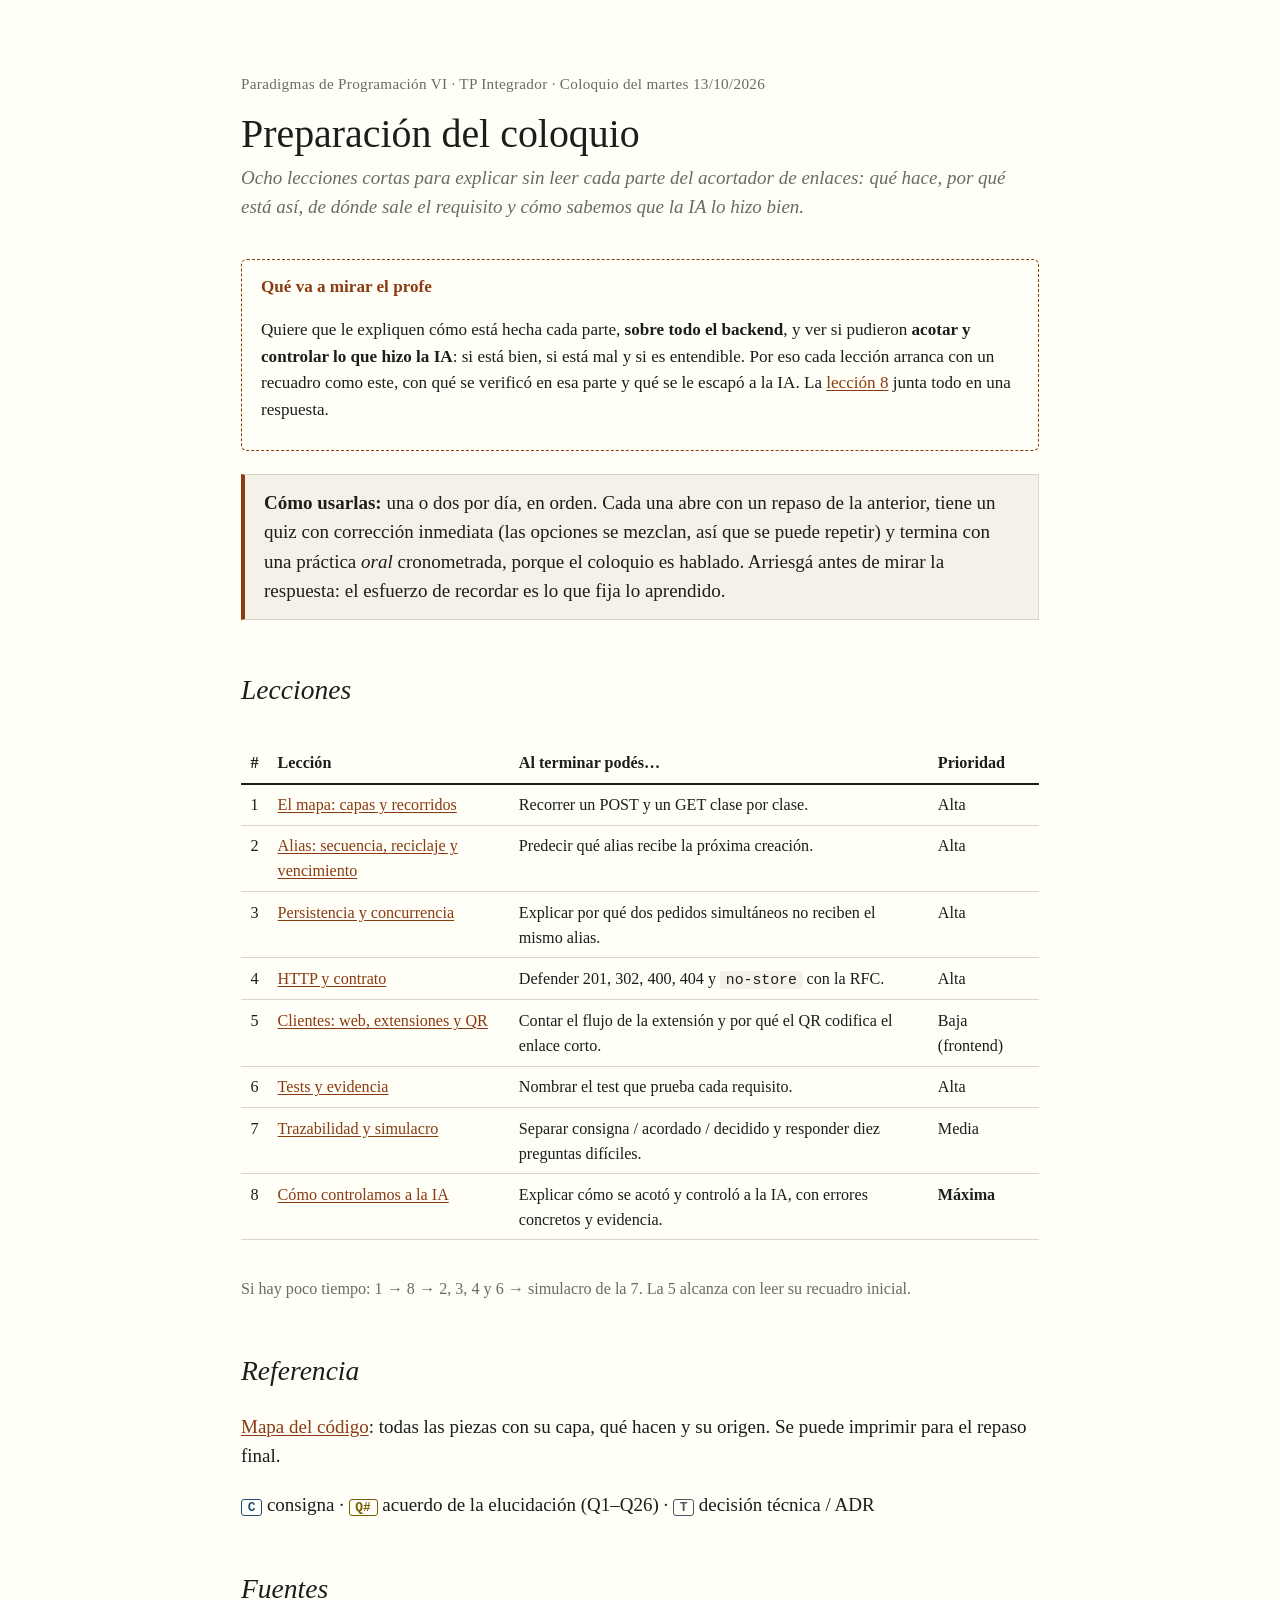
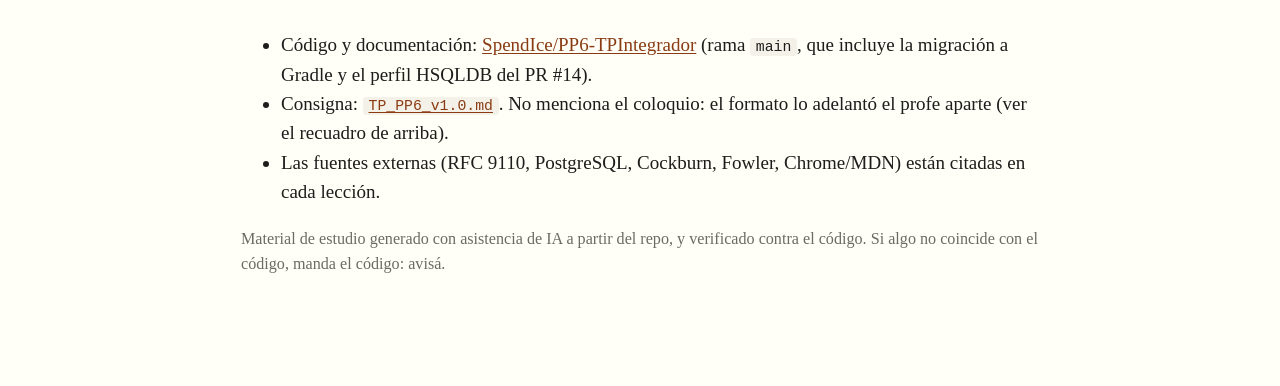
<file: index.html>
<!DOCTYPE html>
<html lang="es">
<head>
<meta charset="utf-8">
<meta name="viewport" content="width=device-width, initial-scale=1">
<title>Coloquio TP Integrador</title>
<link rel="stylesheet" href="assets/curso.css">
</head>
<body>
<main>

<p class="meta">Paradigmas de Programación VI · TP Integrador · Coloquio del martes 13/10/2026</p>
<h1>Preparación del coloquio</h1>
<p class="subtitulo">Ocho lecciones cortas para explicar sin leer cada parte del acortador de enlaces: qué hace,
por qué está así, de dónde sale el requisito y cómo sabemos que la IA lo hizo bien.</p>

<div class="control">
  <strong>Qué va a mirar el profe</strong>
  <p>Quiere que le expliquen cómo está hecha cada parte, <strong>sobre todo el backend</strong>, y ver si pudieron
  <strong>acotar y controlar lo que hizo la IA</strong>: si está bien, si está mal y si es entendible. Por eso cada
  lección arranca con un recuadro como este, con qué se verificó en esa parte y qué se le escapó a la IA. La
  <a href="lessons/0008-como-controlamos-a-la-ia.html">lección 8</a> junta todo en una respuesta.</p>
</div>

<div class="victoria">
  <strong>Cómo usarlas:</strong> una o dos por día, en orden. Cada una abre con un repaso de la anterior, tiene un
  quiz con corrección inmediata (las opciones se mezclan, así que se puede repetir) y termina con una práctica
  <em>oral</em> cronometrada, porque el coloquio es hablado. Arriesgá antes de mirar la respuesta: el esfuerzo de
  recordar es lo que fija lo aprendido.
</div>

<h2>Lecciones</h2>
<div class="tabla-scroll"><table>
<tr><th>#</th><th>Lección</th><th>Al terminar podés…</th><th>Prioridad</th></tr>
<tr><td>1</td><td><a href="lessons/0001-el-mapa-capas-y-recorridos.html">El mapa: capas y recorridos</a></td><td>Recorrer un POST y un GET clase por clase.</td><td>Alta</td></tr>
<tr><td>2</td><td><a href="lessons/0002-alias-secuencia-reciclaje-vencimiento.html">Alias: secuencia, reciclaje y vencimiento</a></td><td>Predecir qué alias recibe la próxima creación.</td><td>Alta</td></tr>
<tr><td>3</td><td><a href="lessons/0003-persistencia-y-concurrencia.html">Persistencia y concurrencia</a></td><td>Explicar por qué dos pedidos simultáneos no reciben el mismo alias.</td><td>Alta</td></tr>
<tr><td>4</td><td><a href="lessons/0004-http-y-contrato.html">HTTP y contrato</a></td><td>Defender 201, 302, 400, 404 y <code>no-store</code> con la RFC.</td><td>Alta</td></tr>
<tr><td>5</td><td><a href="lessons/0005-clientes-web-extensiones-qr.html">Clientes: web, extensiones y QR</a></td><td>Contar el flujo de la extensión y por qué el QR codifica el enlace corto.</td><td>Baja (frontend)</td></tr>
<tr><td>6</td><td><a href="lessons/0006-tests-y-evidencia.html">Tests y evidencia</a></td><td>Nombrar el test que prueba cada requisito.</td><td>Alta</td></tr>
<tr><td>7</td><td><a href="lessons/0007-trazabilidad-y-simulacro.html">Trazabilidad y simulacro</a></td><td>Separar consigna / acordado / decidido y responder diez preguntas difíciles.</td><td>Media</td></tr>
<tr><td>8</td><td><a href="lessons/0008-como-controlamos-a-la-ia.html">Cómo controlamos a la IA</a></td><td>Explicar cómo se acotó y controló a la IA, con errores concretos y evidencia.</td><td><strong>Máxima</strong></td></tr>
</table></div>

<p class="nota">Si hay poco tiempo: 1 → 8 → 2, 3, 4 y 6 → simulacro de la 7. La 5 alcanza con leer su recuadro inicial.</p>

<h2>Referencia</h2>
<p><a href="reference/mapa-del-codigo.html">Mapa del código</a>: todas las piezas con su capa, qué hacen y su origen.
Se puede imprimir para el repaso final.</p>

<p><span class="tag c">C</span> consigna · <span class="tag q">Q#</span> acuerdo de la elucidación (Q1–Q26) ·
<span class="tag t">T</span> decisión técnica / ADR</p>

<h2>Fuentes</h2>
<ul>
  <li>Código y documentación: <a href="https://github.com/SpendIce/PP6-TPIntegrador">SpendIce/PP6-TPIntegrador</a>
  (rama <code>main</code>, que incluye la migración a Gradle y el perfil HSQLDB del PR #14).</li>
  <li>Consigna: <a href="https://github.com/SpendIce/PP6-TPIntegrador/blob/main/TP_PP6_v1.0.md"><code>TP_PP6_v1.0.md</code></a>.
  No menciona el coloquio: el formato lo adelantó el profe aparte (ver el recuadro de arriba).</li>
  <li>Las fuentes externas (RFC 9110, PostgreSQL, Cockburn, Fowler, Chrome/MDN) están citadas en cada lección.</li>
</ul>

<p class="nota">Material de estudio generado con asistencia de IA a partir del repo, y verificado contra el código.
Si algo no coincide con el código, manda el código: avisá.</p>

</main>
</body>
</html>
</file>
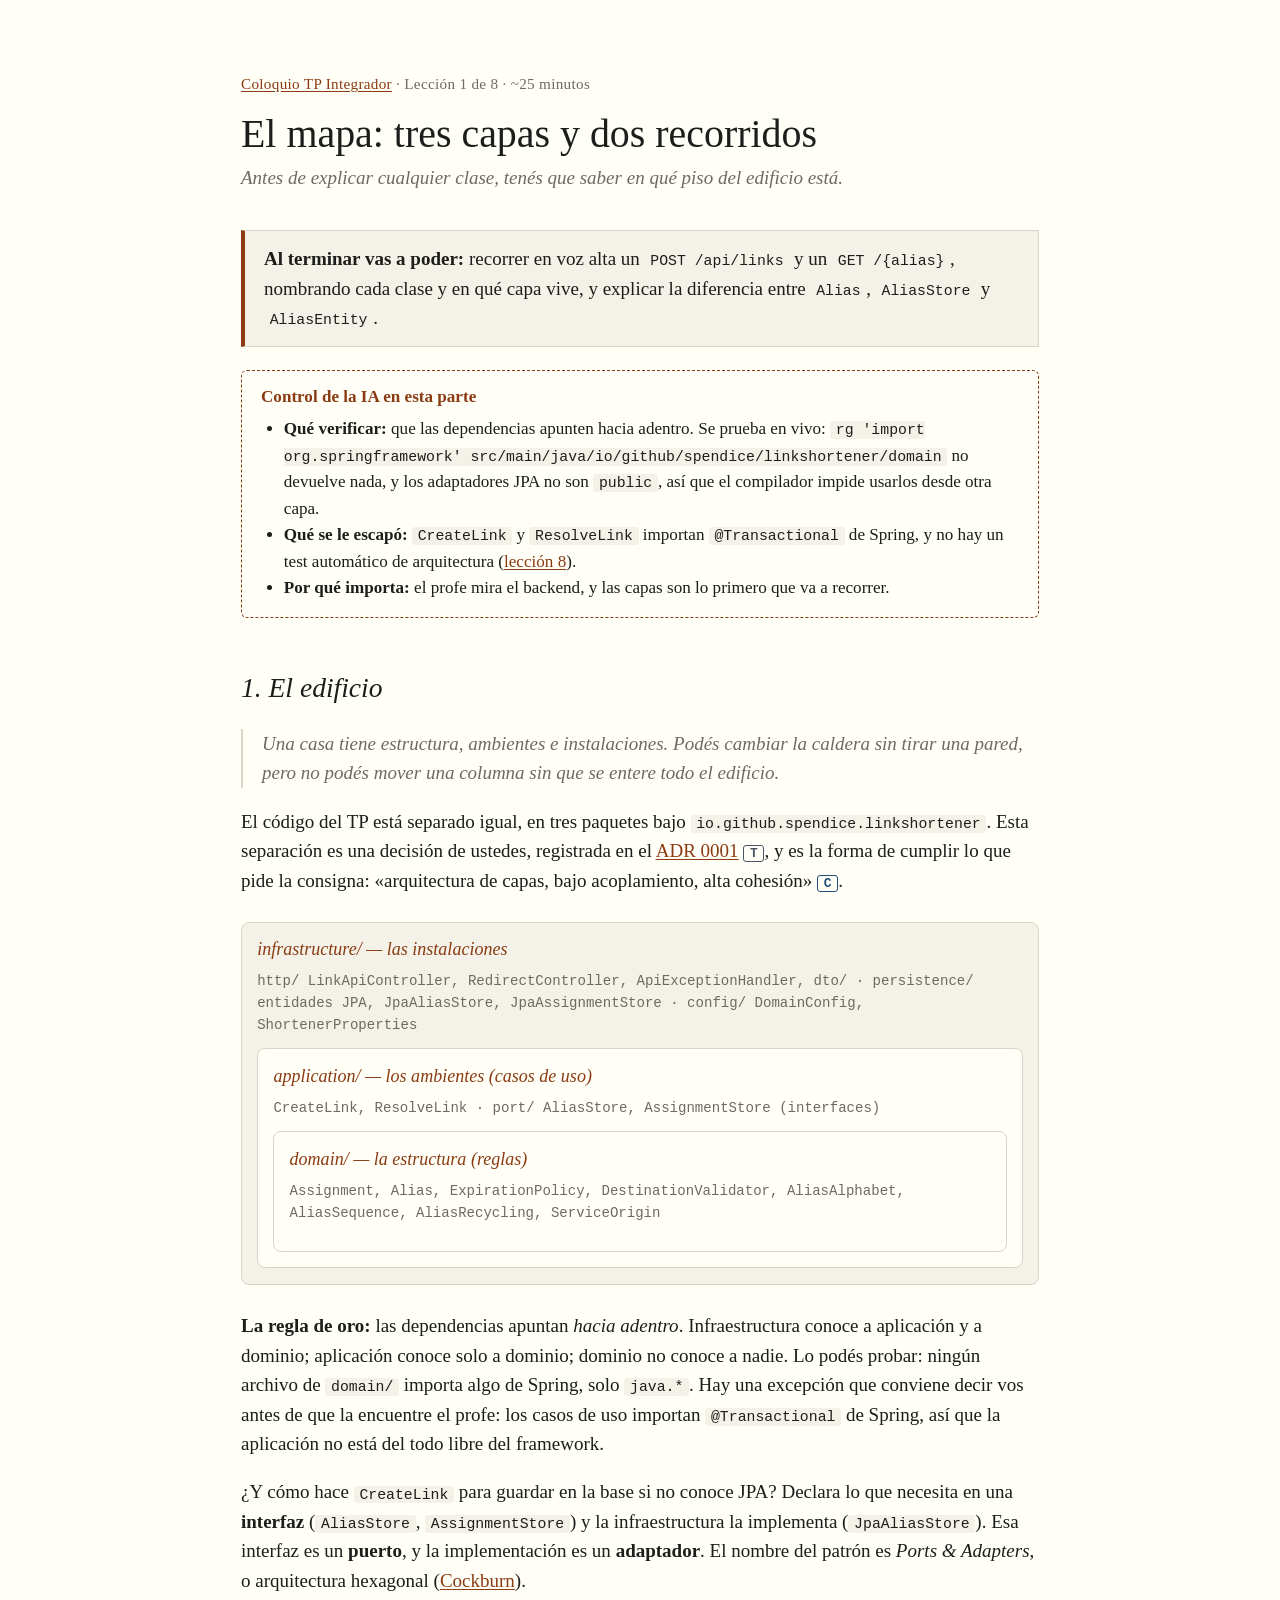
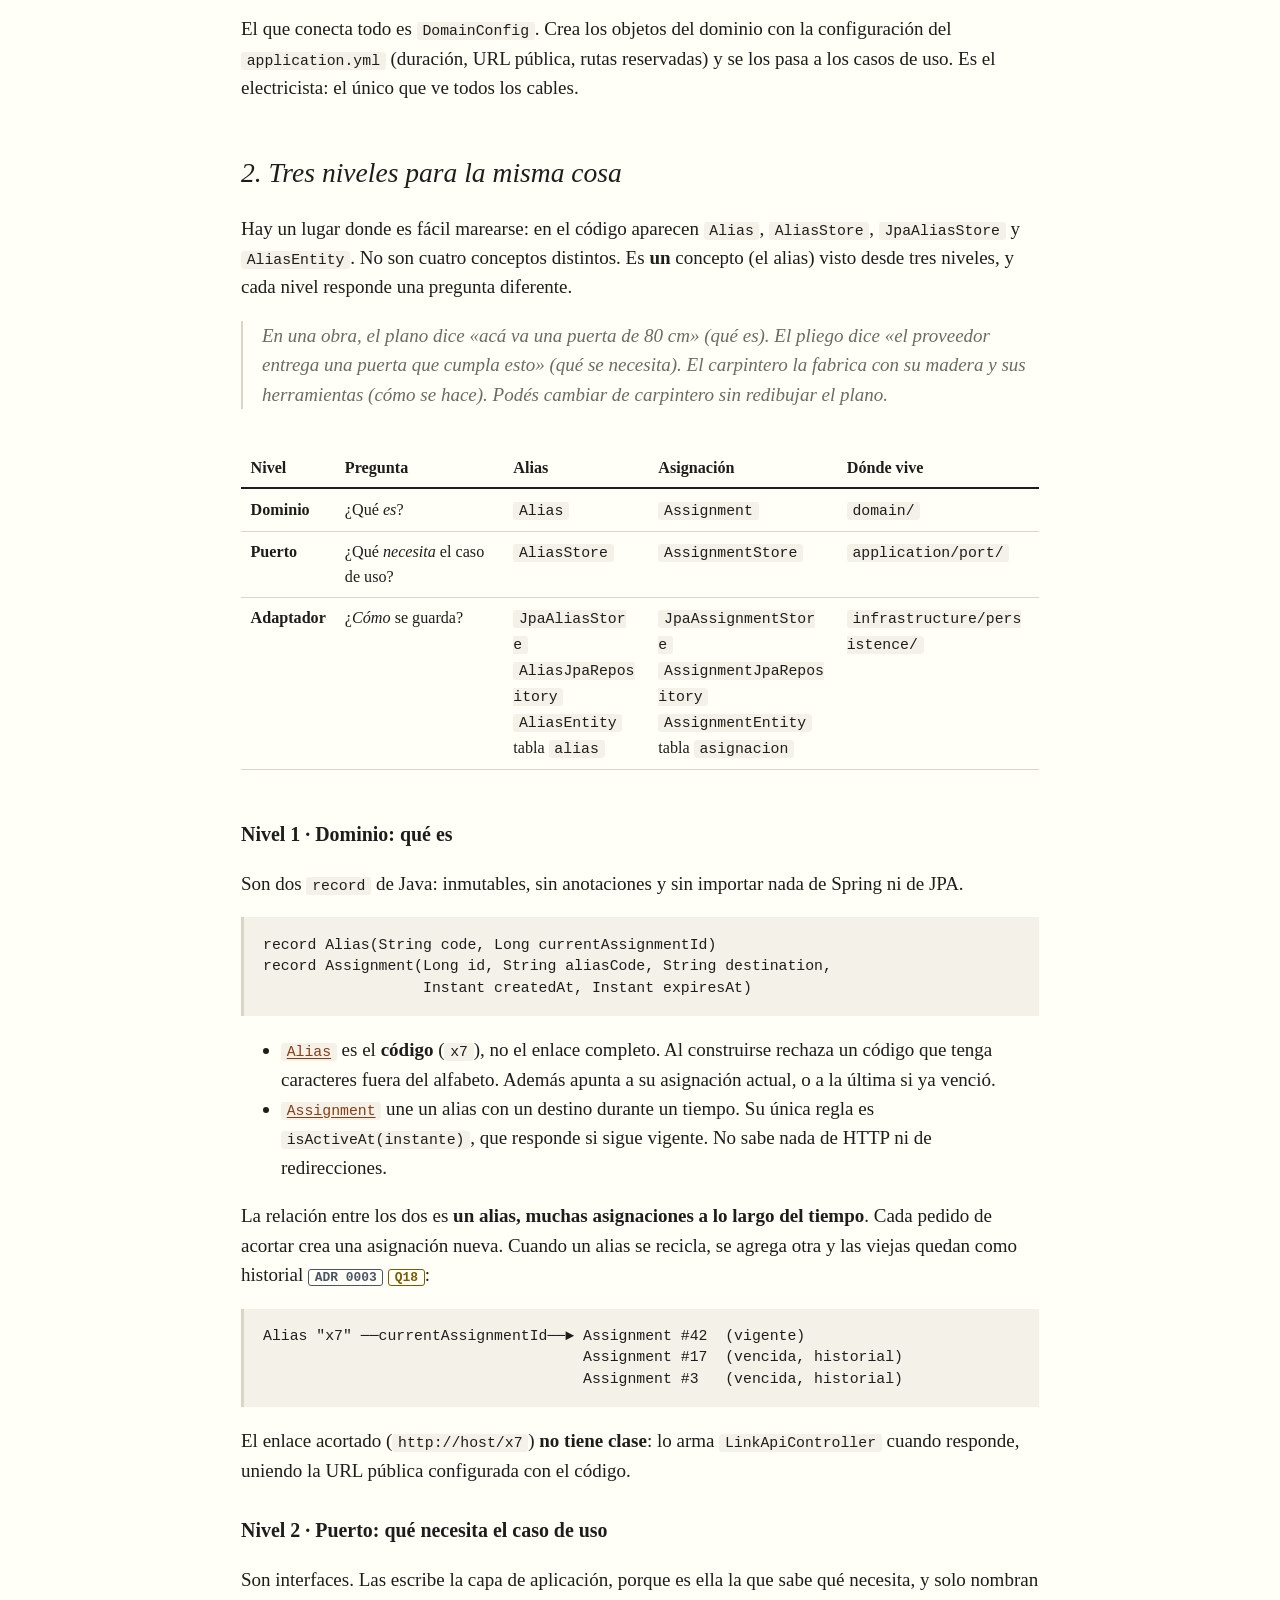
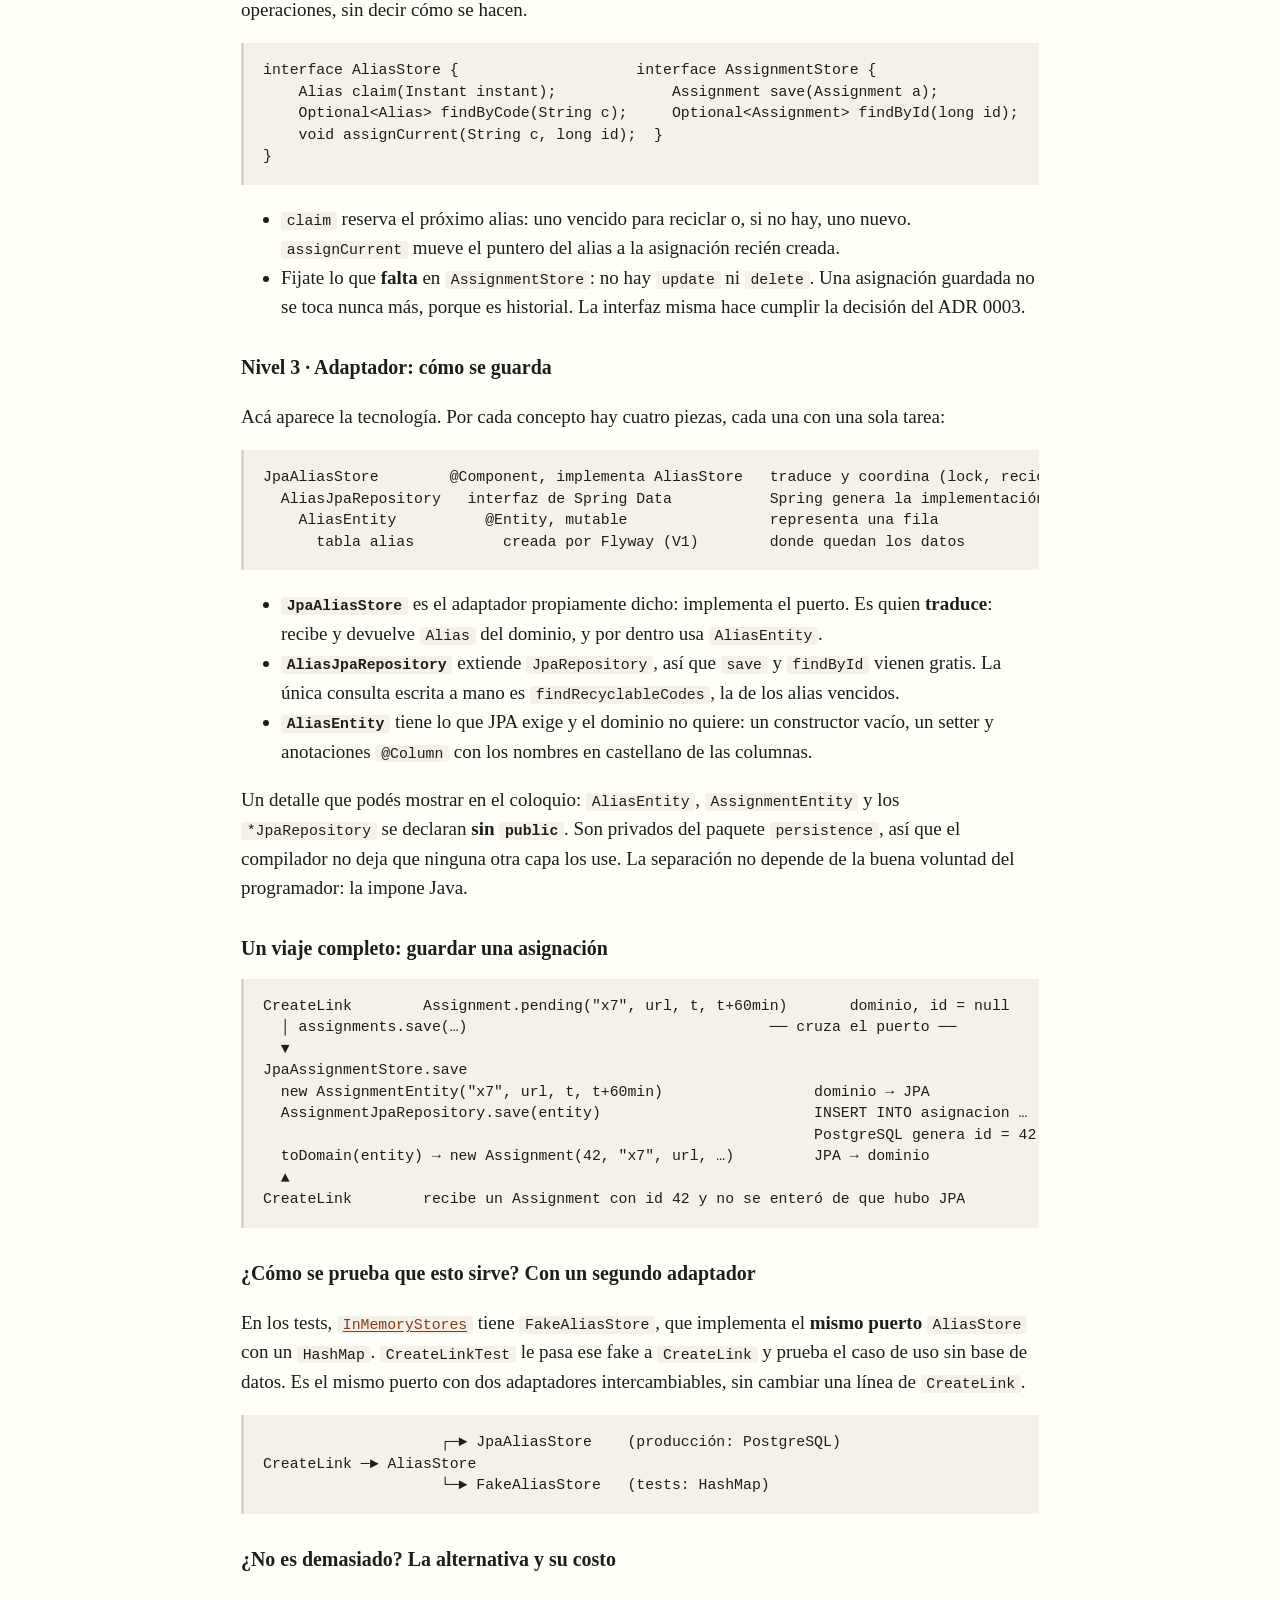
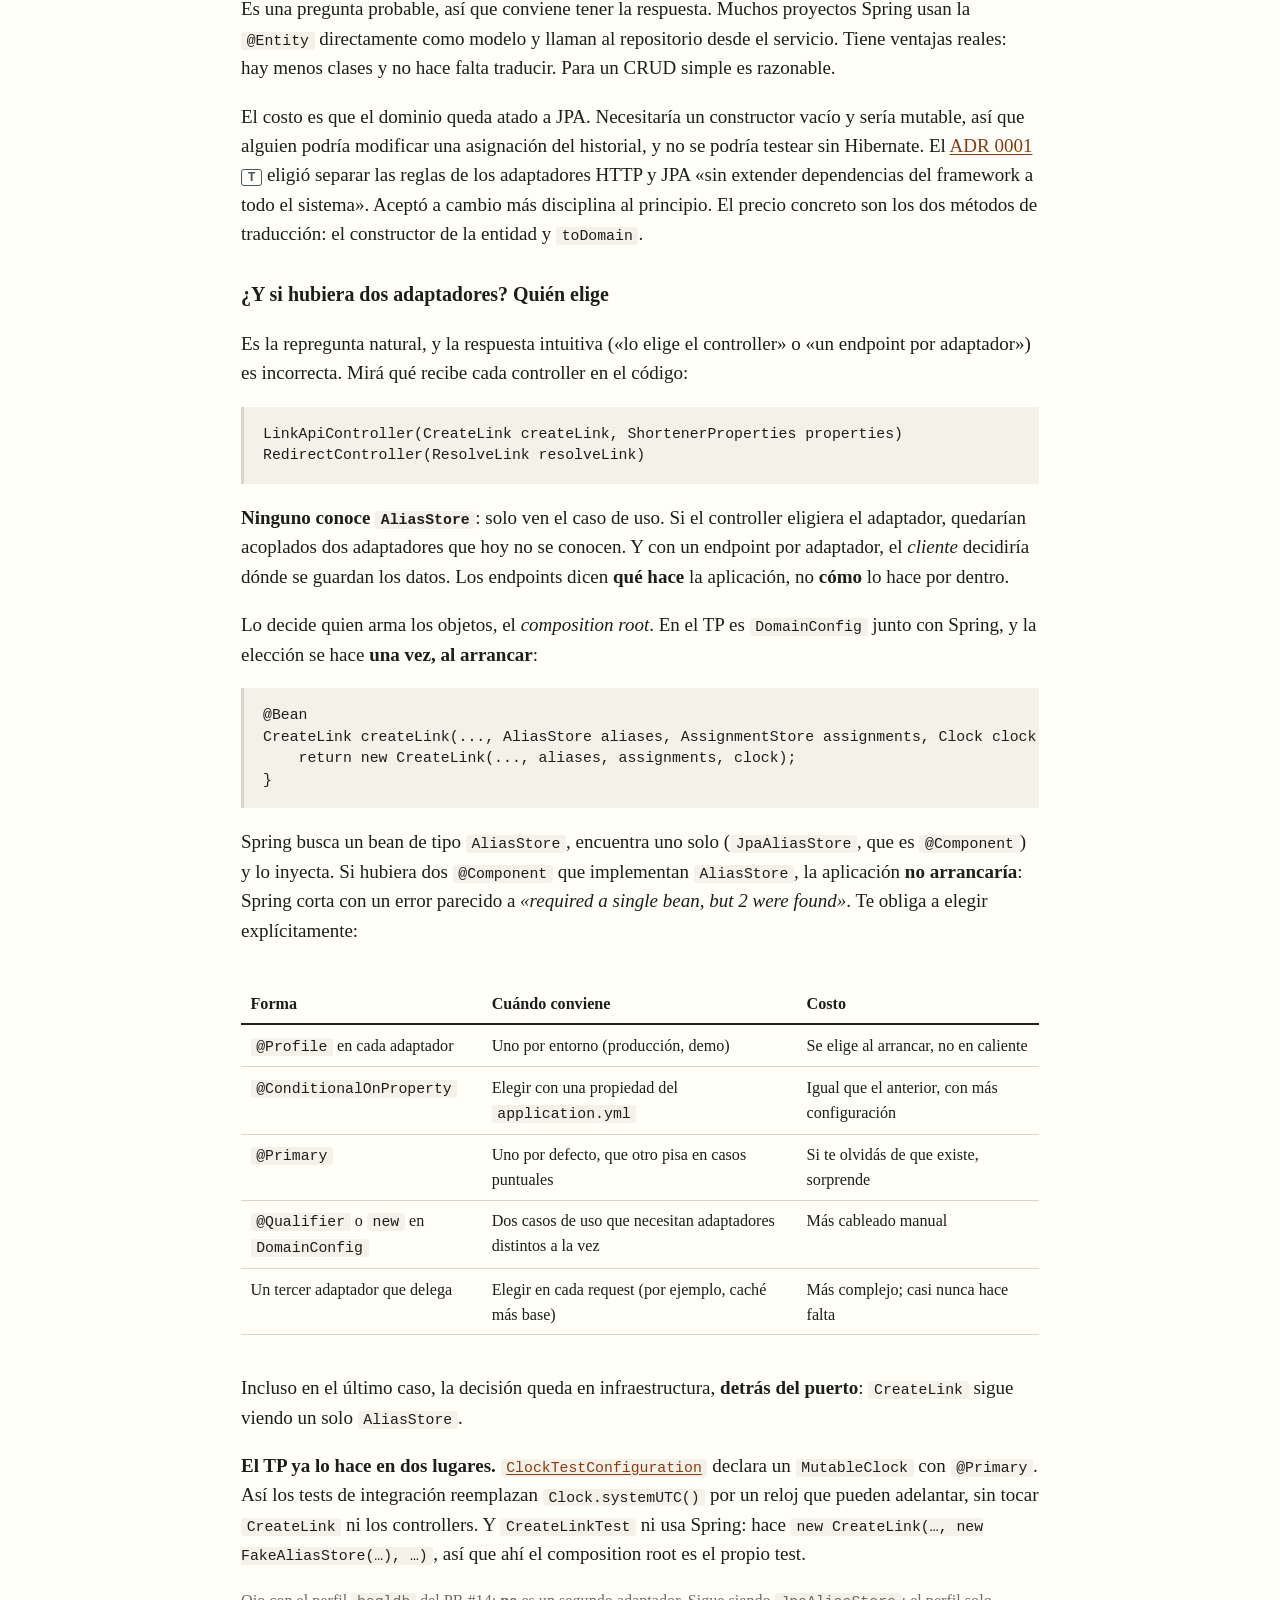
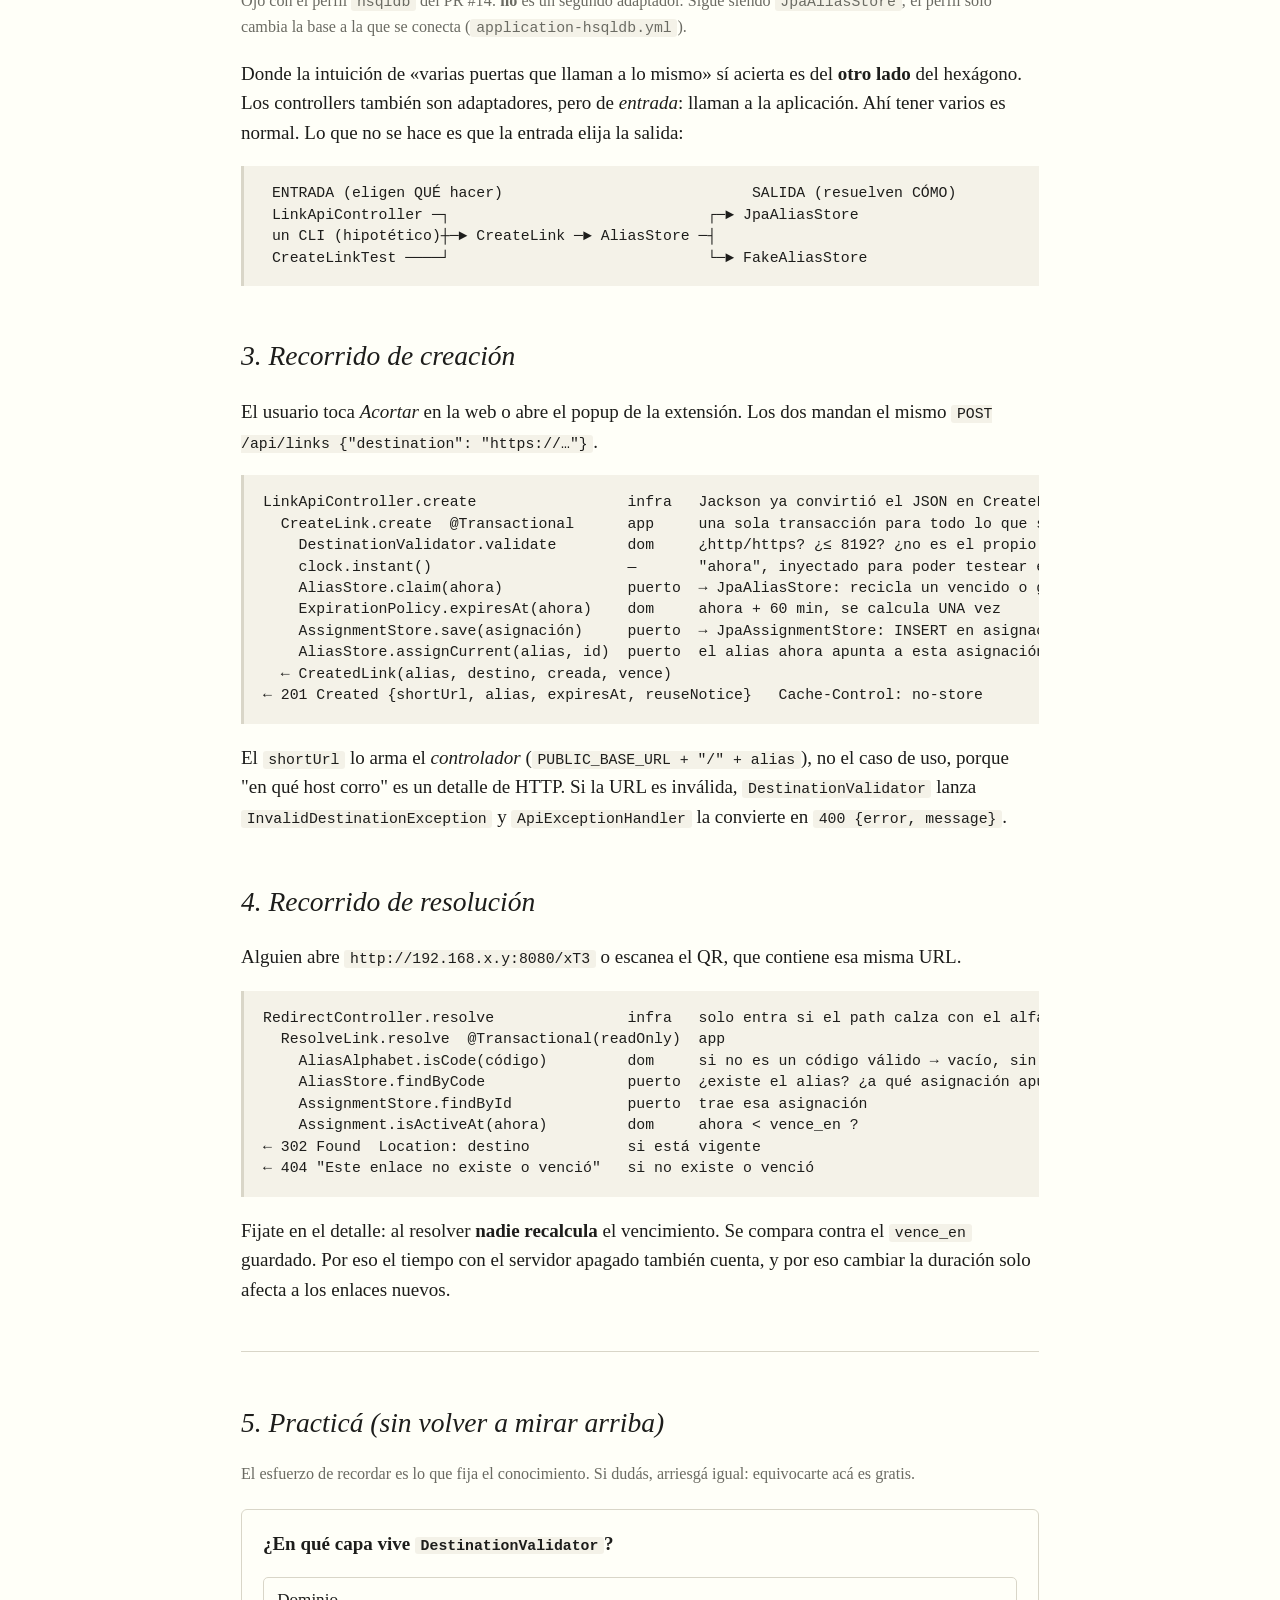
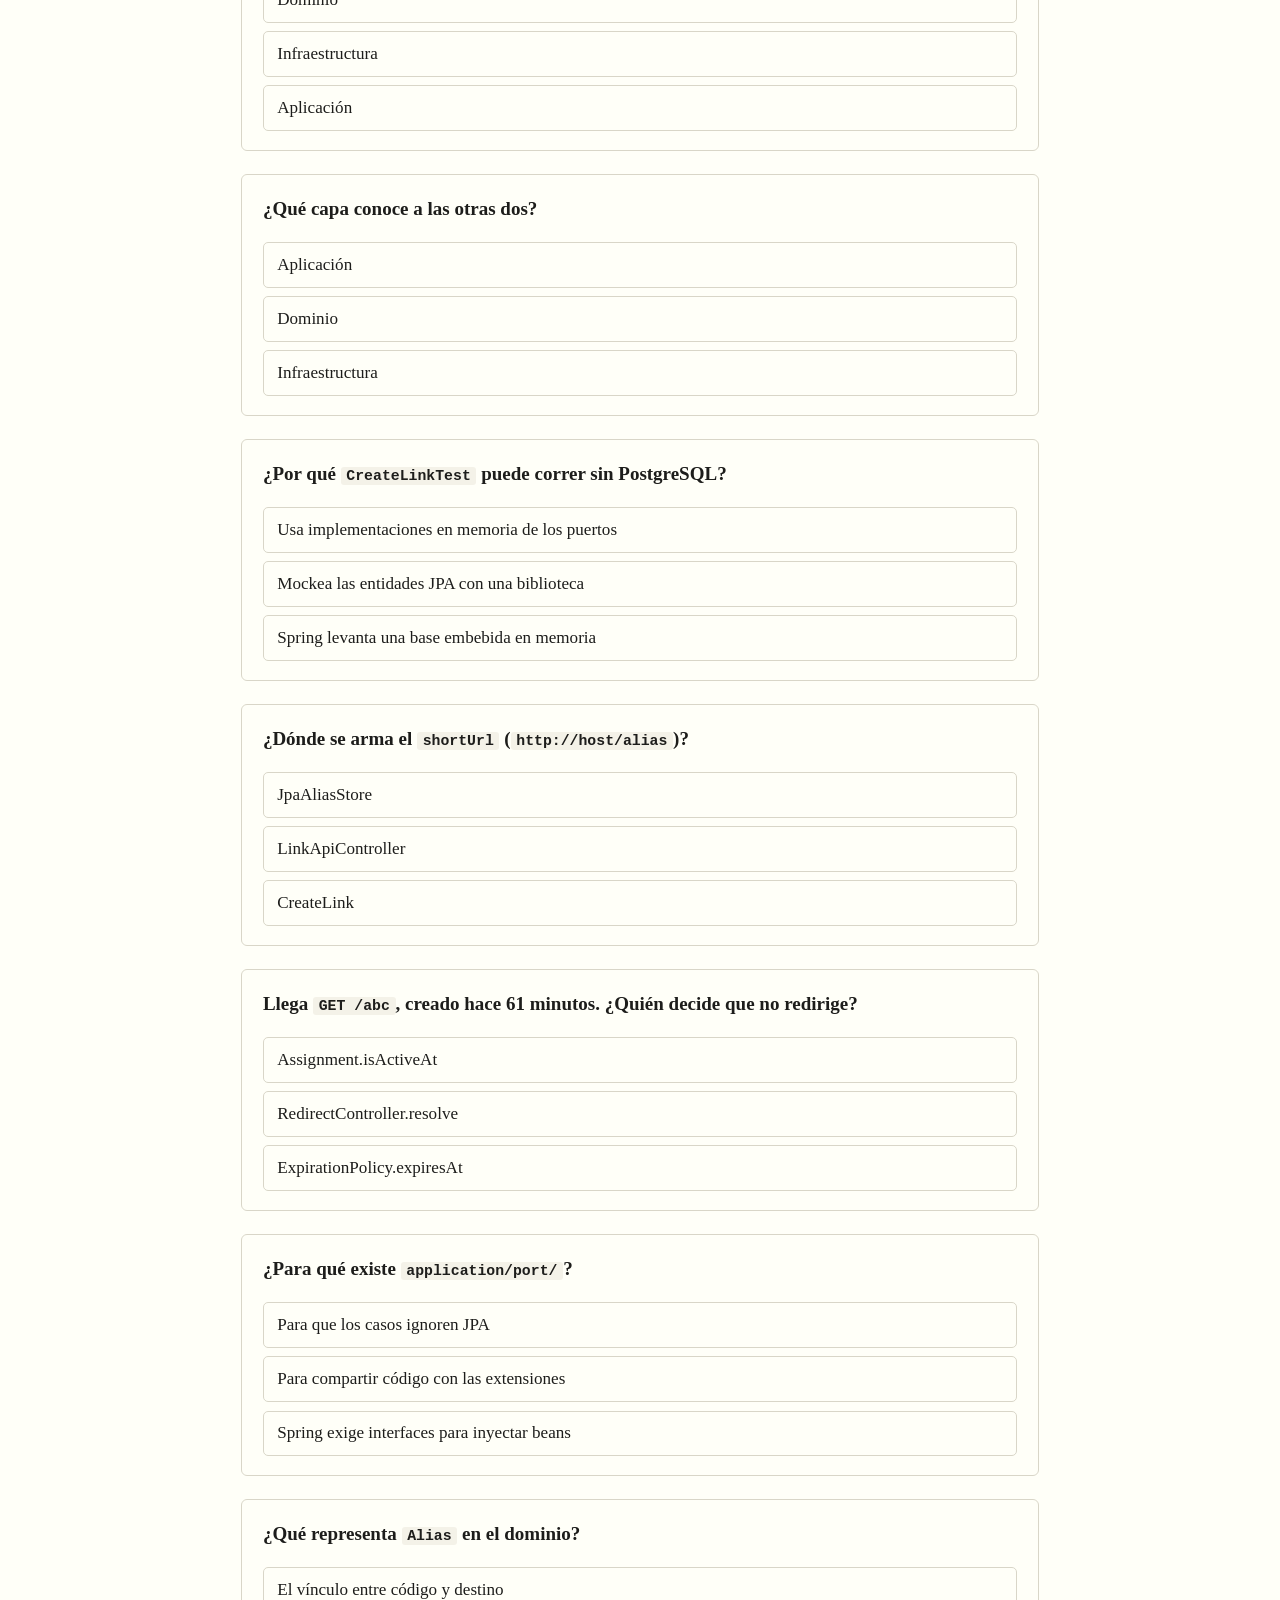
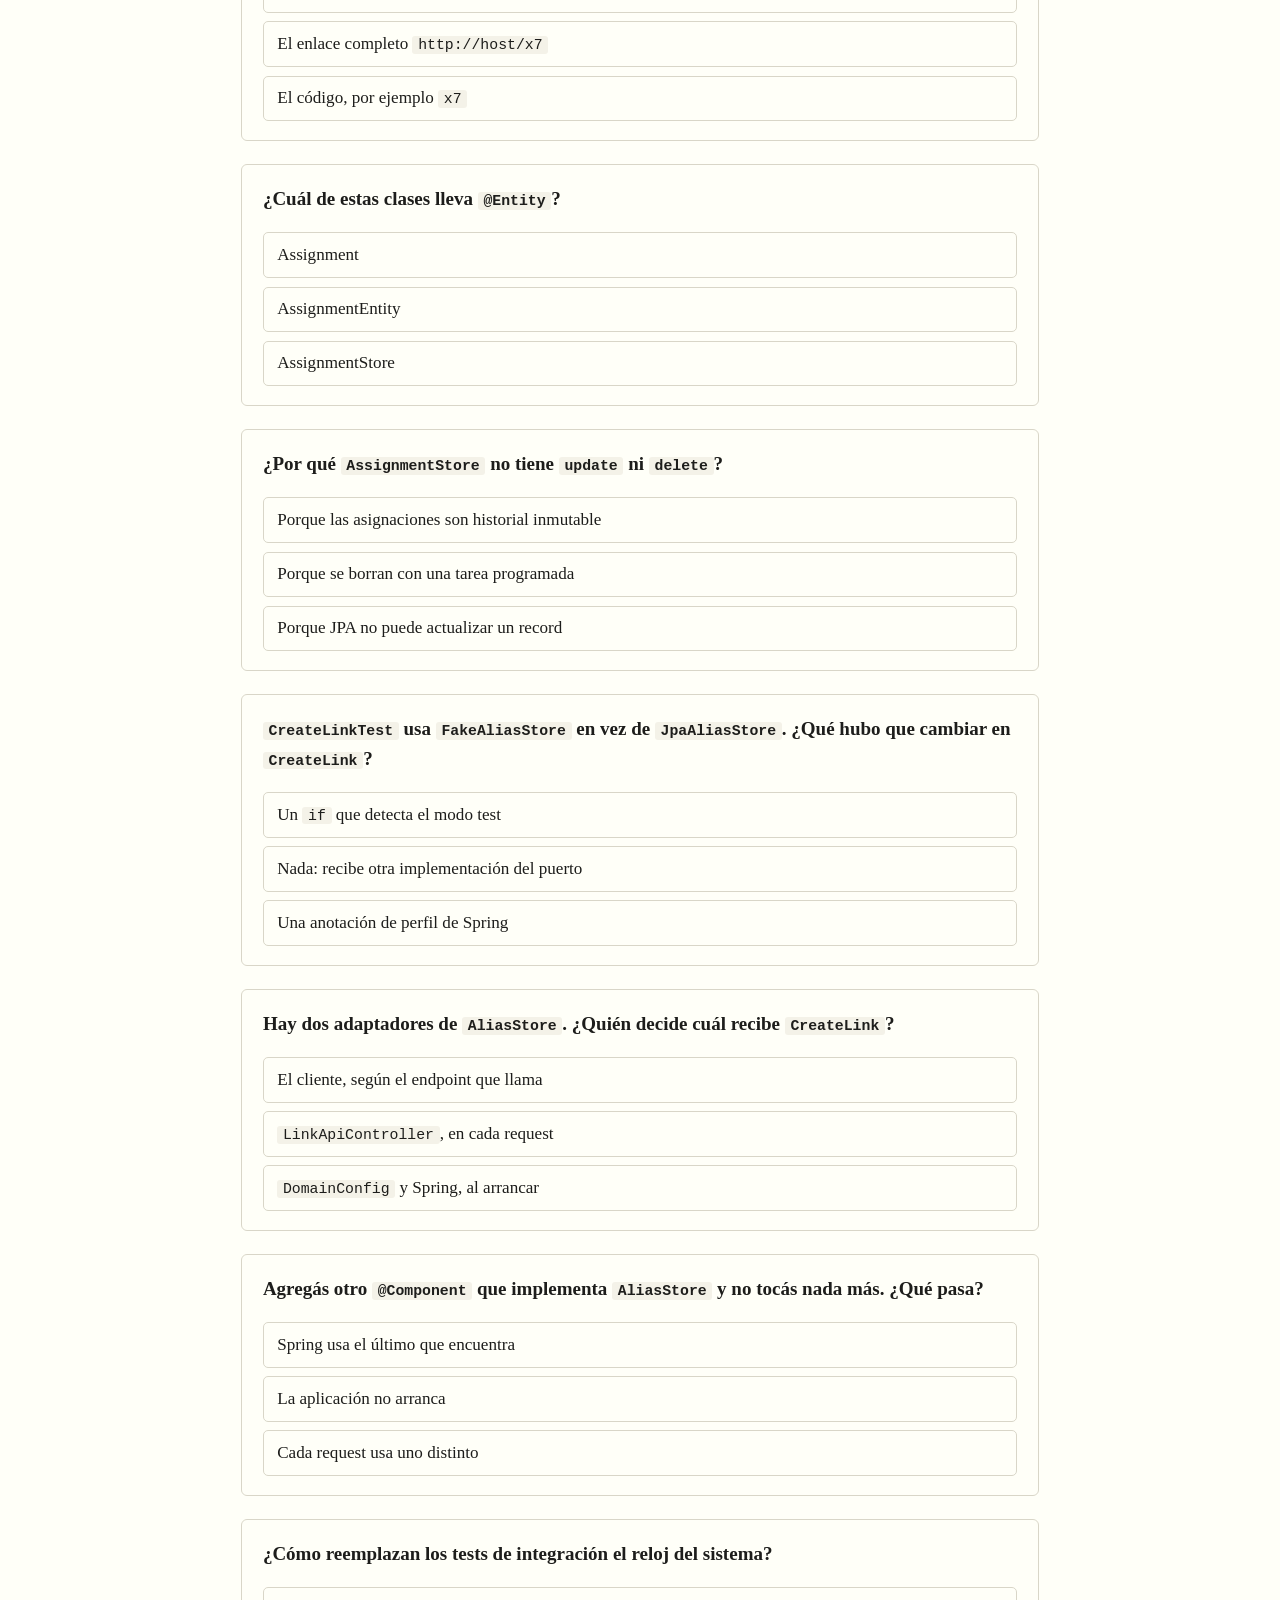
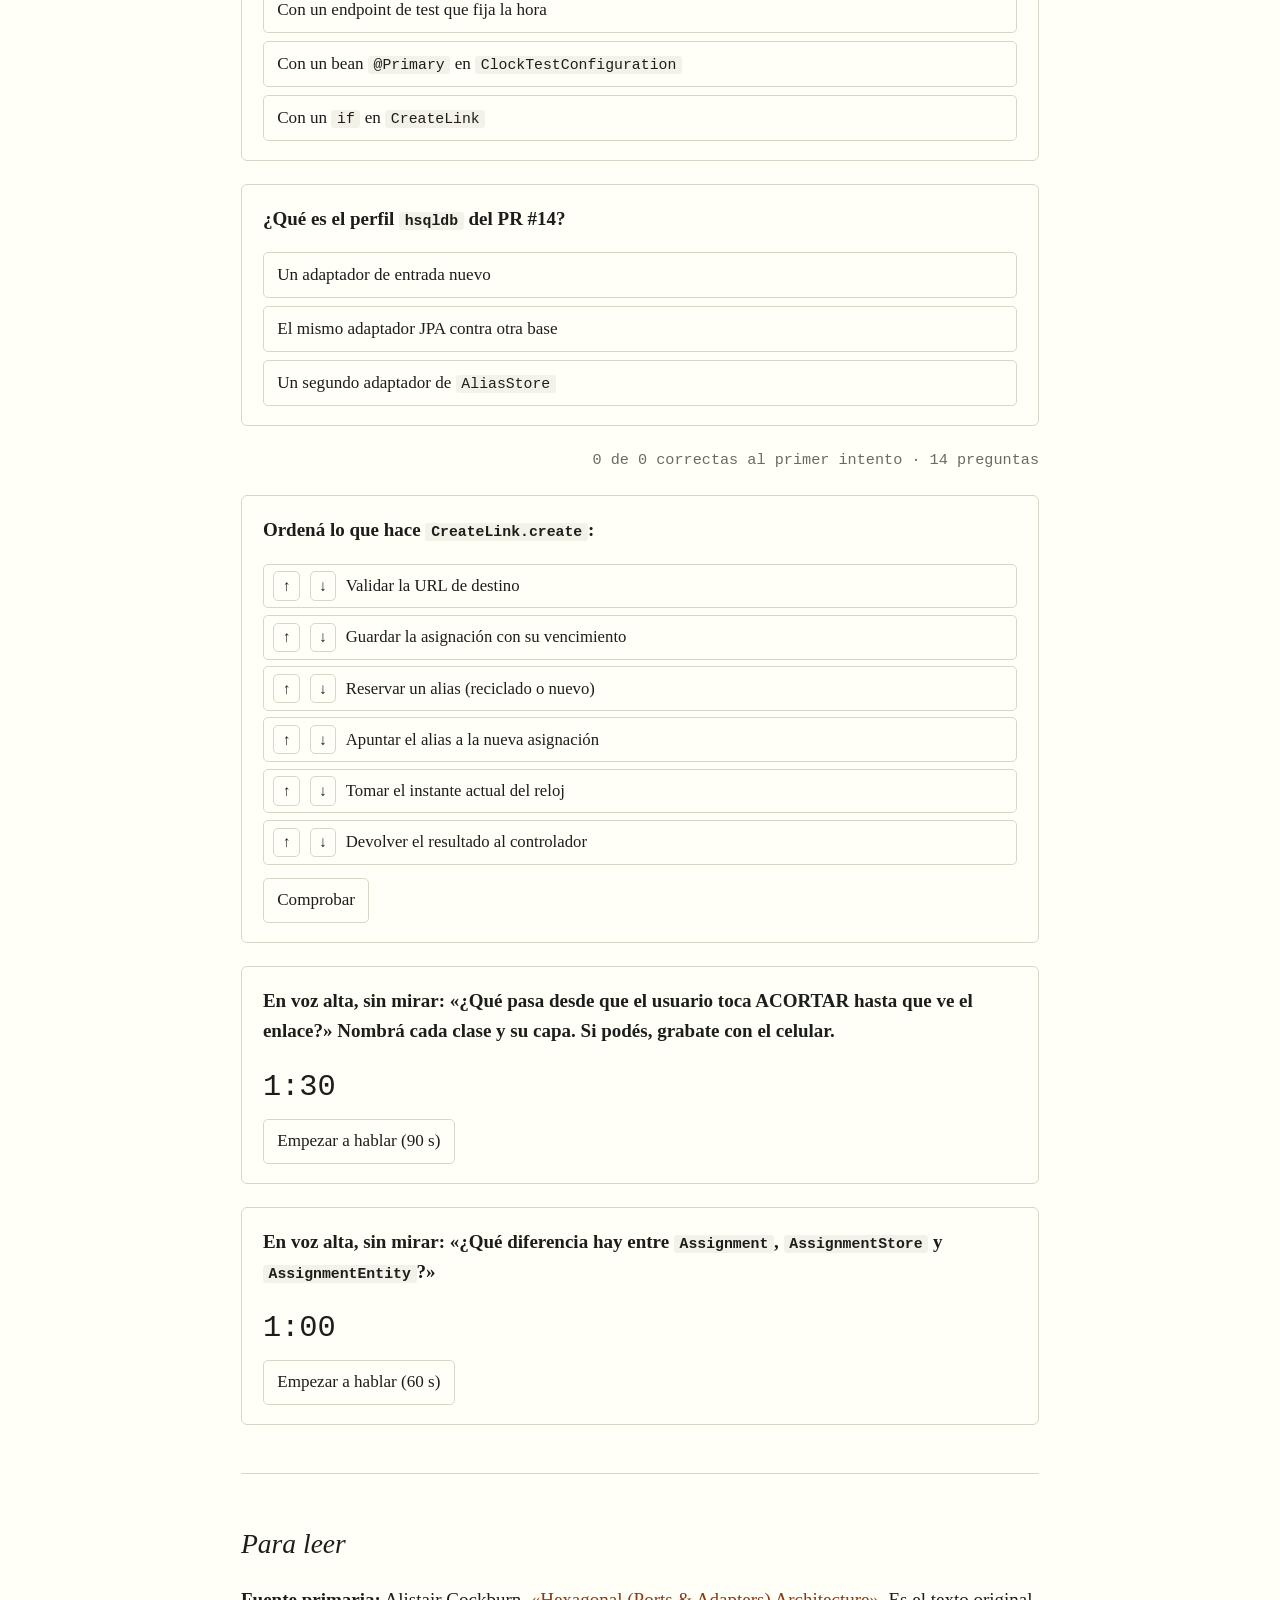
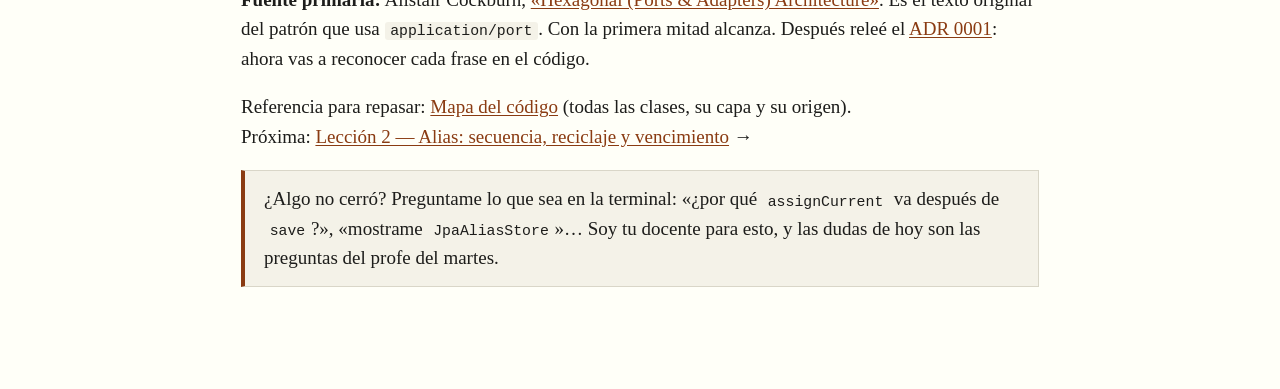
<file: lessons/0001-el-mapa-capas-y-recorridos.html>
<!DOCTYPE html>
<html lang="es">
<head>
<meta charset="utf-8">
<meta name="viewport" content="width=device-width, initial-scale=1">
<title>Lección 1 · El mapa del acortador</title>
<link rel="stylesheet" href="../assets/curso.css">
</head>
<body>
<main>

<p class="meta"><a href="../index.html">Coloquio TP Integrador</a> · Lección 1 de 8 · ~25 minutos</p>
<h1>El mapa: tres capas y dos recorridos</h1>
<p class="subtitulo">Antes de explicar cualquier clase, tenés que saber en qué piso del edificio está.</p>

<div class="victoria">
  <strong>Al terminar vas a poder:</strong> recorrer en voz alta un <code>POST /api/links</code> y un
  <code>GET /{alias}</code>, nombrando cada clase y en qué capa vive, y explicar la diferencia entre
  <code>Alias</code>, <code>AliasStore</code> y <code>AliasEntity</code>.
</div>

<div class="control">
  <strong>Control de la IA en esta parte</strong>
  <ul>
    <li><strong>Qué verificar:</strong> que las dependencias apunten hacia adentro. Se prueba en vivo:
    <code>rg 'import org.springframework' src/main/java/io/github/spendice/linkshortener/domain</code> no devuelve
    nada, y los adaptadores JPA no son <code>public</code>, así que el compilador impide usarlos desde otra capa.</li>
    <li><strong>Qué se le escapó:</strong> <code>CreateLink</code> y <code>ResolveLink</code> importan
    <code>@Transactional</code> de Spring, y no hay un test automático de arquitectura (<a href="0008-como-controlamos-a-la-ia.html">lección 8</a>).</li>
    <li><strong>Por qué importa:</strong> el profe mira el backend, y las capas son lo primero que va a recorrer.</li>
  </ul>
</div>

<h2>1. El edificio</h2>

<p class="analogia">Una casa tiene estructura, ambientes e instalaciones. Podés cambiar la caldera
sin tirar una pared, pero no podés mover una columna sin que se entere todo el edificio.</p>

<p>El código del TP está separado igual, en tres paquetes bajo
<code>io.github.spendice.linkshortener</code>. Esta separación es una decisión de ustedes,
registrada en el <a href="https://github.com/SpendIce/PP6-TPIntegrador/blob/main/docs/adr/0001-monolito-modular.md">ADR 0001</a> <span class="tag t">T</span>,
y es la forma de cumplir lo que pide la consigna: «arquitectura de capas, bajo acoplamiento, alta
cohesión» <span class="tag c">C</span>.</p>

<div class="capas" role="img" aria-label="Tres capas anidadas: infraestructura contiene a aplicación, que contiene a dominio">
  <div class="capa infra">
    <span class="nombre">infrastructure/ — las instalaciones</span>
    <span class="clases">http/ LinkApiController, RedirectController, ApiExceptionHandler, dto/ · persistence/ entidades JPA, JpaAliasStore, JpaAssignmentStore · config/ DomainConfig, ShortenerProperties</span>
    <div class="capa">
      <span class="nombre">application/ — los ambientes (casos de uso)</span>
      <span class="clases">CreateLink, ResolveLink · port/ AliasStore, AssignmentStore (interfaces)</span>
      <div class="capa">
        <span class="nombre">domain/ — la estructura (reglas)</span>
        <span class="clases">Assignment, Alias, ExpirationPolicy, DestinationValidator, AliasAlphabet, AliasSequence, AliasRecycling, ServiceOrigin</span>
      </div>
    </div>
  </div>
</div>

<p><strong>La regla de oro:</strong> las dependencias apuntan <em>hacia adentro</em>. Infraestructura
conoce a aplicación y a dominio; aplicación conoce solo a dominio; dominio no conoce a nadie.
Lo podés probar: ningún archivo de <code>domain/</code> importa algo de Spring, solo <code>java.*</code>.
Hay una excepción que conviene decir vos antes de que la encuentre el profe: los casos de uso importan
<code>@Transactional</code> de Spring, así que la aplicación no está del todo libre del framework.</p>

<p>¿Y cómo hace <code>CreateLink</code> para guardar en la base si no conoce JPA? Declara lo que
necesita en una <strong>interfaz</strong> (<code>AliasStore</code>, <code>AssignmentStore</code>) y
la infraestructura la implementa (<code>JpaAliasStore</code>). Esa interfaz es un
<strong>puerto</strong>, y la implementación es un <strong>adaptador</strong>. El nombre del patrón
es <em>Ports &amp; Adapters</em>, o arquitectura hexagonal
(<a href="https://alistair.cockburn.us/hexagonal-architecture/">Cockburn</a>).</p>

<p>El que conecta todo es <code>DomainConfig</code>. Crea los objetos del dominio con la
configuración del <code>application.yml</code> (duración, URL pública, rutas reservadas) y se los
pasa a los casos de uso. Es el electricista: el único que ve todos los cables.</p>

<h2>2. Tres niveles para la misma cosa</h2>

<p>Hay un lugar donde es fácil marearse: en el código aparecen <code>Alias</code>, <code>AliasStore</code>,
<code>JpaAliasStore</code> y <code>AliasEntity</code>. No son cuatro conceptos distintos. Es <strong>un</strong>
concepto (el alias) visto desde tres niveles, y cada nivel responde una pregunta diferente.</p>

<p class="analogia">En una obra, el plano dice «acá va una puerta de 80 cm» (qué es). El pliego dice «el
proveedor entrega una puerta que cumpla esto» (qué se necesita). El carpintero la fabrica con su madera y sus
herramientas (cómo se hace). Podés cambiar de carpintero sin redibujar el plano.</p>

<div class="tabla-scroll"><table>
<tr><th>Nivel</th><th>Pregunta</th><th>Alias</th><th>Asignación</th><th>Dónde vive</th></tr>
<tr><td><strong>Dominio</strong></td><td>¿Qué <em>es</em>?</td><td><code>Alias</code></td><td><code>Assignment</code></td><td><code>domain/</code></td></tr>
<tr><td><strong>Puerto</strong></td><td>¿Qué <em>necesita</em> el caso de uso?</td><td><code>AliasStore</code></td><td><code>AssignmentStore</code></td><td><code>application/port/</code></td></tr>
<tr><td><strong>Adaptador</strong></td><td>¿<em>Cómo</em> se guarda?</td><td><code>JpaAliasStore</code><br><code>AliasJpaRepository</code><br><code>AliasEntity</code><br>tabla <code>alias</code></td><td><code>JpaAssignmentStore</code><br><code>AssignmentJpaRepository</code><br><code>AssignmentEntity</code><br>tabla <code>asignacion</code></td><td><code>infrastructure/persistence/</code></td></tr>
</table></div>

<h3>Nivel 1 · Dominio: qué es</h3>

<p>Son dos <code>record</code> de Java: inmutables, sin anotaciones y sin importar nada de Spring ni de JPA.</p>
<pre><code>record Alias(String code, Long currentAssignmentId)
record Assignment(Long id, String aliasCode, String destination,
                  Instant createdAt, Instant expiresAt)</code></pre>
<ul>
  <li><a href="https://github.com/SpendIce/PP6-TPIntegrador/blob/main/src/main/java/io/github/spendice/linkshortener/domain/Alias.java"><code>Alias</code></a>
  es el <strong>código</strong> (<code>x7</code>), no el enlace completo. Al construirse rechaza un código que tenga
  caracteres fuera del alfabeto. Además apunta a su asignación actual, o a la última si ya venció.</li>
  <li><a href="https://github.com/SpendIce/PP6-TPIntegrador/blob/main/src/main/java/io/github/spendice/linkshortener/domain/Assignment.java"><code>Assignment</code></a>
  une un alias con un destino durante un tiempo. Su única regla es <code>isActiveAt(instante)</code>, que
  responde si sigue vigente. No sabe nada de HTTP ni de redirecciones.</li>
</ul>
<p>La relación entre los dos es <strong>un alias, muchas asignaciones a lo largo del tiempo</strong>. Cada pedido de
acortar crea una asignación nueva. Cuando un alias se recicla, se agrega otra y las viejas quedan como historial
<span class="tag t">ADR 0003</span> <span class="tag q">Q18</span>:</p>
<pre><code>Alias "x7" ──currentAssignmentId──► Assignment #42  (vigente)
                                    Assignment #17  (vencida, historial)
                                    Assignment #3   (vencida, historial)</code></pre>
<p>El enlace acortado (<code>http://host/x7</code>) <strong>no tiene clase</strong>: lo arma
<code>LinkApiController</code> cuando responde, uniendo la URL pública configurada con el código.</p>

<h3>Nivel 2 · Puerto: qué necesita el caso de uso</h3>

<p>Son interfaces. Las escribe la capa de aplicación, porque es ella la que sabe qué necesita, y solo
nombran operaciones, sin decir cómo se hacen.</p>
<pre><code>interface AliasStore {                    interface AssignmentStore {
    Alias claim(Instant instant);             Assignment save(Assignment a);
    Optional&lt;Alias&gt; findByCode(String c);     Optional&lt;Assignment&gt; findById(long id);
    void assignCurrent(String c, long id);  }
}</code></pre>
<ul>
  <li><code>claim</code> reserva el próximo alias: uno vencido para reciclar o, si no hay, uno nuevo.
  <code>assignCurrent</code> mueve el puntero del alias a la asignación recién creada.</li>
  <li>Fijate lo que <strong>falta</strong> en <code>AssignmentStore</code>: no hay <code>update</code> ni
  <code>delete</code>. Una asignación guardada no se toca nunca más, porque es historial. La interfaz misma
  hace cumplir la decisión del ADR 0003.</li>
</ul>

<h3>Nivel 3 · Adaptador: cómo se guarda</h3>

<p>Acá aparece la tecnología. Por cada concepto hay cuatro piezas, cada una con una sola tarea:</p>
<pre><code>JpaAliasStore        @Component, implementa AliasStore   traduce y coordina (lock, reciclaje)
  AliasJpaRepository   interfaz de Spring Data           Spring genera la implementación
    AliasEntity          @Entity, mutable                representa una fila
      tabla alias          creada por Flyway (V1)        donde quedan los datos</code></pre>
<ul>
  <li><strong><code>JpaAliasStore</code></strong> es el adaptador propiamente dicho: implementa el puerto. Es
  quien <strong>traduce</strong>: recibe y devuelve <code>Alias</code> del dominio, y por dentro usa
  <code>AliasEntity</code>.</li>
  <li><strong><code>AliasJpaRepository</code></strong> extiende <code>JpaRepository</code>, así que
  <code>save</code> y <code>findById</code> vienen gratis. La única consulta escrita a mano es
  <code>findRecyclableCodes</code>, la de los alias vencidos.</li>
  <li><strong><code>AliasEntity</code></strong> tiene lo que JPA exige y el dominio no quiere: un constructor
  vacío, un setter y anotaciones <code>@Column</code> con los nombres en castellano de las columnas.</li>
</ul>
<p>Un detalle que podés mostrar en el coloquio: <code>AliasEntity</code>, <code>AssignmentEntity</code> y los
<code>*JpaRepository</code> se declaran <strong>sin <code>public</code></strong>. Son privados del paquete
<code>persistence</code>, así que el compilador no deja que ninguna otra capa los use. La separación no depende
de la buena voluntad del programador: la impone Java.</p>

<h3>Un viaje completo: guardar una asignación</h3>

<pre><code>CreateLink        Assignment.pending("x7", url, t, t+60min)       dominio, id = null
  │ assignments.save(…)                                  ── cruza el puerto ──
  ▼
JpaAssignmentStore.save
  new AssignmentEntity("x7", url, t, t+60min)                 dominio → JPA
  AssignmentJpaRepository.save(entity)                        INSERT INTO asignacion …
                                                              PostgreSQL genera id = 42
  toDomain(entity) → new Assignment(42, "x7", url, …)         JPA → dominio
  ▲
CreateLink        recibe un Assignment con id 42 y no se enteró de que hubo JPA</code></pre>

<h3>¿Cómo se prueba que esto sirve? Con un segundo adaptador</h3>

<p>En los tests, <a href="https://github.com/SpendIce/PP6-TPIntegrador/blob/main/src/test/java/io/github/spendice/linkshortener/application/InMemoryStores.java"><code>InMemoryStores</code></a>
tiene <code>FakeAliasStore</code>, que implementa el <strong>mismo puerto</strong> <code>AliasStore</code> con un
<code>HashMap</code>. <code>CreateLinkTest</code> le pasa ese fake a <code>CreateLink</code> y prueba el caso de uso
sin base de datos. Es el mismo puerto con dos adaptadores intercambiables, sin cambiar una línea de
<code>CreateLink</code>.</p>

<pre><code>                    ┌─► JpaAliasStore    (producción: PostgreSQL)
CreateLink ─► AliasStore
                    └─► FakeAliasStore   (tests: HashMap)</code></pre>

<h3>¿No es demasiado? La alternativa y su costo</h3>

<p>Es una pregunta probable, así que conviene tener la respuesta. Muchos proyectos Spring usan la
<code>@Entity</code> directamente como modelo y llaman al repositorio desde el servicio. Tiene ventajas reales: hay
menos clases y no hace falta traducir. Para un CRUD simple es razonable.</p>
<p>El costo es que el dominio queda atado a JPA. Necesitaría un constructor vacío y sería mutable, así que
alguien podría modificar una asignación del historial, y no se podría testear sin Hibernate. El
<a href="https://github.com/SpendIce/PP6-TPIntegrador/blob/main/docs/adr/0001-monolito-modular.md">ADR 0001</a>
<span class="tag t">T</span> eligió separar las reglas de los adaptadores HTTP y JPA «sin extender dependencias del
framework a todo el sistema». Aceptó a cambio más disciplina al principio. El precio concreto son los dos
métodos de traducción: el constructor de la entidad y <code>toDomain</code>.</p>

<h3>¿Y si hubiera dos adaptadores? Quién elige</h3>

<p>Es la repregunta natural, y la respuesta intuitiva («lo elige el controller» o «un endpoint por adaptador»)
es incorrecta. Mirá qué recibe cada controller en el código:</p>
<pre><code>LinkApiController(CreateLink createLink, ShortenerProperties properties)
RedirectController(ResolveLink resolveLink)</code></pre>
<p><strong>Ninguno conoce <code>AliasStore</code></strong>: solo ven el caso de uso. Si el controller eligiera el
adaptador, quedarían acoplados dos adaptadores que hoy no se conocen. Y con un endpoint por adaptador, el
<em>cliente</em> decidiría dónde se guardan los datos. Los endpoints dicen <strong>qué hace</strong> la aplicación,
no <strong>cómo</strong> lo hace por dentro.</p>

<p>Lo decide quien arma los objetos, el <em>composition root</em>. En el TP es <code>DomainConfig</code> junto con
Spring, y la elección se hace <strong>una vez, al arrancar</strong>:</p>
<pre><code>@Bean
CreateLink createLink(..., AliasStore aliases, AssignmentStore assignments, Clock clock) {
    return new CreateLink(..., aliases, assignments, clock);
}</code></pre>
<p>Spring busca un bean de tipo <code>AliasStore</code>, encuentra uno solo (<code>JpaAliasStore</code>, que es
<code>@Component</code>) y lo inyecta. Si hubiera dos <code>@Component</code> que implementan
<code>AliasStore</code>, la aplicación <strong>no arrancaría</strong>: Spring corta con un error parecido a
<em>«required a single bean, but 2 were found»</em>. Te obliga a elegir explícitamente:</p>

<div class="tabla-scroll"><table>
<tr><th>Forma</th><th>Cuándo conviene</th><th>Costo</th></tr>
<tr><td><code>@Profile</code> en cada adaptador</td><td>Uno por entorno (producción, demo)</td><td>Se elige al arrancar, no en caliente</td></tr>
<tr><td><code>@ConditionalOnProperty</code></td><td>Elegir con una propiedad del <code>application.yml</code></td><td>Igual que el anterior, con más configuración</td></tr>
<tr><td><code>@Primary</code></td><td>Uno por defecto, que otro pisa en casos puntuales</td><td>Si te olvidás de que existe, sorprende</td></tr>
<tr><td><code>@Qualifier</code> o <code>new</code> en <code>DomainConfig</code></td><td>Dos casos de uso que necesitan adaptadores distintos a la vez</td><td>Más cableado manual</td></tr>
<tr><td>Un tercer adaptador que delega</td><td>Elegir en cada request (por ejemplo, caché más base)</td><td>Más complejo; casi nunca hace falta</td></tr>
</table></div>
<p>Incluso en el último caso, la decisión queda en infraestructura, <strong>detrás del puerto</strong>:
<code>CreateLink</code> sigue viendo un solo <code>AliasStore</code>.</p>

<p><strong>El TP ya lo hace en dos lugares.</strong>
<a href="https://github.com/SpendIce/PP6-TPIntegrador/blob/main/src/test/java/io/github/spendice/linkshortener/ClockTestConfiguration.java"><code>ClockTestConfiguration</code></a>
declara un <code>MutableClock</code> con <code>@Primary</code>. Así los tests de integración reemplazan
<code>Clock.systemUTC()</code> por un reloj que pueden adelantar, sin tocar <code>CreateLink</code> ni los
controllers. Y <code>CreateLinkTest</code> ni usa Spring: hace <code>new CreateLink(…, new FakeAliasStore(…), …)</code>,
así que ahí el composition root es el propio test.</p>

<p class="nota">Ojo con el perfil <code>hsqldb</code> del PR #14: <strong>no</strong> es un segundo adaptador. Sigue siendo
<code>JpaAliasStore</code>; el perfil solo cambia la base a la que se conecta (<code>application-hsqldb.yml</code>).</p>

<p>Donde la intuición de «varias puertas que llaman a lo mismo» sí acierta es del <strong>otro lado</strong> del
hexágono. Los controllers también son adaptadores, pero de <em>entrada</em>: llaman a la aplicación. Ahí tener
varios es normal. Lo que no se hace es que la entrada elija la salida:</p>
<pre><code> ENTRADA (eligen QUÉ hacer)                            SALIDA (resuelven CÓMO)
 LinkApiController ─┐                             ┌─► JpaAliasStore
 un CLI (hipotético)┼─► CreateLink ─► AliasStore ─┤
 CreateLinkTest ────┘                             └─► FakeAliasStore</code></pre>

<h2>3. Recorrido de creación</h2>

<p>El usuario toca <em>Acortar</em> en la web o abre el popup de la extensión. Los dos mandan el mismo
<code>POST /api/links {"destination": "https://…"}</code>.</p>

<pre><code>LinkApiController.create                 infra   Jackson ya convirtió el JSON en CreateLinkRequest
  CreateLink.create  @Transactional      app     una sola transacción para todo lo que sigue
    DestinationValidator.validate        dom     ¿http/https? ¿≤ 8192? ¿no es el propio acortador?
    clock.instant()                      —       "ahora", inyectado para poder testear el tiempo
    AliasStore.claim(ahora)              puerto  → JpaAliasStore: recicla un vencido o genera uno nuevo
    ExpirationPolicy.expiresAt(ahora)    dom     ahora + 60 min, se calcula UNA vez
    AssignmentStore.save(asignación)     puerto  → JpaAssignmentStore: INSERT en asignacion
    AliasStore.assignCurrent(alias, id)  puerto  el alias ahora apunta a esta asignación
  ← CreatedLink(alias, destino, creada, vence)
← 201 Created {shortUrl, alias, expiresAt, reuseNotice}   Cache-Control: no-store</code></pre>

<p>El <code>shortUrl</code> lo arma el <em>controlador</em> (<code>PUBLIC_BASE_URL + "/" + alias</code>), no
el caso de uso, porque "en qué host corro" es un detalle de HTTP. Si la URL es inválida,
<code>DestinationValidator</code> lanza <code>InvalidDestinationException</code> y
<code>ApiExceptionHandler</code> la convierte en <code>400 {error, message}</code>.</p>

<h2>4. Recorrido de resolución</h2>

<p>Alguien abre <code>http://192.168.x.y:8080/xT3</code> o escanea el QR, que contiene esa misma URL.</p>

<pre><code>RedirectController.resolve               infra   solo entra si el path calza con el alfabeto de alias
  ResolveLink.resolve  @Transactional(readOnly)  app
    AliasAlphabet.isCode(código)         dom     si no es un código válido → vacío, sin ir a la base
    AliasStore.findByCode                puerto  ¿existe el alias? ¿a qué asignación apunta?
    AssignmentStore.findById             puerto  trae esa asignación
    Assignment.isActiveAt(ahora)         dom     ahora &lt; vence_en ?
← 302 Found  Location: destino           si está vigente
← 404 "Este enlace no existe o venció"   si no existe o venció</code></pre>

<p>Fijate en el detalle: al resolver <strong>nadie recalcula</strong> el vencimiento. Se compara contra
el <code>vence_en</code> guardado. Por eso el tiempo con el servidor apagado también cuenta, y por eso
cambiar la duración solo afecta a los enlaces nuevos.</p>

<hr>

<h2>5. Practicá (sin volver a mirar arriba)</h2>

<p class="nota">El esfuerzo de recordar es lo que fija el conocimiento. Si dudás, arriesgá igual:
equivocarte acá es gratis.</p>

<section class="ejercicio quiz" data-correcta="a">
  <p class="pregunta">¿En qué capa vive <code>DestinationValidator</code>?</p>
  <div class="opciones">
    <button data-op="a">Dominio</button>
    <button data-op="b">Aplicación</button>
    <button data-op="c">Infraestructura</button>
  </div>
  <p class="devolucion" data-op="a" hidden>✔ Es una regla del negocio pura: importa solo <code>java.net</code> y <code>java.util</code>, no sabe que existe HTTP.</p>
  <p class="devolucion" data-op="b" hidden>✘ Aplicación la <em>usa</em> (<code>CreateLink</code> la llama), pero la regla vive en <code>domain/</code>.</p>
  <p class="devolucion" data-op="c" hidden>✘ Infraestructura solo la <em>construye</em> en <code>DomainConfig</code>, con los orígenes configurados.</p>
</section>

<section class="ejercicio quiz" data-correcta="c">
  <p class="pregunta">¿Qué capa conoce a las otras dos?</p>
  <div class="opciones">
    <button data-op="a">Dominio</button>
    <button data-op="b">Aplicación</button>
    <button data-op="c">Infraestructura</button>
  </div>
  <p class="devolucion" data-op="a" hidden>✘ El dominio es el núcleo: no importa nada fuera de <code>domain/</code>.</p>
  <p class="devolucion" data-op="b" hidden>✘ Conoce al dominio y a sus propios puertos, pero no a quién los implementa.</p>
  <p class="devolucion" data-op="c" hidden>✔ <code>DomainConfig</code> importa casos de uso, puertos y dominio para cablearlos. Las dependencias apuntan hacia adentro.</p>
</section>

<section class="ejercicio quiz" data-correcta="a">
  <p class="pregunta">¿Por qué <code>CreateLinkTest</code> puede correr sin PostgreSQL?</p>
  <div class="opciones">
    <button data-op="a">Usa implementaciones en memoria de los puertos</button>
    <button data-op="b">Spring levanta una base embebida en memoria</button>
    <button data-op="c">Mockea las entidades JPA con una biblioteca</button>
  </div>
  <p class="devolucion" data-op="a" hidden>✔ <code>InMemoryStores</code> implementa <code>AliasStore</code> y <code>AssignmentStore</code>. Como <code>CreateLink</code> depende de interfaces, le pasás otra implementación. Este es EL argumento de testeabilidad.</p>
  <p class="devolucion" data-op="b" hidden>✘ No hay base embebida: el ADR 0004 eligió PostgreSQL también para los tests. Los tests HTTP usan Postgres real con Testcontainers.</p>
  <p class="devolucion" data-op="c" hidden>✘ <code>CreateLink</code> ni siquiera conoce las entidades JPA; esas viven en <code>infrastructure/persistence</code>.</p>
</section>

<section class="ejercicio quiz" data-correcta="a">
  <p class="pregunta">¿Dónde se arma el <code>shortUrl</code> (<code>http://host/alias</code>)?</p>
  <div class="opciones">
    <button data-op="a">LinkApiController</button>
    <button data-op="b">CreateLink</button>
    <button data-op="c">JpaAliasStore</button>
  </div>
  <p class="devolucion" data-op="a" hidden>✔ Concatena <code>PUBLIC_BASE_URL</code> + <code>/</code> + alias. La URL pública es un detalle del adaptador HTTP.</p>
  <p class="devolucion" data-op="b" hidden>✘ <code>CreateLink</code> devuelve <code>CreatedLink</code> con el alias, sin URL: no sabe en qué host corre.</p>
  <p class="devolucion" data-op="c" hidden>✘ <code>JpaAliasStore</code> solo reserva el código en la base.</p>
</section>

<section class="ejercicio quiz" data-correcta="a">
  <p class="pregunta">Llega <code>GET /abc</code>, creado hace 61 minutos. ¿Quién decide que no redirige?</p>
  <div class="opciones">
    <button data-op="a">Assignment.isActiveAt</button>
    <button data-op="b">ExpirationPolicy.expiresAt</button>
    <button data-op="c">RedirectController.resolve</button>
  </div>
  <p class="devolucion" data-op="a" hidden>✔ Compara el instante actual con el <code>vence_en</code> guardado.</p>
  <p class="devolucion" data-op="b" hidden>✘ La política se aplica una sola vez, al <em>crear</em>. Al resolver se lee el vencimiento guardado; por eso cambiar la duración no toca los enlaces ya creados.</p>
  <p class="devolucion" data-op="c" hidden>✘ El controlador solo traduce el <code>Optional</code> vacío en un 404. La decisión ya la tomó el dominio.</p>
</section>

<section class="ejercicio quiz" data-correcta="a">
  <p class="pregunta">¿Para qué existe <code>application/port/</code>?</p>
  <div class="opciones">
    <button data-op="a">Para que los casos ignoren JPA</button>
    <button data-op="b">Spring exige interfaces para inyectar beans</button>
    <button data-op="c">Para compartir código con las extensiones</button>
  </div>
  <p class="devolucion" data-op="a" hidden>✔ Es el «puerto» de Cockburn: <code>CreateLink</code> declara qué necesita y <code>JpaAliasStore</code> lo provee. Cambiar de base toca un adaptador, no el caso de uso.</p>
  <p class="devolucion" data-op="b" hidden>✘ Spring inyecta clases concretas sin problema. El ADR 0001 dice: interfaces «en puntos de variabilidad reales», no por obligación.</p>
  <p class="devolucion" data-op="c" hidden>✘ Las extensiones son JavaScript y hablan con la API por HTTP; nunca tocan Java.</p>
</section>

<section class="ejercicio quiz" data-correcta="a">
  <p class="pregunta">¿Qué representa <code>Alias</code> en el dominio?</p>
  <div class="opciones">
    <button data-op="a">El código, por ejemplo <code>x7</code></button>
    <button data-op="b">El enlace completo <code>http://host/x7</code></button>
    <button data-op="c">El vínculo entre código y destino</button>
  </div>
  <p class="devolucion" data-op="a" hidden>✔ Es solo el código, junto con el puntero a su asignación actual. El enlace completo no tiene clase: lo arma <code>LinkApiController</code>.</p>
  <p class="devolucion" data-op="b" hidden>✘ El host es un detalle de HTTP que el dominio no conoce. <code>LinkApiController</code> une la URL pública con el código al responder.</p>
  <p class="devolucion" data-op="c" hidden>✘ Ese vínculo es <code>Assignment</code>. El alias sobrevive a muchas asignaciones a lo largo del tiempo.</p>
</section>

<section class="ejercicio quiz" data-correcta="b">
  <p class="pregunta">¿Cuál de estas clases lleva <code>@Entity</code>?</p>
  <div class="opciones">
    <button data-op="a">Assignment</button>
    <button data-op="b">AssignmentEntity</button>
    <button data-op="c">AssignmentStore</button>
  </div>
  <p class="devolucion" data-op="a" hidden>✘ <code>Assignment</code> es un <code>record</code> del dominio, sin anotaciones. JPA no podría usarlo: necesita un constructor vacío y campos que se puedan modificar.</p>
  <p class="devolucion" data-op="b" hidden>✔ Vive en <code>infrastructure/persistence</code>, es privada del paquete y representa una fila de <code>asignacion</code>. <code>JpaAssignmentStore</code> la traduce a <code>Assignment</code> con <code>toDomain</code>.</p>
  <p class="devolucion" data-op="c" hidden>✘ <code>AssignmentStore</code> es una interfaz (el puerto). No representa datos: solo declara operaciones.</p>
</section>

<section class="ejercicio quiz" data-correcta="a">
  <p class="pregunta">¿Por qué <code>AssignmentStore</code> no tiene <code>update</code> ni <code>delete</code>?</p>
  <div class="opciones">
    <button data-op="a">Porque las asignaciones son historial inmutable</button>
    <button data-op="b">Porque JPA no puede actualizar un record</button>
    <button data-op="c">Porque se borran con una tarea programada</button>
  </div>
  <p class="devolucion" data-op="a" hidden>✔ ADR 0003: reciclar un alias agrega una asignación nueva y mueve el puntero, pero no modifica la anterior. El puerto no ofrece la operación, así que nadie puede hacerla por error.</p>
  <p class="devolucion" data-op="b" hidden>✘ JPA actualiza la entidad, no el record, y <code>AliasEntity</code> se actualiza sin problema con <code>assignCurrent</code>. Es una decisión de negocio, no una limitación técnica.</p>
  <p class="devolucion" data-op="c" hidden>✘ No hay purga: Q18 acordó «sin purga automática durante el trabajo».</p>
</section>

<section class="ejercicio quiz" data-correcta="a">
  <p class="pregunta"><code>CreateLinkTest</code> usa <code>FakeAliasStore</code> en vez de <code>JpaAliasStore</code>. ¿Qué hubo que cambiar en <code>CreateLink</code>?</p>
  <div class="opciones">
    <button data-op="a">Nada: recibe otra implementación del puerto</button>
    <button data-op="b">Un <code>if</code> que detecta el modo test</button>
    <button data-op="c">Una anotación de perfil de Spring</button>
  </div>
  <p class="devolucion" data-op="a" hidden>✔ <code>CreateLink</code> depende de la interfaz <code>AliasStore</code> y recibe la implementación por el constructor. Producción le pasa la de JPA y el test le pasa la del <code>HashMap</code>.</p>
  <p class="devolucion" data-op="b" hidden>✘ <code>CreateLink</code> no sabe que lo están testeando. Esa es justamente la ventaja del puerto.</p>
  <p class="devolucion" data-op="c" hidden>✘ <code>CreateLinkTest</code> ni siquiera levanta Spring: construye <code>CreateLink</code> con <code>new</code>.</p>
</section>

<section class="ejercicio quiz" data-correcta="b">
  <p class="pregunta">Hay dos adaptadores de <code>AliasStore</code>. ¿Quién decide cuál recibe <code>CreateLink</code>?</p>
  <div class="opciones">
    <button data-op="a"><code>LinkApiController</code>, en cada request</button>
    <button data-op="b"><code>DomainConfig</code> y Spring, al arrancar</button>
    <button data-op="c">El cliente, según el endpoint que llama</button>
  </div>
  <p class="devolucion" data-op="a" hidden>✘ El controller solo recibe <code>CreateLink</code>; ni sabe que existe <code>AliasStore</code>. Si eligiera, el adaptador HTTP quedaría acoplado al de persistencia.</p>
  <p class="devolucion" data-op="b" hidden>✔ Es el <em>composition root</em>: <code>createLink(…, AliasStore aliases, …)</code> le pide a Spring un <code>AliasStore</code>, y Spring resuelve cuál, una sola vez.</p>
  <p class="devolucion" data-op="c" hidden>✘ Los endpoints dicen qué hace la aplicación, no cómo guarda. A quien usa el acortador no le importa dónde quedan los datos.</p>
</section>

<section class="ejercicio quiz" data-correcta="a">
  <p class="pregunta">Agregás otro <code>@Component</code> que implementa <code>AliasStore</code> y no tocás nada más. ¿Qué pasa?</p>
  <div class="opciones">
    <button data-op="a">La aplicación no arranca</button>
    <button data-op="b">Spring usa el último que encuentra</button>
    <button data-op="c">Cada request usa uno distinto</button>
  </div>
  <p class="devolucion" data-op="a" hidden>✔ Spring encuentra dos candidatos para un parámetro que pide uno solo y corta el arranque. Hay que elegir con <code>@Profile</code>, <code>@Primary</code>, <code>@ConditionalOnProperty</code> o <code>@Qualifier</code>.</p>
  <p class="devolucion" data-op="b" hidden>✘ Spring no elige por orden: ante la ambigüedad, falla. Mejor así: un error al arrancar es mucho más fácil de ver que un comportamiento al azar.</p>
  <p class="devolucion" data-op="c" hidden>✘ La inyección pasa una vez, al construir <code>CreateLink</code>. Para elegir en cada request haría falta un tercer adaptador que delegue.</p>
</section>

<section class="ejercicio quiz" data-correcta="c">
  <p class="pregunta">¿Cómo reemplazan los tests de integración el reloj del sistema?</p>
  <div class="opciones">
    <button data-op="a">Con un endpoint de test que fija la hora</button>
    <button data-op="b">Con un <code>if</code> en <code>CreateLink</code></button>
    <button data-op="c">Con un bean <code>@Primary</code> en <code>ClockTestConfiguration</code></button>
  </div>
  <p class="devolucion" data-op="a" hidden>✘ No hay endpoints de test. El cambio se hace en la configuración, sin tocar la API.</p>
  <p class="devolucion" data-op="b" hidden>✘ <code>CreateLink</code> no sabe que lo testean: recibe un <code>Clock</code> y lo usa.</p>
  <p class="devolucion" data-op="c" hidden>✔ <code>MutableClock</code> pisa a <code>Clock.systemUTC()</code> porque es <code>@Primary</code>. Es la misma técnica que usarías con dos adaptadores de un puerto.</p>
</section>

<section class="ejercicio quiz" data-correcta="a">
  <p class="pregunta">¿Qué es el perfil <code>hsqldb</code> del PR #14?</p>
  <div class="opciones">
    <button data-op="a">El mismo adaptador JPA contra otra base</button>
    <button data-op="b">Un segundo adaptador de <code>AliasStore</code></button>
    <button data-op="c">Un adaptador de entrada nuevo</button>
  </div>
  <p class="devolucion" data-op="a" hidden>✔ <code>JpaAliasStore</code> no cambia: el perfil solo cambia el datasource y cómo se crea el esquema.</p>
  <p class="devolucion" data-op="b" hidden>✘ No hay otra clase que implemente <code>AliasStore</code>. Si el profe lo pregunta, no lo presentes como un adaptador alternativo.</p>
  <p class="devolucion" data-op="c" hidden>✘ No agrega ningún endpoint ni controller: es configuración de la base.</p>
</section>

<p class="marcador" data-quiz-marcador></p>

<section class="ejercicio ordenar">
  <p class="pregunta">Ordená lo que hace <code>CreateLink.create</code>:</p>
  <ul class="ordenar-lista">
    <li data-paso="1">Validar la URL de destino</li>
    <li data-paso="2">Tomar el instante actual del reloj</li>
    <li data-paso="3">Reservar un alias (reciclado o nuevo)</li>
    <li data-paso="4">Guardar la asignación con su vencimiento</li>
    <li data-paso="5">Apuntar el alias a la nueva asignación</li>
    <li data-paso="6">Devolver el resultado al controlador</li>
  </ul>
  <button data-comprobar>Comprobar</button>
  <p class="devolucion" data-si-ok hidden>✔ Exacto. Todo corre en <strong>una</strong> transacción: si falla el paso 4, la reserva del 3 se deshace.
  Pregunta probable: <em>¿por qué validar primero?</em> Para no tomar el lock del generador de alias ni tocar la base con una entrada que igual se va a rechazar.</p>
</section>

<section class="ejercicio oral" data-segundos="90">
  <p class="pregunta">En voz alta, sin mirar: «¿Qué pasa desde que el usuario toca ACORTAR hasta que ve el enlace?»
  Nombrá cada clase y su capa. Si podés, grabate con el celular.</p>
  <details class="modelo">
    <summary>Respuesta modelo (comparala con la tuya)</summary>
    <p>«La web hace un POST a <code>/api/links</code> con el destino. <code>LinkApiController</code>, en
    infraestructura, recibe el DTO y llama al caso de uso <code>CreateLink</code>, en aplicación. Dentro
    de una transacción, <code>CreateLink</code> valida la URL con <code>DestinationValidator</code>, que es dominio,
    reserva un alias a través del puerto <code>AliasStore</code>, calcula el vencimiento con
    <code>ExpirationPolicy</code> y guarda la asignación por el puerto <code>AssignmentStore</code>. Los
    puertos los implementan los adaptadores JPA. El controlador arma el <code>shortUrl</code> con la URL
    pública configurada y responde 201 con el enlace, el vencimiento y el aviso de reutilización. El
    QR lo genera el navegador a partir de ese <code>shortUrl</code>.»</p>
    <p class="nota">Chequeá: ¿dijiste las tres capas? ¿Mencionaste la transacción? ¿Dijiste que el QR
    codifica el enlace corto y no el destino?</p>
  </details>
</section>

<section class="ejercicio oral" data-segundos="60">
  <p class="pregunta">En voz alta, sin mirar: «¿Qué diferencia hay entre <code>Assignment</code>,
  <code>AssignmentStore</code> y <code>AssignmentEntity</code>?»</p>
  <details class="modelo">
    <summary>Respuesta modelo (comparala con la tuya)</summary>
    <p>«Son el mismo concepto en tres niveles. <code>Assignment</code> es el dominio: un record inmutable que une un
    alias con un destino hasta su vencimiento y sabe responder si está vigente. <code>AssignmentStore</code> es el
    puerto: la interfaz que define el caso de uso para guardar y buscar asignaciones. No tiene <code>update</code> ni
    <code>delete</code> porque son historial. <code>AssignmentEntity</code> es parte del adaptador: la clase JPA que
    representa una fila de la tabla <code>asignacion</code>. <code>JpaAssignmentStore</code> implementa el puerto y
    traduce entre la entidad y el record. Gracias a eso, en los tests se reemplaza por un fake en memoria sin
    tocar <code>CreateLink</code>.»</p>
    <p class="nota">Chequeá: ¿dijiste qué pregunta responde cada nivel? ¿Nombraste quién traduce? ¿Diste la
    prueba del fake de los tests?</p>
  </details>
</section>

<hr>

<h2>Para leer</h2>
<p><strong>Fuente primaria:</strong> Alistair Cockburn,
<a href="https://alistair.cockburn.us/hexagonal-architecture/">«Hexagonal (Ports &amp; Adapters) Architecture»</a>.
Es el texto original del patrón que usa <code>application/port</code>. Con la primera mitad alcanza.
Después releé el <a href="https://github.com/SpendIce/PP6-TPIntegrador/blob/main/docs/adr/0001-monolito-modular.md">ADR 0001</a>: ahora
vas a reconocer cada frase en el código.</p>

<p>Referencia para repasar: <a href="../reference/mapa-del-codigo.html">Mapa del código</a> (todas las
clases, su capa y su origen).<br>
Próxima: <a href="0002-alias-secuencia-reciclaje-vencimiento.html">Lección 2 — Alias: secuencia, reciclaje y vencimiento</a> →</p>

<p class="victoria">¿Algo no cerró? Preguntame lo que sea en la terminal: «¿por qué
<code>assignCurrent</code> va después de <code>save</code>?», «mostrame <code>JpaAliasStore</code>»… Soy tu
docente para esto, y las dudas de hoy son las preguntas del profe del martes.</p>

</main>
<script src="../assets/quiz.js"></script>
<script src="../assets/ordenar.js"></script>
<script src="../assets/oral.js"></script>
</body>
</html>
</file>
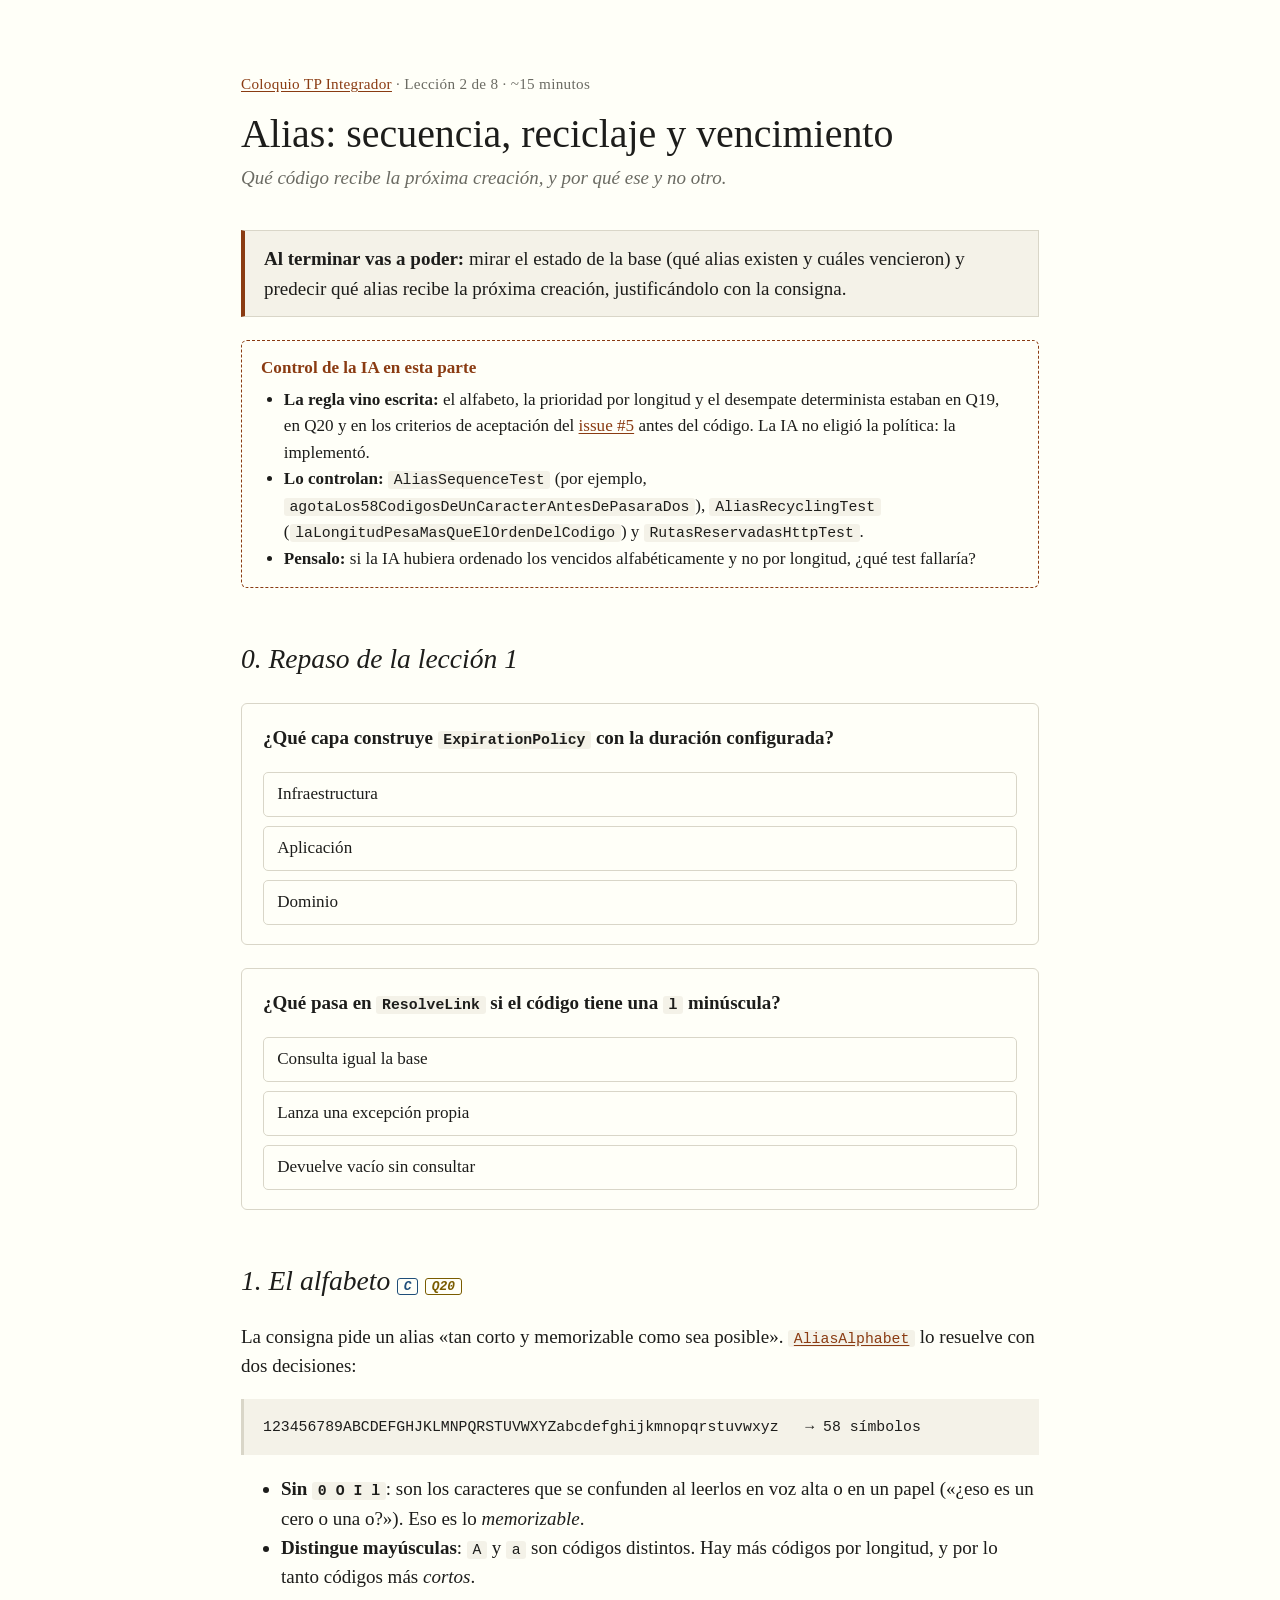
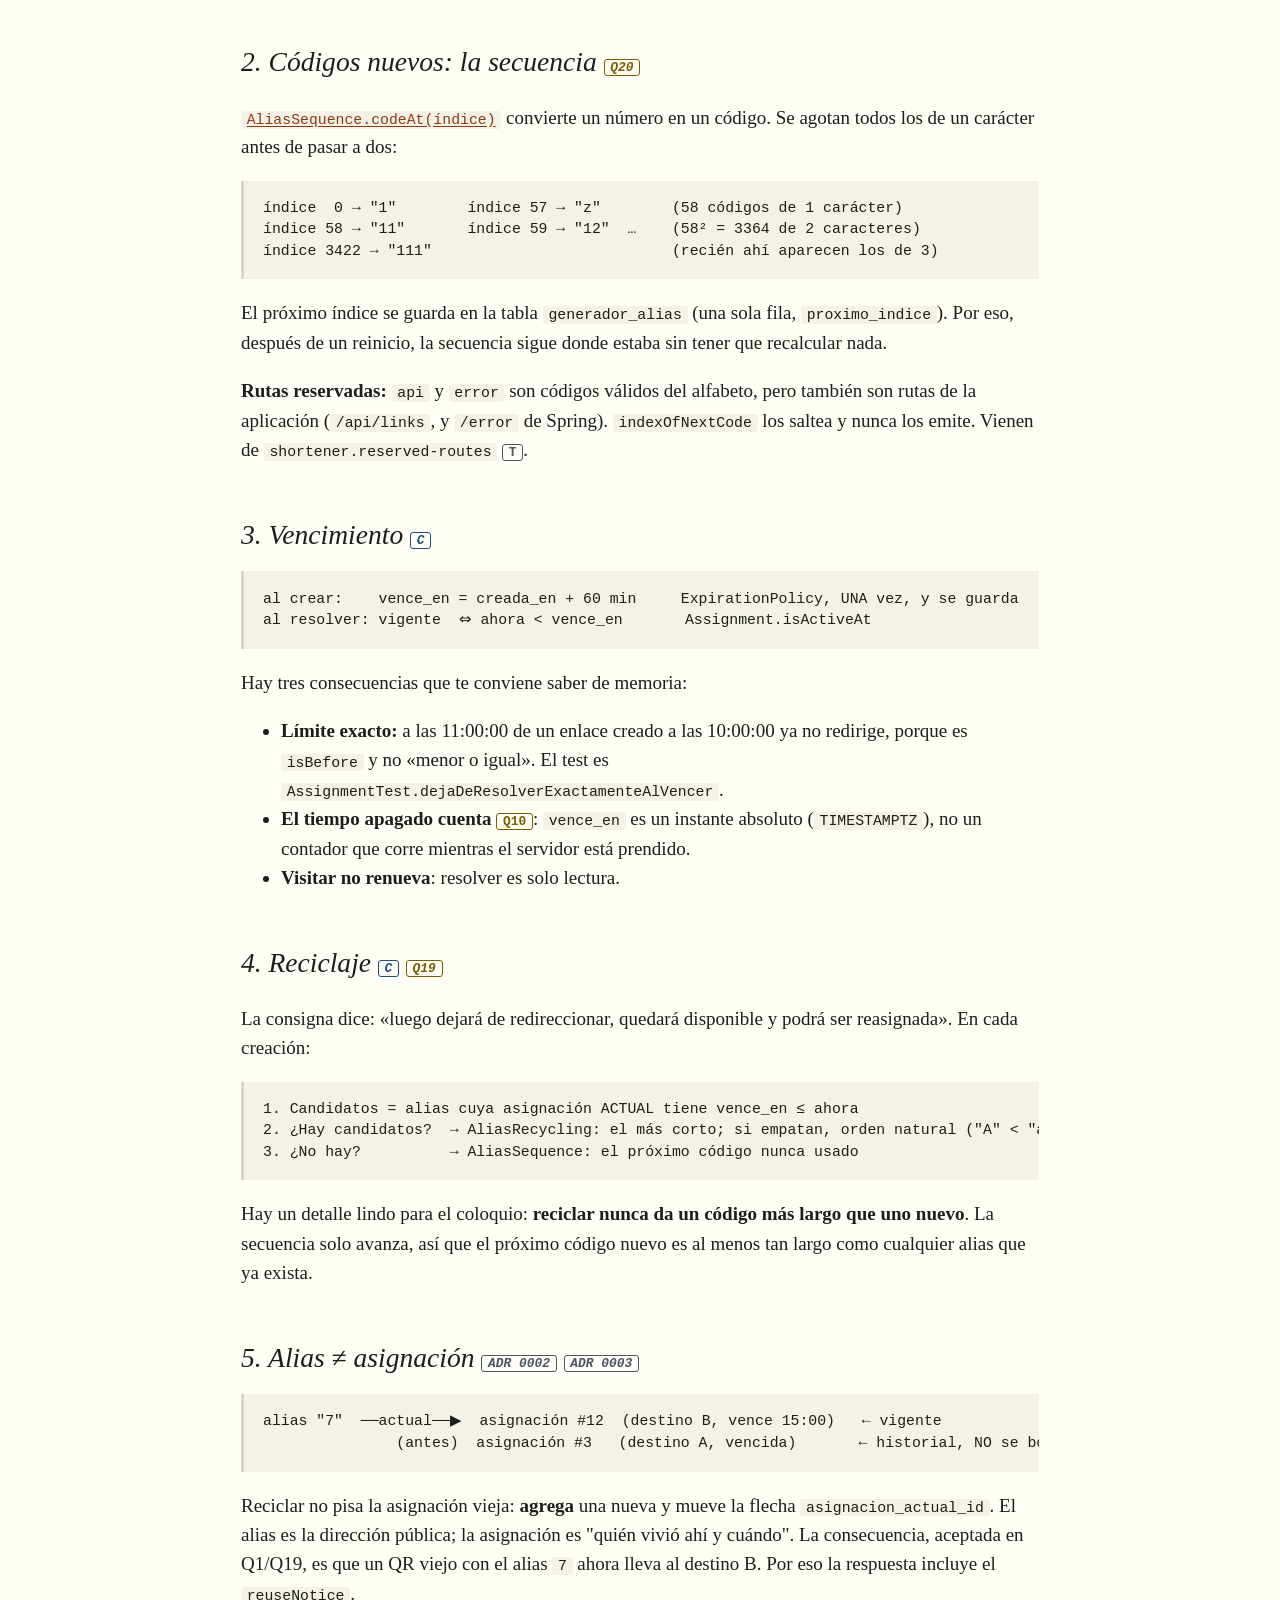
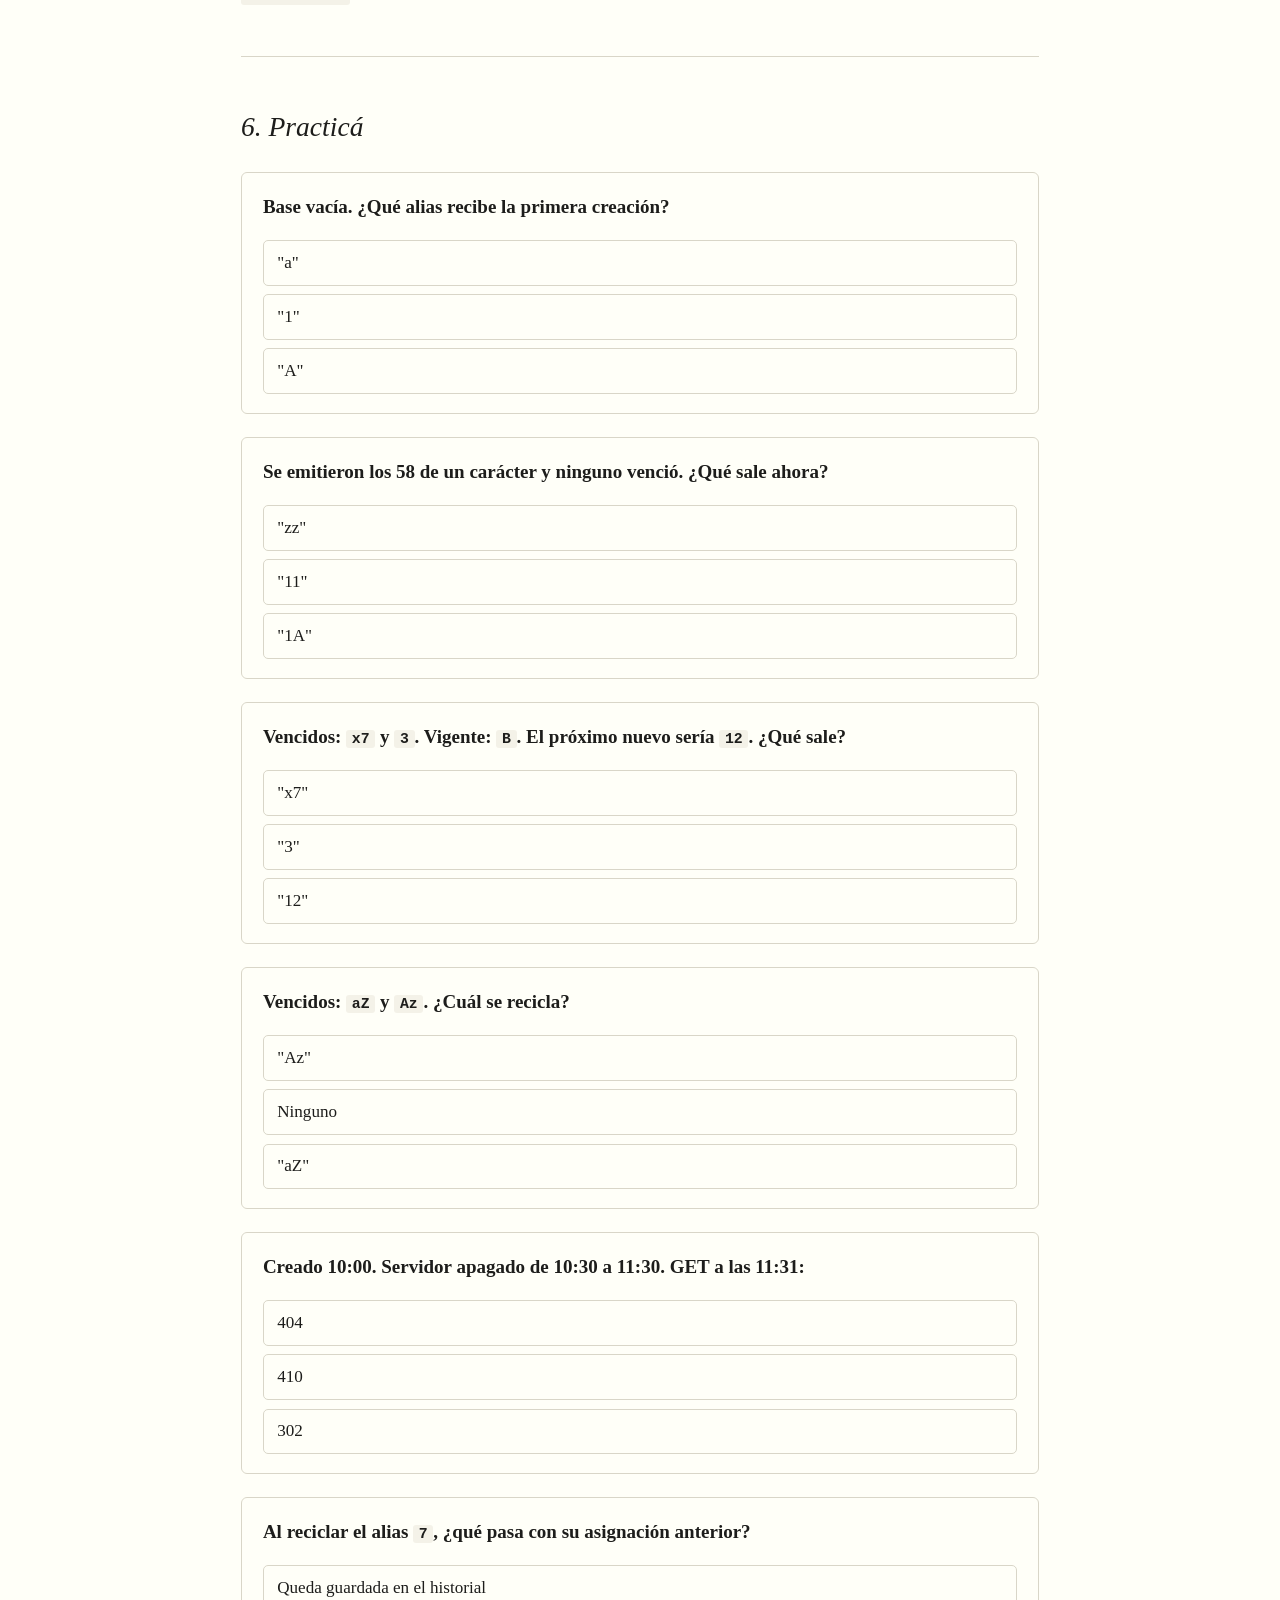
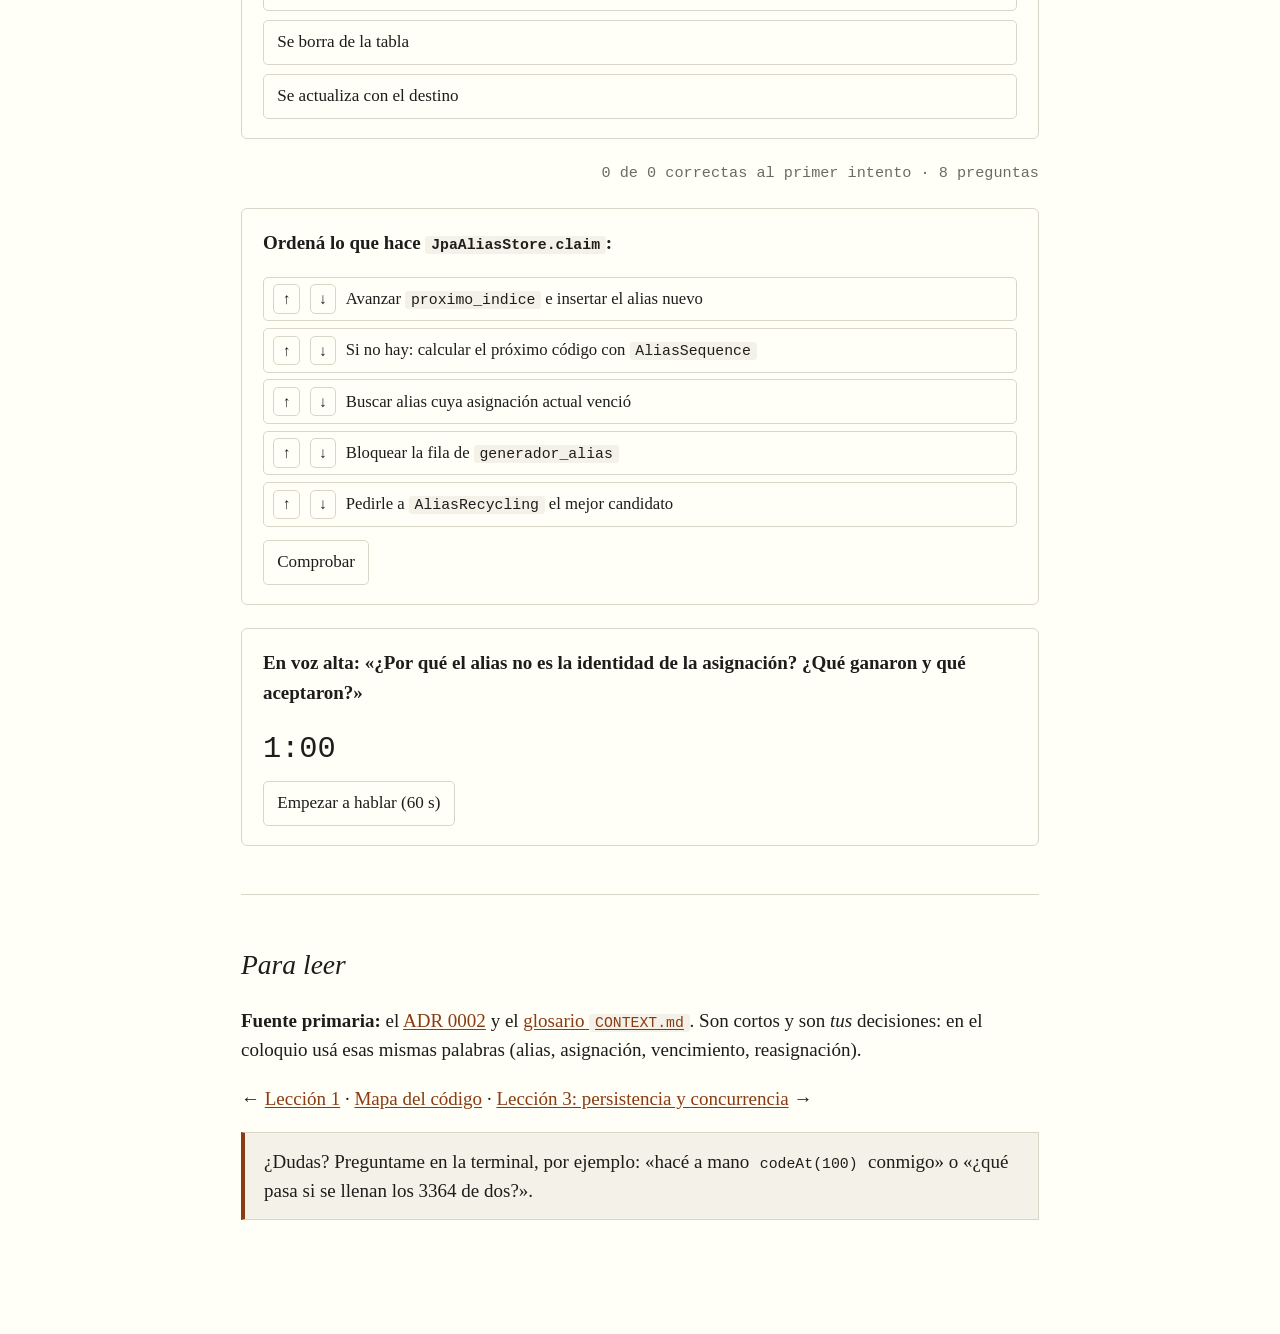
<file: lessons/0002-alias-secuencia-reciclaje-vencimiento.html>
<!DOCTYPE html>
<html lang="es">
<head>
<meta charset="utf-8">
<meta name="viewport" content="width=device-width, initial-scale=1">
<title>Lección 2 · Alias y vencimiento</title>
<link rel="stylesheet" href="../assets/curso.css">
</head>
<body>
<main>

<p class="meta"><a href="../index.html">Coloquio TP Integrador</a> · Lección 2 de 8 · ~15 minutos</p>
<h1>Alias: secuencia, reciclaje y vencimiento</h1>
<p class="subtitulo">Qué código recibe la próxima creación, y por qué ese y no otro.</p>

<div class="victoria">
  <strong>Al terminar vas a poder:</strong> mirar el estado de la base (qué alias existen y cuáles
  vencieron) y predecir qué alias recibe la próxima creación, justificándolo con la consigna.
</div>

<div class="control">
  <strong>Control de la IA en esta parte</strong>
  <ul>
    <li><strong>La regla vino escrita:</strong> el alfabeto, la prioridad por longitud y el desempate determinista estaban
    en Q19, en Q20 y en los criterios de aceptación del <a href="https://github.com/SpendIce/PP6-TPIntegrador/issues/5">issue #5</a>
    antes del código. La IA no eligió la política: la implementó.</li>
    <li><strong>Lo controlan:</strong> <code>AliasSequenceTest</code> (por ejemplo,
    <code>agotaLos58CodigosDeUnCaracterAntesDePasaraDos</code>), <code>AliasRecyclingTest</code>
    (<code>laLongitudPesaMasQueElOrdenDelCodigo</code>) y <code>RutasReservadasHttpTest</code>.</li>
    <li><strong>Pensalo:</strong> si la IA hubiera ordenado los vencidos alfabéticamente y no por longitud, ¿qué test fallaría?</li>
  </ul>
</div>

<h2>0. Repaso de la lección 1</h2>

<section class="ejercicio quiz" data-correcta="b">
  <p class="pregunta">¿Qué capa construye <code>ExpirationPolicy</code> con la duración configurada?</p>
  <div class="opciones">
    <button data-op="a">Dominio</button>
    <button data-op="b">Infraestructura</button>
    <button data-op="c">Aplicación</button>
  </div>
  <p class="devolucion" data-op="a" hidden>✘ La clase <em>es</em> de dominio, pero no se construye sola: no lee el <code>application.yml</code>.</p>
  <p class="devolucion" data-op="b" hidden>✔ <code>DomainConfig</code> (infraestructura) lee <code>ShortenerProperties.linkDuration</code> y crea la política.</p>
  <p class="devolucion" data-op="c" hidden>✘ <code>CreateLink</code> la recibe ya armada por constructor.</p>
</section>

<section class="ejercicio quiz" data-correcta="a">
  <p class="pregunta">¿Qué pasa en <code>ResolveLink</code> si el código tiene una <code>l</code> minúscula?</p>
  <div class="opciones">
    <button data-op="a">Devuelve vacío sin consultar</button>
    <button data-op="b">Consulta igual la base</button>
    <button data-op="c">Lanza una excepción propia</button>
  </div>
  <p class="devolucion" data-op="a" hidden>✔ <code>AliasAlphabet.isCode</code> falla y corta antes de ir a la base: la <code>l</code> no está en el alfabeto.</p>
  <p class="devolucion" data-op="b" hidden>✘ Sería una consulta inútil: ningún alias puede tener una <code>l</code>.</p>
  <p class="devolucion" data-op="c" hidden>✘ No hay excepción: devuelve <code>Optional.empty()</code>, y el controlador responde 404.</p>
</section>

<h2>1. El alfabeto <span class="tag c">C</span> <span class="tag q">Q20</span></h2>

<p>La consigna pide un alias «tan corto y memorizable como sea posible». <a href="https://github.com/SpendIce/PP6-TPIntegrador/blob/main/src/main/java/io/github/spendice/linkshortener/domain/AliasAlphabet.java"><code>AliasAlphabet</code></a> lo resuelve con dos decisiones:</p>

<pre><code>123456789ABCDEFGHJKLMNPQRSTUVWXYZabcdefghijkmnopqrstuvwxyz   → 58 símbolos</code></pre>

<ul>
  <li><strong>Sin <code>0 O I l</code></strong>: son los caracteres que se confunden al leerlos en voz alta o
  en un papel («¿eso es un cero o una o?»). Eso es lo <em>memorizable</em>.</li>
  <li><strong>Distingue mayúsculas</strong>: <code>A</code> y <code>a</code> son códigos distintos. Hay más códigos
  por longitud, y por lo tanto códigos más <em>cortos</em>.</li>
</ul>

<h2>2. Códigos nuevos: la secuencia <span class="tag q">Q20</span></h2>

<p><a href="https://github.com/SpendIce/PP6-TPIntegrador/blob/main/src/main/java/io/github/spendice/linkshortener/domain/AliasSequence.java"><code>AliasSequence.codeAt(índice)</code></a>
convierte un número en un código. Se agotan todos los de un carácter antes de pasar a dos:</p>

<pre><code>índice  0 → "1"        índice 57 → "z"        (58 códigos de 1 carácter)
índice 58 → "11"       índice 59 → "12"  …    (58² = 3364 de 2 caracteres)
índice 3422 → "111"                           (recién ahí aparecen los de 3)</code></pre>

<p>El próximo índice se guarda en la tabla <code>generador_alias</code> (una sola fila,
<code>proximo_indice</code>). Por eso, después de un reinicio, la secuencia sigue donde estaba sin
tener que recalcular nada.</p>

<p><strong>Rutas reservadas:</strong> <code>api</code> y <code>error</code> son códigos válidos del
alfabeto, pero también son rutas de la aplicación (<code>/api/links</code>, y <code>/error</code> de Spring).
<code>indexOfNextCode</code> los saltea y nunca los emite. Vienen de
<code>shortener.reserved-routes</code> <span class="tag t">T</span>.</p>

<h2>3. Vencimiento <span class="tag c">C</span></h2>

<pre><code>al crear:    vence_en = creada_en + 60 min     ExpirationPolicy, UNA vez, y se guarda
al resolver: vigente  ⇔ ahora &lt; vence_en       Assignment.isActiveAt</code></pre>

<p>Hay tres consecuencias que te conviene saber de memoria:</p>
<ul>
  <li><strong>Límite exacto:</strong> a las 11:00:00 de un enlace creado a las 10:00:00 ya no redirige,
  porque es <code>isBefore</code> y no «menor o igual». El test es <code>AssignmentTest.dejaDeResolverExactamenteAlVencer</code>.</li>
  <li><strong>El tiempo apagado cuenta</strong> <span class="tag q">Q10</span>: <code>vence_en</code> es un instante absoluto
  (<code>TIMESTAMPTZ</code>), no un contador que corre mientras el servidor está prendido.</li>
  <li><strong>Visitar no renueva</strong>: resolver es solo lectura.</li>
</ul>

<h2>4. Reciclaje <span class="tag c">C</span> <span class="tag q">Q19</span></h2>

<p>La consigna dice: «luego dejará de redireccionar, quedará disponible y podrá ser reasignada». En cada creación:</p>

<pre><code>1. Candidatos = alias cuya asignación ACTUAL tiene vence_en ≤ ahora
2. ¿Hay candidatos?  → AliasRecycling: el más corto; si empatan, orden natural ("A" &lt; "a")
3. ¿No hay?          → AliasSequence: el próximo código nunca usado</code></pre>

<p>Hay un detalle lindo para el coloquio: <strong>reciclar nunca da un código más largo que uno nuevo</strong>.
La secuencia solo avanza, así que el próximo código nuevo es al menos tan largo como cualquier alias que
ya exista.</p>

<h2>5. Alias ≠ asignación <span class="tag t">ADR 0002</span> <span class="tag t">ADR 0003</span></h2>

<pre><code>alias "7"  ──actual──▶  asignación #12  (destino B, vence 15:00)   ← vigente
               (antes)  asignación #3   (destino A, vencida)       ← historial, NO se borra</code></pre>

<p>Reciclar no pisa la asignación vieja: <strong>agrega</strong> una nueva y mueve la flecha
<code>asignacion_actual_id</code>. El alias es la dirección pública; la asignación es "quién vivió ahí y
cuándo". La consecuencia, aceptada en Q1/Q19, es que un QR viejo con el alias <code>7</code> ahora lleva al
destino B. Por eso la respuesta incluye el <code>reuseNotice</code>.</p>

<hr>

<h2>6. Practicá</h2>

<section class="ejercicio quiz" data-correcta="a">
  <p class="pregunta">Base vacía. ¿Qué alias recibe la primera creación?</p>
  <div class="opciones">
    <button data-op="a">"1"</button>
    <button data-op="b">"A"</button>
    <button data-op="c">"a"</button>
  </div>
  <p class="devolucion" data-op="a" hidden>✔ Índice 0 = primer símbolo del alfabeto, que empieza en <code>1</code> porque no hay <code>0</code>.</p>
  <p class="devolucion" data-op="b" hidden>✘ <code>A</code> es el índice 9: antes vienen los dígitos <code>1</code>–<code>9</code>.</p>
  <p class="devolucion" data-op="c" hidden>✘ Las minúsculas van al final del alfabeto.</p>
</section>

<section class="ejercicio quiz" data-correcta="b">
  <p class="pregunta">Se emitieron los 58 de un carácter y ninguno venció. ¿Qué sale ahora?</p>
  <div class="opciones">
    <button data-op="a">"1A"</button>
    <button data-op="b">"11"</button>
    <button data-op="c">"zz"</button>
  </div>
  <p class="devolucion" data-op="a" hidden>✘ <code>1A</code> viene después: la segunda posición también recorre el alfabeto desde <code>1</code>.</p>
  <p class="devolucion" data-op="b" hidden>✔ Índice 58: primer código de dos caracteres.</p>
  <p class="devolucion" data-op="c" hidden>✘ <code>zz</code> es el último de dos caracteres (índice 3421).</p>
</section>

<section class="ejercicio quiz" data-correcta="c">
  <p class="pregunta">Vencidos: <code>x7</code> y <code>3</code>. Vigente: <code>B</code>. El próximo nuevo sería <code>12</code>. ¿Qué sale?</p>
  <div class="opciones">
    <button data-op="a">"x7"</button>
    <button data-op="b">"12"</button>
    <button data-op="c">"3"</button>
  </div>
  <p class="devolucion" data-op="a" hidden>✘ Es candidato, pero hay uno más corto.</p>
  <p class="devolucion" data-op="b" hidden>✘ Mientras haya vencidos, se recicla antes de generar uno nuevo.</p>
  <p class="devolucion" data-op="c" hidden>✔ Hay vencidos, así que se recicla, y entre ellos gana el más corto.</p>
</section>

<section class="ejercicio quiz" data-correcta="b">
  <p class="pregunta">Vencidos: <code>aZ</code> y <code>Az</code>. ¿Cuál se recicla?</p>
  <div class="opciones">
    <button data-op="a">"aZ"</button>
    <button data-op="b">"Az"</button>
    <button data-op="c">Ninguno</button>
  </div>
  <p class="devolucion" data-op="a" hidden>✘ En el orden natural de Java las mayúsculas (65–90) van antes que las minúsculas (97–122).</p>
  <p class="devolucion" data-op="b" hidden>✔ Misma longitud, así que desempata el orden natural: <code>A</code> &lt; <code>a</code>. El desempate es determinista, y el test es <code>elDesempateDistingueMayusculasDeMinusculas</code>.</p>
  <p class="devolucion" data-op="c" hidden>✘ El empate está previsto: el ADR 0002 lo dejó «a criterio de implementación» y se eligió el orden natural.</p>
</section>

<section class="ejercicio quiz" data-correcta="b">
  <p class="pregunta">Creado 10:00. Servidor apagado de 10:30 a 11:30. GET a las 11:31:</p>
  <div class="opciones">
    <button data-op="a">302</button>
    <button data-op="b">404</button>
    <button data-op="c">410</button>
  </div>
  <p class="devolucion" data-op="a" hidden>✘ Eso sería si el tiempo apagado no contara. Q10 acordó que cuenta.</p>
  <p class="devolucion" data-op="b" hidden>✔ <code>vence_en</code> = 11:00, guardado como instante absoluto, y 11:31 ya pasó. Lo prueba <code>ReinicioServicioHttpTest</code>.</p>
  <p class="devolucion" data-op="c" hidden>✘ 410 Gone significa «no vuelve nunca», y el alias se va a reutilizar. Se acordó 404 (Q11).</p>
</section>

<section class="ejercicio quiz" data-correcta="a">
  <p class="pregunta">Al reciclar el alias <code>7</code>, ¿qué pasa con su asignación anterior?</p>
  <div class="opciones">
    <button data-op="a">Queda guardada en el historial</button>
    <button data-op="b">Se actualiza con el destino</button>
    <button data-op="c">Se borra de la tabla</button>
  </div>
  <p class="devolucion" data-op="a" hidden>✔ ADR 0003: se conserva por si las etapas 2 y 3 la necesitan (consola, estadísticas). Solo se mueve <code>asignacion_actual_id</code>.</p>
  <p class="devolucion" data-op="b" hidden>✘ Pisarla perdería información irrecuperable. Cada creación es una asignación nueva (Q2).</p>
  <p class="devolucion" data-op="c" hidden>✘ No hay purga: el ADR 0003 eligió conservar el historial.</p>
</section>

<p class="marcador" data-quiz-marcador></p>

<section class="ejercicio ordenar">
  <p class="pregunta">Ordená lo que hace <code>JpaAliasStore.claim</code>:</p>
  <ul class="ordenar-lista">
    <li data-paso="1">Bloquear la fila de <code>generador_alias</code></li>
    <li data-paso="2">Buscar alias cuya asignación actual venció</li>
    <li data-paso="3">Pedirle a <code>AliasRecycling</code> el mejor candidato</li>
    <li data-paso="4">Si no hay: calcular el próximo código con <code>AliasSequence</code></li>
    <li data-paso="5">Avanzar <code>proximo_indice</code> e insertar el alias nuevo</li>
  </ul>
  <button data-comprobar>Comprobar</button>
  <p class="devolucion" data-si-ok hidden>✔ Fijate en el reparto: <em>qué</em> alias conviene lo decide el dominio (<code>AliasRecycling</code>,
  <code>AliasSequence</code>) y <em>cómo</em> reservarlo sin pisarse lo decide el adaptador (el bloqueo). Por qué hace
  falta ese bloqueo lo vemos en la lección 3.</p>
</section>

<section class="ejercicio oral" data-segundos="60">
  <p class="pregunta">En voz alta: «¿Por qué el alias no es la identidad de la asignación? ¿Qué ganaron y qué aceptaron?»</p>
  <details class="modelo">
    <summary>Respuesta modelo</summary>
    <p>«Porque la consigna pide que el alias vencido pueda reasignarse. Si el alias fuera la identidad, reasignarlo
    pisaría el enlace anterior. Separamos <em>alias</em>, que es la dirección pública reutilizable, de
    <em>asignación</em>, que es cada uso con su destino, su creación y su vencimiento, con id propio. Ganamos
    historial completo para las etapas 2 y 3 y alias cortos reciclados. Aceptamos, y lo acordamos así, que un enlace
    o QR viejo lleve al destino nuevo; por eso avisamos con <code>reuseNotice</code>. También aceptamos que la tabla
    de asignaciones crezca aunque los alias se reciclen.»</p>
  </details>
</section>

<hr>

<h2>Para leer</h2>
<p><strong>Fuente primaria:</strong> el
<a href="https://github.com/SpendIce/PP6-TPIntegrador/blob/main/docs/adr/0002-alias-reutilizable.md">ADR 0002</a>
y el <a href="https://github.com/SpendIce/PP6-TPIntegrador/blob/main/CONTEXT.md">glosario <code>CONTEXT.md</code></a>.
Son cortos y son <em>tus</em> decisiones: en el coloquio usá esas mismas palabras (alias, asignación, vencimiento,
reasignación).</p>

<p>← <a href="0001-el-mapa-capas-y-recorridos.html">Lección 1</a> ·
<a href="../reference/mapa-del-codigo.html">Mapa del código</a> ·
<a href="0003-persistencia-y-concurrencia.html">Lección 3: persistencia y concurrencia</a> →</p>

<p class="victoria">¿Dudas? Preguntame en la terminal, por ejemplo: «hacé a mano <code>codeAt(100)</code> conmigo»
o «¿qué pasa si se llenan los 3364 de dos?».</p>

</main>
<script src="../assets/quiz.js"></script>
<script src="../assets/ordenar.js"></script>
<script src="../assets/oral.js"></script>
</body>
</html>
</file>
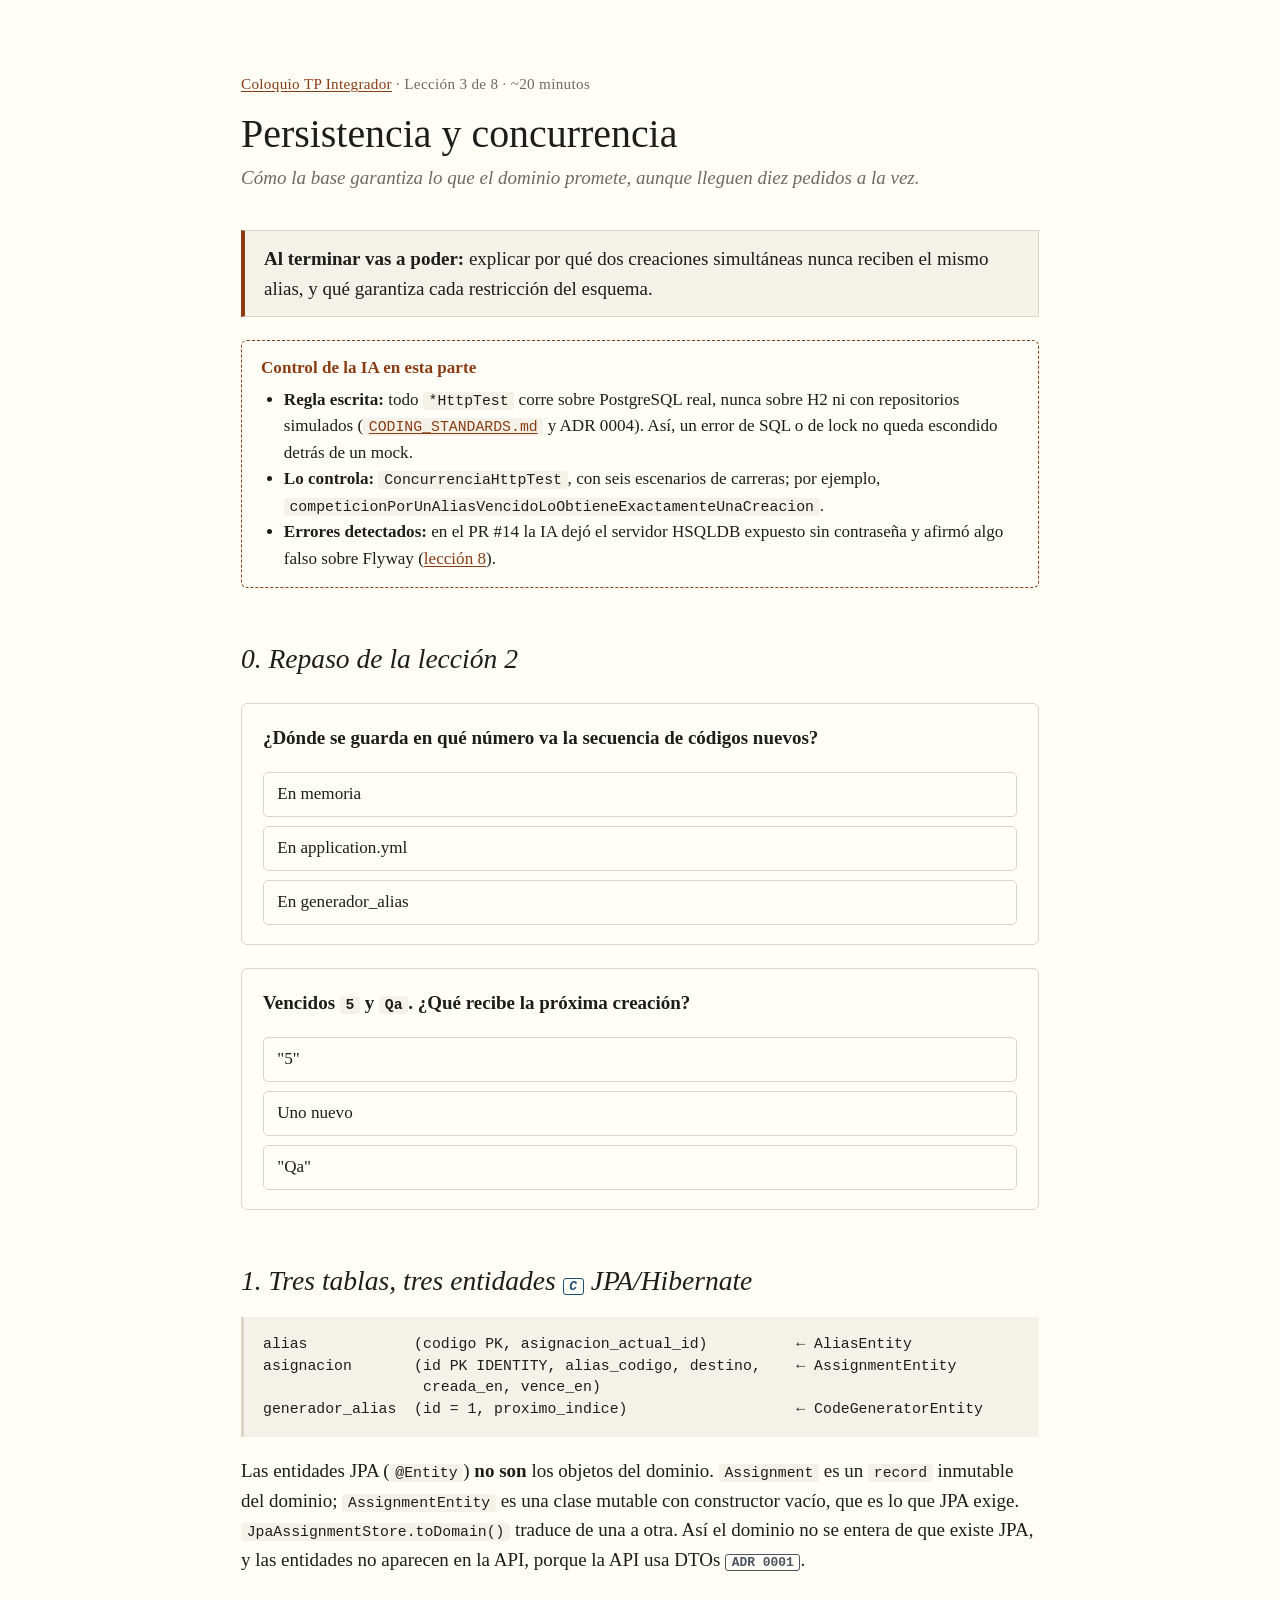
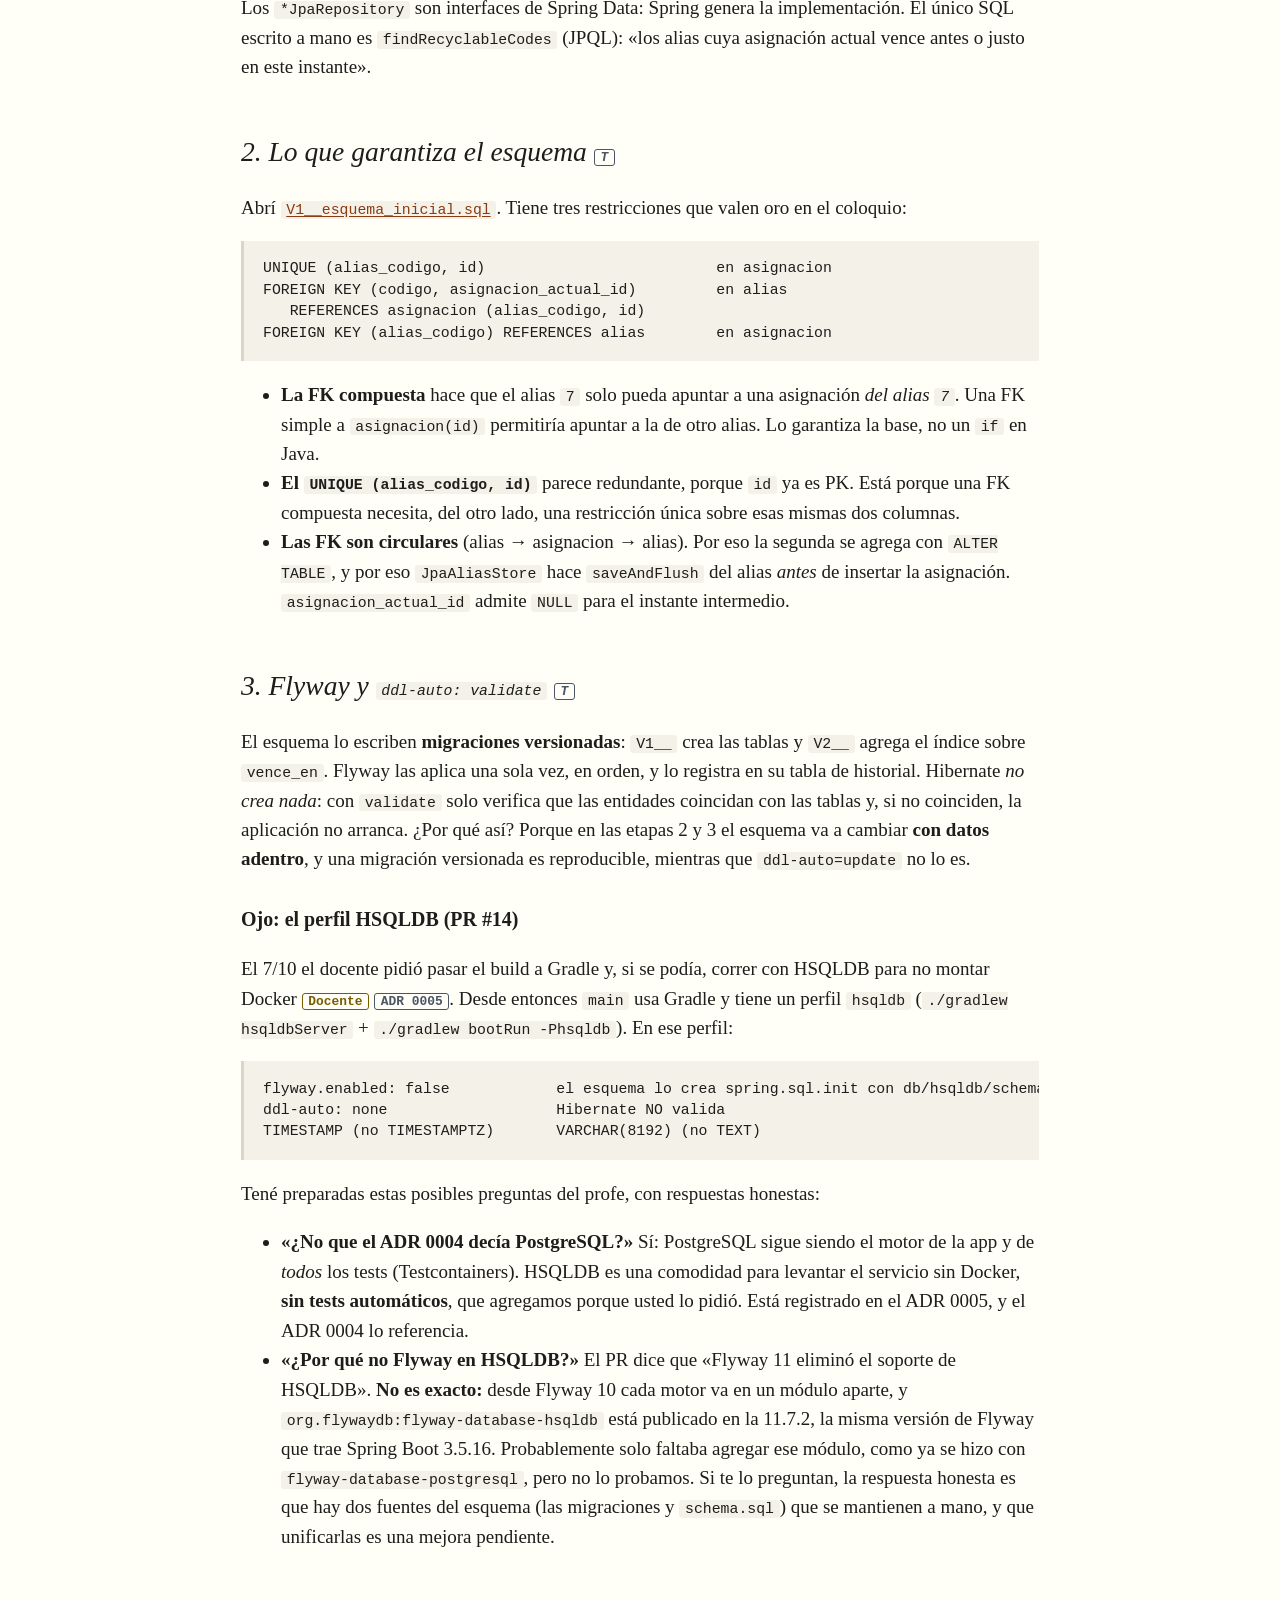
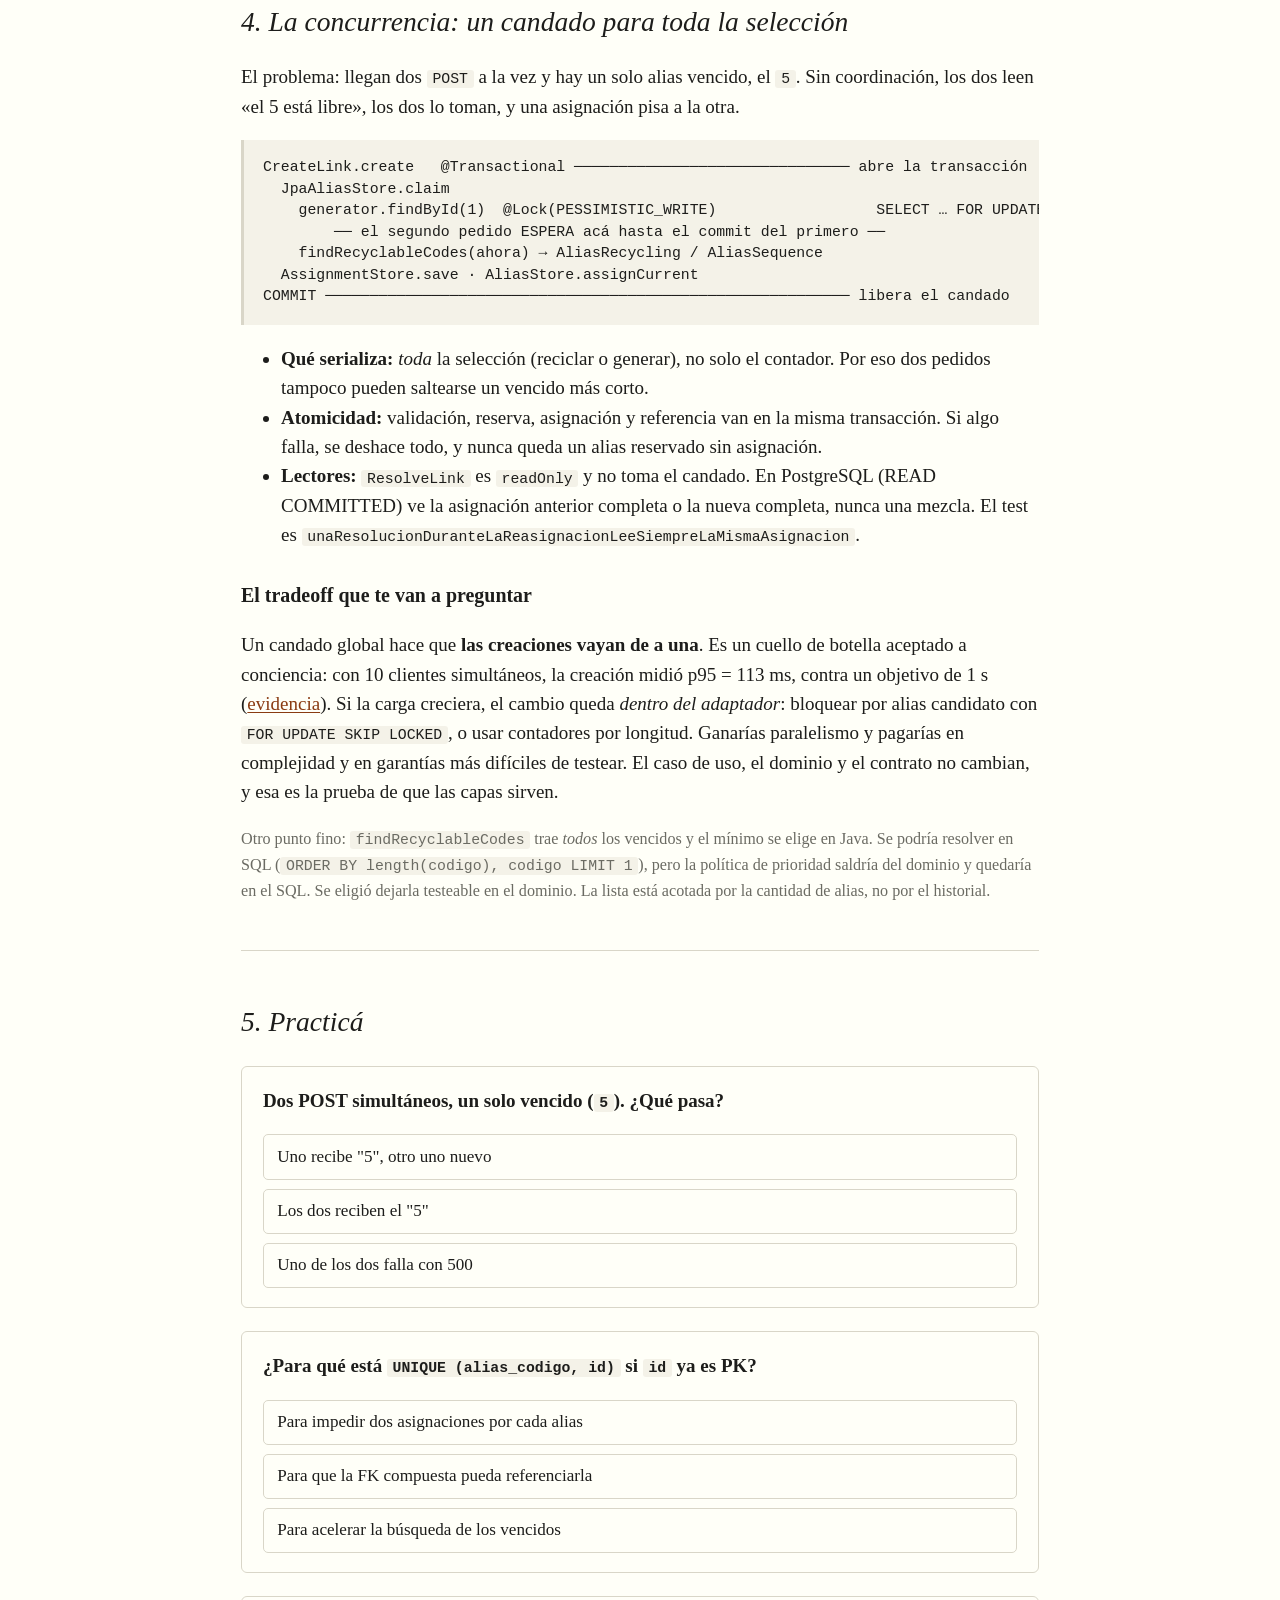
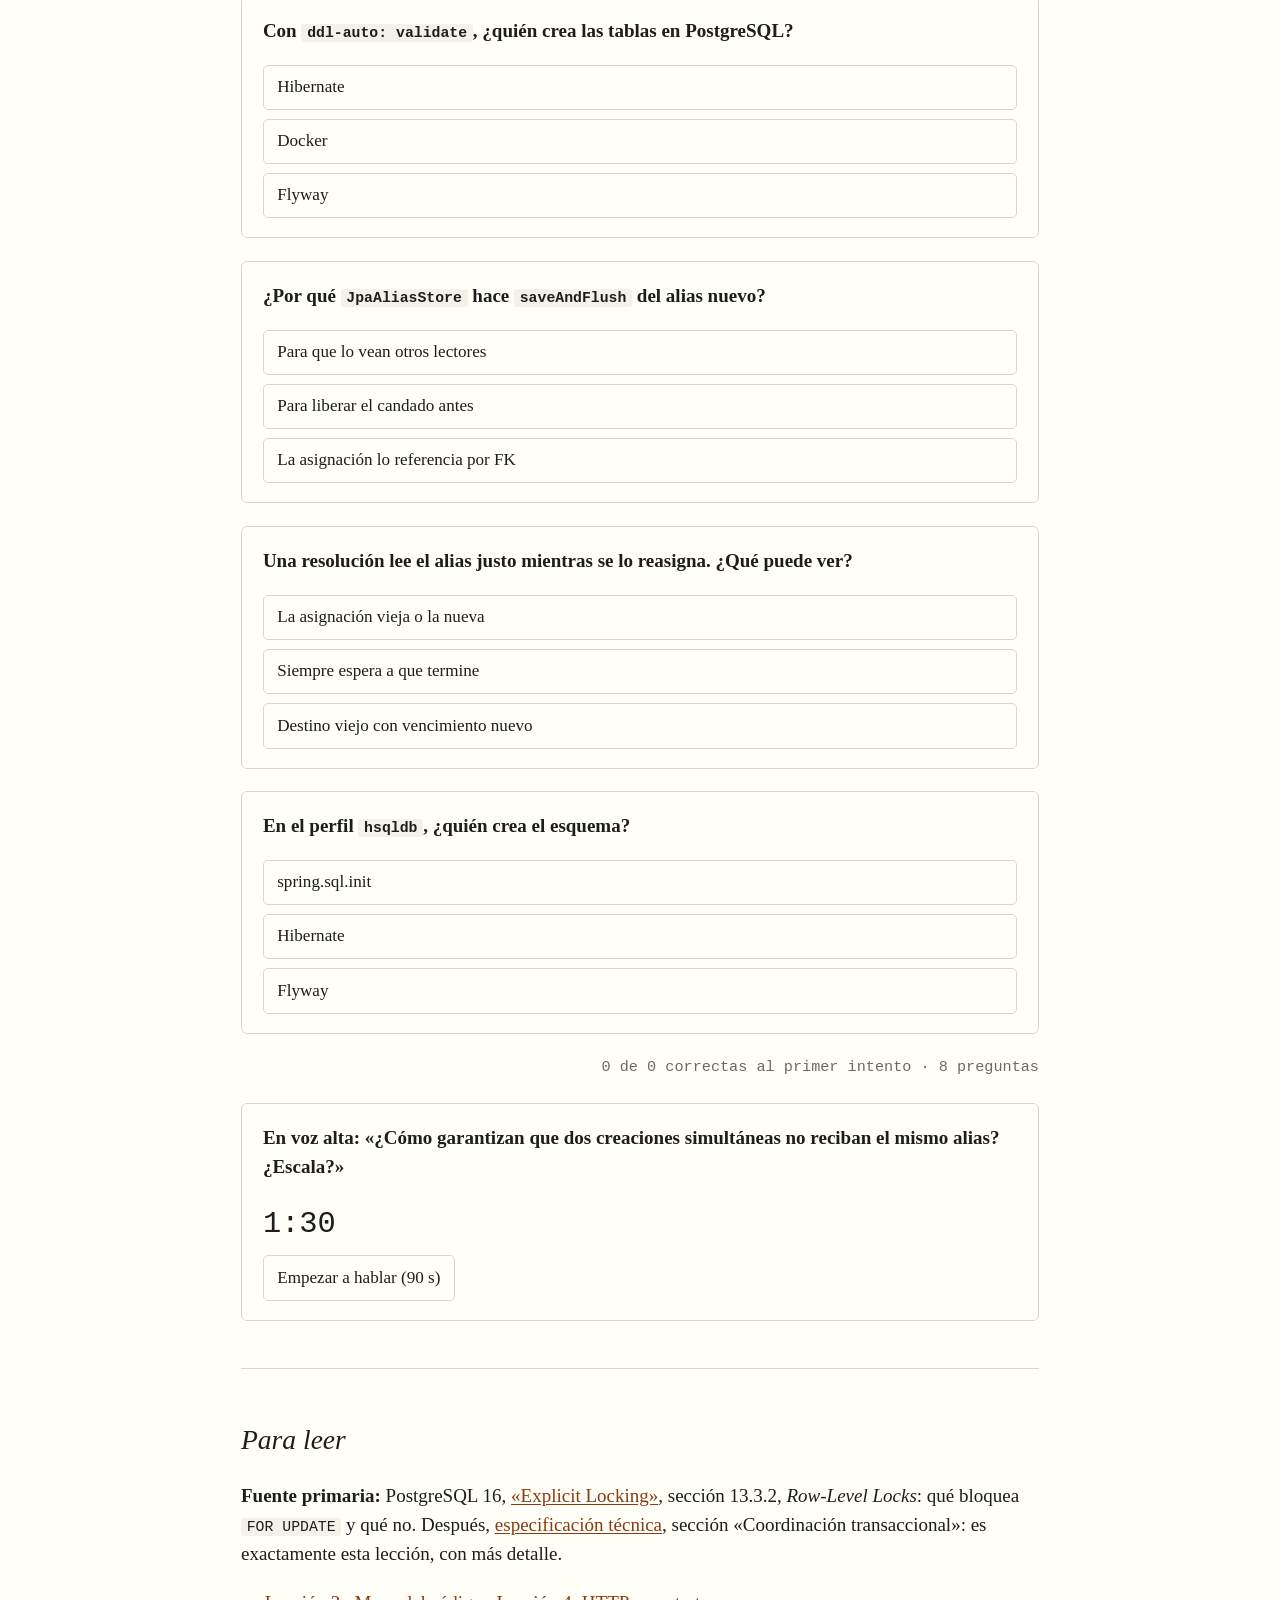
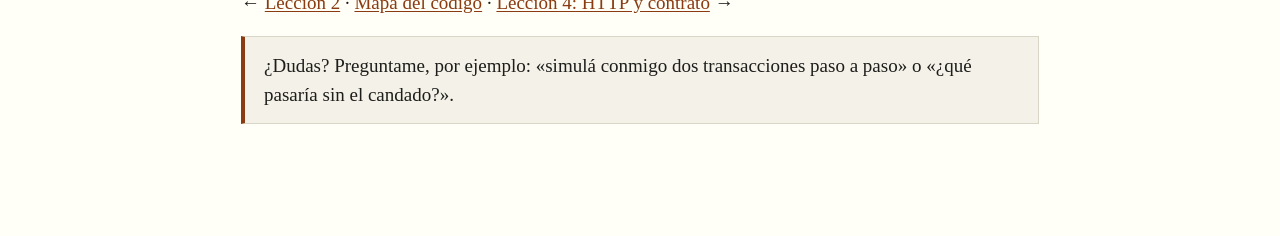
<file: lessons/0003-persistencia-y-concurrencia.html>
<!DOCTYPE html>
<html lang="es">
<head>
<meta charset="utf-8">
<meta name="viewport" content="width=device-width, initial-scale=1">
<title>Lección 3 · Persistencia y concurrencia</title>
<link rel="stylesheet" href="../assets/curso.css">
</head>
<body>
<main>

<p class="meta"><a href="../index.html">Coloquio TP Integrador</a> · Lección 3 de 8 · ~20 minutos</p>
<h1>Persistencia y concurrencia</h1>
<p class="subtitulo">Cómo la base garantiza lo que el dominio promete, aunque lleguen diez pedidos a la vez.</p>

<div class="victoria">
  <strong>Al terminar vas a poder:</strong> explicar por qué dos creaciones simultáneas nunca reciben el
  mismo alias, y qué garantiza cada restricción del esquema.
</div>

<div class="control">
  <strong>Control de la IA en esta parte</strong>
  <ul>
    <li><strong>Regla escrita:</strong> todo <code>*HttpTest</code> corre sobre PostgreSQL real, nunca sobre H2 ni con
    repositorios simulados (<a href="https://github.com/SpendIce/PP6-TPIntegrador/blob/main/CODING_STANDARDS.md"><code>CODING_STANDARDS.md</code></a> y ADR 0004). Así, un
    error de SQL o de lock no queda escondido detrás de un mock.</li>
    <li><strong>Lo controla:</strong> <code>ConcurrenciaHttpTest</code>, con seis escenarios de carreras; por ejemplo,
    <code>competicionPorUnAliasVencidoLoObtieneExactamenteUnaCreacion</code>.</li>
    <li><strong>Errores detectados:</strong> en el PR #14 la IA dejó el servidor HSQLDB expuesto sin contraseña y
    afirmó algo falso sobre Flyway (<a href="0008-como-controlamos-a-la-ia.html">lección 8</a>).</li>
  </ul>
</div>

<h2>0. Repaso de la lección 2</h2>

<section class="ejercicio quiz" data-correcta="c">
  <p class="pregunta">¿Dónde se guarda en qué número va la secuencia de códigos nuevos?</p>
  <div class="opciones">
    <button data-op="a">En memoria</button>
    <button data-op="b">En application.yml</button>
    <button data-op="c">En generador_alias</button>
  </div>
  <p class="devolucion" data-op="a" hidden>✘ Se perdería al reiniciar, y el próximo arranque emitiría códigos repetidos.</p>
  <p class="devolucion" data-op="b" hidden>✘ La configuración no cambia en ejecución.</p>
  <p class="devolucion" data-op="c" hidden>✔ Una sola fila con <code>proximo_indice</code>. Y esa fila es, además, la que se bloquea: eso es lo que vemos hoy.</p>
</section>

<section class="ejercicio quiz" data-correcta="a">
  <p class="pregunta">Vencidos <code>5</code> y <code>Qa</code>. ¿Qué recibe la próxima creación?</p>
  <div class="opciones">
    <button data-op="a">"5"</button>
    <button data-op="b">"Qa"</button>
    <button data-op="c">Uno nuevo</button>
  </div>
  <p class="devolucion" data-op="a" hidden>✔ Se recicla el más corto.</p>
  <p class="devolucion" data-op="b" hidden>✘ Es candidato, pero <code>5</code> es más corto.</p>
  <p class="devolucion" data-op="c" hidden>✘ Mientras haya vencidos, se reciclan.</p>
</section>

<h2>1. Tres tablas, tres entidades <span class="tag c">C</span> JPA/Hibernate</h2>

<pre><code>alias            (codigo PK, asignacion_actual_id)          ← AliasEntity
asignacion       (id PK IDENTITY, alias_codigo, destino,    ← AssignmentEntity
                  creada_en, vence_en)
generador_alias  (id = 1, proximo_indice)                   ← CodeGeneratorEntity</code></pre>

<p>Las entidades JPA (<code>@Entity</code>) <strong>no son</strong> los objetos del dominio. <code>Assignment</code> es un
<code>record</code> inmutable del dominio; <code>AssignmentEntity</code> es una clase mutable con constructor vacío, que es
lo que JPA exige. <code>JpaAssignmentStore.toDomain()</code> traduce de una a otra. Así el dominio no se entera de que
existe JPA, y las entidades no aparecen en la API, porque la API usa DTOs <span class="tag t">ADR 0001</span>.</p>

<p>Los <code>*JpaRepository</code> son interfaces de Spring Data: Spring genera la implementación. El único SQL escrito a
mano es <code>findRecyclableCodes</code> (JPQL): «los alias cuya asignación actual vence antes o justo en este instante».</p>

<h2>2. Lo que garantiza el esquema <span class="tag t">T</span></h2>

<p>Abrí <a href="https://github.com/SpendIce/PP6-TPIntegrador/blob/main/src/main/resources/db/migration/V1__esquema_inicial.sql"><code>V1__esquema_inicial.sql</code></a>.
Tiene tres restricciones que valen oro en el coloquio:</p>

<pre><code>UNIQUE (alias_codigo, id)                          en asignacion
FOREIGN KEY (codigo, asignacion_actual_id)         en alias
   REFERENCES asignacion (alias_codigo, id)
FOREIGN KEY (alias_codigo) REFERENCES alias        en asignacion</code></pre>

<ul>
  <li><strong>La FK compuesta</strong> hace que el alias <code>7</code> solo pueda apuntar a una asignación
  <em>del alias <code>7</code></em>. Una FK simple a <code>asignacion(id)</code> permitiría apuntar a la de otro
  alias. Lo garantiza la base, no un <code>if</code> en Java.</li>
  <li><strong>El <code>UNIQUE (alias_codigo, id)</code></strong> parece redundante, porque <code>id</code> ya es PK. Está
  porque una FK compuesta necesita, del otro lado, una restricción única sobre esas mismas dos columnas.</li>
  <li><strong>Las FK son circulares</strong> (alias → asignacion → alias). Por eso la segunda se agrega con
  <code>ALTER TABLE</code>, y por eso <code>JpaAliasStore</code> hace <code>saveAndFlush</code> del alias <em>antes</em> de
  insertar la asignación. <code>asignacion_actual_id</code> admite <code>NULL</code> para el instante intermedio.</li>
</ul>

<h2>3. Flyway y <code>ddl-auto: validate</code> <span class="tag t">T</span></h2>

<p>El esquema lo escriben <strong>migraciones versionadas</strong>: <code>V1__</code> crea las tablas y <code>V2__</code>
agrega el índice sobre <code>vence_en</code>. Flyway las aplica una sola vez, en orden, y lo registra en su tabla de historial.
Hibernate <em>no crea nada</em>: con <code>validate</code> solo verifica que las entidades coincidan con las tablas y,
si no coinciden, la aplicación no arranca. ¿Por qué así? Porque en las etapas 2 y 3 el esquema va a cambiar
<strong>con datos adentro</strong>, y una migración versionada es reproducible, mientras que <code>ddl-auto=update</code> no lo es.</p>

<h3>Ojo: el perfil HSQLDB (PR #14)</h3>

<p>El 7/10 el docente pidió pasar el build a Gradle y, si se podía, correr con HSQLDB para no montar Docker
<span class="tag q">Docente</span> <span class="tag t">ADR 0005</span>. Desde entonces <code>main</code> usa Gradle y tiene
un perfil <code>hsqldb</code> (<code>./gradlew hsqldbServer</code> + <code>./gradlew bootRun -Phsqldb</code>). En ese perfil:</p>

<pre><code>flyway.enabled: false            el esquema lo crea spring.sql.init con db/hsqldb/schema.sql
ddl-auto: none                   Hibernate NO valida
TIMESTAMP (no TIMESTAMPTZ)       VARCHAR(8192) (no TEXT)</code></pre>

<p>Tené preparadas estas posibles preguntas del profe, con respuestas honestas:</p>
<ul>
  <li><strong>«¿No que el ADR 0004 decía PostgreSQL?»</strong> Sí: PostgreSQL sigue siendo el motor de la
  app y de <em>todos</em> los tests (Testcontainers). HSQLDB es una comodidad para levantar el servicio sin Docker,
  <strong>sin tests automáticos</strong>, que agregamos porque usted lo pidió. Está registrado en el ADR 0005, y el
  ADR 0004 lo referencia.</li>
  <li><strong>«¿Por qué no Flyway en HSQLDB?»</strong> El PR dice que «Flyway 11 eliminó el soporte de HSQLDB».
  <strong>No es exacto:</strong> desde Flyway 10 cada motor va en un módulo aparte, y
  <code>org.flywaydb:flyway-database-hsqldb</code> está publicado en la 11.7.2, la misma versión de Flyway que trae
  Spring Boot 3.5.16. Probablemente solo faltaba agregar ese módulo, como ya se hizo con
  <code>flyway-database-postgresql</code>, pero no lo probamos. Si te lo preguntan, la respuesta honesta es que
  hay dos fuentes del esquema (las migraciones y <code>schema.sql</code>) que se mantienen a mano, y que unificarlas
  es una mejora pendiente.</li>
</ul>

<h2>4. La concurrencia: un candado para toda la selección</h2>

<p>El problema: llegan dos <code>POST</code> a la vez y hay un solo alias vencido, el <code>5</code>. Sin coordinación,
los dos leen «el 5 está libre», los dos lo toman, y una asignación pisa a la otra.</p>

<pre><code>CreateLink.create   @Transactional ─────────────────────────────── abre la transacción
  JpaAliasStore.claim
    generator.findById(1)  @Lock(PESSIMISTIC_WRITE)                  SELECT … FOR UPDATE
        ── el segundo pedido ESPERA acá hasta el commit del primero ──
    findRecyclableCodes(ahora) → AliasRecycling / AliasSequence
  AssignmentStore.save · AliasStore.assignCurrent
COMMIT ─────────────────────────────────────────────────────────── libera el candado</code></pre>

<ul>
  <li><strong>Qué serializa:</strong> <em>toda</em> la selección (reciclar o generar), no solo el contador. Por eso
  dos pedidos tampoco pueden saltearse un vencido más corto.</li>
  <li><strong>Atomicidad:</strong> validación, reserva, asignación y referencia van en la misma transacción. Si
  algo falla, se deshace todo, y nunca queda un alias reservado sin asignación.</li>
  <li><strong>Lectores:</strong> <code>ResolveLink</code> es <code>readOnly</code> y no toma el candado. En PostgreSQL
  (READ COMMITTED) ve la asignación anterior completa o la nueva completa, nunca una mezcla. El test es
  <code>unaResolucionDuranteLaReasignacionLeeSiempreLaMismaAsignacion</code>.</li>
</ul>

<h3>El tradeoff que te van a preguntar</h3>

<p>Un candado global hace que <strong>las creaciones vayan de a una</strong>. Es un cuello de botella aceptado a
conciencia: con 10 clientes simultáneos, la creación midió p95 = 113 ms, contra un objetivo de 1 s
(<a href="https://github.com/SpendIce/PP6-TPIntegrador/blob/main/docs/evidencia-capacidad.md">evidencia</a>). Si la
carga creciera, el cambio queda <em>dentro del adaptador</em>: bloquear por alias candidato con
<code>FOR UPDATE SKIP LOCKED</code>, o usar contadores por longitud. Ganarías paralelismo y pagarías en complejidad y
en garantías más difíciles de testear. El caso de uso, el dominio y el contrato no cambian, y esa es la prueba de que
las capas sirven.</p>

<p class="nota">Otro punto fino: <code>findRecyclableCodes</code> trae <em>todos</em> los vencidos y el mínimo se elige
en Java. Se podría resolver en SQL (<code>ORDER BY length(codigo), codigo LIMIT 1</code>), pero la política de prioridad
saldría del dominio y quedaría en el SQL. Se eligió dejarla testeable en el dominio. La lista está acotada por la
cantidad de alias, no por el historial.</p>

<hr>

<h2>5. Practicá</h2>

<section class="ejercicio quiz" data-correcta="b">
  <p class="pregunta">Dos POST simultáneos, un solo vencido (<code>5</code>). ¿Qué pasa?</p>
  <div class="opciones">
    <button data-op="a">Los dos reciben el "5"</button>
    <button data-op="b">Uno recibe "5", otro uno nuevo</button>
    <button data-op="c">Uno de los dos falla con 500</button>
  </div>
  <p class="devolucion" data-op="a" hidden>✘ Eso es justo lo que el candado impide.</p>
  <p class="devolucion" data-op="b" hidden>✔ El segundo espera el commit del primero, vuelve a buscar vencidos (ya no hay) y genera uno nuevo. El test es <code>competicionPorUnAliasVencidoLoObtieneExactamenteUnaCreacion</code>.</p>
  <p class="devolucion" data-op="c" hidden>✘ No hay error: el segundo pedido solo espera unos milisegundos.</p>
</section>

<section class="ejercicio quiz" data-correcta="a">
  <p class="pregunta">¿Para qué está <code>UNIQUE (alias_codigo, id)</code> si <code>id</code> ya es PK?</p>
  <div class="opciones">
    <button data-op="a">Para que la FK compuesta pueda referenciarla</button>
    <button data-op="b">Para acelerar la búsqueda de los vencidos</button>
    <button data-op="c">Para impedir dos asignaciones por cada alias</button>
  </div>
  <p class="devolucion" data-op="a" hidden>✔ Una FK necesita una clave única del otro lado, sobre exactamente esas columnas.</p>
  <p class="devolucion" data-op="b" hidden>✘ Para eso está el índice <code>ix_asignacion_vence_en</code> (V2).</p>
  <p class="devolucion" data-op="c" hidden>✘ Al revés: un alias <em>tiene</em> muchas asignaciones, que son su historial.</p>
</section>

<section class="ejercicio quiz" data-correcta="c">
  <p class="pregunta">Con <code>ddl-auto: validate</code>, ¿quién crea las tablas en PostgreSQL?</p>
  <div class="opciones">
    <button data-op="a">Hibernate</button>
    <button data-op="b">Docker</button>
    <button data-op="c">Flyway</button>
  </div>
  <p class="devolucion" data-op="a" hidden>✘ Hibernate solo compara entidades con tablas; si no coinciden, no arranca.</p>
  <p class="devolucion" data-op="b" hidden>✘ Docker solo levanta un PostgreSQL vacío.</p>
  <p class="devolucion" data-op="c" hidden>✔ Corre <code>V1__</code> y <code>V2__</code> al iniciar y registra cuáles ya aplicó.</p>
</section>

<section class="ejercicio quiz" data-correcta="b">
  <p class="pregunta">¿Por qué <code>JpaAliasStore</code> hace <code>saveAndFlush</code> del alias nuevo?</p>
  <div class="opciones">
    <button data-op="a">Para liberar el candado antes</button>
    <button data-op="b">La asignación lo referencia por FK</button>
    <button data-op="c">Para que lo vean otros lectores</button>
  </div>
  <p class="devolucion" data-op="a" hidden>✘ El candado se libera recién con el commit.</p>
  <p class="devolucion" data-op="b" hidden>✔ La asignación se inserta en el acto (por <code>IDENTITY</code>) y su FK exige que la fila del alias ya exista.</p>
  <p class="devolucion" data-op="c" hidden>✘ Nadie más lo ve hasta el commit: el flush no confirma la transacción.</p>
</section>

<section class="ejercicio quiz" data-correcta="a">
  <p class="pregunta">Una resolución lee el alias justo mientras se lo reasigna. ¿Qué puede ver?</p>
  <div class="opciones">
    <button data-op="a">La asignación vieja o la nueva</button>
    <button data-op="b">Destino viejo con vencimiento nuevo</button>
    <button data-op="c">Siempre espera a que termine</button>
  </div>
  <p class="devolucion" data-op="a" hidden>✔ Lee una sola fila de asignación, ya confirmada: 404 si es la vieja (vencida) o 302 al destino nuevo.</p>
  <p class="devolucion" data-op="b" hidden>✘ Destino y vencimiento salen de la <em>misma</em> fila, así que no se pueden mezclar.</p>
  <p class="devolucion" data-op="c" hidden>✘ Los lectores no toman el candado del generador: no esperan.</p>
</section>

<section class="ejercicio quiz" data-correcta="c">
  <p class="pregunta">En el perfil <code>hsqldb</code>, ¿quién crea el esquema?</p>
  <div class="opciones">
    <button data-op="a">Flyway</button>
    <button data-op="b">Hibernate</button>
    <button data-op="c">spring.sql.init</button>
  </div>
  <p class="devolucion" data-op="a" hidden>✘ Está desactivado en ese perfil (<code>flyway.enabled: false</code>).</p>
  <p class="devolucion" data-op="b" hidden>✘ <code>ddl-auto: none</code>: Hibernate ni crea ni valida.</p>
  <p class="devolucion" data-op="c" hidden>✔ Corre <code>db/hsqldb/schema.sql</code> en cada arranque, con <code>IF NOT EXISTS</code> y <code>continue-on-error</code> para el <code>ALTER</code> de la FK circular.</p>
</section>

<p class="marcador" data-quiz-marcador></p>

<section class="ejercicio oral" data-segundos="90">
  <p class="pregunta">En voz alta: «¿Cómo garantizan que dos creaciones simultáneas no reciban el mismo alias? ¿Escala?»</p>
  <details class="modelo">
    <summary>Respuesta modelo</summary>
    <p>«La creación entera corre en una transacción. Lo primero que hace la reserva es un <code>SELECT … FOR UPDATE</code>
    sobre la única fila de <code>generador_alias</code>, así que la segunda creación espera hasta el commit de la
    primera. Recién ahí busca vencidos o genera un código nuevo, y ya ve lo que la primera confirmó. Los lectores no
    toman ese candado, así que las redirecciones no se frenan. ¿Escala? Para el objetivo acordado, sí: 10 clientes,
    p95 de 113 ms en creación. Para más carga, el cambio queda contenido en el adaptador JPA, por ejemplo con
    <code>SKIP LOCKED</code> por alias, sin tocar dominio, casos de uso ni contrato. Lo prueban los tests de
    <code>ConcurrenciaHttpTest</code> contra PostgreSQL real.»</p>
  </details>
</section>

<hr>

<h2>Para leer</h2>
<p><strong>Fuente primaria:</strong> PostgreSQL 16,
<a href="https://www.postgresql.org/docs/16/explicit-locking.html">«Explicit Locking»</a>, sección 13.3.2,
<em>Row-Level Locks</em>: qué bloquea <code>FOR UPDATE</code> y qué no. Después,
<a href="https://github.com/SpendIce/PP6-TPIntegrador/blob/main/docs/especificacion-tecnica.md">especificación técnica</a>,
sección «Coordinación transaccional»: es exactamente esta lección, con más detalle.</p>

<p>← <a href="0002-alias-secuencia-reciclaje-vencimiento.html">Lección 2</a> ·
<a href="../reference/mapa-del-codigo.html">Mapa del código</a> ·
<a href="0004-http-y-contrato.html">Lección 4: HTTP y contrato</a> →</p>

<p class="victoria">¿Dudas? Preguntame, por ejemplo: «simulá conmigo dos transacciones paso a paso» o
«¿qué pasaría sin el candado?».</p>

</main>
<script src="../assets/quiz.js"></script>
<script src="../assets/oral.js"></script>
</body>
</html>
</file>
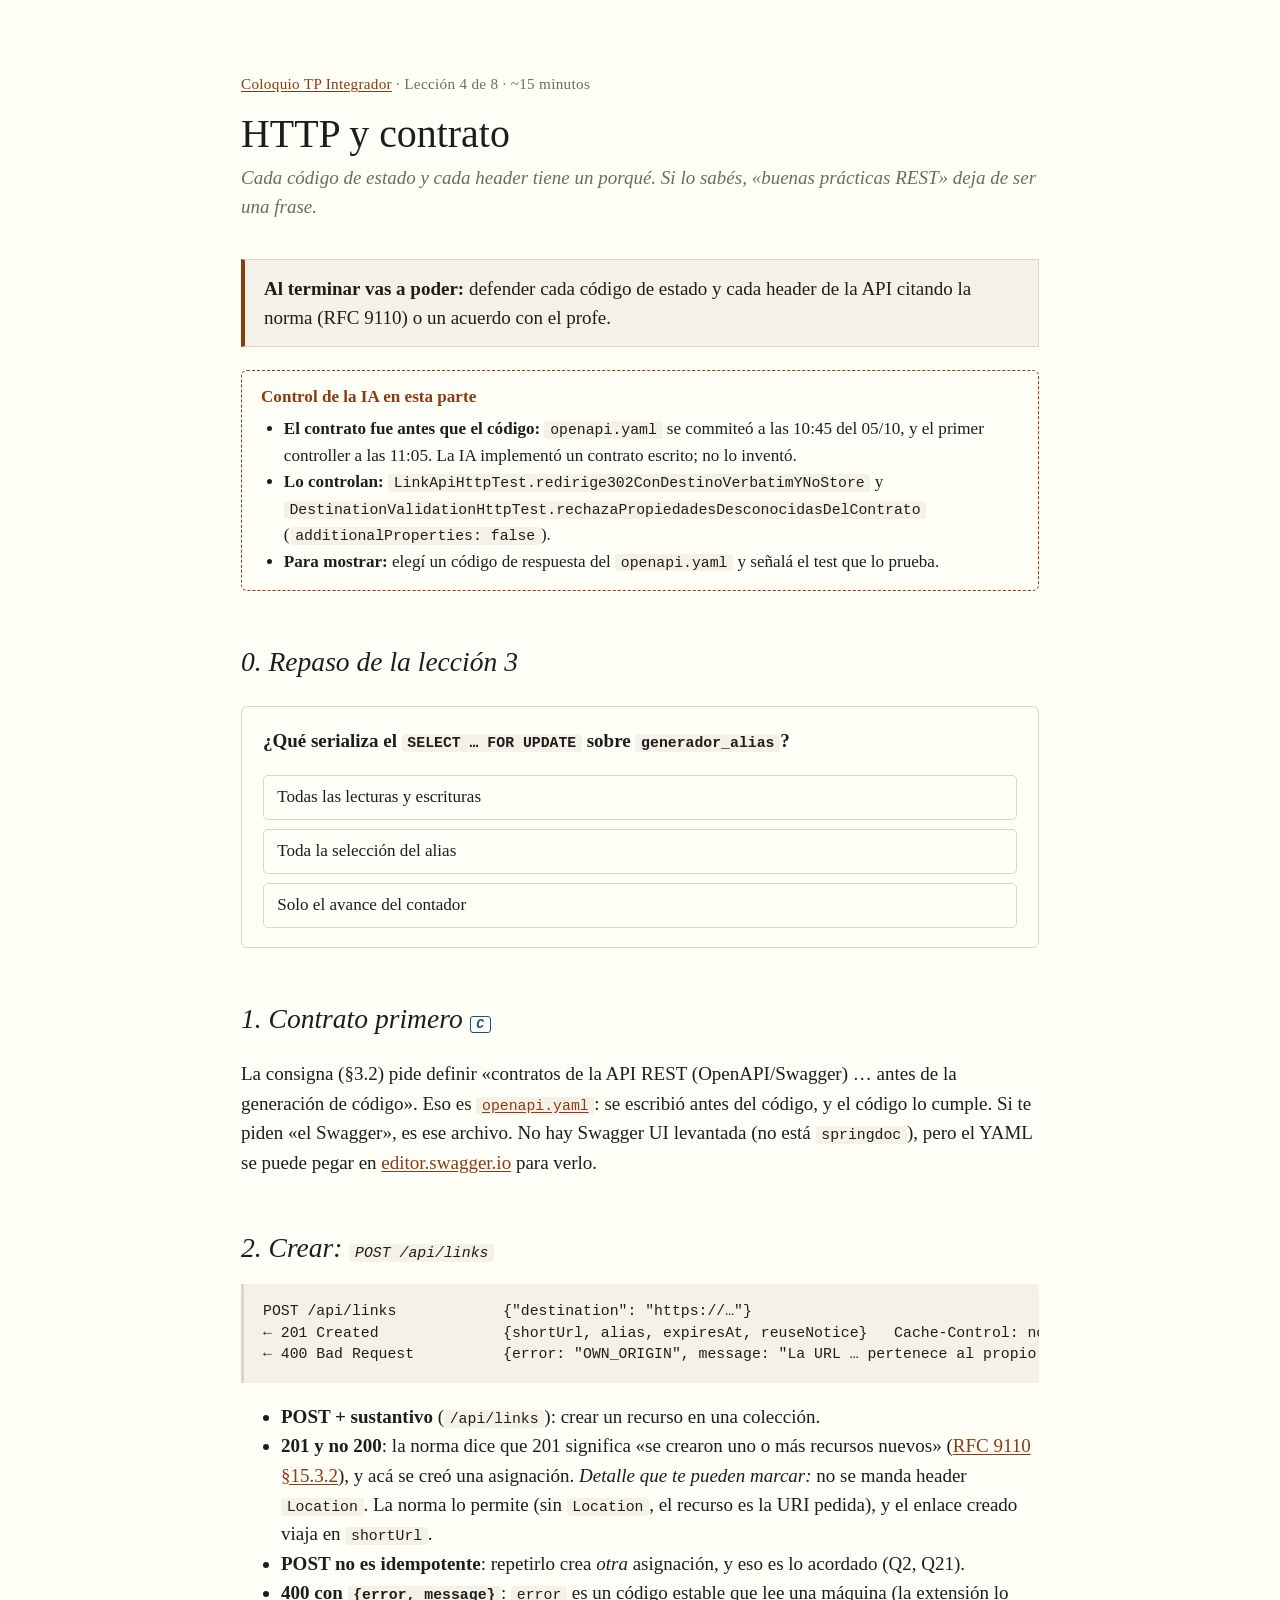
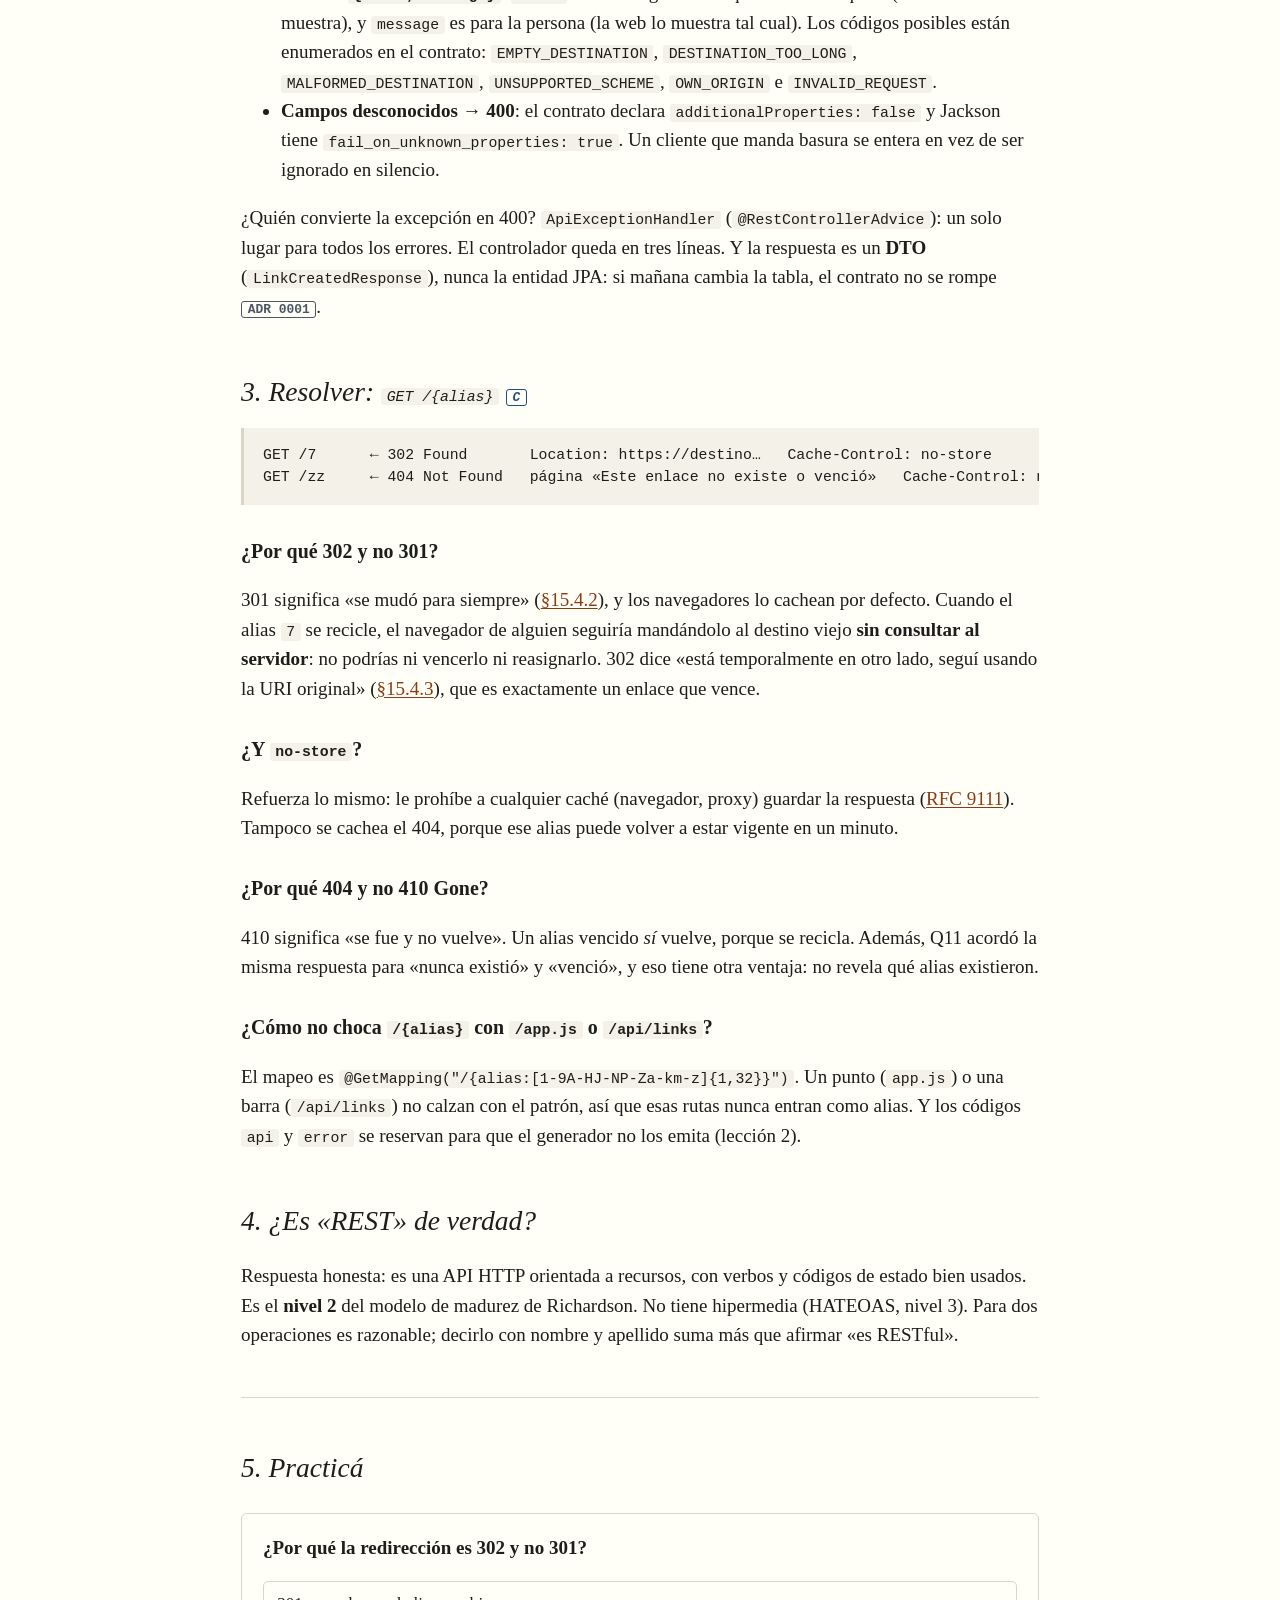
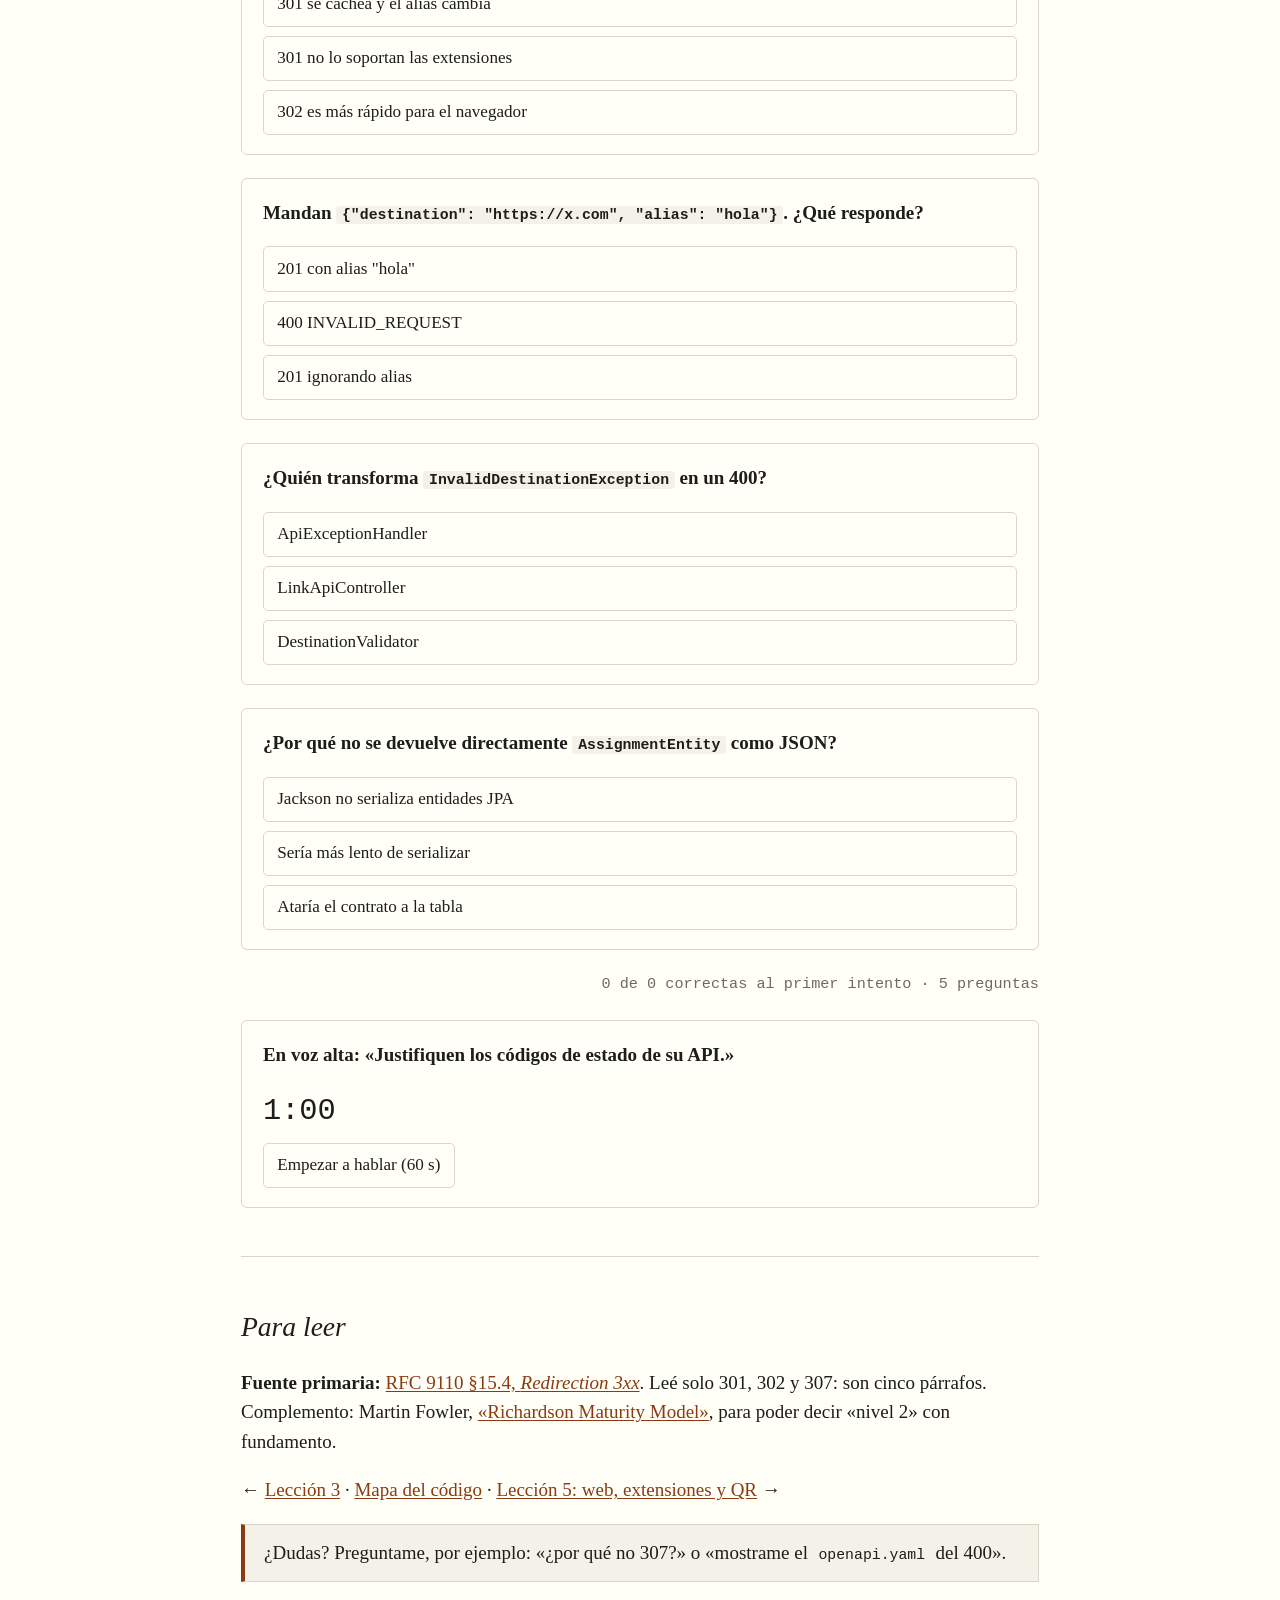
<file: lessons/0004-http-y-contrato.html>
<!DOCTYPE html>
<html lang="es">
<head>
<meta charset="utf-8">
<meta name="viewport" content="width=device-width, initial-scale=1">
<title>Lección 4 · HTTP y contrato</title>
<link rel="stylesheet" href="../assets/curso.css">
</head>
<body>
<main>

<p class="meta"><a href="../index.html">Coloquio TP Integrador</a> · Lección 4 de 8 · ~15 minutos</p>
<h1>HTTP y contrato</h1>
<p class="subtitulo">Cada código de estado y cada header tiene un porqué. Si lo sabés, «buenas prácticas REST» deja de ser una frase.</p>

<div class="victoria">
  <strong>Al terminar vas a poder:</strong> defender cada código de estado y cada header de la API
  citando la norma (RFC 9110) o un acuerdo con el profe.
</div>

<div class="control">
  <strong>Control de la IA en esta parte</strong>
  <ul>
    <li><strong>El contrato fue antes que el código:</strong> <code>openapi.yaml</code> se commiteó a las 10:45 del 05/10,
    y el primer controller a las 11:05. La IA implementó un contrato escrito; no lo inventó.</li>
    <li><strong>Lo controlan:</strong> <code>LinkApiHttpTest.redirige302ConDestinoVerbatimYNoStore</code> y
    <code>DestinationValidationHttpTest.rechazaPropiedadesDesconocidasDelContrato</code>
    (<code>additionalProperties: false</code>).</li>
    <li><strong>Para mostrar:</strong> elegí un código de respuesta del <code>openapi.yaml</code> y señalá el test que lo prueba.</li>
  </ul>
</div>

<h2>0. Repaso de la lección 3</h2>

<section class="ejercicio quiz" data-correcta="b">
  <p class="pregunta">¿Qué serializa el <code>SELECT … FOR UPDATE</code> sobre <code>generador_alias</code>?</p>
  <div class="opciones">
    <button data-op="a">Solo el avance del contador</button>
    <button data-op="b">Toda la selección del alias</button>
    <button data-op="c">Todas las lecturas y escrituras</button>
  </div>
  <p class="devolucion" data-op="a" hidden>✘ Si fuera solo el contador, dos pedidos podrían reciclar el mismo vencido.</p>
  <p class="devolucion" data-op="b" hidden>✔ Reciclar o generar, y además asignar, hasta el commit.</p>
  <p class="devolucion" data-op="c" hidden>✘ Las resoluciones (<code>readOnly</code>) no toman el candado.</p>
</section>

<h2>1. Contrato primero <span class="tag c">C</span></h2>

<p>La consigna (§3.2) pide definir «contratos de la API REST (OpenAPI/Swagger) … antes de la generación de código».
Eso es <a href="https://github.com/SpendIce/PP6-TPIntegrador/blob/main/openapi.yaml"><code>openapi.yaml</code></a>: se escribió
antes del código, y el código lo cumple. Si te piden «el Swagger», es ese archivo. No hay Swagger UI levantada
(no está <code>springdoc</code>), pero el YAML se puede pegar en <a href="https://editor.swagger.io/">editor.swagger.io</a>
para verlo.</p>

<h2>2. Crear: <code>POST /api/links</code></h2>

<pre><code>POST /api/links            {"destination": "https://…"}
← 201 Created              {shortUrl, alias, expiresAt, reuseNotice}   Cache-Control: no-store
← 400 Bad Request          {error: "OWN_ORIGIN", message: "La URL … pertenece al propio acortador."}</code></pre>

<ul>
  <li><strong>POST + sustantivo</strong> (<code>/api/links</code>): crear un recurso en una colección.</li>
  <li><strong>201 y no 200</strong>: la norma dice que 201 significa «se crearon uno o más recursos nuevos»
  (<a href="https://www.rfc-editor.org/rfc/rfc9110.html#name-201-created">RFC 9110 §15.3.2</a>), y acá se creó una asignación.
  <em>Detalle que te pueden marcar:</em> no se manda header <code>Location</code>. La norma lo permite (sin
  <code>Location</code>, el recurso es la URI pedida), y el enlace creado viaja en <code>shortUrl</code>.</li>
  <li><strong>POST no es idempotente</strong>: repetirlo crea <em>otra</em> asignación, y eso es lo acordado (Q2, Q21).</li>
  <li><strong>400 con <code>{error, message}</code></strong>: <code>error</code> es un código estable que lee una
  máquina (la extensión lo muestra), y <code>message</code> es para la persona (la web lo muestra tal cual). Los
  códigos posibles están enumerados en el contrato: <code>EMPTY_DESTINATION</code>, <code>DESTINATION_TOO_LONG</code>,
  <code>MALFORMED_DESTINATION</code>, <code>UNSUPPORTED_SCHEME</code>, <code>OWN_ORIGIN</code> e <code>INVALID_REQUEST</code>.</li>
  <li><strong>Campos desconocidos → 400</strong>: el contrato declara <code>additionalProperties: false</code> y Jackson
  tiene <code>fail_on_unknown_properties: true</code>. Un cliente que manda basura se entera en vez de ser ignorado en silencio.</li>
</ul>

<p>¿Quién convierte la excepción en 400? <code>ApiExceptionHandler</code> (<code>@RestControllerAdvice</code>): un solo lugar
para todos los errores. El controlador queda en tres líneas. Y la respuesta es un <strong>DTO</strong>
(<code>LinkCreatedResponse</code>), nunca la entidad JPA: si mañana cambia la tabla, el contrato no se rompe <span class="tag t">ADR 0001</span>.</p>

<h2>3. Resolver: <code>GET /{alias}</code> <span class="tag c">C</span></h2>

<pre><code>GET /7      ← 302 Found       Location: https://destino…   Cache-Control: no-store
GET /zz     ← 404 Not Found   página «Este enlace no existe o venció»   Cache-Control: no-store</code></pre>

<h3>¿Por qué 302 y no 301?</h3>
<p>301 significa «se mudó para siempre» (<a href="https://www.rfc-editor.org/rfc/rfc9110.html#name-301-moved-permanently">§15.4.2</a>),
y los navegadores lo cachean por defecto. Cuando el alias <code>7</code> se recicle, el navegador de alguien seguiría
mandándolo al destino viejo <strong>sin consultar al servidor</strong>: no podrías ni vencerlo ni reasignarlo. 302 dice «está
temporalmente en otro lado, seguí usando la URI original»
(<a href="https://www.rfc-editor.org/rfc/rfc9110.html#name-302-found">§15.4.3</a>), que es exactamente un enlace que vence.</p>

<h3>¿Y <code>no-store</code>?</h3>
<p>Refuerza lo mismo: le prohíbe a cualquier caché (navegador, proxy) guardar la respuesta
(<a href="https://www.rfc-editor.org/rfc/rfc9111.html#name-no-store-2">RFC 9111</a>). Tampoco se cachea el 404,
porque ese alias puede volver a estar vigente en un minuto.</p>

<h3>¿Por qué 404 y no 410 Gone?</h3>
<p>410 significa «se fue y no vuelve». Un alias vencido <em>sí</em> vuelve, porque se recicla. Además, Q11 acordó la misma
respuesta para «nunca existió» y «venció», y eso tiene otra ventaja: no revela qué alias existieron.</p>

<h3>¿Cómo no choca <code>/{alias}</code> con <code>/app.js</code> o <code>/api/links</code>?</h3>
<p>El mapeo es <code>@GetMapping("/{alias:[1-9A-HJ-NP-Za-km-z]{1,32}}")</code>. Un punto (<code>app.js</code>) o una barra
(<code>/api/links</code>) no calzan con el patrón, así que esas rutas nunca entran como alias. Y los códigos
<code>api</code> y <code>error</code> se reservan para que el generador no los emita (lección 2).</p>

<h2>4. ¿Es «REST» de verdad?</h2>
<p>Respuesta honesta: es una API HTTP orientada a recursos, con verbos y códigos de estado bien usados. Es el
<strong>nivel 2</strong> del modelo de madurez de Richardson. No tiene hipermedia (HATEOAS, nivel 3). Para dos
operaciones es razonable; decirlo con nombre y apellido suma más que afirmar «es RESTful».</p>

<hr>

<h2>5. Practicá</h2>

<section class="ejercicio quiz" data-correcta="c">
  <p class="pregunta">¿Por qué la redirección es 302 y no 301?</p>
  <div class="opciones">
    <button data-op="a">301 no lo soportan las extensiones</button>
    <button data-op="b">302 es más rápido para el navegador</button>
    <button data-op="c">301 se cachea y el alias cambia</button>
  </div>
  <p class="devolucion" data-op="a" hidden>✘ Las extensiones ni siquiera resuelven enlaces: solo crean.</p>
  <p class="devolucion" data-op="b" hidden>✘ La velocidad es la misma; la diferencia está en el significado y en la caché.</p>
  <p class="devolucion" data-op="c" hidden>✔ Un 301 cacheado sobrevive al vencimiento y a la reasignación del alias.</p>
</section>

<section class="ejercicio quiz" data-correcta="a">
  <p class="pregunta">Mandan <code>{"destination": "https://x.com", "alias": "hola"}</code>. ¿Qué responde?</p>
  <div class="opciones">
    <button data-op="a">400 INVALID_REQUEST</button>
    <button data-op="b">201 ignorando alias</button>
    <button data-op="c">201 con alias "hola"</button>
  </div>
  <p class="devolucion" data-op="a" hidden>✔ Propiedad desconocida: <code>additionalProperties: false</code> en el contrato y <code>fail_on_unknown_properties</code> en Jackson. Lo prueba <code>rechazaPropiedadesDesconocidasDelContrato</code>.</p>
  <p class="devolucion" data-op="b" hidden>✘ Ignorar en silencio es lo que se evitó a propósito: el cliente creería que pidió un alias.</p>
  <p class="devolucion" data-op="c" hidden>✘ Los alias personalizados no existen en la etapa 1. Están analizados en <code>evidencia-evolucion.md</code>, sin implementar.</p>
</section>

<section class="ejercicio quiz" data-correcta="b">
  <p class="pregunta">¿Quién transforma <code>InvalidDestinationException</code> en un 400?</p>
  <div class="opciones">
    <button data-op="a">LinkApiController</button>
    <button data-op="b">ApiExceptionHandler</button>
    <button data-op="c">DestinationValidator</button>
  </div>
  <p class="devolucion" data-op="a" hidden>✘ El controlador no tiene ningún <code>try/catch</code>: la excepción lo atraviesa.</p>
  <p class="devolucion" data-op="b" hidden>✔ <code>@RestControllerAdvice</code> + <code>@ExceptionHandler</code>: usa el <code>reason</code> como <code>error</code> y el mensaje como <code>message</code>.</p>
  <p class="devolucion" data-op="c" hidden>✘ El validador es dominio: lanza la excepción, pero no sabe que existe HTTP.</p>
</section>

<section class="ejercicio quiz" data-correcta="a">
  <p class="pregunta">¿Por qué no se devuelve directamente <code>AssignmentEntity</code> como JSON?</p>
  <div class="opciones">
    <button data-op="a">Ataría el contrato a la tabla</button>
    <button data-op="b">Jackson no serializa entidades JPA</button>
    <button data-op="c">Sería más lento de serializar</button>
  </div>
  <p class="devolucion" data-op="a" hidden>✔ Cambiar una columna rompería la web y las extensiones. El DTO desacopla (ADR 0001).</p>
  <p class="devolucion" data-op="b" hidden>✘ Técnicamente puede serializarlas. El problema es de diseño, no de capacidad.</p>
  <p class="devolucion" data-op="c" hidden>✘ No es una cuestión de rendimiento.</p>
</section>

<p class="marcador" data-quiz-marcador></p>

<section class="ejercicio oral" data-segundos="60">
  <p class="pregunta">En voz alta: «Justifiquen los códigos de estado de su API.»</p>
  <details class="modelo">
    <summary>Respuesta modelo</summary>
    <p>«Crear es un POST a la colección <code>/api/links</code> y responde 201 porque crea una asignación. No es
    idempotente, y eso lo acordamos: cada pedido es una asignación nueva. Si la entrada es inválida respondemos 400
    con un código estable y un mensaje legible, todo centralizado en un <code>ControllerAdvice</code>. Resolver
    responde 302, no 301, porque el 301 se cachea como permanente, y nuestro alias vence y se reasigna. Por lo
    mismo, todo va con <code>no-store</code>. Si no hay asignación vigente, respondemos 404 y no 410, porque el alias
    puede volver a usarse, y además así no revelamos si existió. El contrato está en <code>openapi.yaml</code> y se
    escribió antes del código.»</p>
  </details>
</section>

<hr>

<h2>Para leer</h2>
<p><strong>Fuente primaria:</strong> <a href="https://www.rfc-editor.org/rfc/rfc9110.html#name-redirection-3xx">RFC 9110 §15.4,
<em>Redirection 3xx</em></a>. Leé solo 301, 302 y 307: son cinco párrafos. Complemento: Martin Fowler,
<a href="https://martinfowler.com/articles/richardsonMaturityModel.html">«Richardson Maturity Model»</a>, para poder decir
«nivel 2» con fundamento.</p>

<p>← <a href="0003-persistencia-y-concurrencia.html">Lección 3</a> ·
<a href="../reference/mapa-del-codigo.html">Mapa del código</a> ·
<a href="0005-clientes-web-extensiones-qr.html">Lección 5: web, extensiones y QR</a> →</p>

<p class="victoria">¿Dudas? Preguntame, por ejemplo: «¿por qué no 307?» o «mostrame el <code>openapi.yaml</code> del 400».</p>

</main>
<script src="../assets/quiz.js"></script>
<script src="../assets/oral.js"></script>
</body>
</html>
</file>
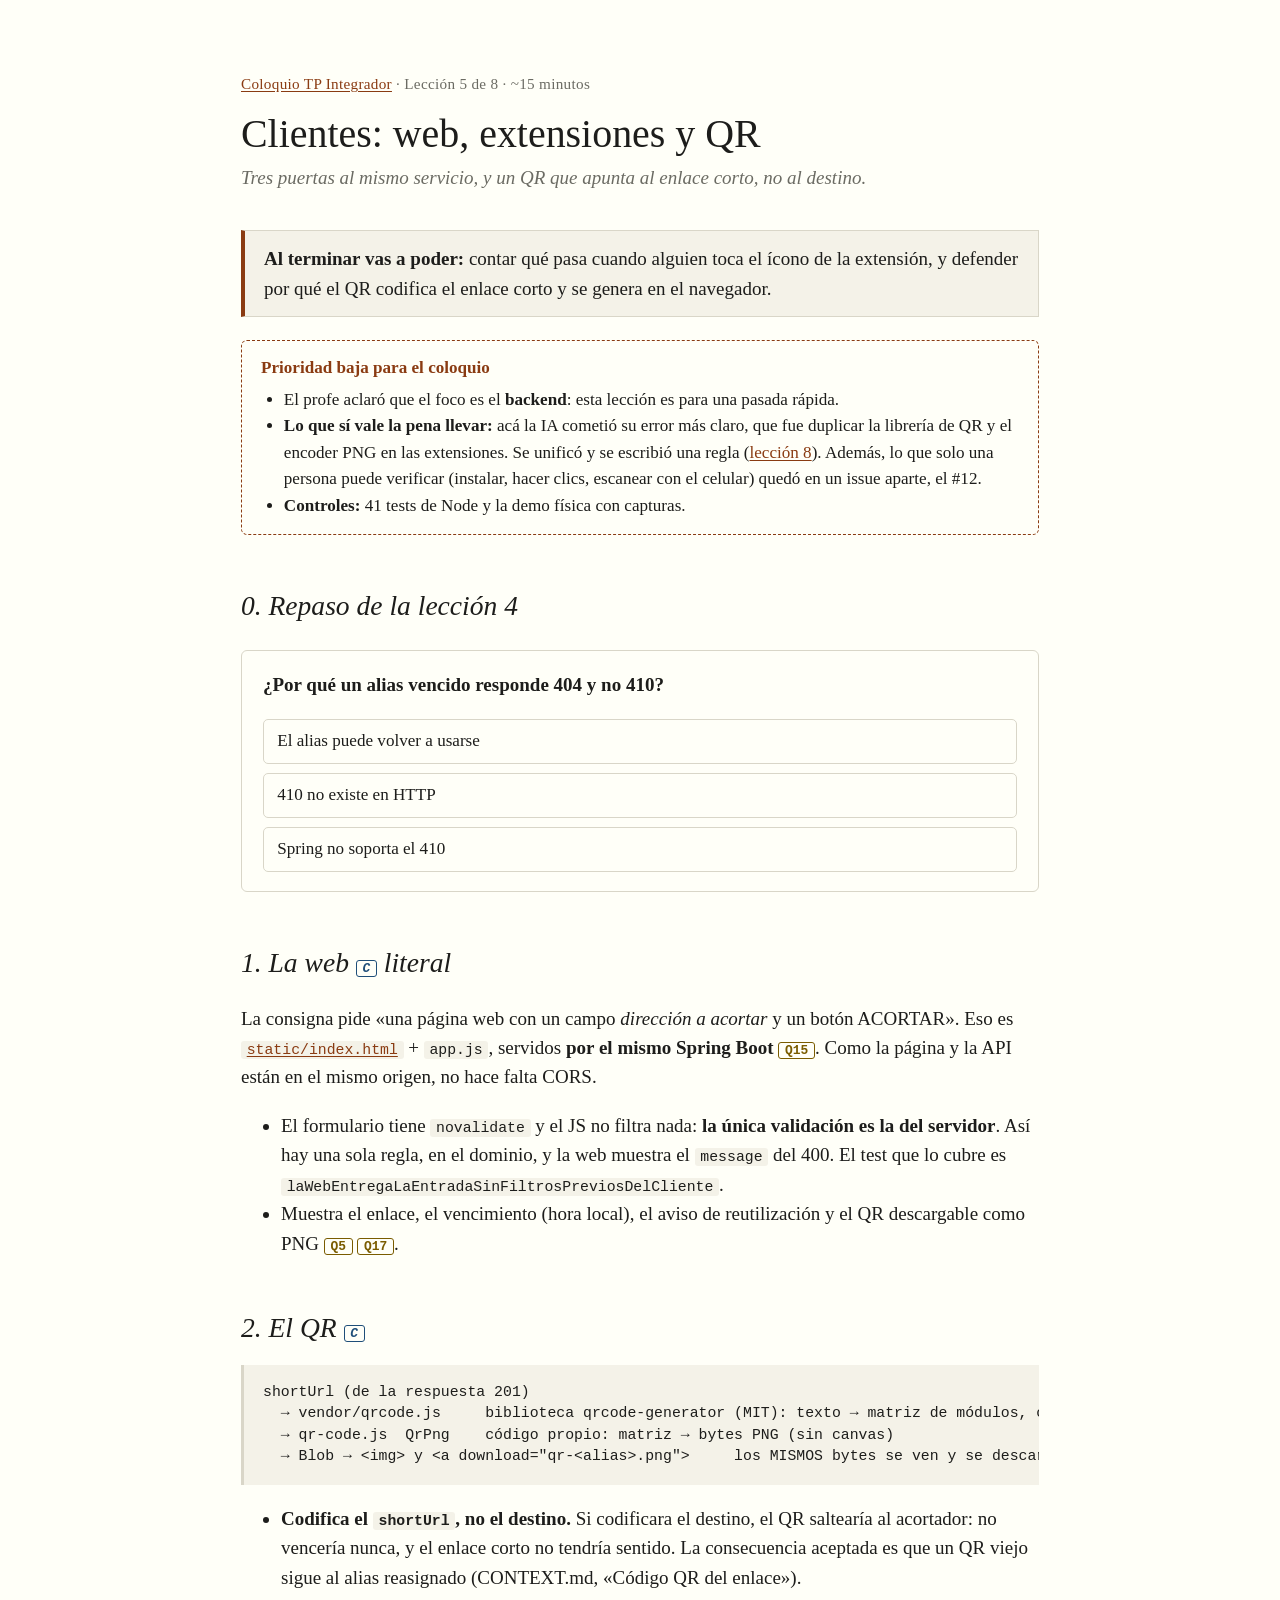
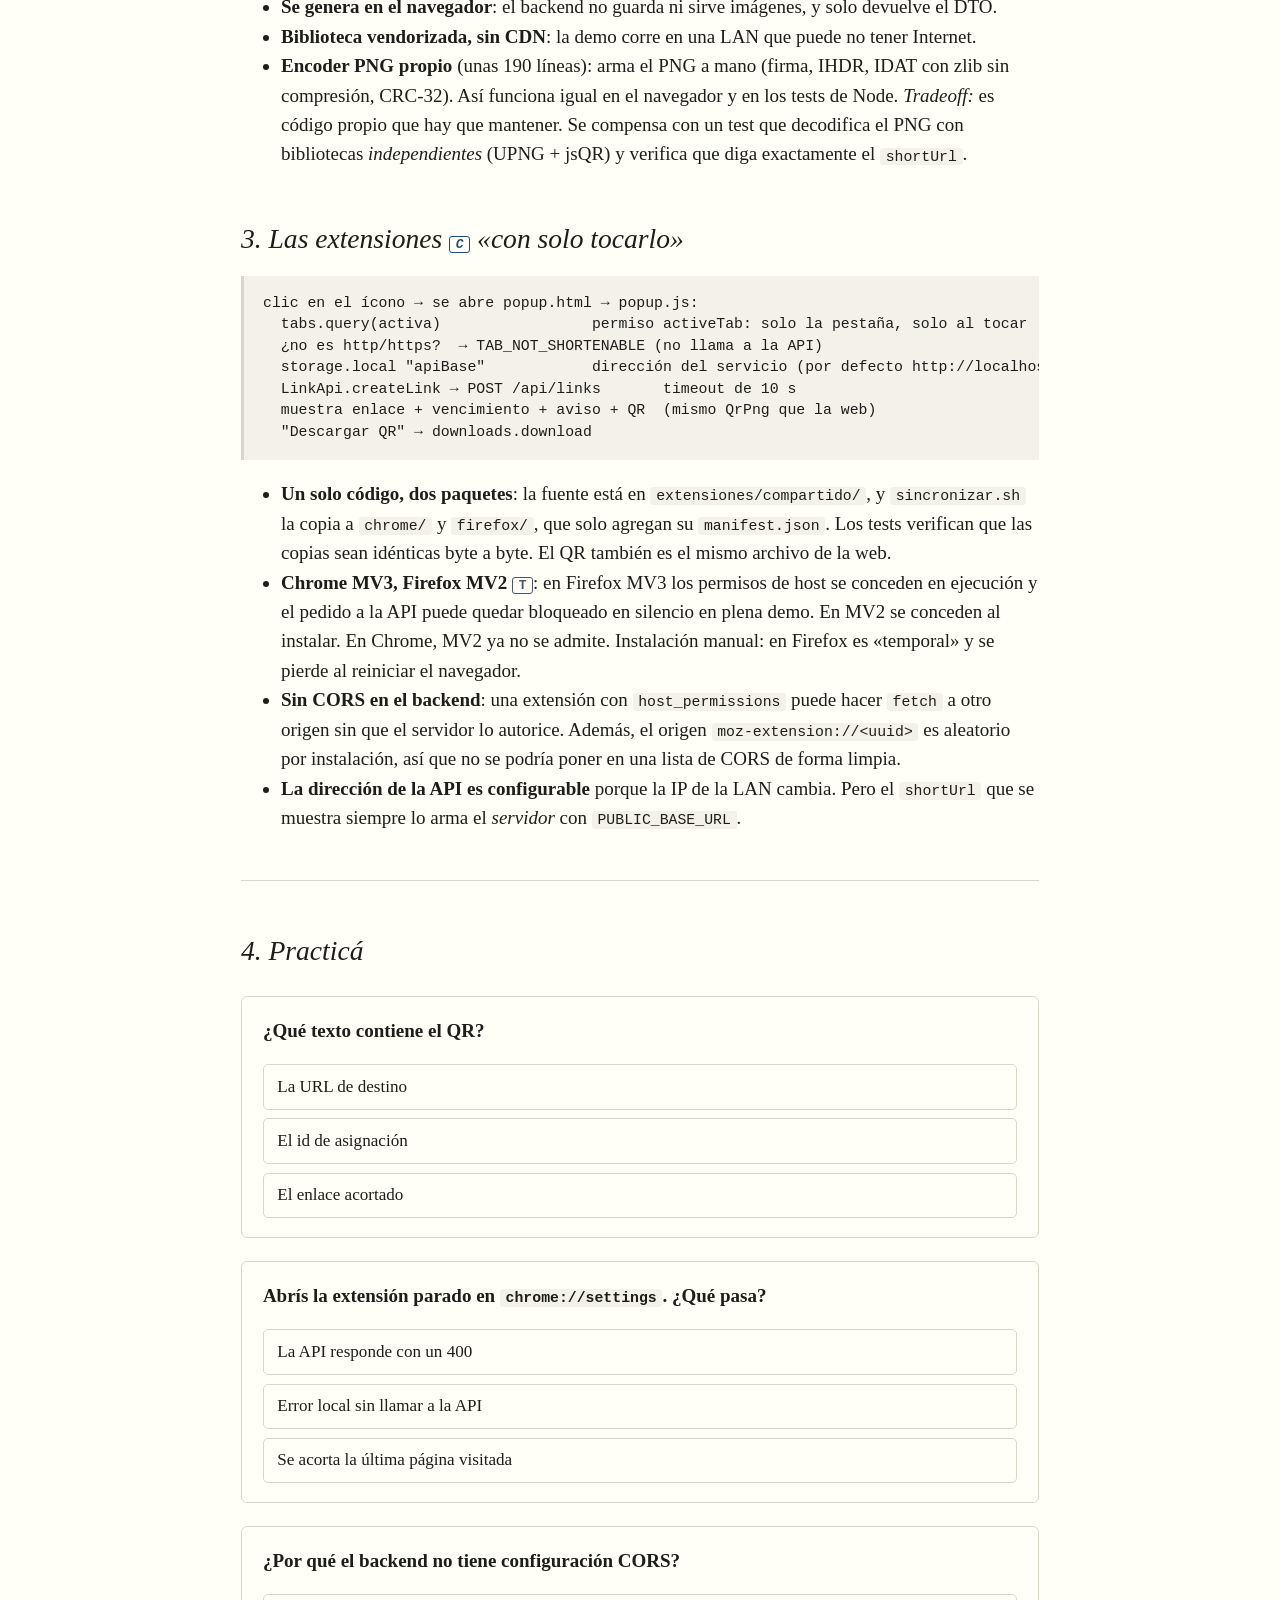
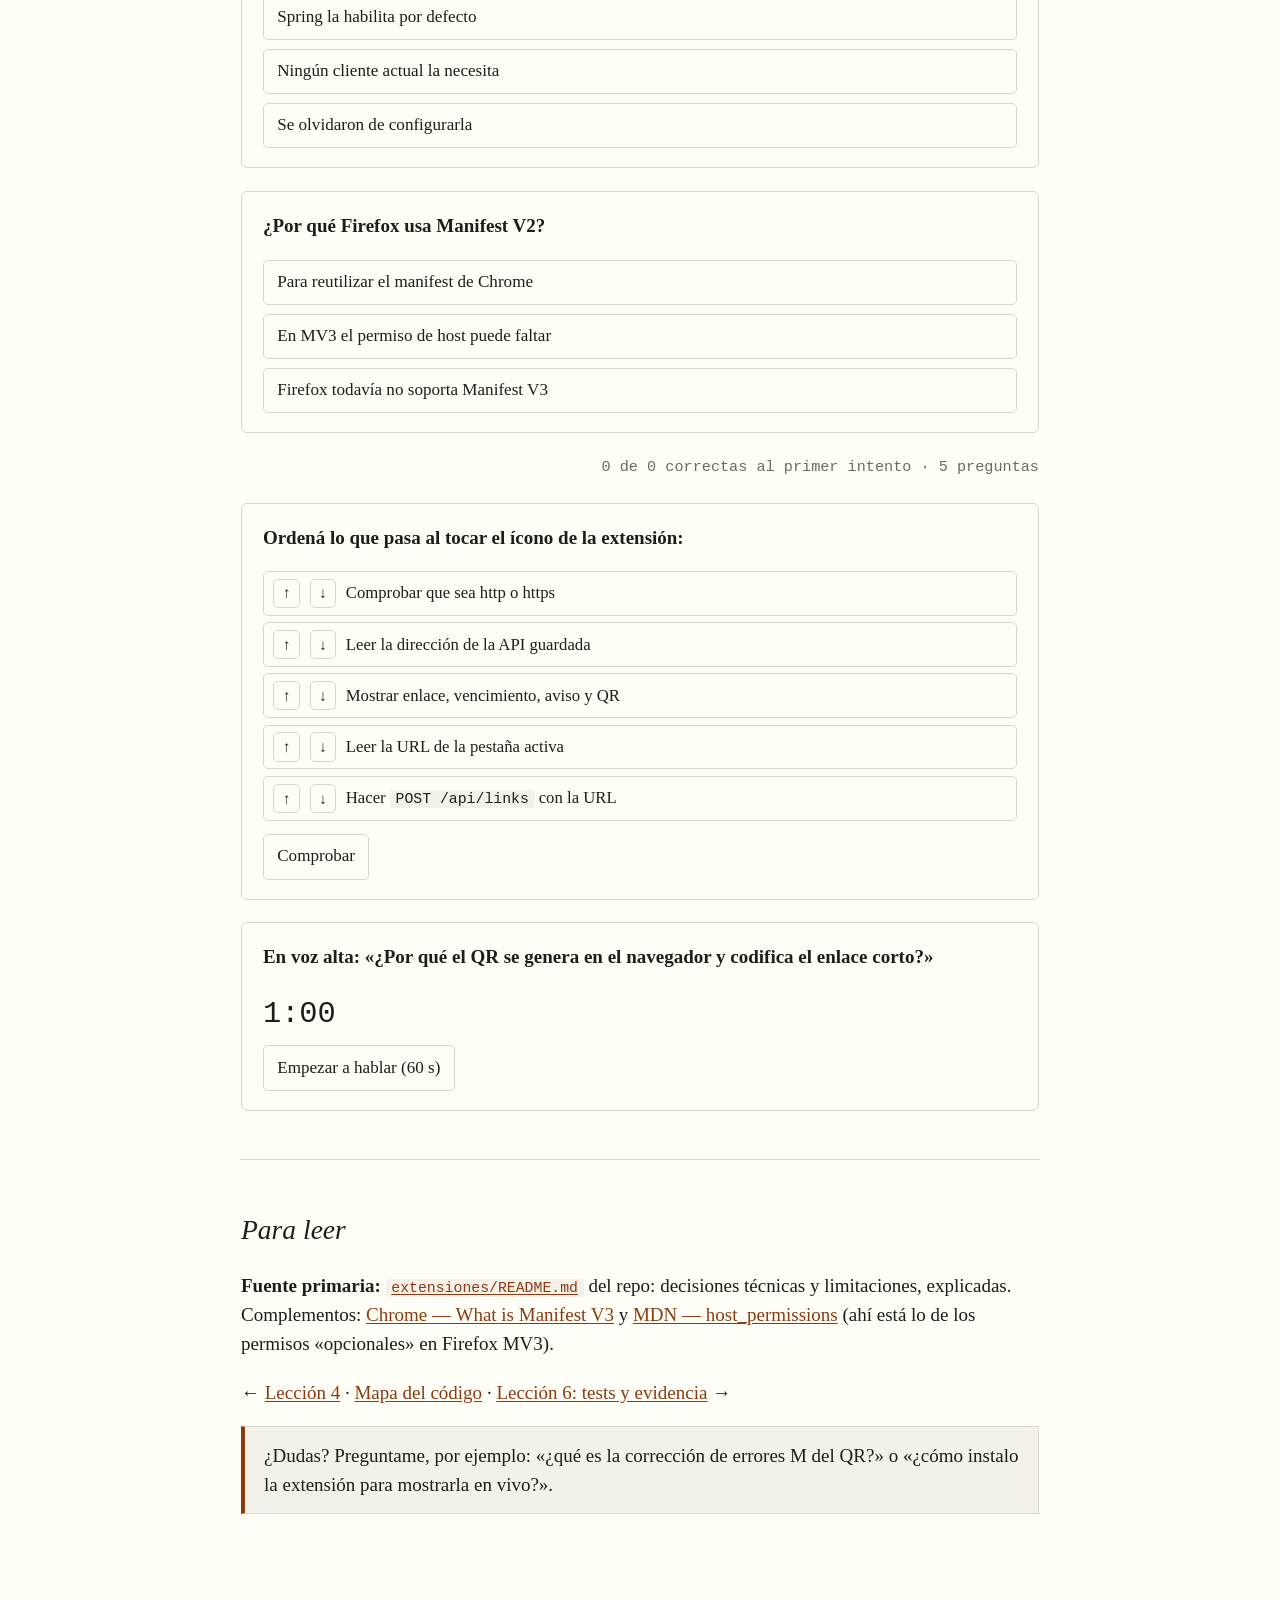
<file: lessons/0005-clientes-web-extensiones-qr.html>
<!DOCTYPE html>
<html lang="es">
<head>
<meta charset="utf-8">
<meta name="viewport" content="width=device-width, initial-scale=1">
<title>Lección 5 · Web, extensiones y QR</title>
<link rel="stylesheet" href="../assets/curso.css">
</head>
<body>
<main>

<p class="meta"><a href="../index.html">Coloquio TP Integrador</a> · Lección 5 de 8 · ~15 minutos</p>
<h1>Clientes: web, extensiones y QR</h1>
<p class="subtitulo">Tres puertas al mismo servicio, y un QR que apunta al enlace corto, no al destino.</p>

<div class="victoria">
  <strong>Al terminar vas a poder:</strong> contar qué pasa cuando alguien toca el ícono de la extensión,
  y defender por qué el QR codifica el enlace corto y se genera en el navegador.
</div>

<div class="control">
  <strong>Prioridad baja para el coloquio</strong>
  <ul>
    <li>El profe aclaró que el foco es el <strong>backend</strong>: esta lección es para una pasada rápida.</li>
    <li><strong>Lo que sí vale la pena llevar:</strong> acá la IA cometió su error más claro, que fue duplicar la librería
    de QR y el encoder PNG en las extensiones. Se unificó y se escribió una regla (<a href="0008-como-controlamos-a-la-ia.html">lección 8</a>). Además, lo que solo una persona
    puede verificar (instalar, hacer clics, escanear con el celular) quedó en un issue aparte, el #12.</li>
    <li><strong>Controles:</strong> 41 tests de Node y la demo física con capturas.</li>
  </ul>
</div>

<h2>0. Repaso de la lección 4</h2>

<section class="ejercicio quiz" data-correcta="b">
  <p class="pregunta">¿Por qué un alias vencido responde 404 y no 410?</p>
  <div class="opciones">
    <button data-op="a">410 no existe en HTTP</button>
    <button data-op="b">El alias puede volver a usarse</button>
    <button data-op="c">Spring no soporta el 410</button>
  </div>
  <p class="devolucion" data-op="a" hidden>✘ Existe: es <em>Gone</em>, y significa «no vuelve».</p>
  <p class="devolucion" data-op="b" hidden>✔ Y además, con una misma respuesta para desconocido y vencido (Q11), no se revela qué alias existieron.</p>
  <p class="devolucion" data-op="c" hidden>✘ Spring devuelve cualquier código de estado.</p>
</section>

<h2>1. La web <span class="tag c">C</span> literal</h2>

<p>La consigna pide «una página web con un campo <em>dirección a acortar</em> y un botón ACORTAR». Eso es
<a href="https://github.com/SpendIce/PP6-TPIntegrador/blob/main/src/main/resources/static/index.html"><code>static/index.html</code></a>
+ <code>app.js</code>, servidos <strong>por el mismo Spring Boot</strong> <span class="tag q">Q15</span>. Como la página y la API
están en el mismo origen, no hace falta CORS.</p>

<ul>
  <li>El formulario tiene <code>novalidate</code> y el JS no filtra nada: <strong>la única validación es la del servidor</strong>.
  Así hay una sola regla, en el dominio, y la web muestra el <code>message</code> del 400. El test que lo cubre es
  <code>laWebEntregaLaEntradaSinFiltrosPreviosDelCliente</code>.</li>
  <li>Muestra el enlace, el vencimiento (hora local), el aviso de reutilización y el QR descargable como PNG
  <span class="tag q">Q5</span> <span class="tag q">Q17</span>.</li>
</ul>

<h2>2. El QR <span class="tag c">C</span></h2>

<pre><code>shortUrl (de la respuesta 201)
  → vendor/qrcode.js     biblioteca qrcode-generator (MIT): texto → matriz de módulos, corrección M
  → qr-code.js  QrPng    código propio: matriz → bytes PNG (sin canvas)
  → Blob → &lt;img&gt; y &lt;a download="qr-&lt;alias&gt;.png"&gt;     los MISMOS bytes se ven y se descargan</code></pre>

<ul>
  <li><strong>Codifica el <code>shortUrl</code>, no el destino.</strong> Si codificara el destino, el QR saltearía al
  acortador: no vencería nunca, y el enlace corto no tendría sentido. La consecuencia aceptada es que un QR viejo
  sigue al alias reasignado (CONTEXT.md, «Código QR del enlace»).</li>
  <li><strong>Se genera en el navegador</strong>: el backend no guarda ni sirve imágenes, y solo devuelve el DTO.</li>
  <li><strong>Biblioteca vendorizada, sin CDN</strong>: la demo corre en una LAN que puede no tener Internet.</li>
  <li><strong>Encoder PNG propio</strong> (unas 190 líneas): arma el PNG a mano (firma, IHDR, IDAT con zlib sin compresión,
  CRC-32). Así funciona igual en el navegador y en los tests de Node. <em>Tradeoff:</em> es código propio que hay que
  mantener. Se compensa con un test que decodifica el PNG con bibliotecas <em>independientes</em> (UPNG + jsQR) y
  verifica que diga exactamente el <code>shortUrl</code>.</li>
</ul>

<h2>3. Las extensiones <span class="tag c">C</span> «con solo tocarlo»</h2>

<pre><code>clic en el ícono → se abre popup.html → popup.js:
  tabs.query(activa)                 permiso activeTab: solo la pestaña, solo al tocar
  ¿no es http/https?  → TAB_NOT_SHORTENABLE (no llama a la API)
  storage.local "apiBase"            dirección del servicio (por defecto http://localhost:8080)
  LinkApi.createLink → POST /api/links       timeout de 10 s
  muestra enlace + vencimiento + aviso + QR  (mismo QrPng que la web)
  "Descargar QR" → downloads.download</code></pre>

<ul>
  <li><strong>Un solo código, dos paquetes</strong>: la fuente está en <code>extensiones/compartido/</code>, y
  <code>sincronizar.sh</code> la copia a <code>chrome/</code> y <code>firefox/</code>, que solo agregan su
  <code>manifest.json</code>. Los tests verifican que las copias sean idénticas byte a byte. El QR también es el
  mismo archivo de la web.</li>
  <li><strong>Chrome MV3, Firefox MV2</strong> <span class="tag t">T</span>: en Firefox MV3 los permisos de host
  se conceden en ejecución y el pedido a la API puede quedar bloqueado en silencio en plena demo. En MV2 se conceden al
  instalar. En Chrome, MV2 ya no se admite. Instalación manual: en Firefox es «temporal» y se pierde al reiniciar el navegador.</li>
  <li><strong>Sin CORS en el backend</strong>: una extensión con <code>host_permissions</code> puede hacer
  <code>fetch</code> a otro origen sin que el servidor lo autorice. Además, el origen <code>moz-extension://&lt;uuid&gt;</code>
  es aleatorio por instalación, así que no se podría poner en una lista de CORS de forma limpia.</li>
  <li><strong>La dirección de la API es configurable</strong> porque la IP de la LAN cambia. Pero el
  <code>shortUrl</code> que se muestra siempre lo arma el <em>servidor</em> con <code>PUBLIC_BASE_URL</code>.</li>
</ul>

<hr>

<h2>4. Practicá</h2>

<section class="ejercicio quiz" data-correcta="a">
  <p class="pregunta">¿Qué texto contiene el QR?</p>
  <div class="opciones">
    <button data-op="a">El enlace acortado</button>
    <button data-op="b">La URL de destino</button>
    <button data-op="c">El id de asignación</button>
  </div>
  <p class="devolucion" data-op="a" hidden>✔ El <code>shortUrl</code> de la respuesta. Así el QR pasa por el acortador: vence y sigue al alias.</p>
  <p class="devolucion" data-op="b" hidden>✘ Así el QR no vencería nunca y no usaría el servicio.</p>
  <p class="devolucion" data-op="c" hidden>✘ El id es interno: ni siquiera viaja en el contrato.</p>
</section>

<section class="ejercicio quiz" data-correcta="c">
  <p class="pregunta">Abrís la extensión parado en <code>chrome://settings</code>. ¿Qué pasa?</p>
  <div class="opciones">
    <button data-op="a">La API responde con un 400</button>
    <button data-op="b">Se acorta la última página visitada</button>
    <button data-op="c">Error local sin llamar a la API</button>
  </div>
  <p class="devolucion" data-op="a" hidden>✘ Ni siquiera llega a la API: el popup lo frena antes.</p>
  <p class="devolucion" data-op="b" hidden>✘ No hay historial: solo se lee la pestaña activa.</p>
  <p class="devolucion" data-op="c" hidden>✔ <code>TAB_NOT_SHORTENABLE</code>: solo se mandan URLs http/https.</p>
</section>

<section class="ejercicio quiz" data-correcta="b">
  <p class="pregunta">¿Por qué el backend no tiene configuración CORS?</p>
  <div class="opciones">
    <button data-op="a">Se olvidaron de configurarla</button>
    <button data-op="b">Ningún cliente actual la necesita</button>
    <button data-op="c">Spring la habilita por defecto</button>
  </div>
  <p class="devolucion" data-op="a" hidden>✘ Es una decisión documentada en <code>extensiones/README.md</code>.</p>
  <p class="devolucion" data-op="b" hidden>✔ La web es del mismo origen, y las extensiones usan <code>host_permissions</code>.</p>
  <p class="devolucion" data-op="c" hidden>✘ Spring no habilita CORS por defecto.</p>
</section>

<section class="ejercicio quiz" data-correcta="a">
  <p class="pregunta">¿Por qué Firefox usa Manifest V2?</p>
  <div class="opciones">
    <button data-op="a">En MV3 el permiso de host puede faltar</button>
    <button data-op="b">Firefox todavía no soporta Manifest V3</button>
    <button data-op="c">Para reutilizar el manifest de Chrome</button>
  </div>
  <p class="devolucion" data-op="a" hidden>✔ Firefox MV3 concede <code>host_permissions</code> en ejecución, y el <code>fetch</code> fallaría en silencio. MV2 los concede al instalar.</p>
  <p class="devolucion" data-op="b" hidden>✘ Sí lo soporta; el problema es cómo concede los permisos.</p>
  <p class="devolucion" data-op="c" hidden>✘ Al contrario: los manifests son lo único distinto entre los dos paquetes.</p>
</section>

<p class="marcador" data-quiz-marcador></p>

<section class="ejercicio ordenar">
  <p class="pregunta">Ordená lo que pasa al tocar el ícono de la extensión:</p>
  <ul class="ordenar-lista">
    <li data-paso="1">Leer la URL de la pestaña activa</li>
    <li data-paso="2">Comprobar que sea http o https</li>
    <li data-paso="3">Leer la dirección de la API guardada</li>
    <li data-paso="4">Hacer <code>POST /api/links</code> con la URL</li>
    <li data-paso="5">Mostrar enlace, vencimiento, aviso y QR</li>
  </ul>
  <button data-comprobar>Comprobar</button>
  <p class="devolucion" data-si-ok hidden>✔ Eso es «con solo tocarlo genere y muestre», literal de la consigna. No hay un botón extra: abrir el popup ya acorta.</p>
</section>

<section class="ejercicio oral" data-segundos="60">
  <p class="pregunta">En voz alta: «¿Por qué el QR se genera en el navegador y codifica el enlace corto?»</p>
  <details class="modelo">
    <summary>Respuesta modelo</summary>
    <p>«Codifica el enlace corto para que el QR pase por el acortador: así respeta el vencimiento, y si el alias se
    reasigna lo sigue. Eso lo acordamos y lo avisamos. Se genera en el navegador porque el backend solo devuelve el
    contrato, y no tiene sentido guardar imágenes. La biblioteca está copiada en el proyecto porque la demo es en
    LAN, sin depender de un CDN. El PNG lo armamos nosotros para que los mismos bytes se vean y se descarguen, y se
    puedan testear en Node: un test lo decodifica con bibliotecas independientes y verifica que diga exactamente el
    <code>shortUrl</code>. La web y las dos extensiones usan el mismo archivo.»</p>
  </details>
</section>

<hr>

<h2>Para leer</h2>
<p><strong>Fuente primaria:</strong> <a href="https://github.com/SpendIce/PP6-TPIntegrador/blob/main/extensiones/README.md"><code>extensiones/README.md</code></a>
del repo: decisiones técnicas y limitaciones, explicadas. Complementos:
<a href="https://developer.chrome.com/docs/extensions/develop/migrate/what-is-mv3">Chrome — What is Manifest V3</a> y
<a href="https://developer.mozilla.org/en-US/docs/Mozilla/Add-ons/WebExtensions/manifest.json/host_permissions">MDN — host_permissions</a>
(ahí está lo de los permisos «opcionales» en Firefox MV3).</p>

<p>← <a href="0004-http-y-contrato.html">Lección 4</a> ·
<a href="../reference/mapa-del-codigo.html">Mapa del código</a> ·
<a href="0006-tests-y-evidencia.html">Lección 6: tests y evidencia</a> →</p>

<p class="victoria">¿Dudas? Preguntame, por ejemplo: «¿qué es la corrección de errores M del QR?» o
«¿cómo instalo la extensión para mostrarla en vivo?».</p>

</main>
<script src="../assets/quiz.js"></script>
<script src="../assets/ordenar.js"></script>
<script src="../assets/oral.js"></script>
</body>
</html>
</file>
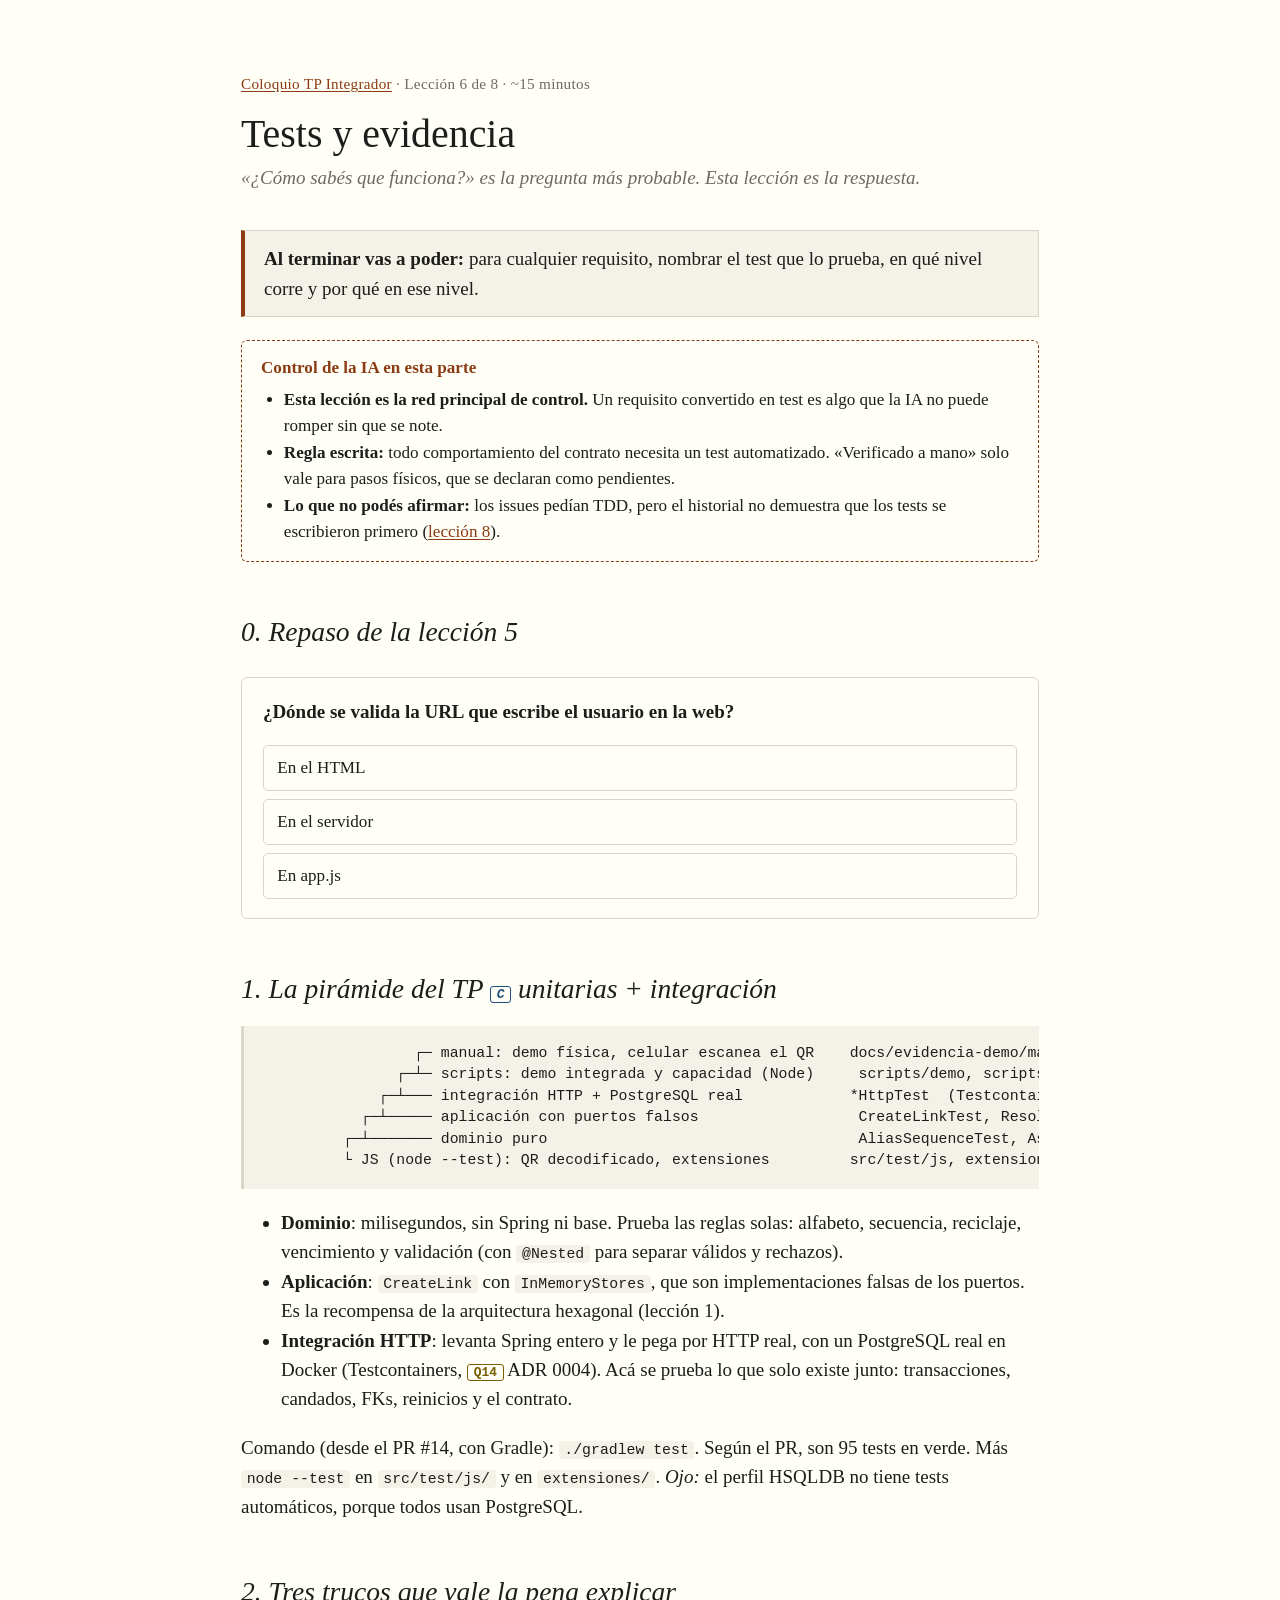
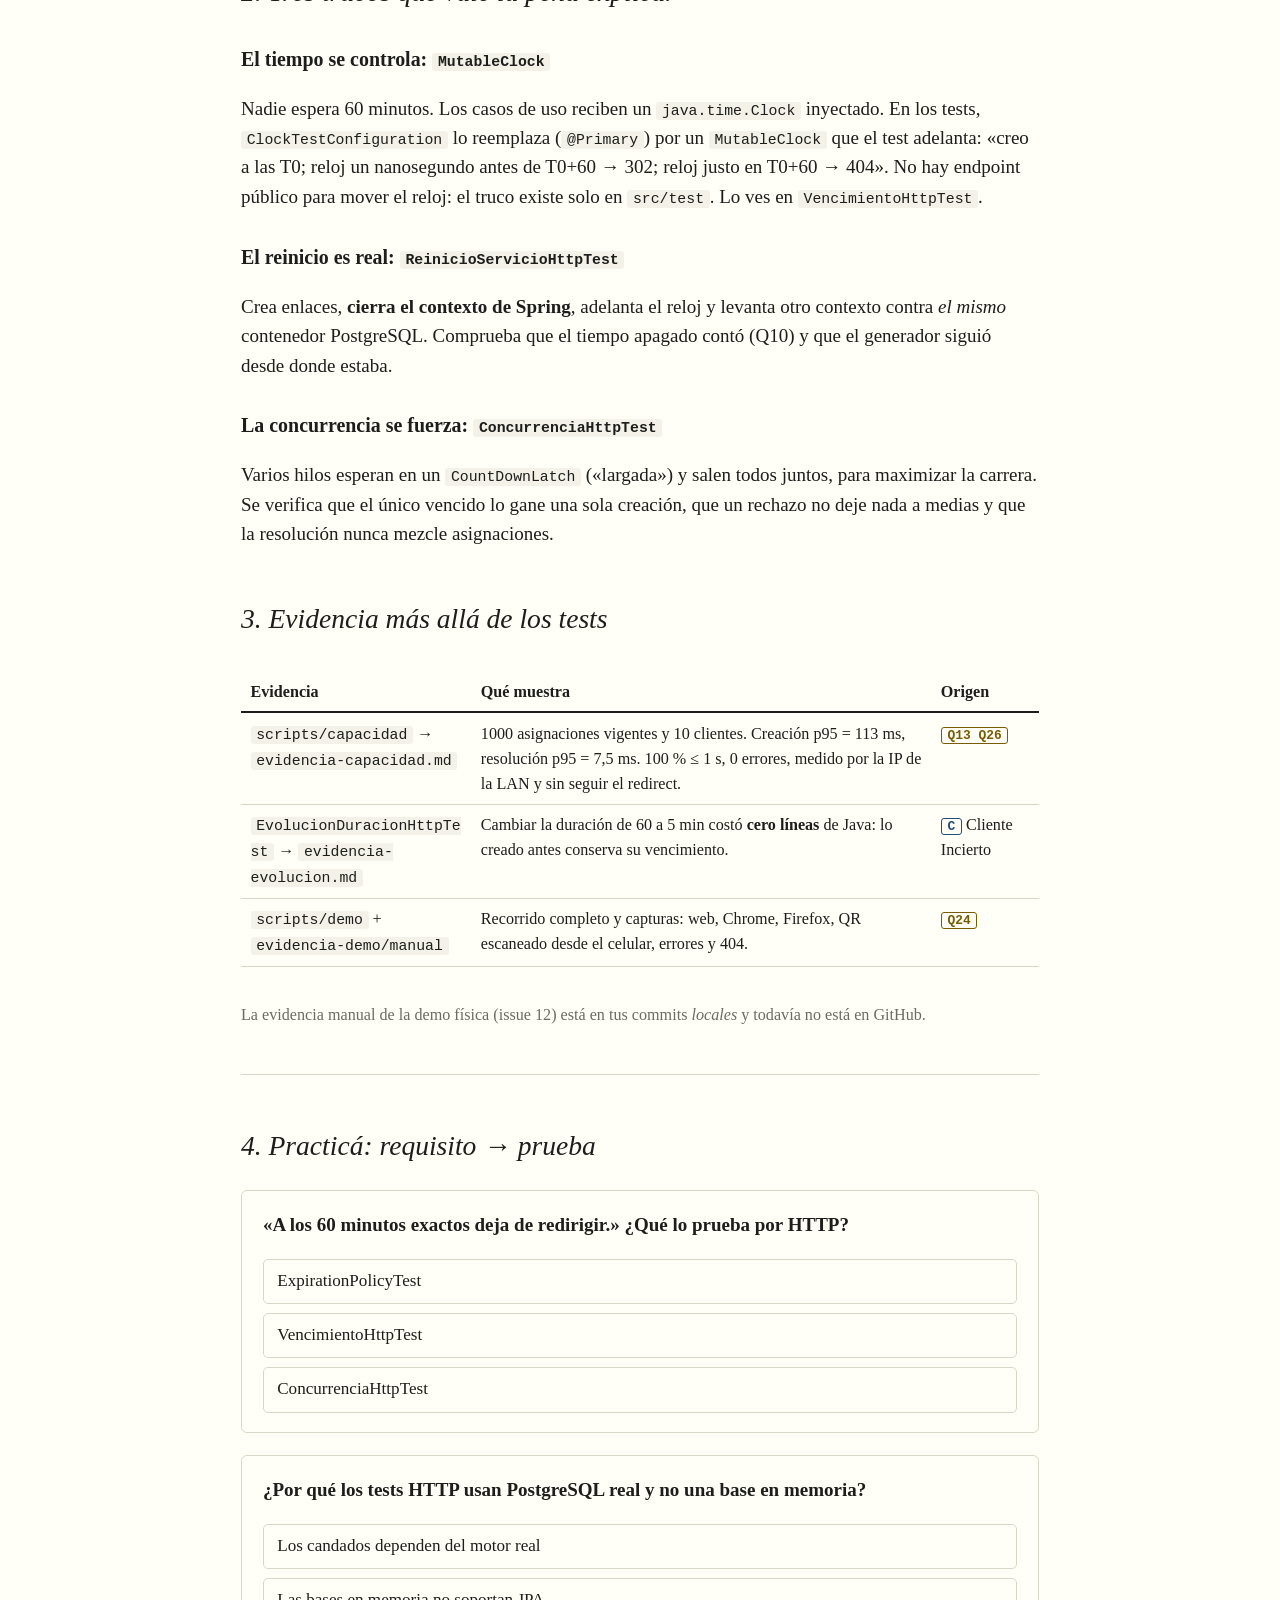
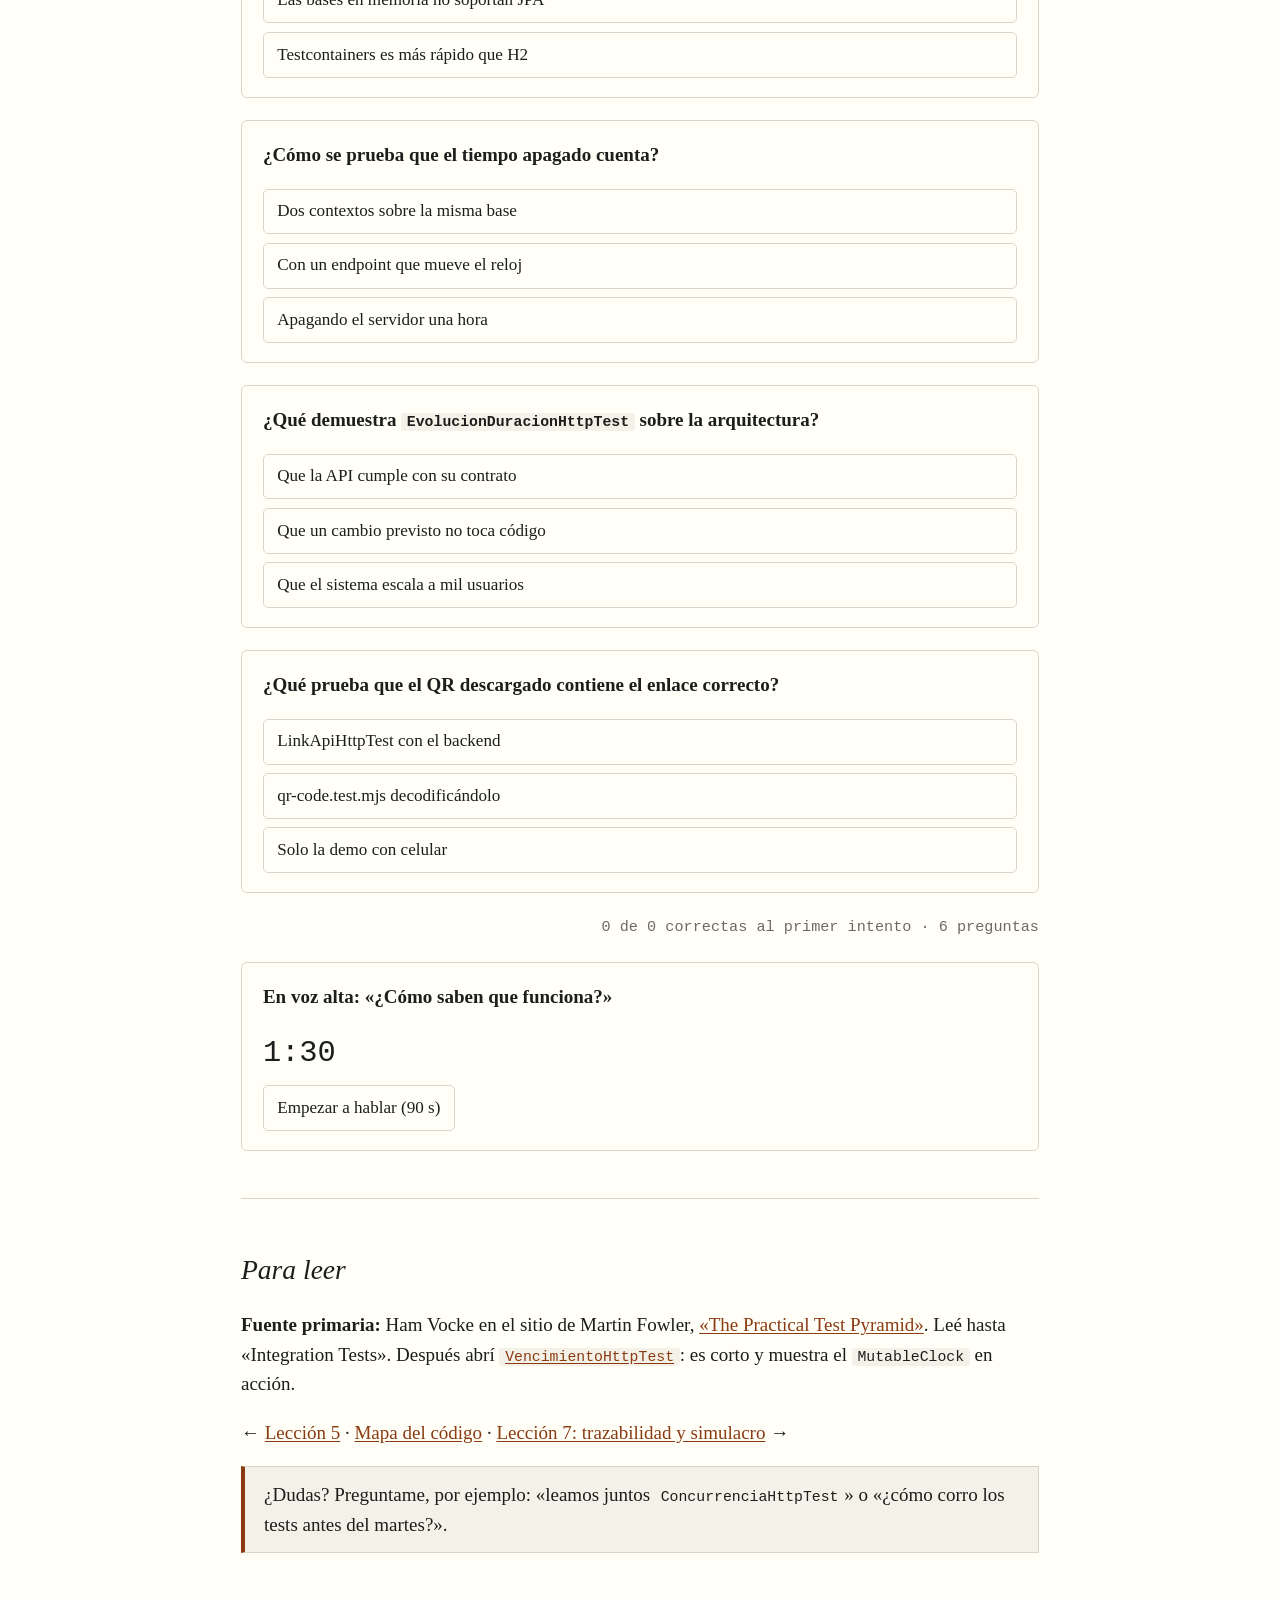
<file: lessons/0006-tests-y-evidencia.html>
<!DOCTYPE html>
<html lang="es">
<head>
<meta charset="utf-8">
<meta name="viewport" content="width=device-width, initial-scale=1">
<title>Lección 6 · Tests y evidencia</title>
<link rel="stylesheet" href="../assets/curso.css">
</head>
<body>
<main>

<p class="meta"><a href="../index.html">Coloquio TP Integrador</a> · Lección 6 de 8 · ~15 minutos</p>
<h1>Tests y evidencia</h1>
<p class="subtitulo">«¿Cómo sabés que funciona?» es la pregunta más probable. Esta lección es la respuesta.</p>

<div class="victoria">
  <strong>Al terminar vas a poder:</strong> para cualquier requisito, nombrar el test que lo prueba, en qué
  nivel corre y por qué en ese nivel.
</div>

<div class="control">
  <strong>Control de la IA en esta parte</strong>
  <ul>
    <li><strong>Esta lección es la red principal de control.</strong> Un requisito convertido en test es algo que la IA
    no puede romper sin que se note.</li>
    <li><strong>Regla escrita:</strong> todo comportamiento del contrato necesita un test automatizado. «Verificado a mano»
    solo vale para pasos físicos, que se declaran como pendientes.</li>
    <li><strong>Lo que no podés afirmar:</strong> los issues pedían TDD, pero el historial no demuestra que los tests se
    escribieron primero (<a href="0008-como-controlamos-a-la-ia.html">lección 8</a>).</li>
  </ul>
</div>

<h2>0. Repaso de la lección 5</h2>

<section class="ejercicio quiz" data-correcta="c">
  <p class="pregunta">¿Dónde se valida la URL que escribe el usuario en la web?</p>
  <div class="opciones">
    <button data-op="a">En app.js</button>
    <button data-op="b">En el HTML</button>
    <button data-op="c">En el servidor</button>
  </div>
  <p class="devolucion" data-op="a" hidden>✘ <code>app.js</code> manda el texto tal cual.</p>
  <p class="devolucion" data-op="b" hidden>✘ El formulario tiene <code>novalidate</code> a propósito.</p>
  <p class="devolucion" data-op="c" hidden>✔ En <code>DestinationValidator</code>: una sola regla para la web y las extensiones.</p>
</section>

<h2>1. La pirámide del TP <span class="tag c">C</span> unitarias + integración</h2>

<pre><code>                 ┌─ manual: demo física, celular escanea el QR    docs/evidencia-demo/manual
               ┌─┴─ scripts: demo integrada y capacidad (Node)     scripts/demo, scripts/capacidad
             ┌─┴─── integración HTTP + PostgreSQL real            *HttpTest  (Testcontainers)
           ┌─┴───── aplicación con puertos falsos                  CreateLinkTest, ResolveLinkTest
         ┌─┴─────── dominio puro                                   AliasSequenceTest, AssignmentTest…
         └ JS (node --test): QR decodificado, extensiones         src/test/js, extensiones/tests</code></pre>

<ul>
  <li><strong>Dominio</strong>: milisegundos, sin Spring ni base. Prueba las reglas solas: alfabeto, secuencia,
  reciclaje, vencimiento y validación (con <code>@Nested</code> para separar válidos y rechazos).</li>
  <li><strong>Aplicación</strong>: <code>CreateLink</code> con <code>InMemoryStores</code>, que son implementaciones
  falsas de los puertos. Es la recompensa de la arquitectura hexagonal (lección 1).</li>
  <li><strong>Integración HTTP</strong>: levanta Spring entero y le pega por HTTP real, con un PostgreSQL real en Docker
  (Testcontainers, <span class="tag q">Q14</span> ADR 0004). Acá se prueba lo que solo existe junto: transacciones,
  candados, FKs, reinicios y el contrato.</li>
</ul>

<p>Comando (desde el PR #14, con Gradle): <code>./gradlew test</code>. Según el PR, son 95 tests en verde. Más
<code>node --test</code> en <code>src/test/js/</code> y en <code>extensiones/</code>. <em>Ojo:</em> el perfil HSQLDB no
tiene tests automáticos, porque todos usan PostgreSQL.</p>

<h2>2. Tres trucos que vale la pena explicar</h2>

<h3>El tiempo se controla: <code>MutableClock</code></h3>
<p>Nadie espera 60 minutos. Los casos de uso reciben un <code>java.time.Clock</code> inyectado. En los tests,
<code>ClockTestConfiguration</code> lo reemplaza (<code>@Primary</code>) por un <code>MutableClock</code> que el test adelanta:
«creo a las T0; reloj un nanosegundo antes de T0+60 → 302; reloj justo en T0+60 → 404». No hay endpoint público para mover el
reloj: el truco existe solo en <code>src/test</code>. Lo ves en <code>VencimientoHttpTest</code>.</p>

<h3>El reinicio es real: <code>ReinicioServicioHttpTest</code></h3>
<p>Crea enlaces, <strong>cierra el contexto de Spring</strong>, adelanta el reloj y levanta otro contexto contra
<em>el mismo</em> contenedor PostgreSQL. Comprueba que el tiempo apagado contó (Q10) y que el generador siguió desde
donde estaba.</p>

<h3>La concurrencia se fuerza: <code>ConcurrenciaHttpTest</code></h3>
<p>Varios hilos esperan en un <code>CountDownLatch</code> («largada») y salen todos juntos, para maximizar la
carrera. Se verifica que el único vencido lo gane una sola creación, que un rechazo no deje nada a medias y que la
resolución nunca mezcle asignaciones.</p>

<h2>3. Evidencia más allá de los tests</h2>

<div class="tabla-scroll"><table>
<tr><th>Evidencia</th><th>Qué muestra</th><th>Origen</th></tr>
<tr><td><code>scripts/capacidad</code> → <code>evidencia-capacidad.md</code></td><td>1000 asignaciones vigentes y 10 clientes. Creación p95 = 113 ms, resolución p95 = 7,5 ms. 100 % ≤ 1 s, 0 errores, medido por la IP de la LAN y sin seguir el redirect.</td><td><span class="tag q">Q13 Q26</span></td></tr>
<tr><td><code>EvolucionDuracionHttpTest</code> → <code>evidencia-evolucion.md</code></td><td>Cambiar la duración de 60 a 5 min costó <strong>cero líneas</strong> de Java: lo creado antes conserva su vencimiento.</td><td><span class="tag c">C</span> Cliente Incierto</td></tr>
<tr><td><code>scripts/demo</code> + <code>evidencia-demo/manual</code></td><td>Recorrido completo y capturas: web, Chrome, Firefox, QR escaneado desde el celular, errores y 404.</td><td><span class="tag q">Q24</span></td></tr>
</table></div>

<p class="nota">La evidencia manual de la demo física (issue 12) está en tus commits <em>locales</em> y todavía no está en GitHub.</p>

<hr>

<h2>4. Practicá: requisito → prueba</h2>

<section class="ejercicio quiz" data-correcta="b">
  <p class="pregunta">«A los 60 minutos exactos deja de redirigir.» ¿Qué lo prueba por HTTP?</p>
  <div class="opciones">
    <button data-op="a">ExpirationPolicyTest</button>
    <button data-op="b">VencimientoHttpTest</button>
    <button data-op="c">ConcurrenciaHttpTest</button>
  </div>
  <p class="devolucion" data-op="a" hidden>✘ Ese prueba el <em>cálculo</em> (+60 min) en el dominio, no la redirección.</p>
  <p class="devolucion" data-op="b" hidden>✔ <code>antesDelVencimientoRedirigeYAlAlcanzarloDejaDeResolver</code>, con <code>MutableClock</code>.</p>
  <p class="devolucion" data-op="c" hidden>✘ Ese prueba carreras entre creaciones.</p>
</section>

<section class="ejercicio quiz" data-correcta="a">
  <p class="pregunta">¿Por qué los tests HTTP usan PostgreSQL real y no una base en memoria?</p>
  <div class="opciones">
    <button data-op="a">Los candados dependen del motor real</button>
    <button data-op="b">Las bases en memoria no soportan JPA</button>
    <button data-op="c">Testcontainers es más rápido que H2</button>
  </div>
  <p class="devolucion" data-op="a" hidden>✔ <code>FOR UPDATE</code>, el aislamiento, <code>TIMESTAMPTZ</code> y las FK compuestas: lo que se prueba es el comportamiento <em>de PostgreSQL</em> (ADR 0004).</p>
  <p class="devolucion" data-op="b" hidden>✘ H2 y HSQLDB soportan JPA; el problema es que no se comportan igual que PostgreSQL.</p>
  <p class="devolucion" data-op="c" hidden>✘ Es más lento: arranca un contenedor Docker. Se paga a propósito.</p>
</section>

<section class="ejercicio quiz" data-correcta="c">
  <p class="pregunta">¿Cómo se prueba que el tiempo apagado cuenta?</p>
  <div class="opciones">
    <button data-op="a">Apagando el servidor una hora</button>
    <button data-op="b">Con un endpoint que mueve el reloj</button>
    <button data-op="c">Dos contextos sobre la misma base</button>
  </div>
  <p class="devolucion" data-op="a" hidden>✘ Nadie espera una hora: el reloj se adelanta.</p>
  <p class="devolucion" data-op="b" hidden>✘ A propósito, no existe ningún endpoint de reloj.</p>
  <p class="devolucion" data-op="c" hidden>✔ <code>ReinicioServicioHttpTest</code>: cierra Spring, adelanta el <code>MutableClock</code> y levanta otro contexto contra el mismo contenedor.</p>
</section>

<section class="ejercicio quiz" data-correcta="b">
  <p class="pregunta">¿Qué demuestra <code>EvolucionDuracionHttpTest</code> sobre la arquitectura?</p>
  <div class="opciones">
    <button data-op="a">Que el sistema escala a mil usuarios</button>
    <button data-op="b">Que un cambio previsto no toca código</button>
    <button data-op="c">Que la API cumple con su contrato</button>
  </div>
  <p class="devolucion" data-op="a" hidden>✘ Eso es la prueba de capacidad.</p>
  <p class="devolucion" data-op="b" hidden>✔ Otra duración = una propiedad de configuración. Lo ya creado no se recalcula, porque <code>vence_en</code> está guardado. Es la respuesta a la regla del «Cliente Incierto».</p>
  <p class="devolucion" data-op="c" hidden>✘ Eso lo cubren <code>LinkApiHttpTest</code> y <code>DestinationValidationHttpTest</code>.</p>
</section>

<section class="ejercicio quiz" data-correcta="a">
  <p class="pregunta">¿Qué prueba que el QR descargado contiene el enlace correcto?</p>
  <div class="opciones">
    <button data-op="a">qr-code.test.mjs decodificándolo</button>
    <button data-op="b">LinkApiHttpTest con el backend</button>
    <button data-op="c">Solo la demo con celular</button>
  </div>
  <p class="devolucion" data-op="a" hidden>✔ Genera el PNG con <code>QrPng</code> y lo lee con UPNG + jsQR, que son independientes: el texto tiene que ser exactamente el <code>shortUrl</code>.</p>
  <p class="devolucion" data-op="b" hidden>✘ Ese solo verifica que la web sirva los archivos del QR.</p>
  <p class="devolucion" data-op="c" hidden>✘ La demo lo confirma en la práctica, pero hay un test automático.</p>
</section>

<p class="marcador" data-quiz-marcador></p>

<section class="ejercicio oral" data-segundos="90">
  <p class="pregunta">En voz alta: «¿Cómo saben que funciona?»</p>
  <details class="modelo">
    <summary>Respuesta modelo</summary>
    <p>«En tres niveles. Las reglas del dominio tienen tests unitarios puros: alfabeto, secuencia, reciclaje,
    vencimiento y validación. Los casos de uso se prueban con implementaciones en memoria de los puertos. Lo que
    depende de la base (transacciones, candado, reinicio, contrato HTTP) se prueba por HTTP contra PostgreSQL real
    con Testcontainers, y controlamos el reloj para probar el límite exacto de 60 minutos sin esperar. Forzamos
    carreras con hilos para la concurrencia. Aparte medimos capacidad, con 10 clientes y 1000 enlaces, p95 muy por
    debajo de un segundo; hicimos la demo física con el celular escaneando el QR, y un experimento de evolución que
    muestra que cambiar la duración no requiere tocar código.»</p>
  </details>
</section>

<hr>

<h2>Para leer</h2>
<p><strong>Fuente primaria:</strong> Ham Vocke en el sitio de Martin Fowler,
<a href="https://martinfowler.com/articles/practical-test-pyramid.html">«The Practical Test Pyramid»</a>. Leé hasta
«Integration Tests». Después abrí
<a href="https://github.com/SpendIce/PP6-TPIntegrador/blob/main/src/test/java/io/github/spendice/linkshortener/VencimientoHttpTest.java"><code>VencimientoHttpTest</code></a>:
es corto y muestra el <code>MutableClock</code> en acción.</p>

<p>← <a href="0005-clientes-web-extensiones-qr.html">Lección 5</a> ·
<a href="../reference/mapa-del-codigo.html">Mapa del código</a> ·
<a href="0007-trazabilidad-y-simulacro.html">Lección 7: trazabilidad y simulacro</a> →</p>

<p class="victoria">¿Dudas? Preguntame, por ejemplo: «leamos juntos <code>ConcurrenciaHttpTest</code>» o
«¿cómo corro los tests antes del martes?».</p>

</main>
<script src="../assets/quiz.js"></script>
<script src="../assets/oral.js"></script>
</body>
</html>
</file>
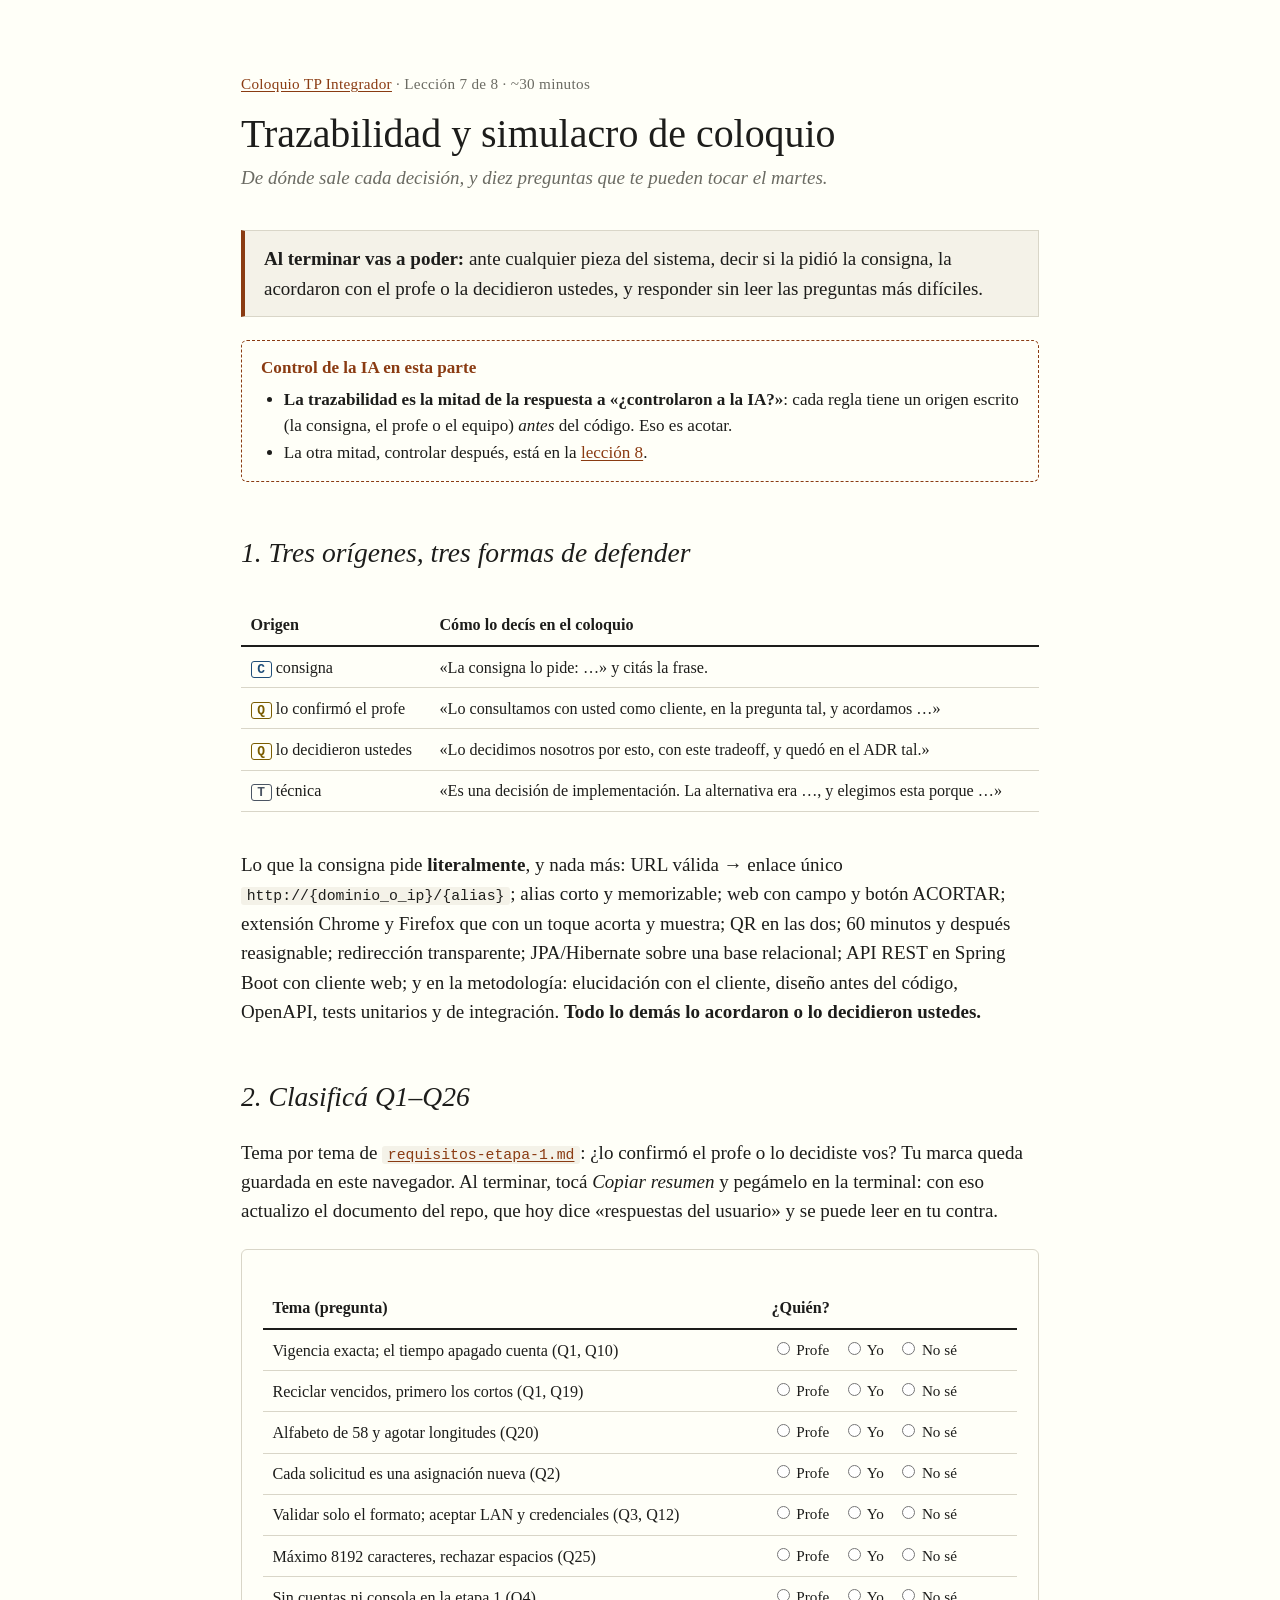
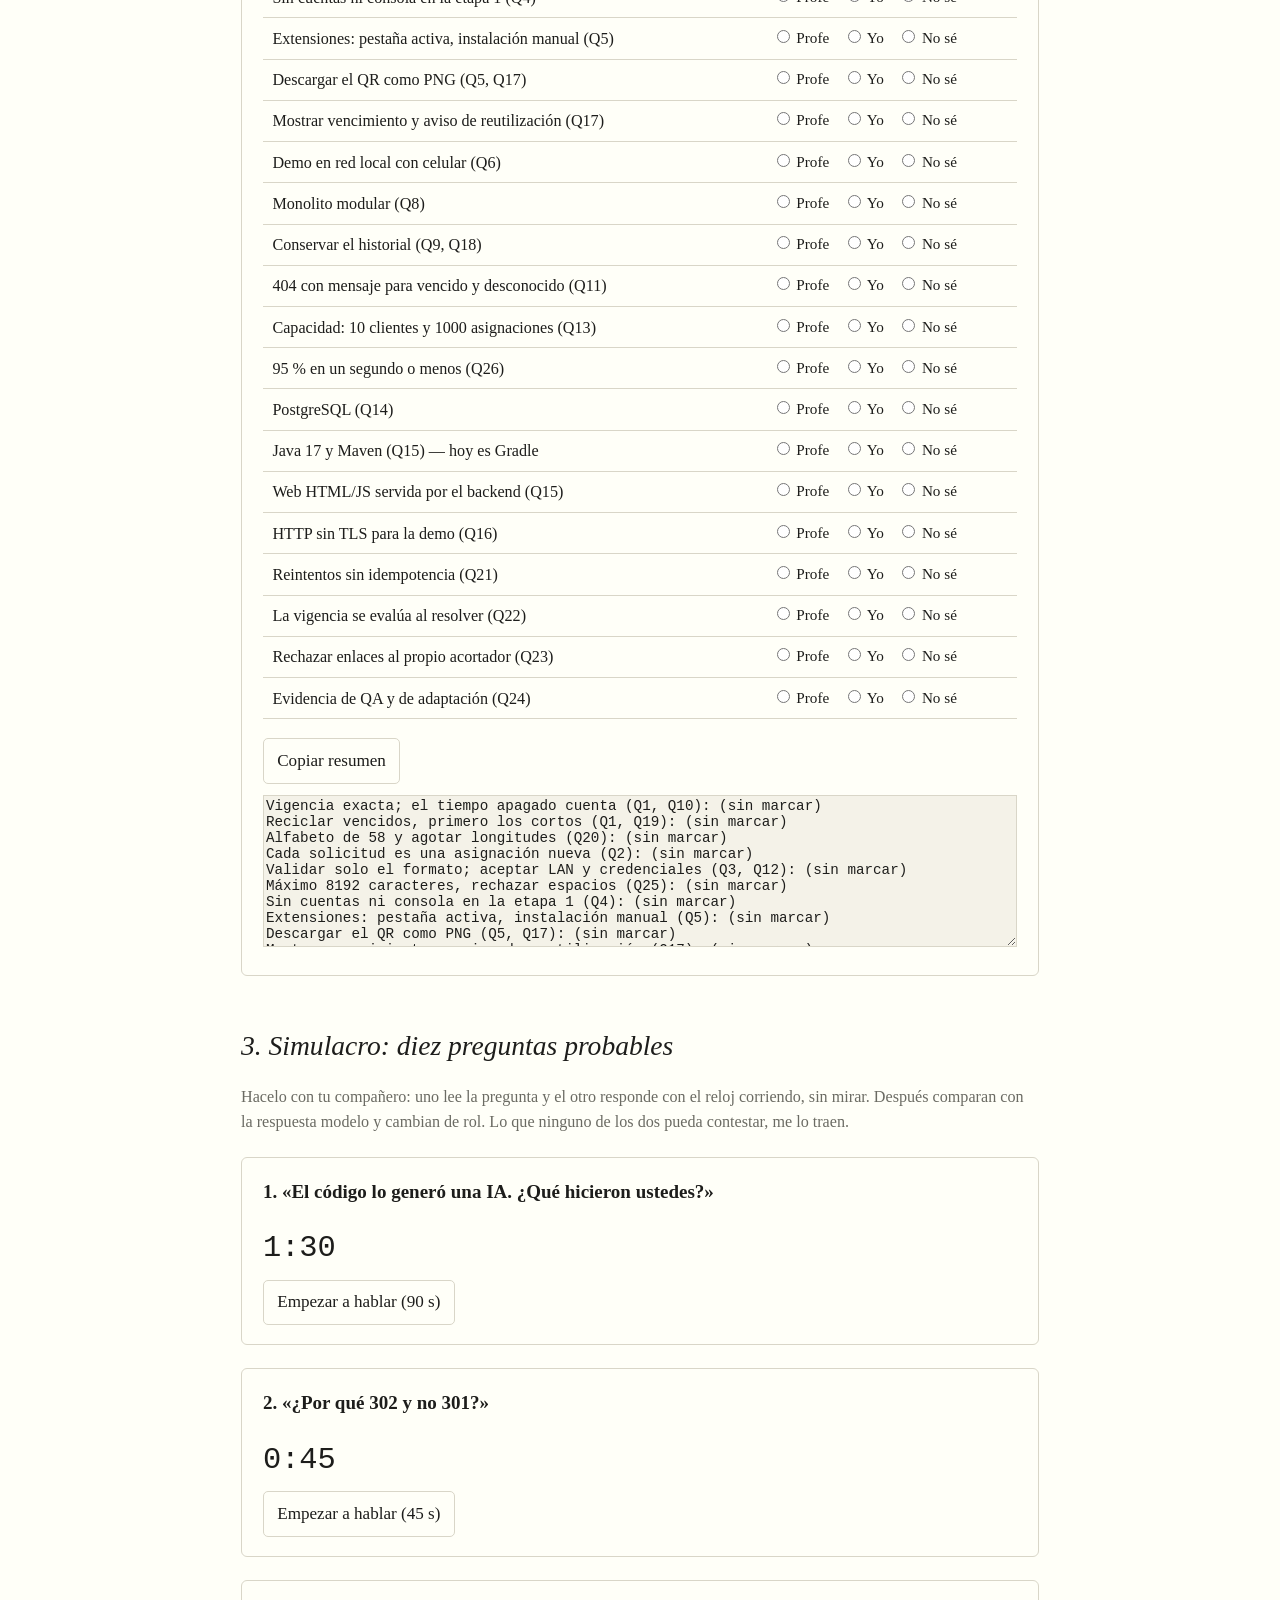
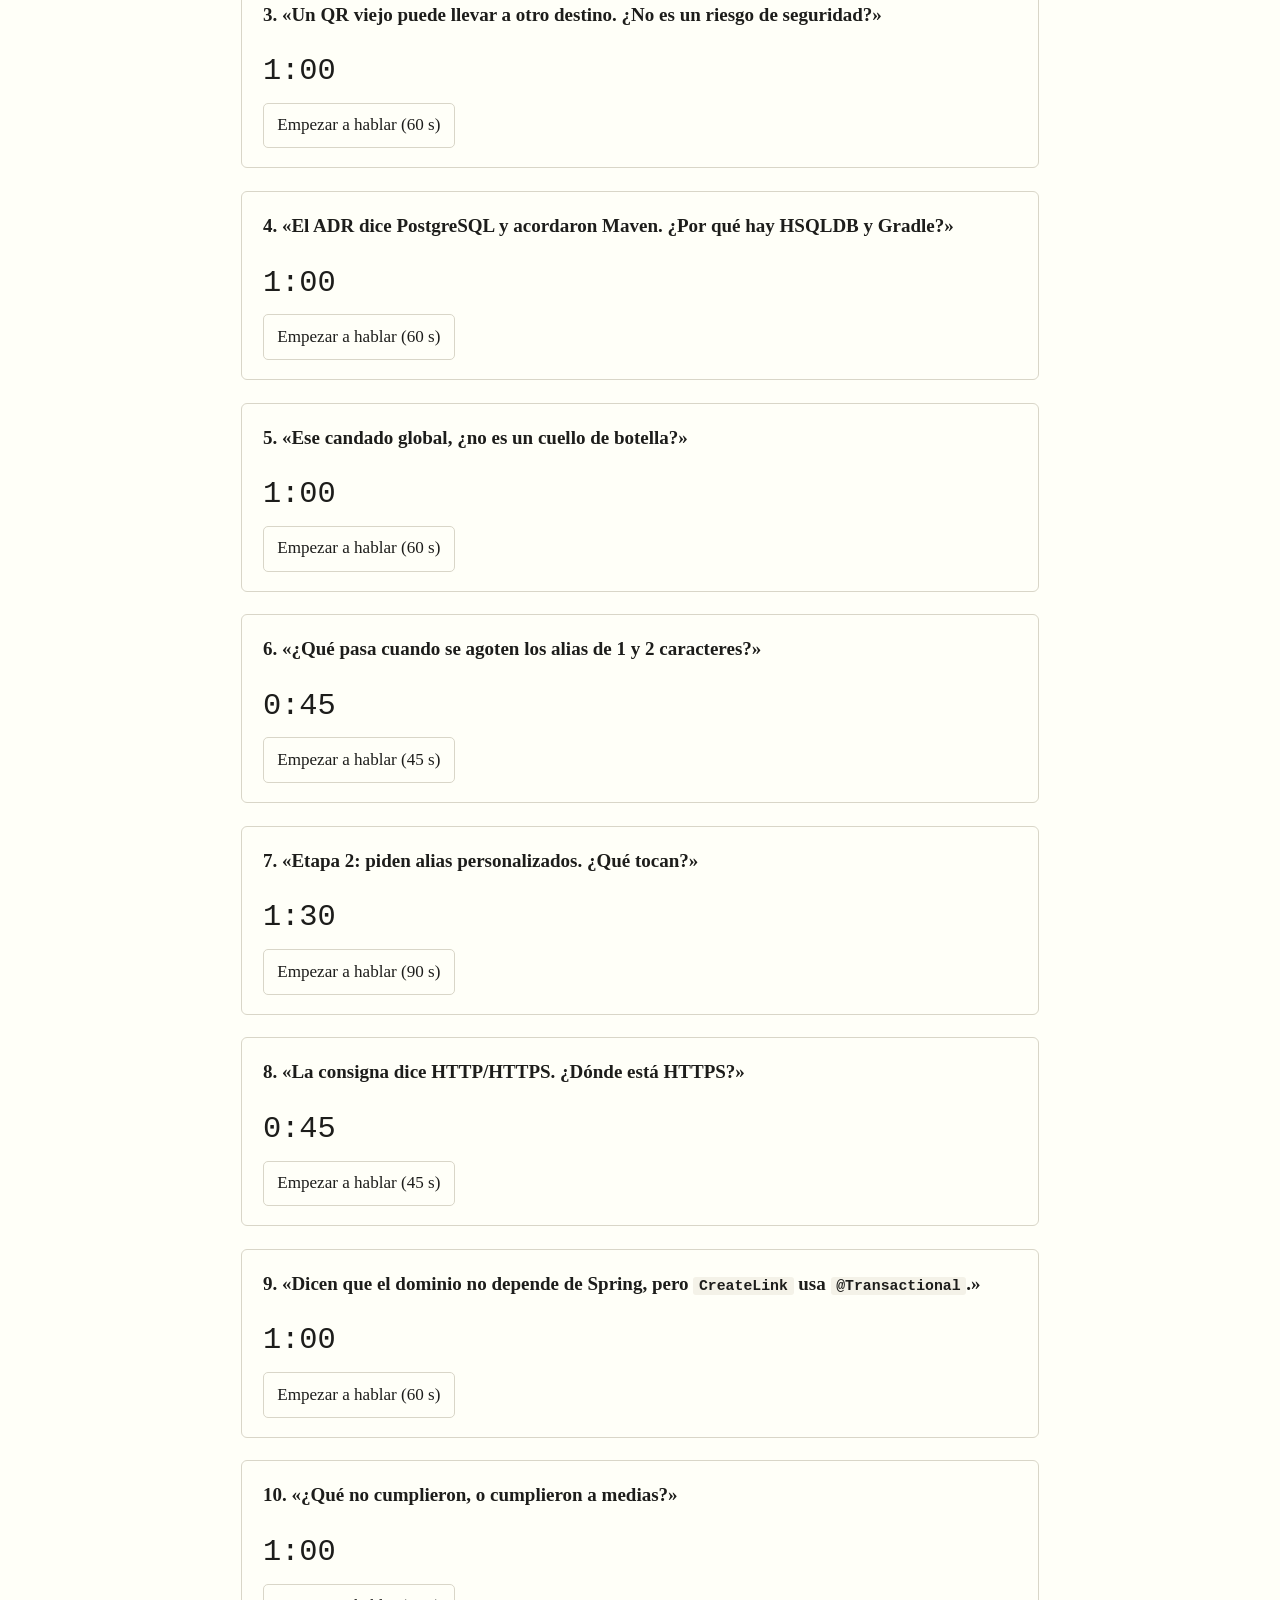
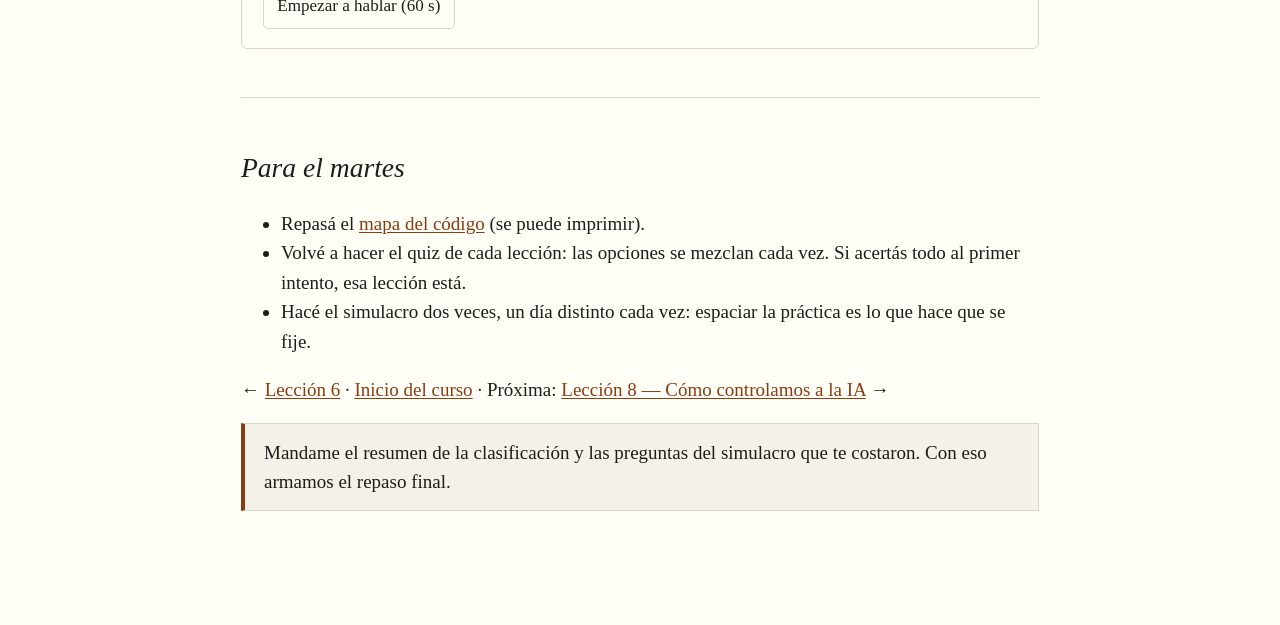
<file: lessons/0007-trazabilidad-y-simulacro.html>
<!DOCTYPE html>
<html lang="es">
<head>
<meta charset="utf-8">
<meta name="viewport" content="width=device-width, initial-scale=1">
<title>Lección 7 · Trazabilidad y simulacro</title>
<link rel="stylesheet" href="../assets/curso.css">
<style>
  .clasificar textarea { width: 100%; min-height: 8rem; font-family: var(--mono); font-size: .75rem; background: var(--panel); color: var(--fg); border: 1px solid var(--rule); margin-top: .6rem; }
  .clasificar td.eleccion { font-size: .8rem; }
</style>
</head>
<body>
<main>

<p class="meta"><a href="../index.html">Coloquio TP Integrador</a> · Lección 7 de 8 · ~30 minutos</p>
<h1>Trazabilidad y simulacro de coloquio</h1>
<p class="subtitulo">De dónde sale cada decisión, y diez preguntas que te pueden tocar el martes.</p>

<div class="victoria">
  <strong>Al terminar vas a poder:</strong> ante cualquier pieza del sistema, decir si la pidió la consigna,
  la acordaron con el profe o la decidieron ustedes, y responder sin leer las preguntas más difíciles.
</div>

<div class="control">
  <strong>Control de la IA en esta parte</strong>
  <ul>
    <li><strong>La trazabilidad es la mitad de la respuesta a «¿controlaron a la IA?»</strong>: cada regla tiene un
    origen escrito (la consigna, el profe o el equipo) <em>antes</em> del código. Eso es acotar.</li>
    <li>La otra mitad, controlar después, está en la <a href="0008-como-controlamos-a-la-ia.html">lección 8</a>.</li>
  </ul>
</div>

<h2>1. Tres orígenes, tres formas de defender</h2>

<div class="tabla-scroll"><table>
<tr><th>Origen</th><th>Cómo lo decís en el coloquio</th></tr>
<tr><td><span class="tag c">C</span> consigna</td><td>«La consigna lo pide: …» y citás la frase.</td></tr>
<tr><td><span class="tag q">Q</span> lo confirmó el profe</td><td>«Lo consultamos con usted como cliente, en la pregunta tal, y acordamos …»</td></tr>
<tr><td><span class="tag q">Q</span> lo decidieron ustedes</td><td>«Lo decidimos nosotros por esto, con este tradeoff, y quedó en el ADR tal.»</td></tr>
<tr><td><span class="tag t">T</span> técnica</td><td>«Es una decisión de implementación. La alternativa era …, y elegimos esta porque …»</td></tr>
</table></div>

<p>Lo que la consigna pide <strong>literalmente</strong>, y nada más: URL válida → enlace único
<code>http://{dominio_o_ip}/{alias}</code>; alias corto y memorizable; web con campo y botón ACORTAR; extensión
Chrome y Firefox que con un toque acorta y muestra; QR en las dos; 60 minutos y después reasignable;
redirección transparente; JPA/Hibernate sobre una base relacional; API REST en Spring Boot con cliente web;
y en la metodología: elucidación con el cliente, diseño antes del código, OpenAPI, tests unitarios y de
integración. <strong>Todo lo demás lo acordaron o lo decidieron ustedes.</strong></p>

<h2>2. Clasificá Q1–Q26</h2>

<p>Tema por tema de <a href="https://github.com/SpendIce/PP6-TPIntegrador/blob/main/docs/requisitos-etapa-1.md"><code>requisitos-etapa-1.md</code></a>:
¿lo confirmó el profe o lo decidiste vos? Tu marca queda guardada en este navegador. Al terminar, tocá
<em>Copiar resumen</em> y pegámelo en la terminal: con eso actualizo el documento del repo, que hoy dice
«respuestas del usuario» y se puede leer en tu contra.</p>

<section class="ejercicio clasificar" data-clave="q-origen" data-opciones="Profe|Yo|No sé">
<div class="tabla-scroll"><table>
<tr><th>Tema (pregunta)</th><th>¿Quién?</th></tr>
<tr data-fila="Vigencia exacta; el tiempo apagado cuenta (Q1, Q10)"><td>Vigencia exacta; el tiempo apagado cuenta (Q1, Q10)</td><td class="eleccion"></td></tr>
<tr data-fila="Reciclar vencidos, primero los cortos (Q1, Q19)"><td>Reciclar vencidos, primero los cortos (Q1, Q19)</td><td class="eleccion"></td></tr>
<tr data-fila="Alfabeto de 58 y agotar longitudes (Q20)"><td>Alfabeto de 58 y agotar longitudes (Q20)</td><td class="eleccion"></td></tr>
<tr data-fila="Cada solicitud es una asignación nueva (Q2)"><td>Cada solicitud es una asignación nueva (Q2)</td><td class="eleccion"></td></tr>
<tr data-fila="Validar solo el formato; aceptar LAN y credenciales (Q3, Q12)"><td>Validar solo el formato; aceptar LAN y credenciales (Q3, Q12)</td><td class="eleccion"></td></tr>
<tr data-fila="Máximo 8192 caracteres, rechazar espacios (Q25)"><td>Máximo 8192 caracteres, rechazar espacios (Q25)</td><td class="eleccion"></td></tr>
<tr data-fila="Sin cuentas ni consola en la etapa 1 (Q4)"><td>Sin cuentas ni consola en la etapa 1 (Q4)</td><td class="eleccion"></td></tr>
<tr data-fila="Extensiones: pestaña activa, instalación manual (Q5)"><td>Extensiones: pestaña activa, instalación manual (Q5)</td><td class="eleccion"></td></tr>
<tr data-fila="Descargar el QR como PNG (Q5, Q17)"><td>Descargar el QR como PNG (Q5, Q17)</td><td class="eleccion"></td></tr>
<tr data-fila="Mostrar vencimiento y aviso de reutilización (Q17)"><td>Mostrar vencimiento y aviso de reutilización (Q17)</td><td class="eleccion"></td></tr>
<tr data-fila="Demo en red local con celular (Q6)"><td>Demo en red local con celular (Q6)</td><td class="eleccion"></td></tr>
<tr data-fila="Monolito modular (Q8)"><td>Monolito modular (Q8)</td><td class="eleccion"></td></tr>
<tr data-fila="Conservar el historial (Q9, Q18)"><td>Conservar el historial (Q9, Q18)</td><td class="eleccion"></td></tr>
<tr data-fila="404 con mensaje para vencido y desconocido (Q11)"><td>404 con mensaje para vencido y desconocido (Q11)</td><td class="eleccion"></td></tr>
<tr data-fila="Capacidad: 10 clientes y 1000 asignaciones (Q13)"><td>Capacidad: 10 clientes y 1000 asignaciones (Q13)</td><td class="eleccion"></td></tr>
<tr data-fila="95 % en un segundo o menos (Q26)"><td>95 % en un segundo o menos (Q26)</td><td class="eleccion"></td></tr>
<tr data-fila="PostgreSQL (Q14)"><td>PostgreSQL (Q14)</td><td class="eleccion"></td></tr>
<tr data-fila="Java 17 y Maven (Q15)"><td>Java 17 y Maven (Q15) — hoy es Gradle</td><td class="eleccion"></td></tr>
<tr data-fila="Web HTML/JS servida por el backend (Q15)"><td>Web HTML/JS servida por el backend (Q15)</td><td class="eleccion"></td></tr>
<tr data-fila="HTTP sin TLS para la demo (Q16)"><td>HTTP sin TLS para la demo (Q16)</td><td class="eleccion"></td></tr>
<tr data-fila="Reintentos sin idempotencia (Q21)"><td>Reintentos sin idempotencia (Q21)</td><td class="eleccion"></td></tr>
<tr data-fila="La vigencia se evalúa al resolver (Q22)"><td>La vigencia se evalúa al resolver (Q22)</td><td class="eleccion"></td></tr>
<tr data-fila="Rechazar enlaces al propio acortador (Q23)"><td>Rechazar enlaces al propio acortador (Q23)</td><td class="eleccion"></td></tr>
<tr data-fila="Evidencia de QA y de adaptación (Q24)"><td>Evidencia de QA y de adaptación (Q24)</td><td class="eleccion"></td></tr>
</table></div>
<button data-copiar>Copiar resumen</button>
<textarea data-resumen readonly aria-label="Resumen de la clasificación"></textarea>
</section>

<h2>3. Simulacro: diez preguntas probables</h2>

<p class="nota">Hacelo con tu compañero: uno lee la pregunta y el otro responde con el reloj corriendo, sin mirar.
Después comparan con la respuesta modelo y cambian de rol. Lo que ninguno de los dos pueda contestar, me lo traen.</p>

<section class="ejercicio oral" data-segundos="90">
  <p class="pregunta">1. «El código lo generó una IA. ¿Qué hicieron ustedes?»</p>
  <details class="modelo"><summary>Respuesta modelo</summary>
  <p>«Lo que la consigna pone en el centro: especificar, diseñar y validar. Hicimos la elucidación con usted (Q1–Q26),
  registramos las decisiones en ADRs, escribimos el contrato OpenAPI y el glosario <em>antes</em> del código, partimos el
  trabajo en issues chicos con criterios de aceptación, revisamos cada entrega contra estándares escritos y la
  verificamos con tests y evidencia: capacidad, demo física y un experimento de evolución. La IA escribió líneas;
  las decisiones y la verificación son nuestras, y por eso podemos explicar cada parte.»</p>
  <p class="nota">Es <strong>la</strong> pregunta del coloquio: el profe dijo que quiere ver si pudieron acotar y controlar lo que hizo la IA. Decí la verdad sobre qué hiciste vos. La versión completa, con errores concretos y evidencia, está en la <a href="0008-como-controlamos-a-la-ia.html">lección 8</a>.</p></details>
</section>

<section class="ejercicio oral" data-segundos="45">
  <p class="pregunta">2. «¿Por qué 302 y no 301?»</p>
  <details class="modelo"><summary>Respuesta modelo</summary>
  <p>«El 301 es permanente y los navegadores lo cachean. Nuestro alias vence y se reasigna, así que un 301 cacheado
  seguiría mandando al destino viejo sin consultar al servidor. El 302 es temporal, y además va con <code>no-store</code>.»</p></details>
</section>

<section class="ejercicio oral" data-segundos="60">
  <p class="pregunta">3. «Un QR viejo puede llevar a otro destino. ¿No es un riesgo de seguridad?»</p>
  <details class="modelo"><summary>Respuesta modelo</summary>
  <p>«Sí, y lo aceptamos a conciencia: la consigna pide reasignar y alias lo más cortos posible, y acordamos que un
  enlace viejo pueda llevar a un destino nuevo (Q1/Q19). Lo mitigamos avisándolo en cada resultado
  (<code>reuseNotice</code>). Si se quisiera reducir el riesgo, hay alternativas que se cambian solo en la política de
  reciclaje, sin tocar el contrato: un período de gracia antes de reutilizar, o no reciclar y aceptar alias más
  largos.»</p></details>
</section>

<section class="ejercicio oral" data-segundos="60">
  <p class="pregunta">4. «El ADR dice PostgreSQL y acordaron Maven. ¿Por qué hay HSQLDB y Gradle?»</p>
  <details class="modelo"><summary>Respuesta modelo</summary>
  <p>«Lo pidió usted el 7 de octubre: que pasáramos el build a Gradle con el wrapper en el repo, para poder
  correrlo sin tocar nada, y que, si podíamos, funcionara con HSQLDB para no montar Docker. Elegimos Gradle porque
  fue su primera opción; la alternativa era subir el wrapper de Maven. PostgreSQL sigue siendo el motor por defecto y
  el de todos los tests. HSQLDB es un perfil opcional con el datasource que usted nos pasó. Quedó registrado en el
  ADR 0005, y los ADR 0001 y 0004 lo referencian. Lo débil: el perfil no tiene tests automáticos y su esquema se
  mantiene a mano en <code>schema.sql</code>, porque ahí Flyway está apagado. Se podría unificar con el módulo
  <code>flyway-database-hsqldb</code>, pero no lo probamos.»</p>
  <p class="nota">No repitas que «Flyway 11 no soporta HSQLDB»: el soporte está en un módulo aparte, igual que el de
  PostgreSQL. Si te pregunta cómo lo hicieron, contá que lo implementó un agente en el PR #14 y que, según el PR,
  los 95 tests pasan con Gradle.</p></details>
</section>

<section class="ejercicio oral" data-segundos="60">
  <p class="pregunta">5. «Ese candado global, ¿no es un cuello de botella?»</p>
  <details class="modelo"><summary>Respuesta modelo</summary>
  <p>«Sí: serializa las creaciones, no las redirecciones. Lo elegimos porque es simple y fácil de probar, y sobra
  para el objetivo acordado: 10 clientes, p95 de 113 ms en creación. Si la carga creciera, se cambia dentro del
  adaptador JPA (por ejemplo, <code>SKIP LOCKED</code> por alias candidato) sin tocar dominio, casos de uso ni
  contrato, y los tests de concurrencia se mantienen.»</p></details>
</section>

<section class="ejercicio oral" data-segundos="45">
  <p class="pregunta">6. «¿Qué pasa cuando se agoten los alias de 1 y 2 caracteres?»</p>
  <details class="modelo"><summary>Respuesta modelo</summary>
  <p>«Nada se rompe: la secuencia sigue con 3 caracteres, después con 4, y así. Pero antes de crecer, se reciclan los
  vencidos. Con 1000 asignaciones vigentes alcanzan los 58 + 3364 códigos de hasta dos caracteres. La columna admite
  16, que son 58<sup>16</sup> combinaciones.»</p></details>
</section>

<section class="ejercicio oral" data-segundos="90">
  <p class="pregunta">7. «Etapa 2: piden alias personalizados. ¿Qué tocan?»</p>
  <details class="modelo"><summary>Respuesta modelo</summary>
  <p>«Primero el contrato: un campo opcional <code>alias</code> en el request (hoy el esquema rechaza propiedades
  extra) y errores nuevos para alias inválido o no disponible. En el dominio, una regla de validación del alias. En
  el puerto, una operación para reservar un código específico, y en <code>CreateLink</code>, una rama para usarlo.
  No hace falta migración. Hay un riesgo que ya detectamos: el generador secuencial podría alcanzar después un
  código que alguien pidió a mano, así que tiene que saltear los ocupados. Está analizado en
  <code>evidencia-evolucion.md</code>.»</p></details>
</section>

<section class="ejercicio oral" data-segundos="45">
  <p class="pregunta">8. «La consigna dice HTTP/HTTPS. ¿Dónde está HTTPS?»</p>
  <details class="modelo"><summary>Respuesta modelo</summary>
  <p>«Para la demo en red local elegimos HTTP (Q16), porque para el usuario es transparente. La redirección es la
  misma con HTTPS: se agrega un proxy con TLS adelante (por ejemplo Caddy o nginx) y se cambia
  <code>PUBLIC_BASE_URL</code> a <code>https://…</code>, sin tocar código.»</p></details>
</section>

<section class="ejercicio oral" data-segundos="60">
  <p class="pregunta">9. «Dicen que el dominio no depende de Spring, pero <code>CreateLink</code> usa <code>@Transactional</code>.»</p>
  <details class="modelo"><summary>Respuesta modelo</summary>
  <p>«El <em>dominio</em> no importa nada de Spring: se puede verificar en el paquete. <code>CreateLink</code> es de
  <em>aplicación</em>, y la única dependencia que tiene es la anotación de transacción. Es un tradeoff aceptado en el
  ADR 0001: la alternativa, un puerto de transacciones propio, agrega código sin beneficio en esta etapa. Si
  quisiéramos sacarlo, se envuelve el caso de uso desde infraestructura.»</p></details>
</section>

<section class="ejercicio oral" data-segundos="60">
  <p class="pregunta">10. «¿Qué no cumplieron, o cumplieron a medias?»</p>
  <details class="modelo"><summary>Respuesta modelo</summary>
  <p>«No hay HTTPS servido, por decisión (Q16). El OpenAPI está como archivo, sin Swagger UI. En Firefox la extensión
  se instala de forma temporal y se pierde al reiniciar el navegador. El perfil HSQLDB no tiene tests ni migraciones
  versionadas: su esquema se mantiene a mano, aparte de las migraciones de PostgreSQL.»</p>
  <p class="nota">Reconocer los límites con nombre y apellido es una señal de calidad, no de debilidad.</p></details>
</section>

<hr>

<h2>Para el martes</h2>
<ul>
  <li>Repasá el <a href="../reference/mapa-del-codigo.html">mapa del código</a> (se puede imprimir).</li>
  <li>Volvé a hacer el quiz de cada lección: las opciones se mezclan cada vez. Si acertás todo al primer intento,
  esa lección está.</li>
  <li>Hacé el simulacro dos veces, un día distinto cada vez: espaciar la práctica es lo que hace que se fije.</li>
</ul>

<p>← <a href="0006-tests-y-evidencia.html">Lección 6</a> · <a href="../index.html">Inicio del curso</a> ·
Próxima: <a href="0008-como-controlamos-a-la-ia.html">Lección 8 — Cómo controlamos a la IA</a> →</p>

<p class="victoria">Mandame el resumen de la clasificación y las preguntas del simulacro que te costaron. Con eso
armamos el repaso final.</p>

</main>
<script src="../assets/clasificar.js"></script>
<script src="../assets/oral.js"></script>
</body>
</html>
</file>
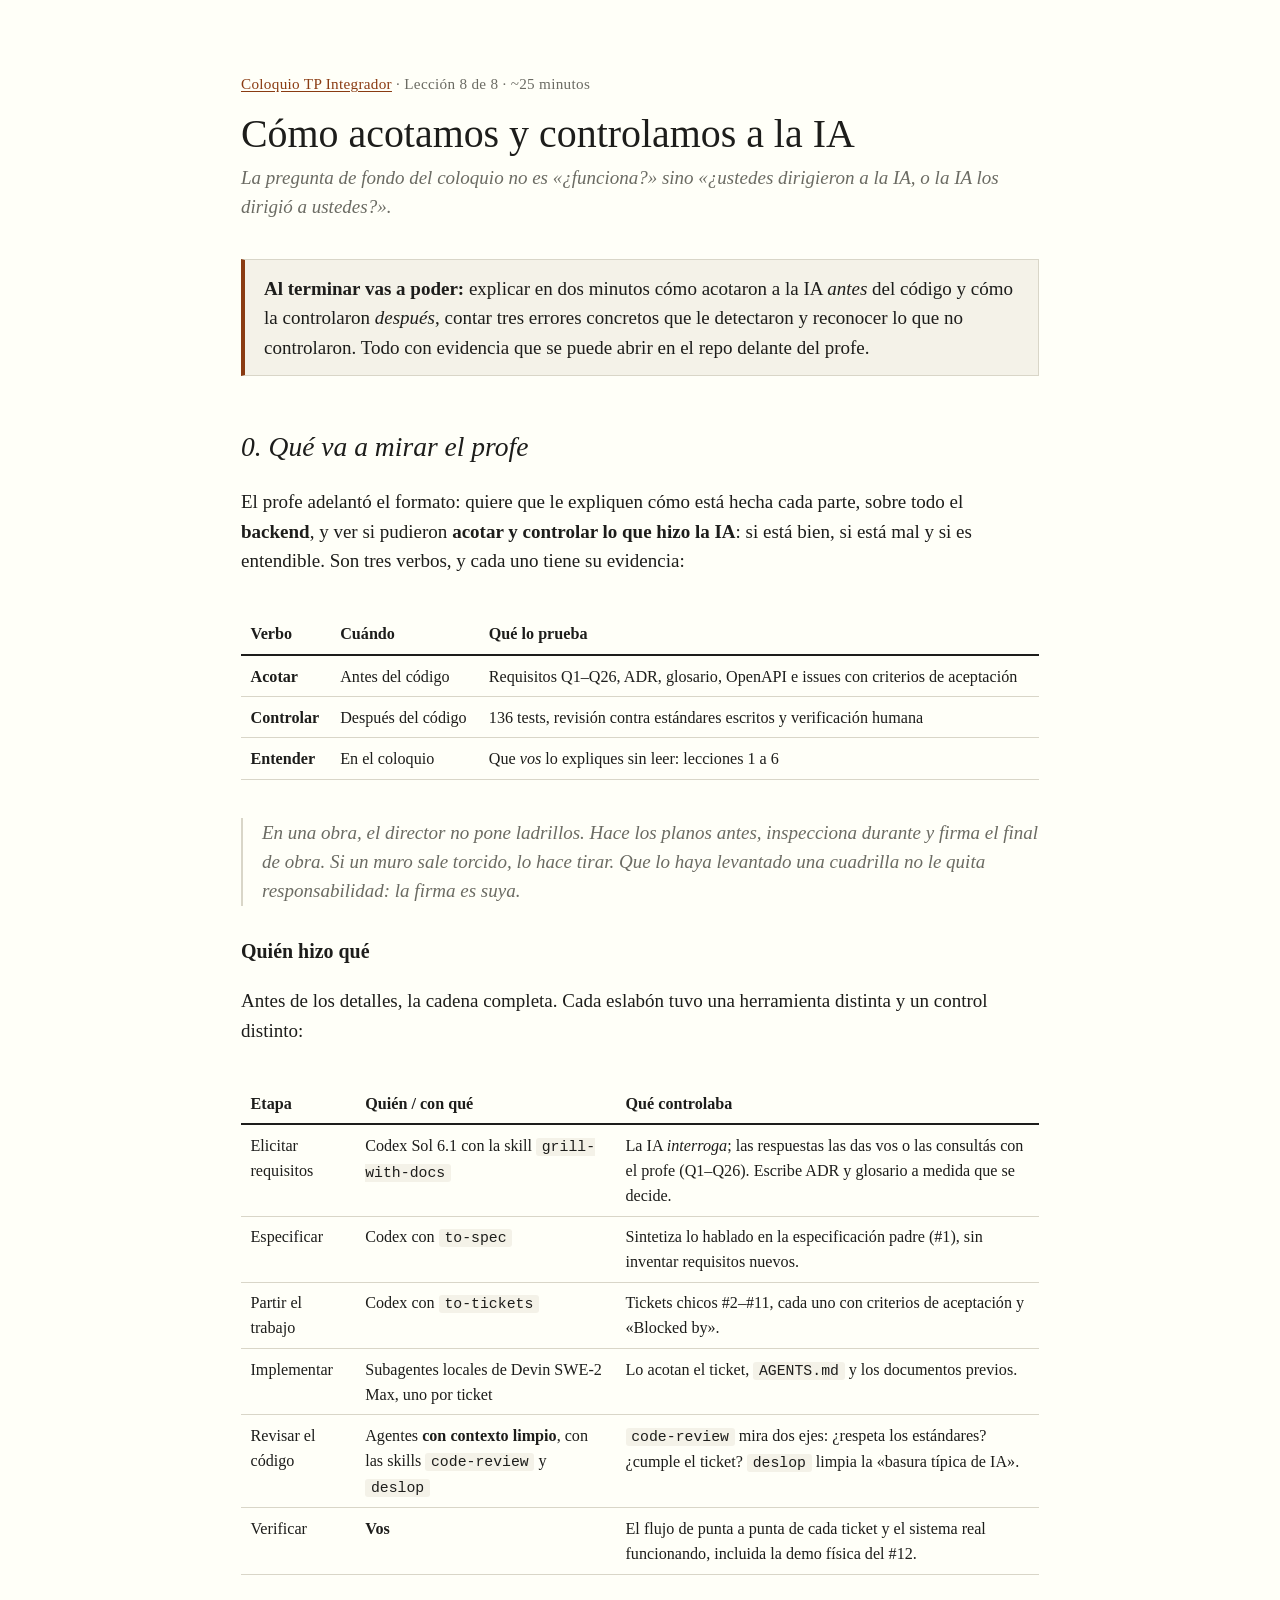
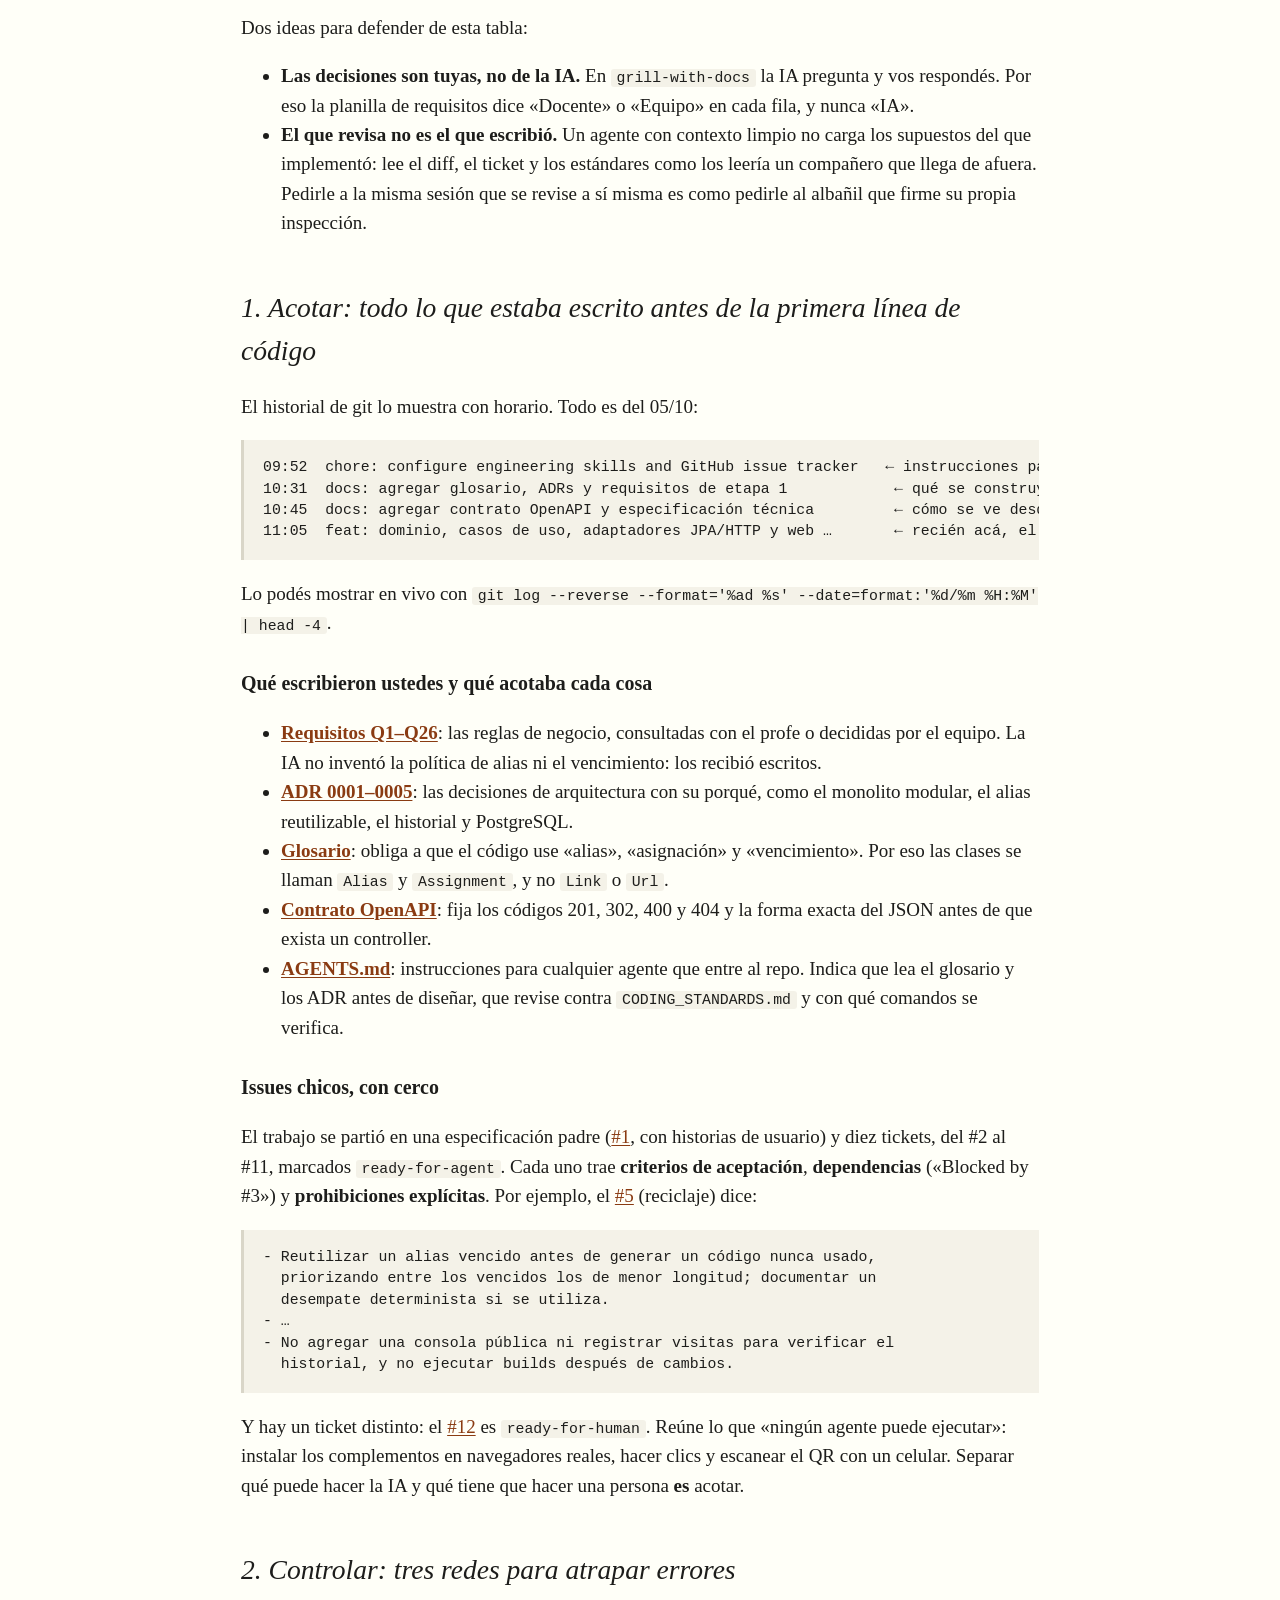
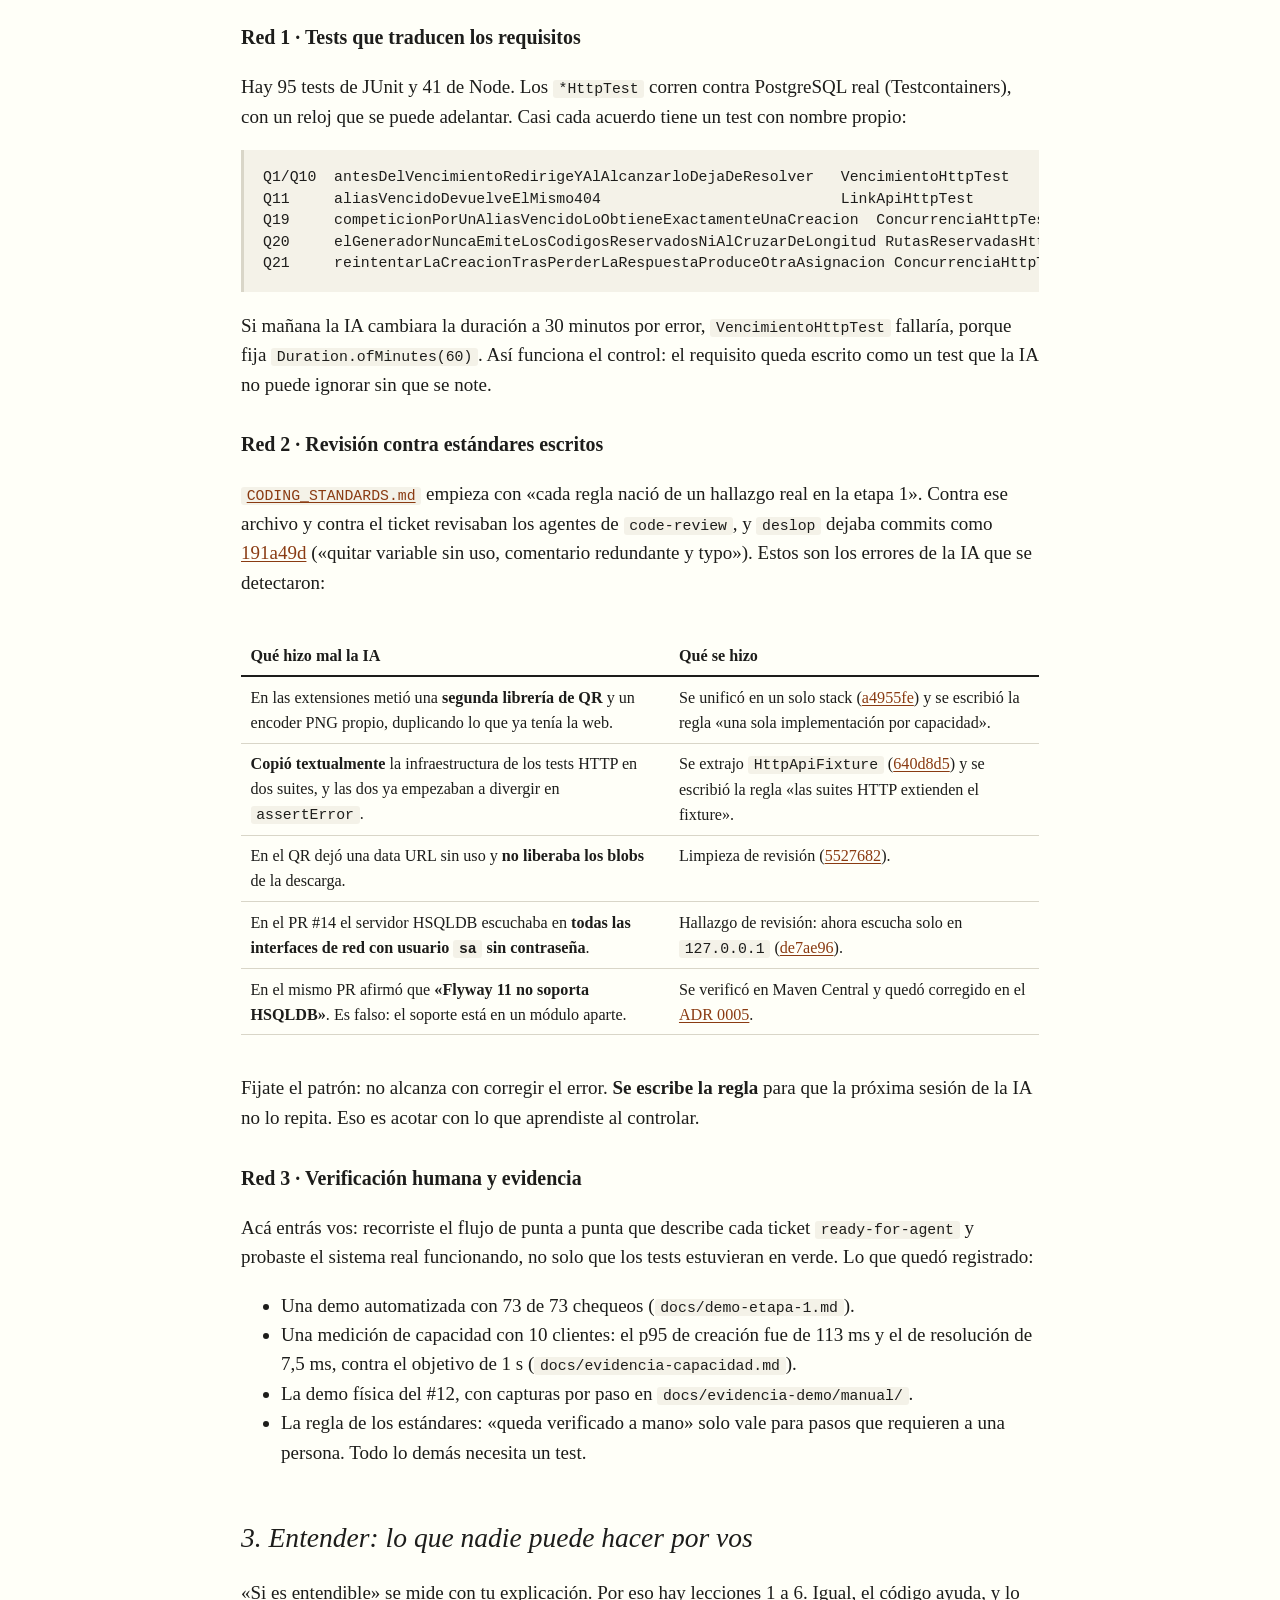
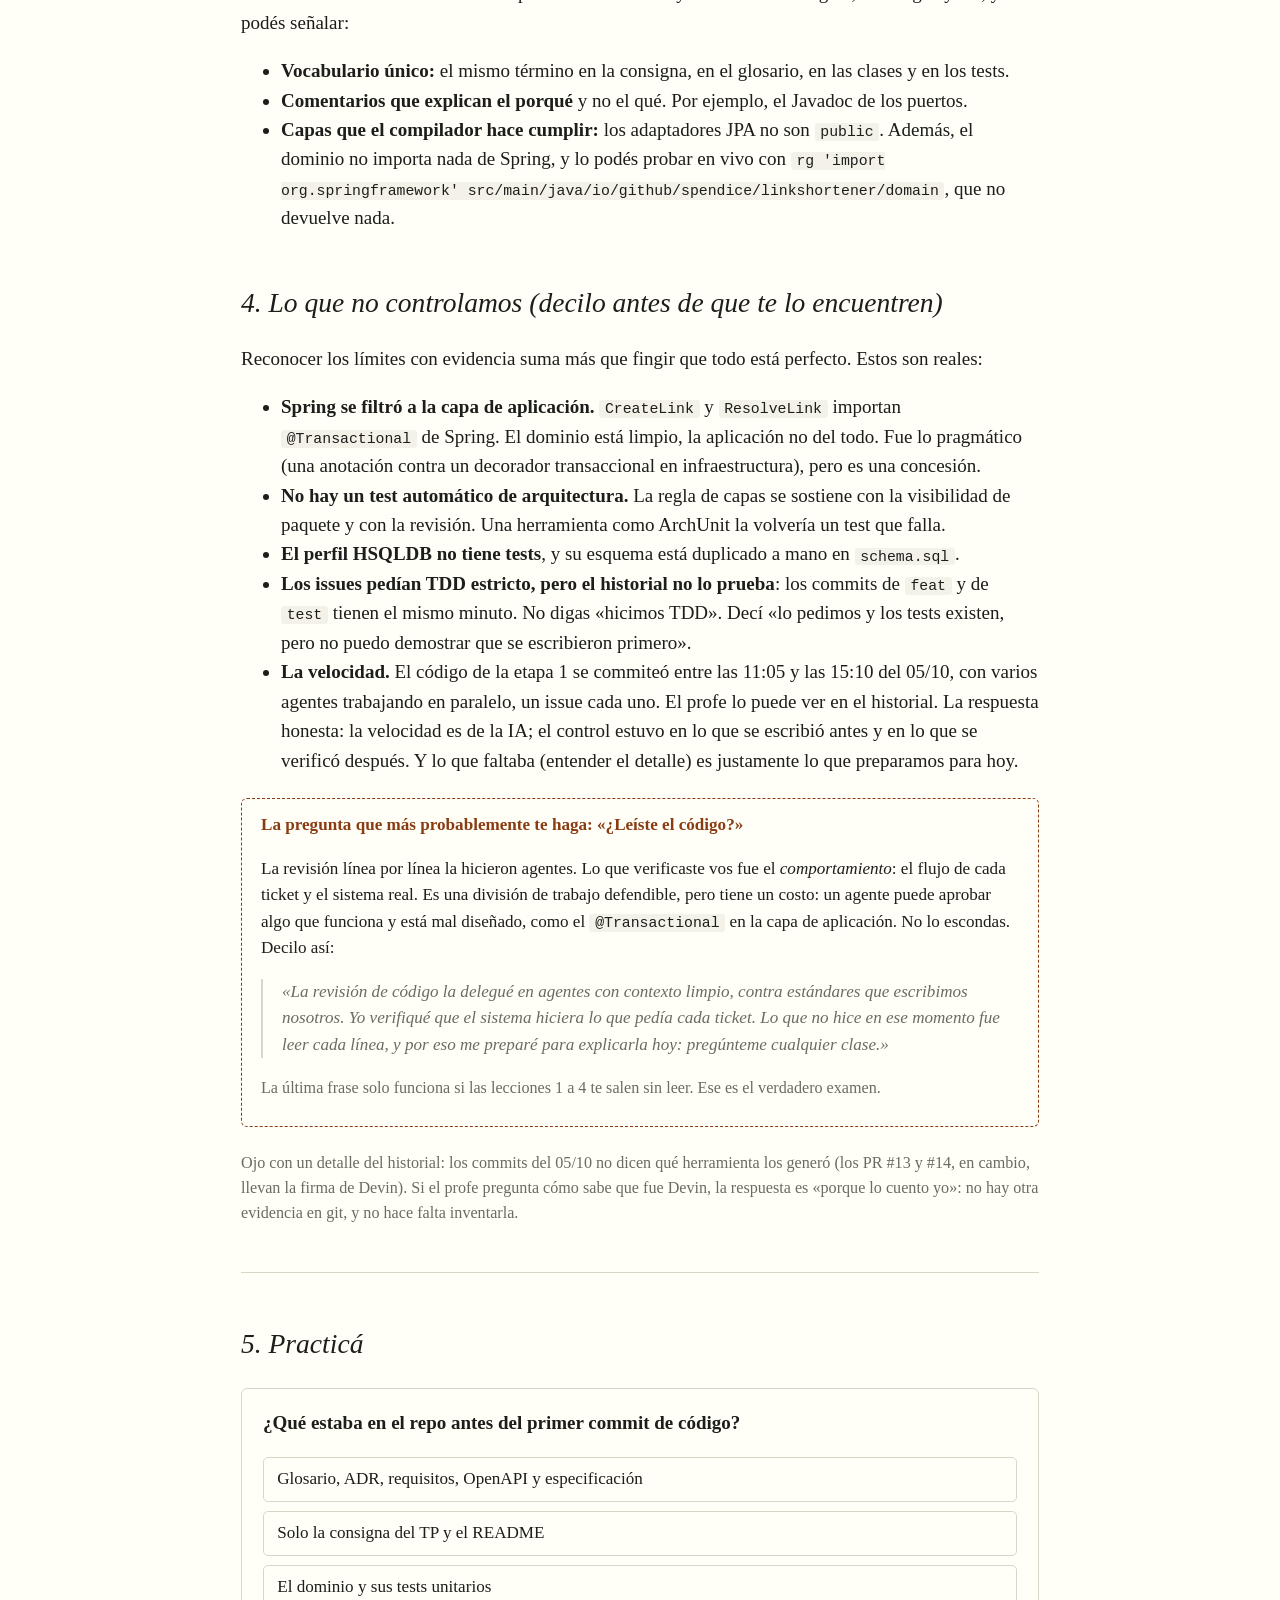
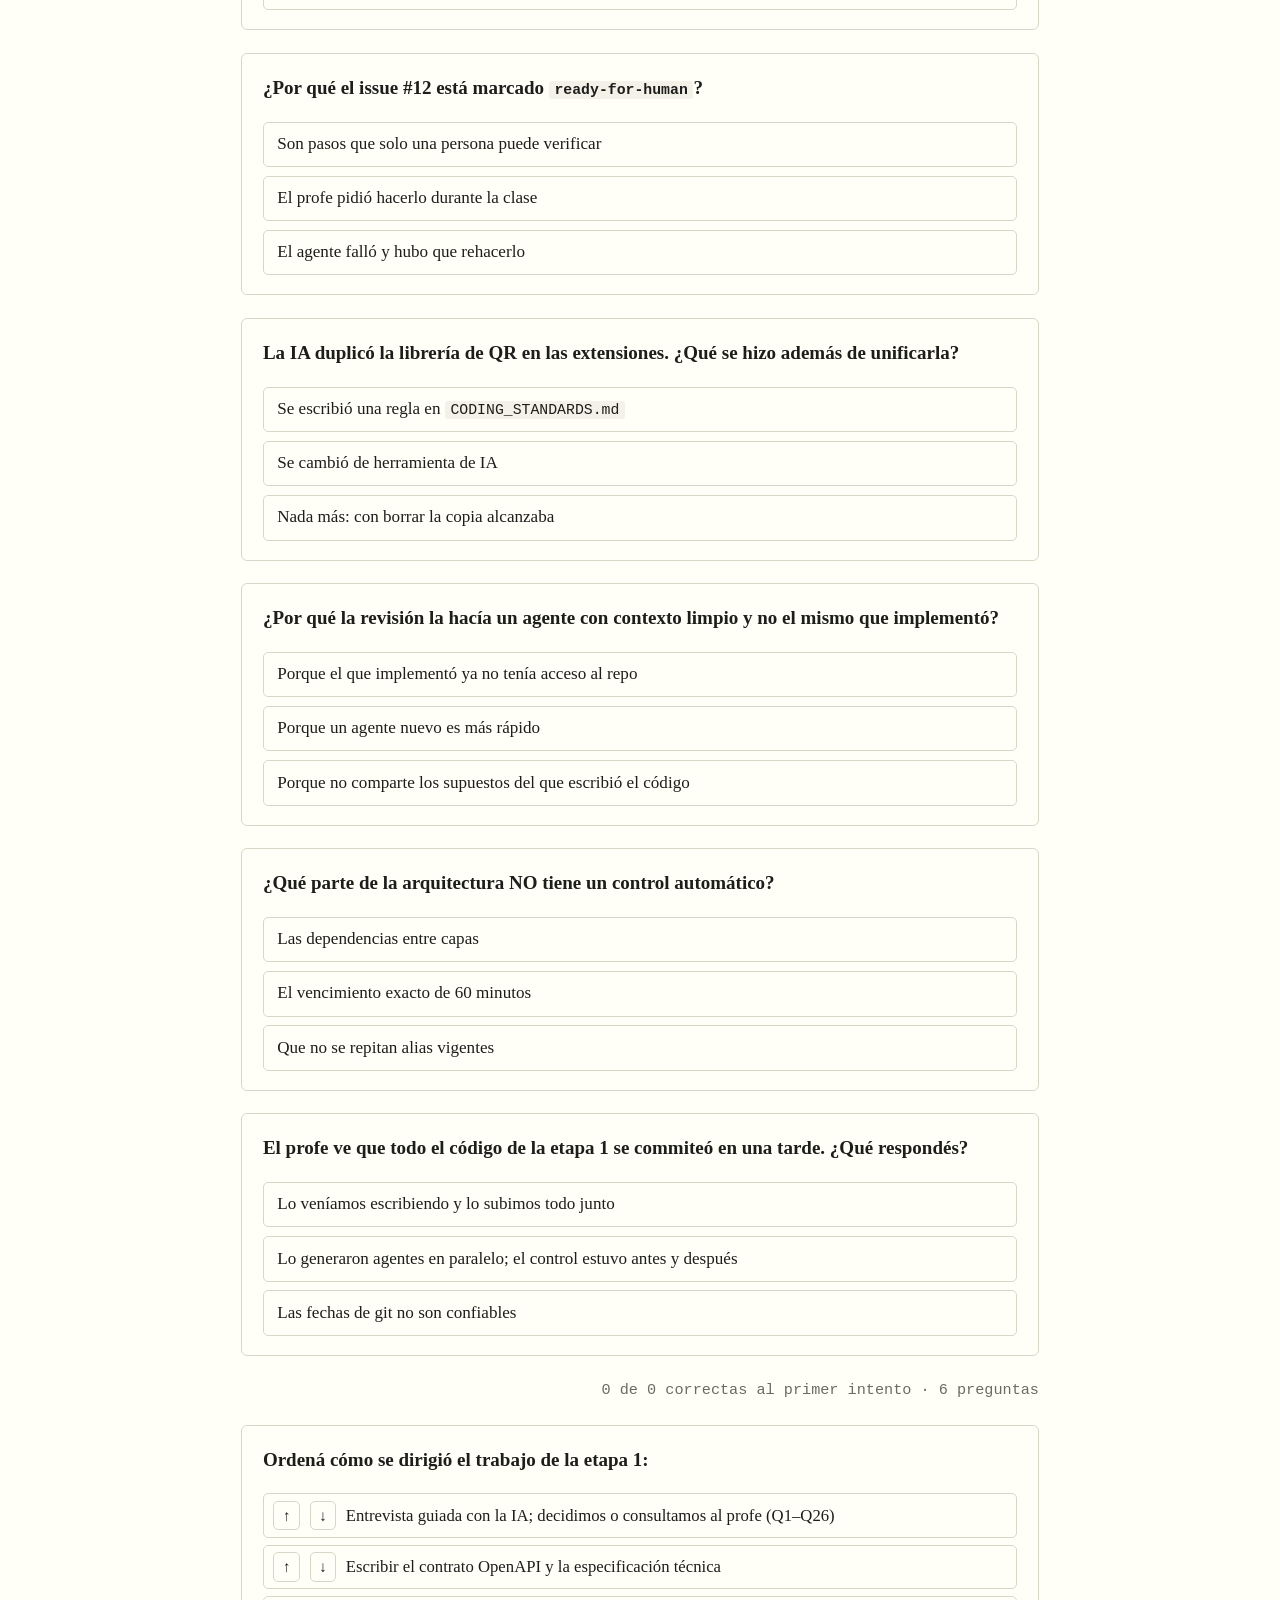
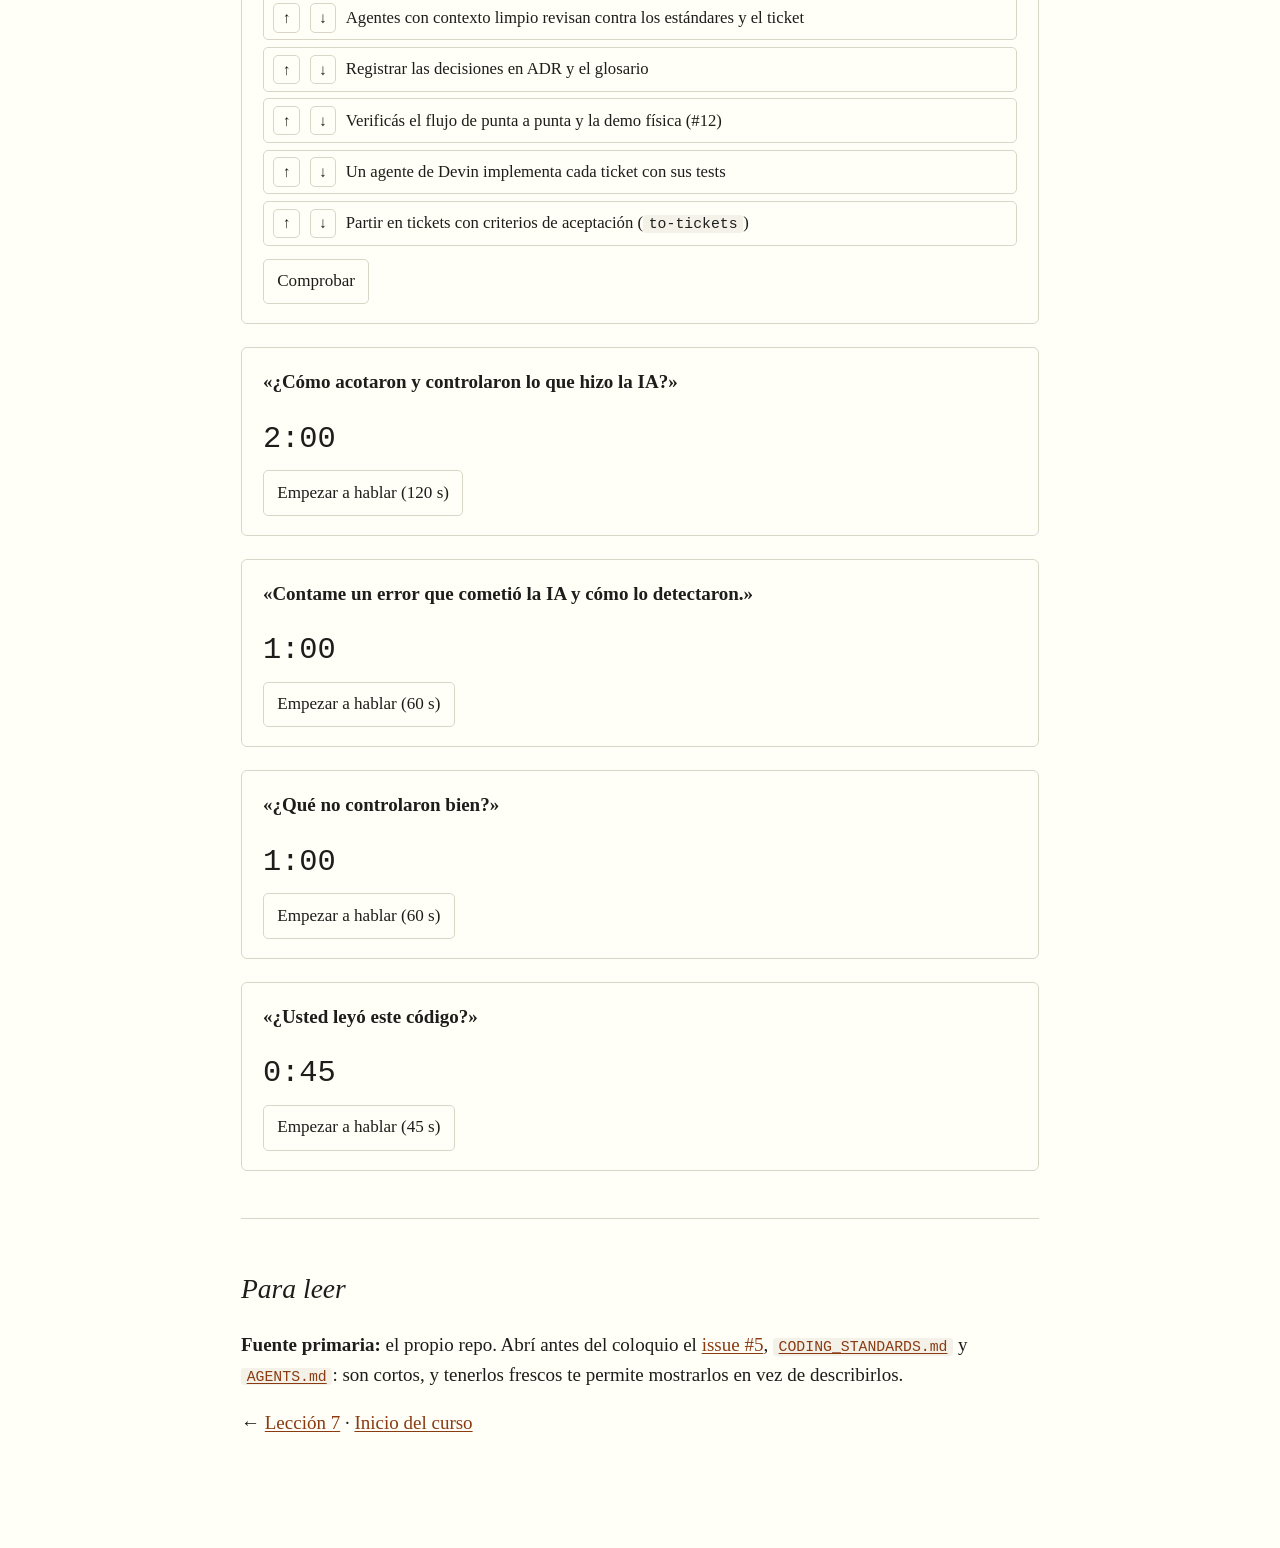
<file: lessons/0008-como-controlamos-a-la-ia.html>
<!DOCTYPE html>
<html lang="es">
<head>
<meta charset="utf-8">
<meta name="viewport" content="width=device-width, initial-scale=1">
<title>Lección 8 · Cómo controlamos a la IA</title>
<link rel="stylesheet" href="../assets/curso.css">
</head>
<body>
<main>

<p class="meta"><a href="../index.html">Coloquio TP Integrador</a> · Lección 8 de 8 · ~25 minutos</p>
<h1>Cómo acotamos y controlamos a la IA</h1>
<p class="subtitulo">La pregunta de fondo del coloquio no es «¿funciona?» sino «¿ustedes dirigieron a la IA, o la IA
los dirigió a ustedes?».</p>

<div class="victoria">
  <strong>Al terminar vas a poder:</strong> explicar en dos minutos cómo acotaron a la IA <em>antes</em> del código y cómo
  la controlaron <em>después</em>, contar tres errores concretos que le detectaron y reconocer lo que no controlaron.
  Todo con evidencia que se puede abrir en el repo delante del profe.
</div>

<h2>0. Qué va a mirar el profe</h2>

<p>El profe adelantó el formato: quiere que le expliquen cómo está hecha cada parte, sobre todo el
<strong>backend</strong>, y ver si pudieron <strong>acotar y controlar lo que hizo la IA</strong>: si está bien, si está
mal y si es entendible. Son tres verbos, y cada uno tiene su evidencia:</p>

<div class="tabla-scroll"><table>
<tr><th>Verbo</th><th>Cuándo</th><th>Qué lo prueba</th></tr>
<tr><td><strong>Acotar</strong></td><td>Antes del código</td><td>Requisitos Q1–Q26, ADR, glosario, OpenAPI e issues con criterios de aceptación</td></tr>
<tr><td><strong>Controlar</strong></td><td>Después del código</td><td>136 tests, revisión contra estándares escritos y verificación humana</td></tr>
<tr><td><strong>Entender</strong></td><td>En el coloquio</td><td>Que <em>vos</em> lo expliques sin leer: lecciones 1 a 6</td></tr>
</table></div>

<p class="analogia">En una obra, el director no pone ladrillos. Hace los planos antes, inspecciona durante y firma el
final de obra. Si un muro sale torcido, lo hace tirar. Que lo haya levantado una cuadrilla no le quita
responsabilidad: la firma es suya.</p>

<h3>Quién hizo qué</h3>
<p>Antes de los detalles, la cadena completa. Cada eslabón tuvo una herramienta distinta y un control distinto:</p>
<div class="tabla-scroll"><table>
<tr><th>Etapa</th><th>Quién / con qué</th><th>Qué controlaba</th></tr>
<tr><td>Elicitar requisitos</td><td>Codex Sol 6.1 con la skill <code>grill-with-docs</code></td>
<td>La IA <em>interroga</em>; las respuestas las das vos o las consultás con el profe (Q1–Q26). Escribe ADR y glosario a medida que se decide.</td></tr>
<tr><td>Especificar</td><td>Codex con <code>to-spec</code></td><td>Sintetiza lo hablado en la especificación padre (#1), sin inventar requisitos nuevos.</td></tr>
<tr><td>Partir el trabajo</td><td>Codex con <code>to-tickets</code></td><td>Tickets chicos #2–#11, cada uno con criterios de aceptación y «Blocked by».</td></tr>
<tr><td>Implementar</td><td>Subagentes locales de Devin SWE-2 Max, uno por ticket</td><td>Lo acotan el ticket, <code>AGENTS.md</code> y los documentos previos.</td></tr>
<tr><td>Revisar el código</td><td>Agentes <strong>con contexto limpio</strong>, con las skills <code>code-review</code> y <code>deslop</code></td>
<td><code>code-review</code> mira dos ejes: ¿respeta los estándares? ¿cumple el ticket? <code>deslop</code> limpia la «basura típica de IA».</td></tr>
<tr><td>Verificar</td><td><strong>Vos</strong></td><td>El flujo de punta a punta de cada ticket y el sistema real funcionando, incluida la demo física del #12.</td></tr>
</table></div>
<p>Dos ideas para defender de esta tabla:</p>
<ul>
  <li><strong>Las decisiones son tuyas, no de la IA.</strong> En <code>grill-with-docs</code> la IA pregunta y vos
  respondés. Por eso la planilla de requisitos dice «Docente» o «Equipo» en cada fila, y nunca «IA».</li>
  <li><strong>El que revisa no es el que escribió.</strong> Un agente con contexto limpio no carga los supuestos del
  que implementó: lee el diff, el ticket y los estándares como los leería un compañero que llega de afuera. Pedirle a la
  misma sesión que se revise a sí misma es como pedirle al albañil que firme su propia inspección.</li>
</ul>

<h2>1. Acotar: todo lo que estaba escrito antes de la primera línea de código</h2>

<p>El historial de git lo muestra con horario. Todo es del 05/10:</p>
<pre><code>09:52  chore: configure engineering skills and GitHub issue tracker   ← instrucciones para agentes
10:31  docs: agregar glosario, ADRs y requisitos de etapa 1            ← qué se construye y por qué
10:45  docs: agregar contrato OpenAPI y especificación técnica         ← cómo se ve desde afuera
11:05  feat: dominio, casos de uso, adaptadores JPA/HTTP y web …       ← recién acá, el código</code></pre>
<p>Lo podés mostrar en vivo con
<code>git log --reverse --format='%ad %s' --date=format:'%d/%m %H:%M' | head -4</code>.</p>

<h3>Qué escribieron ustedes y qué acotaba cada cosa</h3>
<ul>
  <li><a href="https://github.com/SpendIce/PP6-TPIntegrador/blob/main/docs/requisitos-etapa-1.md"><strong>Requisitos Q1–Q26</strong></a>:
  las reglas de negocio, consultadas con el profe o decididas por el equipo. La IA no inventó la política de alias ni
  el vencimiento: los recibió escritos.</li>
  <li><a href="https://github.com/SpendIce/PP6-TPIntegrador/tree/main/docs/adr"><strong>ADR 0001–0005</strong></a>:
  las decisiones de arquitectura con su porqué, como el monolito modular, el alias reutilizable, el historial y PostgreSQL.</li>
  <li><a href="https://github.com/SpendIce/PP6-TPIntegrador/blob/main/CONTEXT.md"><strong>Glosario</strong></a>:
  obliga a que el código use «alias», «asignación» y «vencimiento». Por eso las clases se llaman <code>Alias</code> y
  <code>Assignment</code>, y no <code>Link</code> o <code>Url</code>.</li>
  <li><a href="https://github.com/SpendIce/PP6-TPIntegrador/blob/main/openapi.yaml"><strong>Contrato OpenAPI</strong></a>:
  fija los códigos 201, 302, 400 y 404 y la forma exacta del JSON antes de que exista un controller.</li>
  <li><a href="https://github.com/SpendIce/PP6-TPIntegrador/blob/main/AGENTS.md"><strong>AGENTS.md</strong></a>:
  instrucciones para cualquier agente que entre al repo. Indica que lea el glosario y los ADR antes de diseñar, que
  revise contra <code>CODING_STANDARDS.md</code> y con qué comandos se verifica.</li>
</ul>

<h3>Issues chicos, con cerco</h3>
<p>El trabajo se partió en una especificación padre
(<a href="https://github.com/SpendIce/PP6-TPIntegrador/issues/1">#1</a>, con historias de usuario) y diez tickets,
del #2 al #11, marcados <code>ready-for-agent</code>. Cada uno trae <strong>criterios de aceptación</strong>,
<strong>dependencias</strong> («Blocked by #3») y <strong>prohibiciones explícitas</strong>. Por ejemplo, el
<a href="https://github.com/SpendIce/PP6-TPIntegrador/issues/5">#5</a> (reciclaje) dice:</p>
<pre><code>- Reutilizar un alias vencido antes de generar un código nunca usado,
  priorizando entre los vencidos los de menor longitud; documentar un
  desempate determinista si se utiliza.
- …
- No agregar una consola pública ni registrar visitas para verificar el
  historial, y no ejecutar builds después de cambios.</code></pre>
<p>Y hay un ticket distinto: el <a href="https://github.com/SpendIce/PP6-TPIntegrador/issues/12">#12</a> es
<code>ready-for-human</code>. Reúne lo que «ningún agente puede ejecutar»: instalar los complementos en navegadores
reales, hacer clics y escanear el QR con un celular. Separar qué puede hacer la IA y qué tiene que hacer una persona
<strong>es</strong> acotar.</p>

<h2>2. Controlar: tres redes para atrapar errores</h2>

<h3>Red 1 · Tests que traducen los requisitos</h3>
<p>Hay 95 tests de JUnit y 41 de Node. Los <code>*HttpTest</code> corren contra PostgreSQL real (Testcontainers), con
un reloj que se puede adelantar. Casi cada acuerdo tiene un test con nombre propio:</p>
<pre><code>Q1/Q10  antesDelVencimientoRedirigeYAlAlcanzarloDejaDeResolver   VencimientoHttpTest
Q11     aliasVencidoDevuelveElMismo404                           LinkApiHttpTest
Q19     competicionPorUnAliasVencidoLoObtieneExactamenteUnaCreacion  ConcurrenciaHttpTest
Q20     elGeneradorNuncaEmiteLosCodigosReservadosNiAlCruzarDeLongitud RutasReservadasHttpTest
Q21     reintentarLaCreacionTrasPerderLaRespuestaProduceOtraAsignacion ConcurrenciaHttpTest</code></pre>
<p>Si mañana la IA cambiara la duración a 30 minutos por error, <code>VencimientoHttpTest</code> fallaría, porque fija
<code>Duration.ofMinutes(60)</code>. Así funciona el control: el requisito queda escrito como un test que la IA
no puede ignorar sin que se note.</p>

<h3>Red 2 · Revisión contra estándares escritos</h3>
<p><a href="https://github.com/SpendIce/PP6-TPIntegrador/blob/main/CODING_STANDARDS.md"><code>CODING_STANDARDS.md</code></a>
empieza con «cada regla nació de un hallazgo real en la etapa 1». Contra ese archivo y contra el ticket revisaban los
agentes de <code>code-review</code>, y <code>deslop</code> dejaba commits como
<a href="https://github.com/SpendIce/PP6-TPIntegrador/commit/191a49d">191a49d</a> («quitar variable sin uso,
comentario redundante y typo»). Estos son los errores de la IA que se detectaron:</p>

<div class="tabla-scroll"><table>
<tr><th>Qué hizo mal la IA</th><th>Qué se hizo</th></tr>
<tr><td>En las extensiones metió una <strong>segunda librería de QR</strong> y un encoder PNG propio, duplicando lo que ya tenía la web.</td>
<td>Se unificó en un solo stack (<a href="https://github.com/SpendIce/PP6-TPIntegrador/commit/a4955fe">a4955fe</a>) y se escribió la regla «una sola implementación por capacidad».</td></tr>
<tr><td><strong>Copió textualmente</strong> la infraestructura de los tests HTTP en dos suites, y las dos ya empezaban a divergir en <code>assertError</code>.</td>
<td>Se extrajo <code>HttpApiFixture</code> (<a href="https://github.com/SpendIce/PP6-TPIntegrador/commit/640d8d5">640d8d5</a>) y se escribió la regla «las suites HTTP extienden el fixture».</td></tr>
<tr><td>En el QR dejó una data URL sin uso y <strong>no liberaba los blobs</strong> de la descarga.</td>
<td>Limpieza de revisión (<a href="https://github.com/SpendIce/PP6-TPIntegrador/commit/5527682">5527682</a>).</td></tr>
<tr><td>En el PR #14 el servidor HSQLDB escuchaba en <strong>todas las interfaces de red con usuario <code>sa</code> sin contraseña</strong>.</td>
<td>Hallazgo de revisión: ahora escucha solo en <code>127.0.0.1</code> (<a href="https://github.com/SpendIce/PP6-TPIntegrador/commit/de7ae96">de7ae96</a>).</td></tr>
<tr><td>En el mismo PR afirmó que <strong>«Flyway 11 no soporta HSQLDB»</strong>. Es falso: el soporte está en un módulo aparte.</td>
<td>Se verificó en Maven Central y quedó corregido en el <a href="https://github.com/SpendIce/PP6-TPIntegrador/blob/main/docs/adr/0005-gradle-y-perfil-hsqldb.md">ADR 0005</a>.</td></tr>
</table></div>

<p>Fijate el patrón: no alcanza con corregir el error. <strong>Se escribe la regla</strong> para que la próxima sesión
de la IA no lo repita. Eso es acotar con lo que aprendiste al controlar.</p>

<h3>Red 3 · Verificación humana y evidencia</h3>
<p>Acá entrás vos: recorriste el flujo de punta a punta que describe cada ticket <code>ready-for-agent</code> y
probaste el sistema real funcionando, no solo que los tests estuvieran en verde. Lo que quedó registrado:</p>
<ul>
  <li>Una demo automatizada con 73 de 73 chequeos (<code>docs/demo-etapa-1.md</code>).</li>
  <li>Una medición de capacidad con 10 clientes: el p95 de creación fue de 113 ms y el de resolución de 7,5 ms, contra
  el objetivo de 1 s (<code>docs/evidencia-capacidad.md</code>).</li>
  <li>La demo física del #12, con capturas por paso en <code>docs/evidencia-demo/manual/</code>.</li>
  <li>La regla de los estándares: «queda verificado a mano» solo vale para pasos que requieren a una persona. Todo lo
  demás necesita un test.</li>
</ul>

<h2>3. Entender: lo que nadie puede hacer por vos</h2>

<p>«Si es entendible» se mide con tu explicación. Por eso hay lecciones 1 a 6. Igual, el código ayuda, y lo podés
señalar:</p>
<ul>
  <li><strong>Vocabulario único:</strong> el mismo término en la consigna, en el glosario, en las clases y en los tests.</li>
  <li><strong>Comentarios que explican el porqué</strong> y no el qué. Por ejemplo, el Javadoc de los puertos.</li>
  <li><strong>Capas que el compilador hace cumplir:</strong> los adaptadores JPA no son <code>public</code>. Además, el
  dominio no importa nada de Spring, y lo podés probar en vivo con
  <code>rg 'import org.springframework' src/main/java/io/github/spendice/linkshortener/domain</code>, que no
  devuelve nada.</li>
</ul>

<h2>4. Lo que no controlamos (decilo antes de que te lo encuentren)</h2>

<p>Reconocer los límites con evidencia suma más que fingir que todo está perfecto. Estos son reales:</p>
<ul>
  <li><strong>Spring se filtró a la capa de aplicación.</strong> <code>CreateLink</code> y <code>ResolveLink</code>
  importan <code>@Transactional</code> de Spring. El dominio está limpio, la aplicación no del todo. Fue lo pragmático
  (una anotación contra un decorador transaccional en infraestructura), pero es una concesión.</li>
  <li><strong>No hay un test automático de arquitectura.</strong> La regla de capas se sostiene con la visibilidad de
  paquete y con la revisión. Una herramienta como ArchUnit la volvería un test que falla.</li>
  <li><strong>El perfil HSQLDB no tiene tests</strong>, y su esquema está duplicado a mano en <code>schema.sql</code>.</li>
  <li><strong>Los issues pedían TDD estricto, pero el historial no lo prueba</strong>: los commits de
  <code>feat</code> y de <code>test</code> tienen el mismo minuto. No digas «hicimos TDD». Decí «lo pedimos y los tests
  existen, pero no puedo demostrar que se escribieron primero».</li>
  <li><strong>La velocidad.</strong> El código de la etapa 1 se commiteó entre las 11:05 y las 15:10 del 05/10, con
  varios agentes trabajando en paralelo, un issue cada uno. El profe lo puede ver en el historial. La respuesta
  honesta: la velocidad es de la IA; el control estuvo en lo que se escribió antes y en lo que se verificó después.
  Y lo que faltaba (entender el detalle) es justamente lo que preparamos para hoy.</li>
</ul>

<div class="control">
  <strong>La pregunta que más probablemente te haga: «¿Leíste el código?»</strong>
  <p>La revisión línea por línea la hicieron agentes. Lo que verificaste vos fue el <em>comportamiento</em>: el flujo
  de cada ticket y el sistema real. Es una división de trabajo defendible, pero tiene un costo: un agente puede aprobar
  algo que funciona y está mal diseñado, como el <code>@Transactional</code> en la capa de aplicación. No lo escondas.
  Decilo así:</p>
  <p class="analogia">«La revisión de código la delegué en agentes con contexto limpio, contra estándares que escribimos
  nosotros. Yo verifiqué que el sistema hiciera lo que pedía cada ticket. Lo que no hice en ese momento fue leer cada
  línea, y por eso me preparé para explicarla hoy: pregúnteme cualquier clase.»</p>
  <p class="nota">La última frase solo funciona si las lecciones 1 a 4 te salen sin leer. Ese es el verdadero examen.</p>
</div>
<p class="nota">Ojo con un detalle del historial: los commits del 05/10 no dicen qué herramienta los generó (los PR #13
y #14, en cambio, llevan la firma de Devin). Si el profe pregunta cómo sabe que fue Devin, la respuesta es «porque lo
cuento yo»: no hay otra evidencia en git, y no hace falta inventarla.</p>

<hr>

<h2>5. Practicá</h2>

<section class="ejercicio quiz" data-correcta="a">
  <p class="pregunta">¿Qué estaba en el repo antes del primer commit de código?</p>
  <div class="opciones">
    <button data-op="a">Glosario, ADR, requisitos, OpenAPI y especificación</button>
    <button data-op="b">Solo la consigna del TP y el README</button>
    <button data-op="c">El dominio y sus tests unitarios</button>
  </div>
  <p class="devolucion" data-op="a" hidden>✔ A las 10:31 y a las 10:45 del 05/10; el primer <code>feat</code> es de las 11:05. Se muestra con <code>git log --reverse</code>.</p>
  <p class="devolucion" data-op="b" hidden>✘ El historial muestra cinco tipos de documento antes del código. Ese orden es tu mejor argumento de «acotar».</p>
  <p class="devolucion" data-op="c" hidden>✘ El dominio llega en el primer <code>feat</code>, a las 11:05, después de la especificación.</p>
</section>

<section class="ejercicio quiz" data-correcta="a">
  <p class="pregunta">¿Por qué el issue #12 está marcado <code>ready-for-human</code>?</p>
  <div class="opciones">
    <button data-op="a">Son pasos que solo una persona puede verificar</button>
    <button data-op="b">El agente falló y hubo que rehacerlo</button>
    <button data-op="c">El profe pidió hacerlo durante la clase</button>
  </div>
  <p class="devolucion" data-op="a" hidden>✔ Instalar complementos en navegadores reales, hacer clics y escanear el QR con un celular. Separar qué hace la IA y qué hace una persona es parte de acotar.</p>
  <p class="devolucion" data-op="b" hidden>✘ El issue lo dice: «la evidencia física que ningún agente puede ejecutar». Lo automatizable ya estaba verificado (73 de 73).</p>
  <p class="devolucion" data-op="c" hidden>✘ Nació porque los tickets #8 y #11 se cerraron dejando esos pasos físicos como pendiente explícito.</p>
</section>

<section class="ejercicio quiz" data-correcta="b">
  <p class="pregunta">La IA duplicó la librería de QR en las extensiones. ¿Qué se hizo además de unificarla?</p>
  <div class="opciones">
    <button data-op="a">Nada más: con borrar la copia alcanzaba</button>
    <button data-op="b">Se escribió una regla en <code>CODING_STANDARDS.md</code></button>
    <button data-op="c">Se cambió de herramienta de IA</button>
  </div>
  <p class="devolucion" data-op="a" hidden>✘ Si solo corregís, la próxima sesión de la IA puede repetir el error. La regla es lo que lo evita.</p>
  <p class="devolucion" data-op="b" hidden>✔ «Una sola implementación por capacidad». Cada regla de ese archivo nació de un hallazgo real.</p>
  <p class="devolucion" data-op="c" hidden>✘ El problema no era la herramienta, sino que faltaba una regla escrita.</p>
</section>

<section class="ejercicio quiz" data-correcta="b">
  <p class="pregunta">¿Por qué la revisión la hacía un agente con contexto limpio y no el mismo que implementó?</p>
  <div class="opciones">
    <button data-op="a">Porque un agente nuevo es más rápido</button>
    <button data-op="b">Porque no comparte los supuestos del que escribió el código</button>
    <button data-op="c">Porque el que implementó ya no tenía acceso al repo</button>
  </div>
  <p class="devolucion" data-op="a" hidden>✘ La velocidad no tiene nada que ver. Lo que importa es la independencia.</p>
  <p class="devolucion" data-op="b" hidden>✔ Lee el diff, el ticket y los estándares sin la historia de cómo se llegó ahí. Es la misma razón por la que el inspector de obra no es el albañil.</p>
  <p class="devolucion" data-op="c" hidden>✘ Tenía acceso. Se separó a propósito, para que nadie se apruebe a sí mismo.</p>
</section>

<section class="ejercicio quiz" data-correcta="a">
  <p class="pregunta">¿Qué parte de la arquitectura NO tiene un control automático?</p>
  <div class="opciones">
    <button data-op="a">Las dependencias entre capas</button>
    <button data-op="b">El vencimiento exacto de 60 minutos</button>
    <button data-op="c">Que no se repitan alias vigentes</button>
  </div>
  <p class="devolucion" data-op="a" hidden>✔ No hay ArchUnit. La regla se sostiene con la visibilidad de paquete y la revisión, y de hecho <code>@Transactional</code> de Spring entró en la capa de aplicación.</p>
  <p class="devolucion" data-op="b" hidden>✘ <code>VencimientoHttpTest</code> lo prueba con un reloj controlable, en el instante exacto del vencimiento.</p>
  <p class="devolucion" data-op="c" hidden>✘ <code>ConcurrenciaHttpTest</code> lo prueba con creaciones simultáneas sobre PostgreSQL real.</p>
</section>

<section class="ejercicio quiz" data-correcta="a">
  <p class="pregunta">El profe ve que todo el código de la etapa 1 se commiteó en una tarde. ¿Qué respondés?</p>
  <div class="opciones">
    <button data-op="a">Lo generaron agentes en paralelo; el control estuvo antes y después</button>
    <button data-op="b">Lo veníamos escribiendo y lo subimos todo junto</button>
    <button data-op="c">Las fechas de git no son confiables</button>
  </div>
  <p class="devolucion" data-op="a" hidden>✔ Es la verdad, y se defiende con evidencia: la especificación previa, los criterios de aceptación, los tests y la revisión.</p>
  <p class="devolucion" data-op="b" hidden>✘ Es falso, y el historial (issue por issue, merges con horario) lo desmiente. Una mentira detectada invalida todo lo demás.</p>
  <p class="devolucion" data-op="c" hidden>✘ Suena a excusa, y las fechas son coherentes con los PR de GitHub. No vale la pena.</p>
</section>

<p class="marcador" data-quiz-marcador></p>

<section class="ejercicio ordenar">
  <p class="pregunta">Ordená cómo se dirigió el trabajo de la etapa 1:</p>
  <ul class="ordenar-lista">
    <li data-paso="1">Entrevista guiada con la IA; decidimos o consultamos al profe (Q1–Q26)</li>
    <li data-paso="2">Registrar las decisiones en ADR y el glosario</li>
    <li data-paso="3">Escribir el contrato OpenAPI y la especificación técnica</li>
    <li data-paso="4">Partir en tickets con criterios de aceptación (<code>to-tickets</code>)</li>
    <li data-paso="5">Un agente de Devin implementa cada ticket con sus tests</li>
    <li data-paso="6">Agentes con contexto limpio revisan contra los estándares y el ticket</li>
    <li data-paso="7">Verificás el flujo de punta a punta y la demo física (#12)</li>
  </ul>
  <button data-comprobar>Comprobar</button>
  <p class="devolucion" data-si-ok hidden>✔ Los pasos 1 a 4 son <strong>acotar</strong>, el 5 es construir y los pasos 6 y 7 son
  <strong>controlar</strong>. La IA trabaja en casi todos, pero no decide sola en ninguno: en el 1 pregunta y vos
  respondés, el 5 está cercado por el ticket, el 6 lo hace otra IA contra reglas de ustedes y el 7 es tuyo. Esa es la
  imagen que tenés que transmitir.</p>
</section>

<section class="ejercicio oral" data-segundos="120">
  <p class="pregunta">«¿Cómo acotaron y controlaron lo que hizo la IA?»</p>
  <details class="modelo">
    <summary>Respuesta modelo</summary>
    <p>«En tres momentos. <strong>Antes</strong> del código escribimos lo que la IA tenía que respetar. Con Codex hicimos
    una entrevista guiada: la IA preguntaba y nosotros decidíamos, o lo consultábamos con usted. De ahí salieron los
    requisitos, los ADR con cada decisión, un glosario y el contrato OpenAPI. El historial lo muestra: el primer
    código es posterior a todo eso. Después partimos el trabajo en issues chicos con criterios de aceptación y
    prohibiciones explícitas, y separamos lo que solo podía verificar una persona. Cada ticket lo implementó un agente
    de Devin. <strong>Después</strong> lo controlamos con tres redes: 95 tests de JUnit sobre PostgreSQL real, más los de
    JavaScript, que traducen cada acuerdo; una revisión hecha por otros agentes, sin el contexto del que implementó,
    contra los estándares y contra el ticket; y mi verificación del flujo completo con el sistema real, incluida la demo
    física. Cuando la revisión encontraba un error, como una librería
    de QR duplicada o un servidor de base expuesto sin contraseña, lo corregíamos y escribíamos la regla para que no se
    repita. Y lo <strong>tercero</strong> es poder explicarlo, que es lo que estoy haciendo ahora.»</p>
    <p class="nota">Chequeá: ¿nombraste algo concreto de cada momento? ¿Diste al menos un error real? Si podés,
    señalá el <code>git log</code> o un issue mientras hablás.</p>
  </details>
</section>

<section class="ejercicio oral" data-segundos="60">
  <p class="pregunta">«Contame un error que cometió la IA y cómo lo detectaron.»</p>
  <details class="modelo">
    <summary>Respuesta modelo</summary>
    <p>«En el PR del cambio a Gradle, el agente dejó el servidor HSQLDB escuchando en todas las interfaces de red,
    con usuario <code>sa</code> y sin contraseña: cualquiera en la red podía entrar a la base. Salió en la revisión y
    se limitó a <code>127.0.0.1</code>. En el mismo PR afirmó que Flyway 11 no soporta HSQLDB. Lo verificamos y es falso:
    el soporte está en un módulo aparte, publicado para la versión que usamos. Lo corregimos en el ADR 0005. La
    lección es que la IA escribe con la misma seguridad cuando acierta y cuando se equivoca.»</p>
    <p class="nota">Elegí un error que puedas mostrar (commit o ADR) y que entiendas de punta a punta.</p>
  </details>
</section>

<section class="ejercicio oral" data-segundos="60">
  <p class="pregunta">«¿Qué no controlaron bien?»</p>
  <details class="modelo">
    <summary>Respuesta modelo</summary>
    <p>«Tres cosas. La regla de capas no tiene un test automático: el dominio está limpio, pero los casos de uso
    importan <code>@Transactional</code> de Spring, y eso pasó la revisión. Con ArchUnit se habría convertido en un
    test que falla. El perfil HSQLDB que usted pidió no tiene tests y su esquema está duplicado a mano. Y aunque los
    issues pedían TDD, el historial no permite demostrar que los tests se escribieron primero.»</p>
    <p class="nota">Terminá con lo que harías distinto. Eso transforma una debilidad en criterio.</p>
  </details>
</section>

<section class="ejercicio oral" data-segundos="45">
  <p class="pregunta">«¿Usted leyó este código?»</p>
  <details class="modelo">
    <summary>Respuesta modelo</summary>
    <p>«La revisión línea por línea la delegué en agentes con contexto limpio, contra estándares que escribimos nosotros
    y contra el ticket. Yo verifiqué el comportamiento: que cada flujo hiciera lo que pedía su ticket, con el sistema
    real. Lo que no hice en ese momento fue leer cada línea, y por eso me preparé para explicarla hoy. Elija cualquier
    clase y se la recorro.»</p>
    <p class="nota">No te defiendas ni pidas perdón: describí la división del trabajo y ofrecé la prueba. Después
    cumplila: si te dice «<code>CreateLink</code>», tenés que poder recorrerla sin leer.</p>
  </details>
</section>

<hr>

<h2>Para leer</h2>
<p><strong>Fuente primaria:</strong> el propio repo. Abrí antes del coloquio el
<a href="https://github.com/SpendIce/PP6-TPIntegrador/issues/5">issue #5</a>,
<a href="https://github.com/SpendIce/PP6-TPIntegrador/blob/main/CODING_STANDARDS.md"><code>CODING_STANDARDS.md</code></a> y
<a href="https://github.com/SpendIce/PP6-TPIntegrador/blob/main/AGENTS.md"><code>AGENTS.md</code></a>: son cortos, y
tenerlos frescos te permite mostrarlos en vez de describirlos.</p>

<p>← <a href="0007-trazabilidad-y-simulacro.html">Lección 7</a> · <a href="../index.html">Inicio del curso</a></p>

</main>
<script src="../assets/quiz.js"></script>
<script src="../assets/ordenar.js"></script>
<script src="../assets/oral.js"></script>
</body>
</html>
</file>
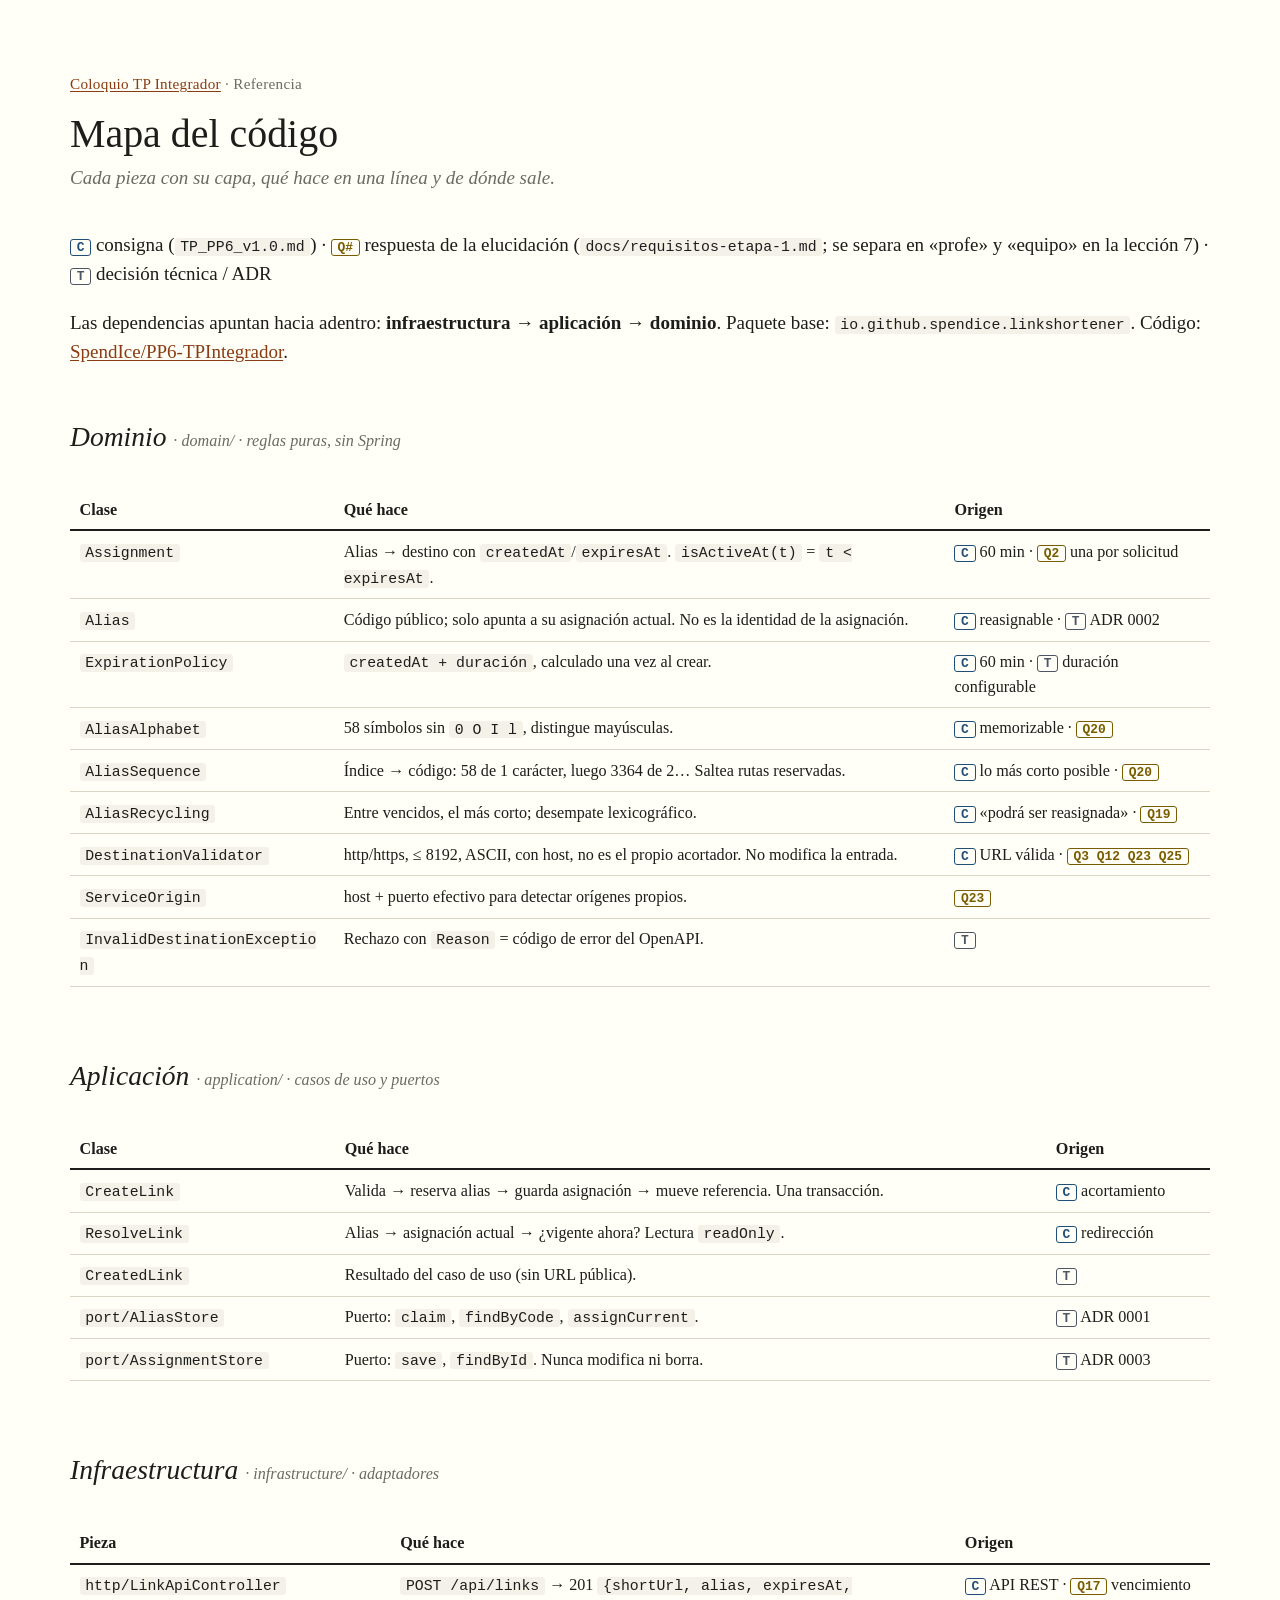
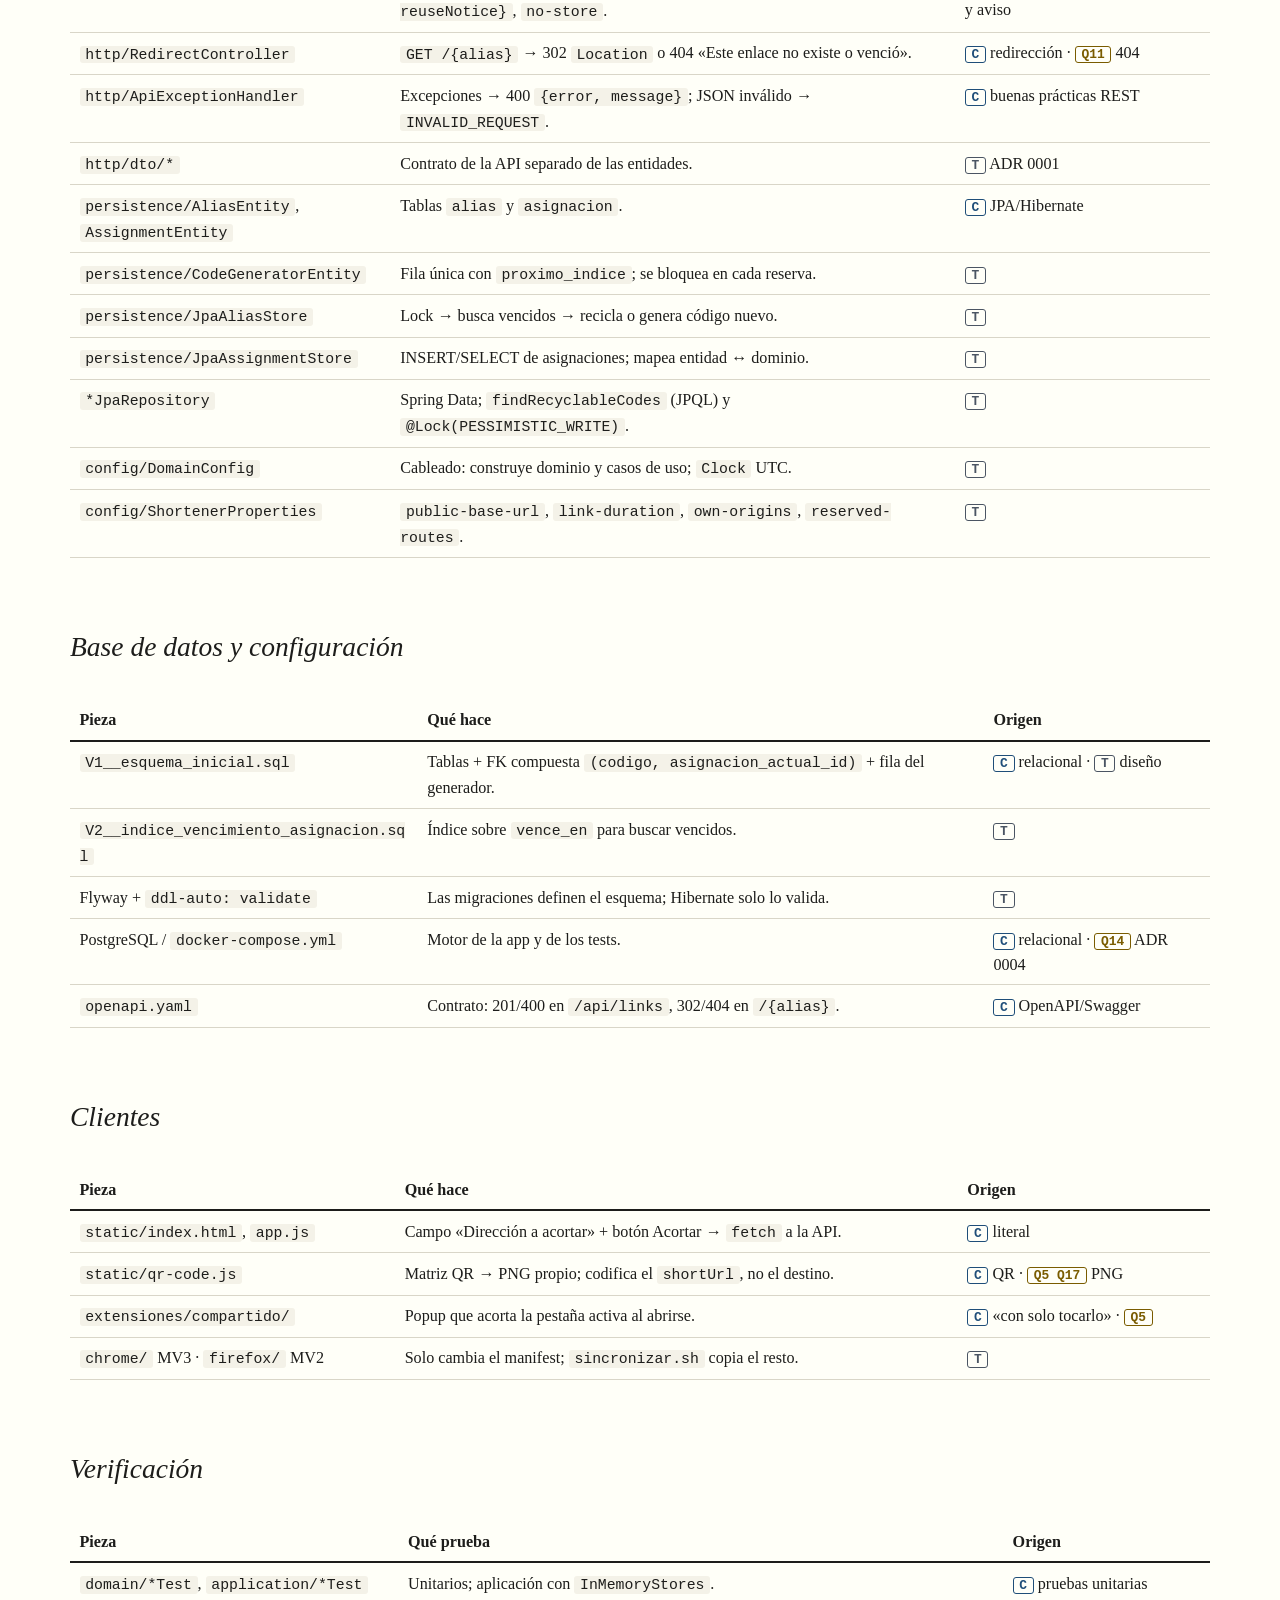
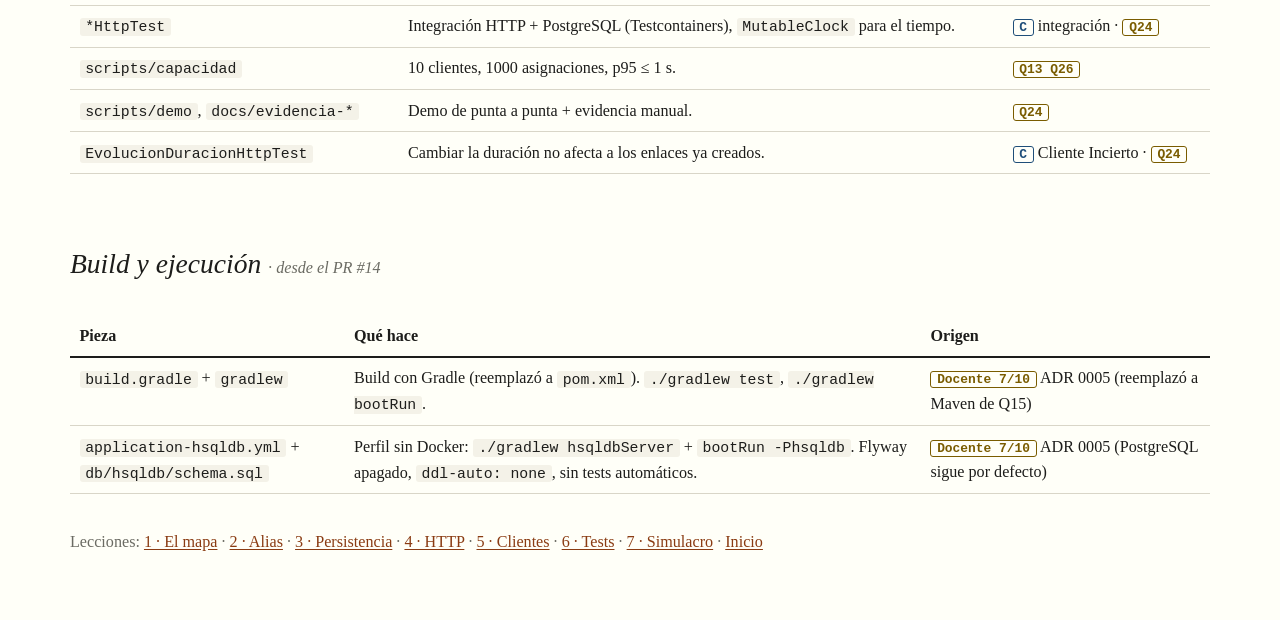
<file: reference/mapa-del-codigo.html>
<!DOCTYPE html>
<html lang="es">
<head>
<meta charset="utf-8">
<meta name="viewport" content="width=device-width, initial-scale=1">
<title>Mapa del código</title>
<link rel="stylesheet" href="../assets/curso.css">
</head>
<body>
<main class="ancho">

<p class="meta"><a href="../index.html">Coloquio TP Integrador</a> · Referencia</p>
<h1>Mapa del código</h1>
<p class="subtitulo">Cada pieza con su capa, qué hace en una línea y de dónde sale.</p>

<p><span class="tag c">C</span> consigna (<code>TP_PP6_v1.0.md</code>) ·
<span class="tag q">Q#</span> respuesta de la elucidación (<code>docs/requisitos-etapa-1.md</code>; se separa en
«profe» y «equipo» en la lección 7) · <span class="tag t">T</span> decisión técnica / ADR</p>

<p>Las dependencias apuntan hacia adentro: <strong>infraestructura → aplicación → dominio</strong>.
Paquete base: <code>io.github.spendice.linkshortener</code>. Código: <a href="https://github.com/SpendIce/PP6-TPIntegrador">SpendIce/PP6-TPIntegrador</a>.</p>

<h2>Dominio <span class="nota">· domain/ · reglas puras, sin Spring</span></h2>
<div class="tabla-scroll"><table>
<tr><th>Clase</th><th>Qué hace</th><th>Origen</th></tr>
<tr><td><code>Assignment</code></td><td>Alias → destino con <code>createdAt</code>/<code>expiresAt</code>. <code>isActiveAt(t)</code> = <code>t &lt; expiresAt</code>.</td><td><span class="tag c">C</span> 60 min · <span class="tag q">Q2</span> una por solicitud</td></tr>
<tr><td><code>Alias</code></td><td>Código público; solo apunta a su asignación actual. No es la identidad de la asignación.</td><td><span class="tag c">C</span> reasignable · <span class="tag t">T</span> ADR 0002</td></tr>
<tr><td><code>ExpirationPolicy</code></td><td><code>createdAt + duración</code>, calculado una vez al crear.</td><td><span class="tag c">C</span> 60 min · <span class="tag t">T</span> duración configurable</td></tr>
<tr><td><code>AliasAlphabet</code></td><td>58 símbolos sin <code>0 O I l</code>, distingue mayúsculas.</td><td><span class="tag c">C</span> memorizable · <span class="tag q">Q20</span></td></tr>
<tr><td><code>AliasSequence</code></td><td>Índice → código: 58 de 1 carácter, luego 3364 de 2… Saltea rutas reservadas.</td><td><span class="tag c">C</span> lo más corto posible · <span class="tag q">Q20</span></td></tr>
<tr><td><code>AliasRecycling</code></td><td>Entre vencidos, el más corto; desempate lexicográfico.</td><td><span class="tag c">C</span> «podrá ser reasignada» · <span class="tag q">Q19</span></td></tr>
<tr><td><code>DestinationValidator</code></td><td>http/https, ≤ 8192, ASCII, con host, no es el propio acortador. No modifica la entrada.</td><td><span class="tag c">C</span> URL válida · <span class="tag q">Q3 Q12 Q23 Q25</span></td></tr>
<tr><td><code>ServiceOrigin</code></td><td>host + puerto efectivo para detectar orígenes propios.</td><td><span class="tag q">Q23</span></td></tr>
<tr><td><code>InvalidDestinationException</code></td><td>Rechazo con <code>Reason</code> = código de error del OpenAPI.</td><td><span class="tag t">T</span></td></tr>
</table></div>

<h2>Aplicación <span class="nota">· application/ · casos de uso y puertos</span></h2>
<div class="tabla-scroll"><table>
<tr><th>Clase</th><th>Qué hace</th><th>Origen</th></tr>
<tr><td><code>CreateLink</code></td><td>Valida → reserva alias → guarda asignación → mueve referencia. Una transacción.</td><td><span class="tag c">C</span> acortamiento</td></tr>
<tr><td><code>ResolveLink</code></td><td>Alias → asignación actual → ¿vigente ahora? Lectura <code>readOnly</code>.</td><td><span class="tag c">C</span> redirección</td></tr>
<tr><td><code>CreatedLink</code></td><td>Resultado del caso de uso (sin URL pública).</td><td><span class="tag t">T</span></td></tr>
<tr><td><code>port/AliasStore</code></td><td>Puerto: <code>claim</code>, <code>findByCode</code>, <code>assignCurrent</code>.</td><td><span class="tag t">T</span> ADR 0001</td></tr>
<tr><td><code>port/AssignmentStore</code></td><td>Puerto: <code>save</code>, <code>findById</code>. Nunca modifica ni borra.</td><td><span class="tag t">T</span> ADR 0003</td></tr>
</table></div>

<h2>Infraestructura <span class="nota">· infrastructure/ · adaptadores</span></h2>
<div class="tabla-scroll"><table>
<tr><th>Pieza</th><th>Qué hace</th><th>Origen</th></tr>
<tr><td><code>http/LinkApiController</code></td><td><code>POST /api/links</code> → 201 <code>{shortUrl, alias, expiresAt, reuseNotice}</code>, <code>no-store</code>.</td><td><span class="tag c">C</span> API REST · <span class="tag q">Q17</span> vencimiento y aviso</td></tr>
<tr><td><code>http/RedirectController</code></td><td><code>GET /{alias}</code> → 302 <code>Location</code> o 404 «Este enlace no existe o venció».</td><td><span class="tag c">C</span> redirección · <span class="tag q">Q11</span> 404</td></tr>
<tr><td><code>http/ApiExceptionHandler</code></td><td>Excepciones → 400 <code>{error, message}</code>; JSON inválido → <code>INVALID_REQUEST</code>.</td><td><span class="tag c">C</span> buenas prácticas REST</td></tr>
<tr><td><code>http/dto/*</code></td><td>Contrato de la API separado de las entidades.</td><td><span class="tag t">T</span> ADR 0001</td></tr>
<tr><td><code>persistence/AliasEntity</code>, <code>AssignmentEntity</code></td><td>Tablas <code>alias</code> y <code>asignacion</code>.</td><td><span class="tag c">C</span> JPA/Hibernate</td></tr>
<tr><td><code>persistence/CodeGeneratorEntity</code></td><td>Fila única con <code>proximo_indice</code>; se bloquea en cada reserva.</td><td><span class="tag t">T</span></td></tr>
<tr><td><code>persistence/JpaAliasStore</code></td><td>Lock → busca vencidos → recicla o genera código nuevo.</td><td><span class="tag t">T</span></td></tr>
<tr><td><code>persistence/JpaAssignmentStore</code></td><td>INSERT/SELECT de asignaciones; mapea entidad ↔ dominio.</td><td><span class="tag t">T</span></td></tr>
<tr><td><code>*JpaRepository</code></td><td>Spring Data; <code>findRecyclableCodes</code> (JPQL) y <code>@Lock(PESSIMISTIC_WRITE)</code>.</td><td><span class="tag t">T</span></td></tr>
<tr><td><code>config/DomainConfig</code></td><td>Cableado: construye dominio y casos de uso; <code>Clock</code> UTC.</td><td><span class="tag t">T</span></td></tr>
<tr><td><code>config/ShortenerProperties</code></td><td><code>public-base-url</code>, <code>link-duration</code>, <code>own-origins</code>, <code>reserved-routes</code>.</td><td><span class="tag t">T</span></td></tr>
</table></div>

<h2>Base de datos y configuración</h2>
<div class="tabla-scroll"><table>
<tr><th>Pieza</th><th>Qué hace</th><th>Origen</th></tr>
<tr><td><code>V1__esquema_inicial.sql</code></td><td>Tablas + FK compuesta <code>(codigo, asignacion_actual_id)</code> + fila del generador.</td><td><span class="tag c">C</span> relacional · <span class="tag t">T</span> diseño</td></tr>
<tr><td><code>V2__indice_vencimiento_asignacion.sql</code></td><td>Índice sobre <code>vence_en</code> para buscar vencidos.</td><td><span class="tag t">T</span></td></tr>
<tr><td>Flyway + <code>ddl-auto: validate</code></td><td>Las migraciones definen el esquema; Hibernate solo lo valida.</td><td><span class="tag t">T</span></td></tr>
<tr><td>PostgreSQL / <code>docker-compose.yml</code></td><td>Motor de la app y de los tests.</td><td><span class="tag c">C</span> relacional · <span class="tag q">Q14</span> ADR 0004</td></tr>
<tr><td><code>openapi.yaml</code></td><td>Contrato: 201/400 en <code>/api/links</code>, 302/404 en <code>/{alias}</code>.</td><td><span class="tag c">C</span> OpenAPI/Swagger</td></tr>
</table></div>

<h2>Clientes</h2>
<div class="tabla-scroll"><table>
<tr><th>Pieza</th><th>Qué hace</th><th>Origen</th></tr>
<tr><td><code>static/index.html</code>, <code>app.js</code></td><td>Campo «Dirección a acortar» + botón Acortar → <code>fetch</code> a la API.</td><td><span class="tag c">C</span> literal</td></tr>
<tr><td><code>static/qr-code.js</code></td><td>Matriz QR → PNG propio; codifica el <code>shortUrl</code>, no el destino.</td><td><span class="tag c">C</span> QR · <span class="tag q">Q5 Q17</span> PNG</td></tr>
<tr><td><code>extensiones/compartido/</code></td><td>Popup que acorta la pestaña activa al abrirse.</td><td><span class="tag c">C</span> «con solo tocarlo» · <span class="tag q">Q5</span></td></tr>
<tr><td><code>chrome/</code> MV3 · <code>firefox/</code> MV2</td><td>Solo cambia el manifest; <code>sincronizar.sh</code> copia el resto.</td><td><span class="tag t">T</span></td></tr>
</table></div>

<h2>Verificación</h2>
<div class="tabla-scroll"><table>
<tr><th>Pieza</th><th>Qué prueba</th><th>Origen</th></tr>
<tr><td><code>domain/*Test</code>, <code>application/*Test</code></td><td>Unitarios; aplicación con <code>InMemoryStores</code>.</td><td><span class="tag c">C</span> pruebas unitarias</td></tr>
<tr><td><code>*HttpTest</code></td><td>Integración HTTP + PostgreSQL (Testcontainers), <code>MutableClock</code> para el tiempo.</td><td><span class="tag c">C</span> integración · <span class="tag q">Q24</span></td></tr>
<tr><td><code>scripts/capacidad</code></td><td>10 clientes, 1000 asignaciones, p95 ≤ 1 s.</td><td><span class="tag q">Q13 Q26</span></td></tr>
<tr><td><code>scripts/demo</code>, <code>docs/evidencia-*</code></td><td>Demo de punta a punta + evidencia manual.</td><td><span class="tag q">Q24</span></td></tr>
<tr><td><code>EvolucionDuracionHttpTest</code></td><td>Cambiar la duración no afecta a los enlaces ya creados.</td><td><span class="tag c">C</span> Cliente Incierto · <span class="tag q">Q24</span></td></tr>
</table></div>

<h2>Build y ejecución <span class="nota">· desde el PR #14</span></h2>
<div class="tabla-scroll"><table>
<tr><th>Pieza</th><th>Qué hace</th><th>Origen</th></tr>
<tr><td><code>build.gradle</code> + <code>gradlew</code></td><td>Build con Gradle (reemplazó a <code>pom.xml</code>). <code>./gradlew test</code>, <code>./gradlew bootRun</code>.</td><td><span class="tag q">Docente 7/10</span> ADR 0005 (reemplazó a Maven de Q15)</td></tr>
<tr><td><code>application-hsqldb.yml</code> + <code>db/hsqldb/schema.sql</code></td><td>Perfil sin Docker: <code>./gradlew hsqldbServer</code> + <code>bootRun -Phsqldb</code>. Flyway apagado, <code>ddl-auto: none</code>, sin tests automáticos.</td><td><span class="tag q">Docente 7/10</span> ADR 0005 (PostgreSQL sigue por defecto)</td></tr>
</table></div>

<p class="nota">Lecciones:
<a href="../lessons/0001-el-mapa-capas-y-recorridos.html">1 · El mapa</a> ·
<a href="../lessons/0002-alias-secuencia-reciclaje-vencimiento.html">2 · Alias</a> ·
<a href="../lessons/0003-persistencia-y-concurrencia.html">3 · Persistencia</a> ·
<a href="../lessons/0004-http-y-contrato.html">4 · HTTP</a> ·
<a href="../lessons/0005-clientes-web-extensiones-qr.html">5 · Clientes</a> ·
<a href="../lessons/0006-tests-y-evidencia.html">6 · Tests</a> ·
<a href="../lessons/0007-trazabilidad-y-simulacro.html">7 · Simulacro</a> ·
<a href="../index.html">Inicio</a></p>
</main>
</body>
</html>
</file>
<file: assets/curso.css>
/* Hoja compartida del curso: todas las lecciones y referencias la enlazan. */
:root {
  --bg: #fffff8;
  --fg: #1d1d1b;
  --muted: #6b6b63;
  --rule: #d9d6c8;
  --panel: #f4f2e8;
  --accent: #8a3b12;
  --ok: #2f6b2f;
  --ok-bg: #e5f1e0;
  --bad: #9b2226;
  --bad-bg: #f7e1df;
  --tag-c: #1f4e79;
  --tag-q: #7a5c00;
  --tag-t: #4b5563;
  --serif: "Iowan Old Style", "Palatino Linotype", Palatino, "Book Antiqua", Georgia, serif;
  --mono: "JetBrains Mono", "Fira Code", ui-monospace, Menlo, Consolas, monospace;
}
@media (prefers-color-scheme: dark) {
  :root:not([data-theme="light"]) {
    --bg: #161614;
    --fg: #e8e6dc;
    --muted: #a19f93;
    --rule: #3a3933;
    --panel: #22211d;
    --accent: #e0915c;
    --ok: #9fd39a;
    --ok-bg: #1f3320;
    --bad: #f0a3a3;
    --bad-bg: #3a1f1f;
    --tag-c: #8ab8e6;
    --tag-q: #e3c46a;
    --tag-t: #b8bec8;
  }
}

* { box-sizing: border-box; }
html { font-size: 19px; }
body {
  margin: 0;
  padding: 3rem 16px 5rem;
  background: var(--bg);
  color: var(--fg);
  font-family: var(--serif);
  line-height: 1.55;
}
main { max-width: 42rem; margin: 0 auto; }
main.ancho { max-width: 60rem; }

h1 { font-weight: 400; font-size: 2.1rem; line-height: 1.15; margin: 0 0 .3rem; }
h2 { font-weight: 400; font-style: italic; font-size: 1.45rem; margin: 2.6rem 0 .6rem; }
h3 { font-weight: 600; font-size: 1.05rem; margin: 1.6rem 0 .4rem; }
p, li { hyphens: auto; }
.subtitulo { color: var(--muted); font-style: italic; margin: 0 0 2rem; }
.meta { font-size: .8rem; color: var(--muted); letter-spacing: .02em; }
a { color: var(--accent); text-underline-offset: 2px; }
hr { border: 0; border-top: 1px solid var(--rule); margin: 2.5rem 0; }

code, pre, kbd { font-family: var(--mono); font-size: .78rem; }
code { background: var(--panel); padding: .05rem .3rem; border-radius: 3px; overflow-wrap: anywhere; }
pre {
  background: var(--panel);
  padding: .9rem 1rem;
  border-left: 3px solid var(--rule);
  overflow-x: auto;
  line-height: 1.45;
}
pre code { background: none; padding: 0; overflow-wrap: normal; }

.victoria {
  border: 1px solid var(--rule);
  border-left: 4px solid var(--accent);
  padding: .7rem 1rem;
  background: var(--panel);
}
/* Recuadro «Control de la IA»: qué verificar en cada parte y con qué evidencia. */
.control {
  border: 1px dashed var(--accent);
  border-radius: 6px;
  padding: .7rem 1rem .5rem;
  margin: 1.2rem 0;
  font-size: .9rem;
}
.control > strong:first-child { color: var(--accent); display: block; margin-bottom: .3rem; }
.control ul { margin: .3rem 0; padding-left: 1.2rem; }
.analogia { font-style: italic; color: var(--muted); border-left: 2px solid var(--rule); padding-left: 1rem; }
.nota { font-size: .85rem; color: var(--muted); }

/* Etiquetas de origen: consigna, respuesta Q, decisión técnica. */
.tag { font-family: var(--mono); font-size: .68rem; font-weight: 700; padding: 0 .3rem; border-radius: 3px; border: 1px solid currentColor; white-space: nowrap; }
.tag.c { color: var(--tag-c); }
.tag.q { color: var(--tag-q); }
.tag.t { color: var(--tag-t); }

/* Diagrama de capas anidadas. */
.capas { margin: 1.4rem 0; font-family: var(--mono); font-size: .74rem; }
.capa { border: 1.5px solid var(--rule); border-radius: 8px; padding: .7rem .8rem .8rem; background: var(--bg); }
.capa > .nombre { font-family: var(--serif); font-size: .95rem; font-style: italic; color: var(--accent); display: block; margin-bottom: .4rem; }
.capa > .clases { color: var(--muted); display: block; margin-bottom: .6rem; }
.capa.infra { background: var(--panel); }

/* Tablas. */
table { border-collapse: collapse; width: 100%; font-size: .85rem; margin: 1rem 0; }
th, td { text-align: left; vertical-align: top; padding: .4rem .5rem; border-bottom: 1px solid var(--rule); }
th { font-weight: 600; border-bottom: 2px solid var(--fg); }
.tabla-scroll { overflow-x: auto; }

/* Ejercicios (quiz.js, ordenar.js, oral.js). */
.ejercicio { border: 1px solid var(--rule); border-radius: 6px; padding: 1rem 1.1rem; margin: 1.2rem 0; }
.ejercicio .pregunta { margin-top: 0; font-weight: 600; }
.opciones { display: grid; gap: .45rem; }
button, .boton {
  font: inherit; font-size: .9rem; color: var(--fg); background: var(--bg);
  border: 1px solid var(--rule); border-radius: 5px; padding: .45rem .7rem;
  text-align: left; cursor: pointer;
}
button:hover:not(:disabled) { border-color: var(--accent); }
button:disabled { cursor: default; }
button.correcta { background: var(--ok-bg); border-color: var(--ok); color: var(--ok); }
button.incorrecta { background: var(--bad-bg); border-color: var(--bad); color: var(--bad); }
.devolucion { margin: .7rem 0 0; font-size: .88rem; }
.devolucion[hidden] { display: none; }
.marcador { font-family: var(--mono); font-size: .8rem; color: var(--muted); text-align: right; }

.ordenar-lista { list-style: none; padding: 0; margin: 0 0 .7rem; display: grid; gap: .35rem; }
.ordenar-lista li { display: flex; gap: .5rem; align-items: center; border: 1px solid var(--rule); border-radius: 5px; padding: .35rem .5rem; background: var(--bg); font-size: .88rem; }
.ordenar-lista li.ok { border-color: var(--ok); background: var(--ok-bg); }
.ordenar-lista li.mal { border-color: var(--bad); background: var(--bad-bg); }
.ordenar-lista .mover { padding: .1rem .45rem; font-size: .8rem; }
.ordenar-lista .texto { flex: 1; }

.oral .reloj { font-family: var(--mono); font-size: 1.6rem; margin: .4rem 0; }
details { margin: .8rem 0; }
summary { cursor: pointer; color: var(--accent); }

@media (max-width: 600px) {
  html { font-size: 17px; }
  body { padding-top: 1.5rem; }
  h1 { font-size: 1.7rem; }
}
@media print {
  body { background: #fff; color: #000; padding: 0; }
  .ejercicio button, .no-imprimir { display: none; }
  a { color: #000; }
  pre { border-left-color: #999; }
}
</file>
